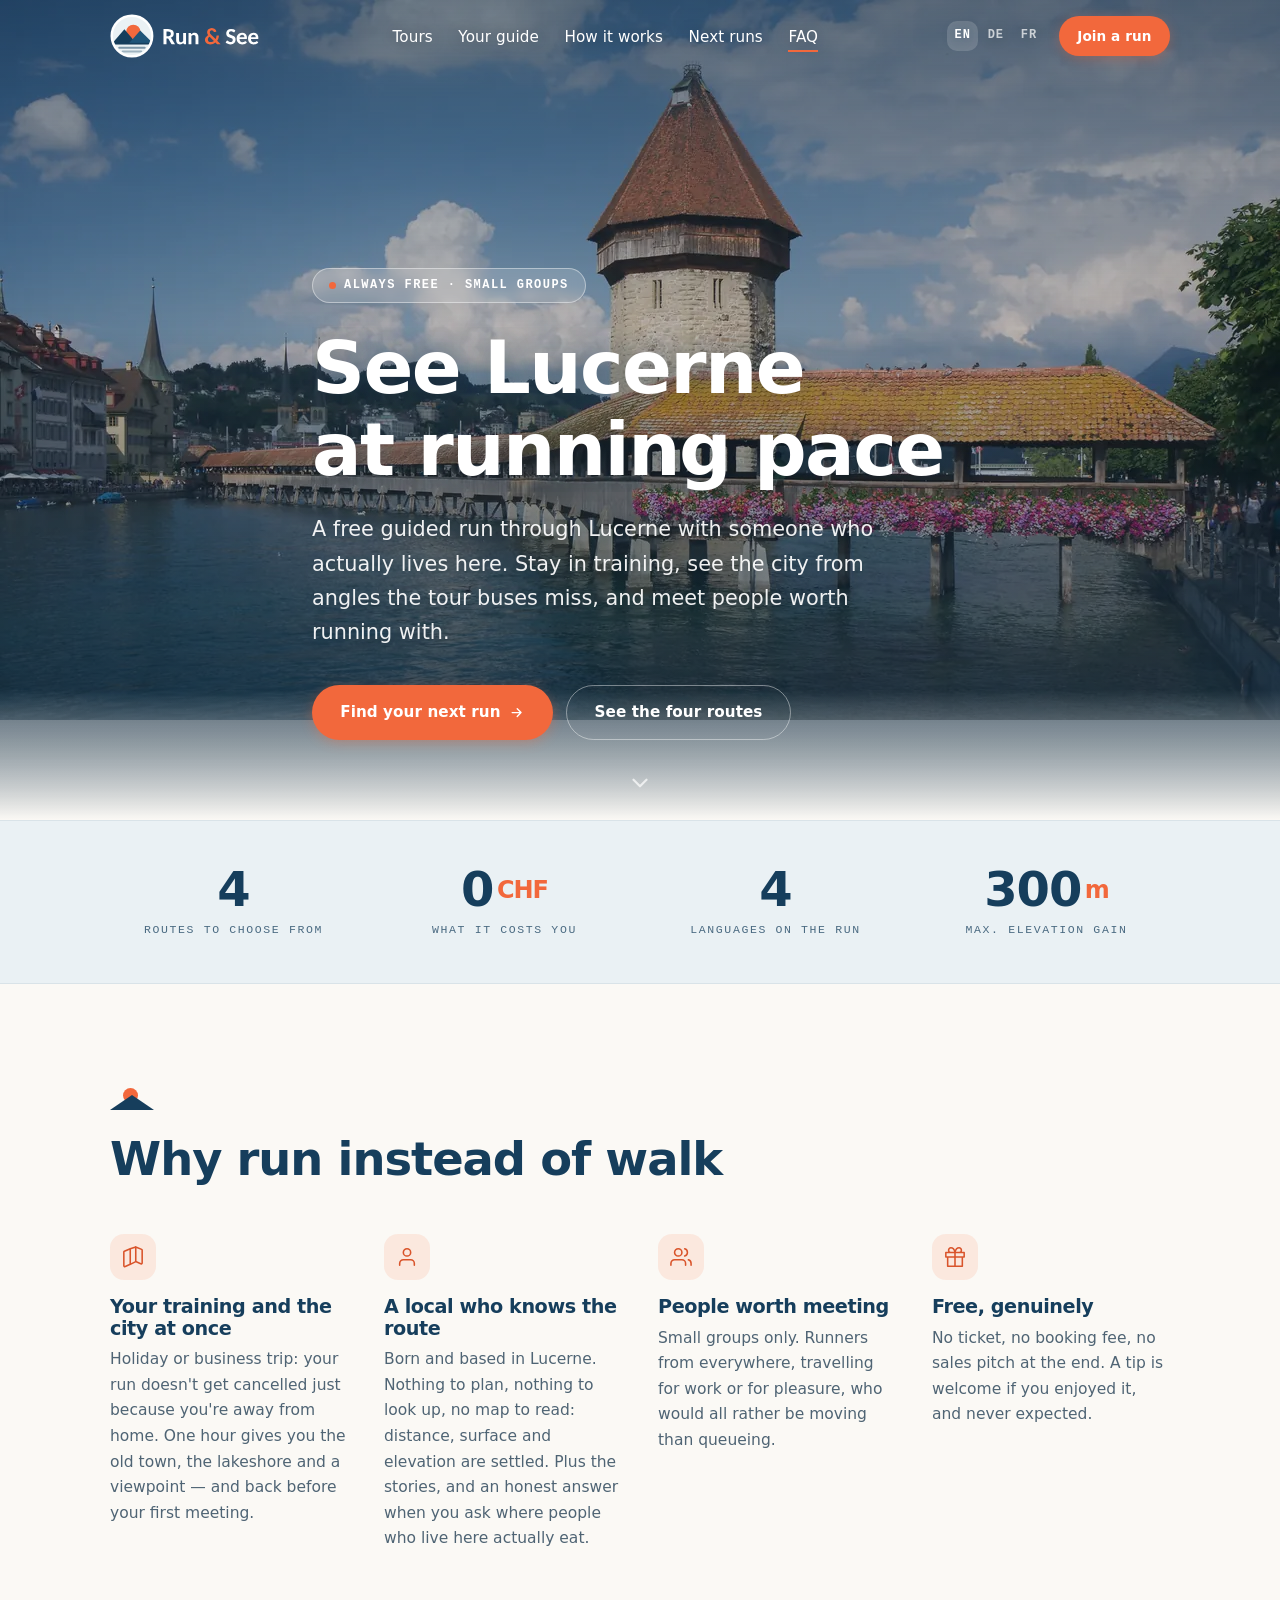
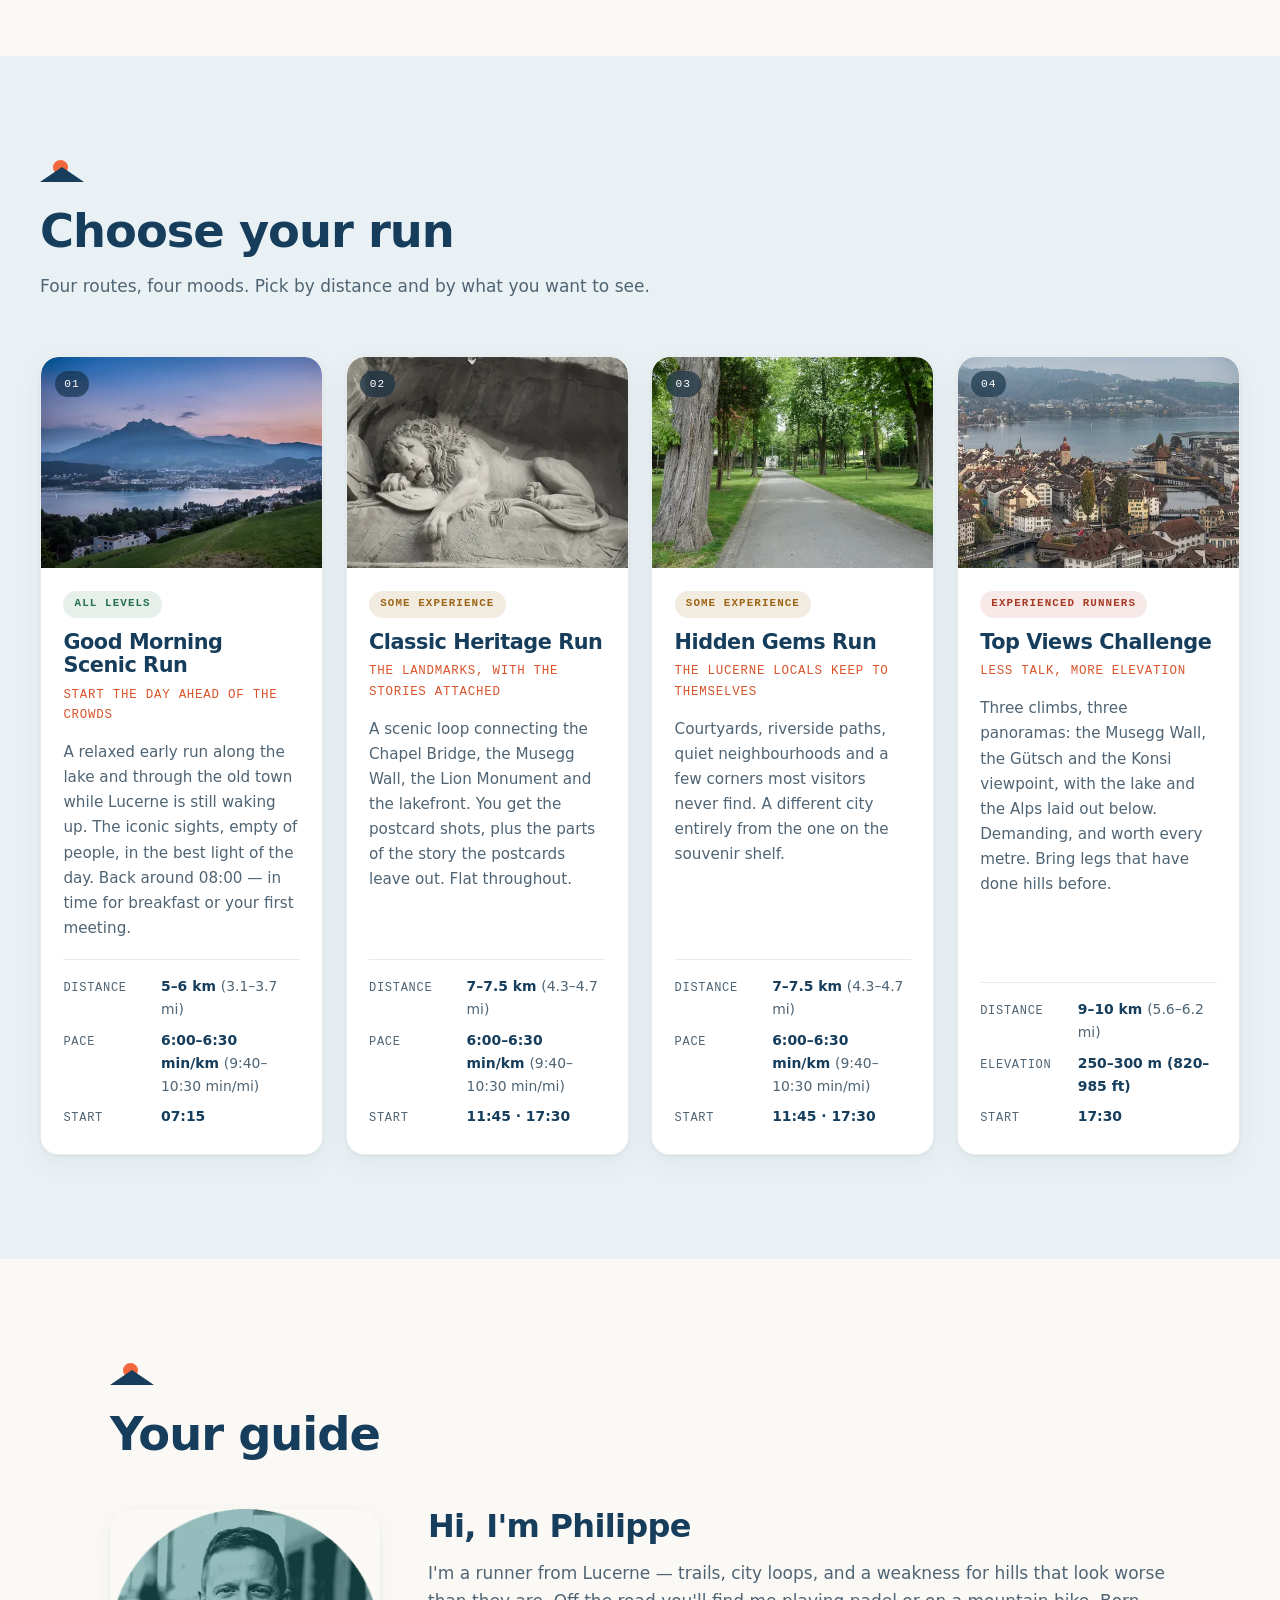
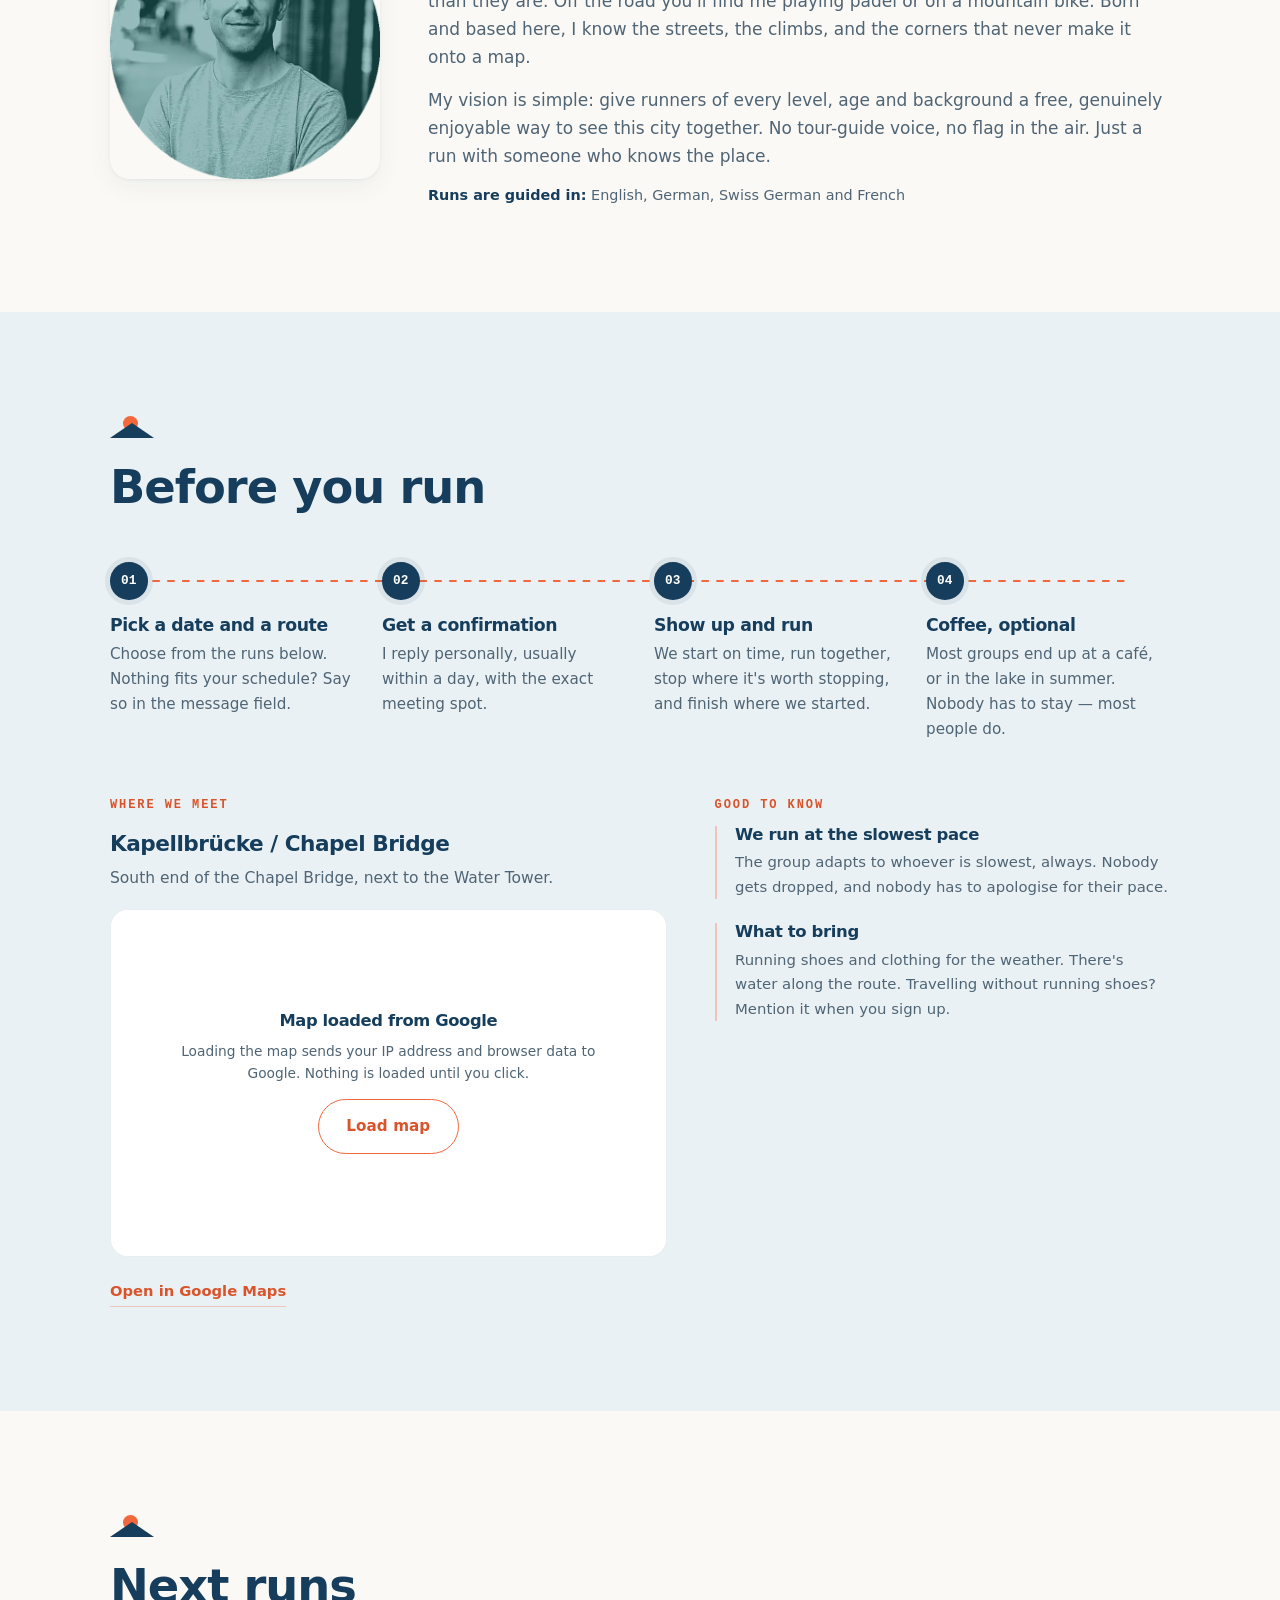
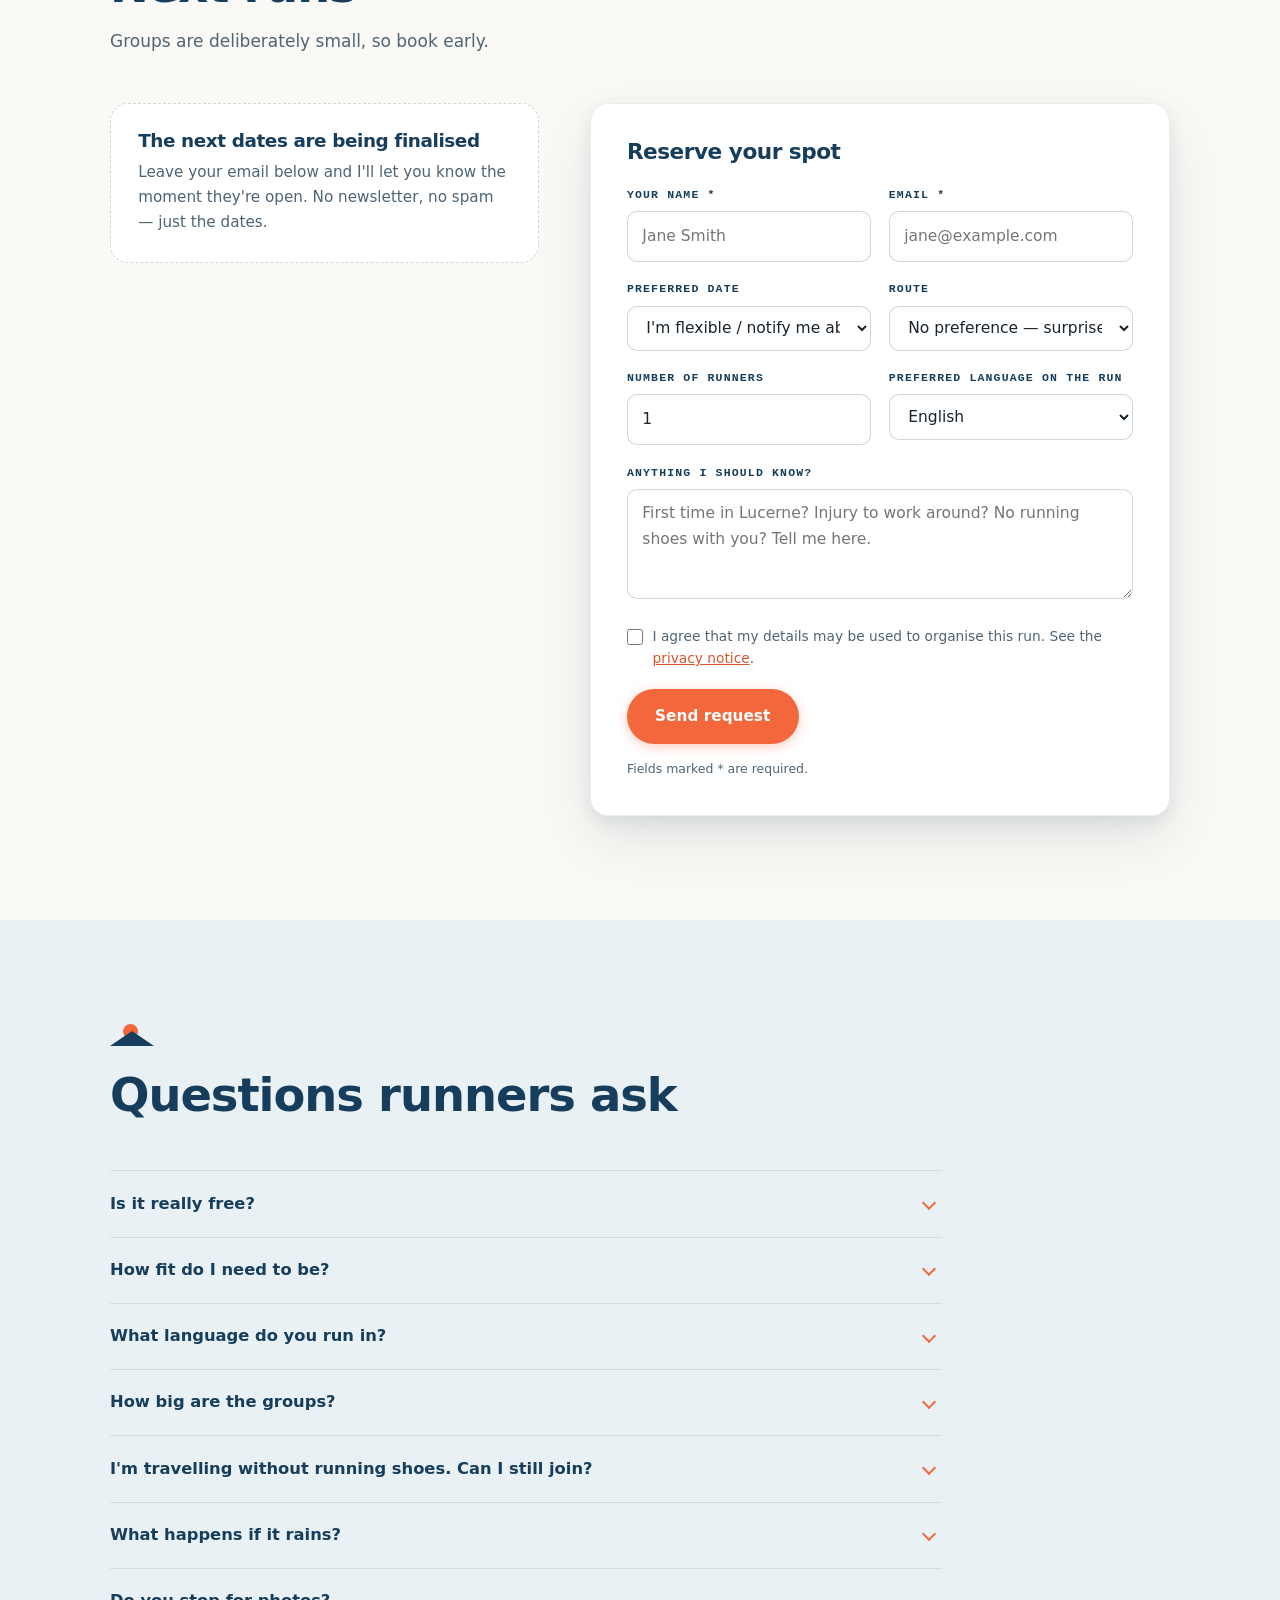
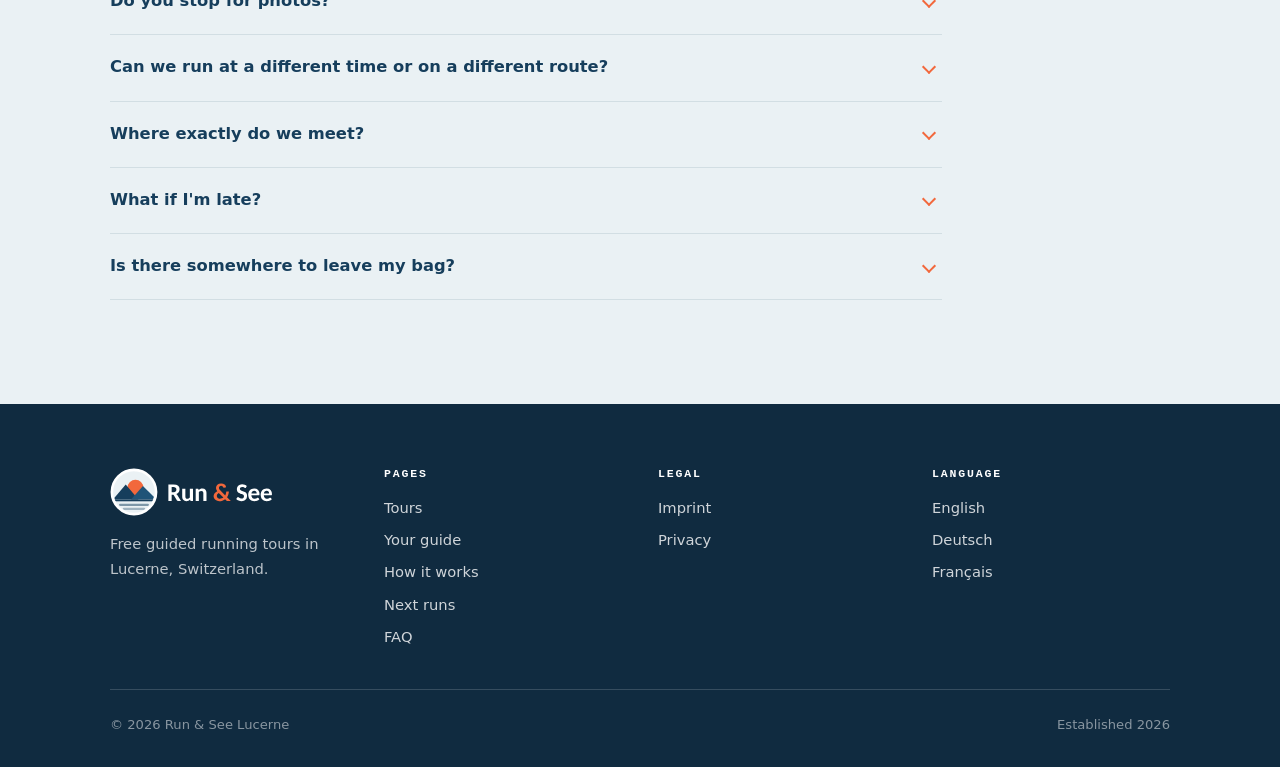
<file: index.html>
<!DOCTYPE html>
<html lang="en">
<head>
  <meta charset="utf-8" />
  <meta name="viewport" content="width=device-width, initial-scale=1" />
  <title>Free Running Tours in Lucerne | Run &amp; See</title>
  <meta name="description" content="Join a free guided running tour in Lucerne, Switzerland. Small groups, four routes, a local guide, no fee. Guided in English, German, Swiss German and French. All levels welcome." />
  <meta name="robots" content="index, follow, max-image-preview:large" />

  <link rel="canonical" href="https://www.runandsee.ch/" />
  <link rel="alternate" hreflang="en" href="https://www.runandsee.ch/" />
  <link rel="alternate" hreflang="de" href="https://www.runandsee.ch/de/" />
  <link rel="alternate" hreflang="fr" href="https://www.runandsee.ch/fr/" />
  <link rel="alternate" hreflang="x-default" href="https://www.runandsee.ch/" />

  <meta property="og:type" content="website" />
  <meta property="og:site_name" content="Run &amp; See Lucerne" />
  <meta property="og:locale" content="en_CH" />
  <meta property="og:url" content="https://www.runandsee.ch/" />
  <meta property="og:title" content="Free Running Tours in Lucerne | Run &amp; See" />
  <meta property="og:description" content="Join a free guided running tour in Lucerne, Switzerland. Small groups, four routes, a local guide, no fee. Guided in English, German, Swiss German and French. All levels welcome." />
  <meta property="og:image" content="https://www.runandsee.ch/assets/images/hero/luzern-kapellbruecke.jpg" />
  <meta property="og:image:width" content="1920" />
  <meta property="og:image:height" content="1080" />
  <meta property="og:image:alt" content="The Chapel Bridge and Water Tower over the river Reuss in Lucerne, with the Alps behind" />
  <meta name="twitter:card" content="summary_large_image" />
  <meta name="twitter:image" content="https://www.runandsee.ch/assets/images/hero/luzern-kapellbruecke.jpg" />
  <meta name="twitter:image:alt" content="The Chapel Bridge and Water Tower over the river Reuss in Lucerne, with the Alps behind" />

  <meta name="author" content="Run &amp; See Lucerne" />
  <meta name="geo.region" content="CH-LU" />
  <meta name="geo.placename" content="Luzern" />
  <meta name="geo.position" content="47.05174;8.30772" />
  <meta name="ICBM" content="47.05174, 8.30772" />
  <link rel="preload" as="image" fetchpriority="high"
        href="assets/images/hero/luzern-kapellbruecke.webp"
        imagesrcset="assets/images/hero/luzern-kapellbruecke-800.webp 800w, assets/images/hero/luzern-kapellbruecke-1280.webp 1280w, assets/images/hero/luzern-kapellbruecke.webp 1920w"
        imagesizes="100vw" type="image/webp" />

  <link rel="icon" type="image/svg+xml" href="assets/logos/horizont-mark.svg" />
  <meta name="theme-color" content="#163e5c" />

  <style>
/* ==========================================================================
   Run & See Lucerne — Basis-Stylesheet (Struktur, Layout, Komponenten)
   Enthält KEINE Farbwerte und keine Schriftnamen. Alles über Custom
   Properties, die das jeweilige Theme in src/themes/<name>.css setzt.
   build.py fügt Theme + Basis zusammen und bettet das Ergebnis ein.
   ========================================================================== */

*, *::before, *::after { box-sizing: border-box; }
* { margin: 0; padding: 0; }

html {
  scroll-behavior: smooth;
  scroll-padding-top: calc(var(--nav-h) + 12px);
  -webkit-text-size-adjust: 100%;
}

body {
  font-family: var(--font-body);
  background: var(--bg);
  color: var(--ink);
  line-height: 1.65;
  font-size: 1.0625rem;
  -webkit-font-smoothing: antialiased;
  overflow-x: hidden;
}

img, picture, svg, iframe { display: block; max-width: 100%; }
img { height: auto; }

h1, h2, h3, h4 {
  font-family: var(--font-display);
  color: var(--heading);
  line-height: var(--h-leading);
  font-weight: var(--h-weight);
  letter-spacing: var(--h-tracking);
  text-transform: var(--h-transform);
}

a { color: var(--link); }

:focus-visible {
  outline: 3px solid var(--focus);
  outline-offset: 3px;
  border-radius: 3px;
}

.wrap {
  width: 100%;
  max-width: var(--wrap);
  margin-inline: auto;
  padding-inline: clamp(1.25rem, 5vw, 2.5rem);
}

section { padding-block: var(--section-pad); position: relative; }
section.alt { background: var(--surface-alt); }
#hero { padding: 0; }

.section-head { max-width: 46rem; margin-bottom: clamp(2rem, 4vw, 3rem); }
.section-head h2 { font-size: var(--h2-size); }
.section-head p { margin-top: 0.9rem; color: var(--ink-soft); font-size: 1.0625rem; }

.rule { width: var(--rule-w); height: var(--rule-h); background: var(--accent); margin-bottom: 1.35rem; }

.eyebrow {
  font-family: var(--font-mono);
  font-size: 0.75rem;
  letter-spacing: 0.18em;
  text-transform: uppercase;
  font-weight: 600;
  color: var(--accent-ink);
  margin-bottom: 0.55rem;
}

/* ── Skip link ─────────────────────────────────────────────────────────── */
.skip-link {
  position: absolute; left: -9999px; top: 0; z-index: 2000;
  background: var(--heading); color: var(--on-dark);
  padding: 0.75rem 1.25rem; text-decoration: none;
}
.skip-link:focus { left: 0; }

/* ── Buttons ───────────────────────────────────────────────────────────── */
.btn {
  display: inline-flex; align-items: center; justify-content: center; gap: 0.55rem;
  font: inherit;
  font-family: var(--font-ui);
  font-weight: var(--btn-weight);
  font-size: var(--btn-size);
  letter-spacing: var(--btn-tracking);
  text-transform: var(--btn-transform);
  padding: var(--btn-pad);
  border-radius: var(--btn-radius);
  border: var(--btn-border) solid transparent;
  text-decoration: none; cursor: pointer;
  transition: transform 0.18s ease, background 0.2s ease, color 0.2s ease,
              box-shadow 0.2s ease, border-color 0.2s ease;
}
.btn svg { width: 1em; height: 1em; transition: transform 0.22s ease; }
.btn:hover svg { transform: translateX(3px); }
.btn:hover { transform: translateY(-2px); }
.btn:active { transform: translateY(0); }

.btn-primary { background: var(--accent); color: var(--on-accent); box-shadow: var(--shadow-btn); }
.btn-primary:hover { background: var(--accent-hover); }
.btn-primary:disabled { opacity: 0.6; cursor: progress; transform: none; }

.btn-ghost { background: transparent; color: var(--on-dark); border-color: var(--on-dark-line); }
.btn-ghost:hover { background: var(--on-dark-wash); }

.btn-outline { background: transparent; color: var(--accent-ink); border-color: var(--accent); }
.btn-outline:hover { background: var(--accent-tint); }

/* ── Navbar ────────────────────────────────────────────────────────────── */
#navbar {
  position: fixed; inset: 0 0 auto 0; z-index: 1000; height: var(--nav-h);
  display: flex; align-items: center;
  transition: background 0.25s ease, box-shadow 0.25s ease, height 0.25s ease;
}
#navbar .wrap { display: flex; align-items: center; justify-content: space-between; gap: 1rem; }
#navbar.scrolled {
  background: var(--nav-bg-scrolled);
  backdrop-filter: blur(12px);
  box-shadow: var(--nav-shadow);
}

.nav-logo { display: flex; align-items: center; text-decoration: none; flex-shrink: 0; }
.nav-logo img { height: var(--logo-h); width: auto; }
.logo-dark { display: none; }
#navbar.scrolled .logo-light { display: none; }
#navbar.scrolled .logo-dark { display: block; }

.nav-links { display: flex; align-items: center; gap: 1.6rem; list-style: none; }
.nav-links a {
  position: relative;
  font-family: var(--font-ui);
  color: var(--on-dark); text-decoration: none;
  font-size: var(--nav-size); font-weight: 500;
  letter-spacing: var(--nav-tracking); text-transform: var(--nav-transform);
  padding-block: 0.4rem;
  text-shadow: var(--on-image-shadow);
}
.nav-links a::after {
  content: ""; position: absolute; left: 0; right: 0; bottom: 0;
  height: 2px; background: var(--accent);
  transform: scaleX(0); transform-origin: left;
  transition: transform 0.25s ease;
}
.nav-links a:hover::after, .nav-links a.active::after { transform: scaleX(1); }
#navbar.scrolled .nav-links a { color: var(--ink); text-shadow: none; }

.nav-right { display: flex; align-items: center; gap: 0.9rem; flex-shrink: 0; }

.lang-switch { display: flex; align-items: center; gap: 0.15rem; }
.lang-switch a {
  font-family: var(--font-mono);
  font-size: 0.75rem; font-weight: 600; letter-spacing: 0.08em;
  text-decoration: none; color: var(--on-dark); opacity: 0.7;
  padding: 0.3rem 0.45rem; border-radius: var(--radius-sm);
  text-shadow: var(--on-image-shadow);
  transition: opacity 0.2s ease, background 0.2s ease;
}
#navbar.scrolled .lang-switch a { color: var(--ink); text-shadow: none; }
.lang-switch a:hover { opacity: 1; }
.lang-switch a[aria-current="true"] { opacity: 1; background: var(--on-dark-wash); }
#navbar.scrolled .lang-switch a[aria-current="true"] { background: var(--accent-tint); color: var(--accent-ink); }

.nav-cta { display: none; }

.hamburger {
  display: none; background: none; border: 0; cursor: pointer;
  width: 42px; height: 42px; padding: 9px; border-radius: var(--radius-sm);
}
.hamburger span {
  display: block; height: 2px; background: var(--on-dark); border-radius: 2px;
  transition: transform 0.25s ease, opacity 0.2s ease, background 0.25s ease;
}
.hamburger span + span { margin-top: 5px; }
#navbar.scrolled .hamburger span { background: var(--ink); }
.hamburger[aria-expanded="true"] span:nth-child(1) { transform: translateY(7px) rotate(45deg); }
.hamburger[aria-expanded="true"] span:nth-child(2) { opacity: 0; }
.hamburger[aria-expanded="true"] span:nth-child(3) { transform: translateY(-7px) rotate(-45deg); }

@media (min-width: 981px) {
  .nav-cta { display: inline-flex; padding: 0.5rem 1.1rem; font-size: 0.85rem; }
}
@media (max-width: 980px) {
  .hamburger { display: block; }
  .nav-links {
    position: fixed; inset: var(--nav-h) 0 auto 0;
    flex-direction: column; align-items: stretch; gap: 0;
    background: var(--surface); border-bottom: 1px solid var(--line);
    box-shadow: var(--shadow-md);
    padding: 0.5rem 0 1rem;
    /* visibility zusätzlich, damit nichts hervorlugt und die Links im
       geschlossenen Zustand nicht per Tab erreichbar sind */
    transform: translateY(-101%); visibility: hidden;
    transition: transform 0.3s cubic-bezier(0.4, 0, 0.2, 1), visibility 0s linear 0.3s;
  }
  .nav-links.open { transform: translateY(0); visibility: visible; transition-delay: 0s, 0s; }
  .nav-links a {
    display: block;                     /* volle Zeilenbreite statt Textbreite */
    color: var(--ink) !important; text-shadow: none;
    padding: 0.9rem clamp(1.25rem, 5vw, 2.5rem);
    border-bottom: 1px solid var(--line);
  }
  .nav-links li:last-child a { border-bottom: 0; }
  .nav-links a::after { display: none; }
  /* Solange das Menü offen ist, braucht die Leiste einen deckenden Grund */
  #navbar.menu-open { background: var(--surface); box-shadow: var(--nav-shadow); }
  #navbar.menu-open .nav-logo .logo-light { display: none; }
  #navbar.menu-open .nav-logo .logo-dark { display: block; }
  #navbar.menu-open .lang-switch a { color: var(--ink); text-shadow: none; }
  #navbar.menu-open .hamburger span { background: var(--ink); }
}

/* ── Hero ──────────────────────────────────────────────────────────────── */
#hero {
  position: relative; min-height: min(92svh, 820px);
  display: flex; align-items: flex-end;
  color: var(--on-dark); isolation: isolate; overflow: hidden;
}
.hero-media { position: absolute; inset: 0; z-index: -2; }
.hero-media img { width: 100%; height: 100%; object-fit: cover; object-position: center 45%; }
.hero-media::after { content: ""; position: absolute; inset: 0; background: var(--hero-scrim); }
.hero-inner { padding-block: clamp(6rem, 14vw, 8rem) clamp(3.5rem, 8vw, 5rem); max-width: 46rem; position: relative; }

.hero-badge {
  display: inline-flex; align-items: center; gap: 0.5rem;
  font-family: var(--font-mono);
  background: var(--on-dark-wash); border: 1px solid var(--on-dark-line);
  backdrop-filter: blur(6px);
  padding: 0.4rem 1rem; border-radius: var(--badge-radius);
  font-size: 0.75rem; font-weight: 600; letter-spacing: 0.12em; text-transform: uppercase;
  margin-bottom: 1.5rem;
}
.hero-badge .dot {
  width: 7px; height: 7px; border-radius: 50%; background: var(--accent);
  animation: pulse 2.4s ease-in-out infinite;
}
@keyframes pulse { 0%, 100% { opacity: 1; transform: scale(1); } 50% { opacity: 0.45; transform: scale(0.8); } }

#hero h1 { color: var(--on-dark); font-size: var(--h1-size); text-shadow: var(--on-image-shadow-lg); }
#hero h1 .line { display: block; overflow: hidden; }
#hero h1 .line > span { display: block; }
.hero-lead {
  margin-top: 1.3rem; font-size: clamp(1.05rem, 2.2vw, 1.3rem);
  color: var(--on-dark-soft); text-shadow: var(--on-image-shadow); max-width: 38rem;
}
.hero-actions { margin-top: 2.2rem; display: flex; flex-wrap: wrap; gap: 0.85rem; }
.hero-cue {
  position: absolute; left: 50%; bottom: 1.5rem; translate: -50% 0;
  width: 26px; height: 26px; opacity: 0.7;
  animation: cue 2.6s ease-in-out infinite;
}
.hero-cue svg { width: 100%; height: 100%; stroke: var(--on-dark); }
@keyframes cue { 0%, 100% { transform: translateY(0); } 50% { transform: translateY(7px); } }

/* ── Kennzahlenband ────────────────────────────────────────────────────── */
.stats { background: var(--stats-bg); color: var(--stats-ink); padding-block: clamp(2rem, 4vw, 2.75rem); }
.stats-grid { display: grid; gap: 1.5rem; grid-template-columns: repeat(auto-fit, minmax(140px, 1fr)); text-align: center; }
.stat b {
  display: block; font-family: var(--font-display);
  font-size: clamp(2rem, 5vw, 3rem); line-height: 1;
  font-weight: var(--h-weight); letter-spacing: var(--h-tracking);
  color: var(--stats-num);
}
.stat > span {
  display: block; margin-top: 0.45rem; font-family: var(--font-mono);
  font-size: 0.72rem; letter-spacing: 0.14em; text-transform: uppercase; opacity: 0.75;
}
.stat b .unit { font-size: 0.5em; margin-left: 0.15em; vertical-align: 0.35em; }

/* ── Value props ───────────────────────────────────────────────────────── */
.value-grid { display: grid; gap: clamp(1.5rem, 3vw, 2.25rem); grid-template-columns: repeat(auto-fit, minmax(230px, 1fr)); }
.value-item h3 { font-size: 1.2rem; margin-bottom: 0.5rem; }
.value-item p { color: var(--ink-soft); font-size: 0.97rem; }
.value-icon {
  width: 46px; height: 46px; border-radius: var(--icon-radius);
  background: var(--accent-tint); color: var(--accent-ink);
  display: grid; place-items: center; margin-bottom: 1rem;
  transition: transform 0.25s ease, background 0.25s ease;
}
.value-item:hover .value-icon { transform: translateY(-3px); background: var(--accent); color: var(--on-accent); }
.value-icon svg { width: 22px; height: 22px; }

/* ── Touren-Karussell ──────────────────────────────────────────────────── */
.carousel { position: relative; }
.carousel-track {
  display: grid; grid-auto-flow: column;
  /* feste Spaltenbreite, damit die Karten NICHT zusammenschrumpfen —
     nur so entsteht überhaupt ein scrollbares Karussell.
     Die Werte sind so gewählt, dass die nächste Karte immer angeschnitten
     sichtbar bleibt — sonst wirkt das Karussell wie eine vollständige Liste. */
  grid-auto-columns: min(82%, 330px);
  gap: 1.5rem;
  overflow-x: auto; overscroll-behavior-x: contain;
  scroll-snap-type: x mandatory;
  padding-block: 0.5rem 1.25rem;
  scrollbar-width: none;
}
.carousel-track::-webkit-scrollbar { display: none; }
@media (min-width: 700px)  { .carousel-track { grid-auto-columns: calc(46% - 0.75rem); } }
@media (min-width: 1000px) { .carousel-track { grid-auto-columns: calc(31% - 1rem); } }

/* Ab dieser Breite passen alle vier Touren nebeneinander — dann ist auf den
   ersten Blick sichtbar, wie viele es sind, und das Karussell entfällt. */
@media (min-width: 1180px) {
  #tours > .wrap { max-width: 1300px; }
  #tours .carousel-track {
    grid-auto-columns: minmax(0, 1fr);
    overflow-x: visible; scroll-snap-type: none;
    gap: 1.4rem; padding-bottom: 0;
  }
  /* Höhere Spezifität als die .carousel-controls-Regel weiter unten */
  #tours .carousel-controls { display: none; }
}

.tour-card {
  scroll-snap-align: start;
  background: var(--card-bg); border: var(--card-border);
  border-radius: var(--radius); overflow: hidden;
  display: flex; flex-direction: column;
  box-shadow: var(--shadow-sm);
  transition: transform 0.28s ease, box-shadow 0.28s ease;
}
.tour-card:hover { transform: translateY(-5px); box-shadow: var(--shadow-md); }
.tour-media { position: relative; overflow: hidden; }
.tour-media img { width: 100%; aspect-ratio: 4 / 3; object-fit: cover; transition: transform 0.7s cubic-bezier(0.2, 0.7, 0.3, 1); }
.tour-card:hover .tour-media img { transform: scale(1.06); }
.tour-index {
  position: absolute; top: 0.85rem; left: 0.85rem;
  font-family: var(--font-mono); font-size: 0.7rem; letter-spacing: 0.1em;
  background: var(--index-bg); color: var(--index-ink);
  padding: 0.25rem 0.6rem; border-radius: var(--badge-radius);
  backdrop-filter: blur(6px);
}
.tour-body { padding: 1.4rem 1.4rem 1.6rem; display: flex; flex-direction: column; flex: 1; }
.tour-card h3 { font-size: 1.3rem; }
.tour-tagline { color: var(--accent-ink); font-family: var(--font-mono); font-size: 0.78rem; letter-spacing: 0.06em; text-transform: uppercase; margin-top: 0.45rem; }
.tour-desc { margin-top: 0.9rem; font-size: 0.95rem; color: var(--ink-soft); flex: 1; }

.badge {
  align-self: flex-start; font-family: var(--font-mono);
  font-size: 0.68rem; font-weight: 700; letter-spacing: 0.1em; text-transform: uppercase;
  padding: 0.3rem 0.7rem; border-radius: var(--badge-radius); margin-bottom: 0.8rem;
}
.badge-green  { background: var(--green-bg); color: var(--green); }
.badge-orange { background: var(--amber-bg); color: var(--amber); }
.badge-red    { background: var(--rust-bg);  color: var(--rust); }

.tour-facts { margin-top: 1.15rem; border-top: 1px solid var(--line); padding-top: 0.95rem; display: grid; gap: 0.45rem; }
.tour-fact { display: flex; gap: 0.6rem; align-items: baseline; font-size: 0.87rem; }
.tour-fact dt { color: var(--ink-soft); min-width: 5.5rem; flex-shrink: 0; font-family: var(--font-mono); font-size: 0.75rem; letter-spacing: 0.06em; text-transform: uppercase; }
.tour-fact dd { font-weight: 600; color: var(--heading); }
.tour-fact .alt { font-weight: 400; color: var(--ink-soft); }

.carousel-controls { display: flex; align-items: center; justify-content: space-between; gap: 1rem; margin-top: 0.5rem; }
.carousel-nav { display: flex; align-items: center; gap: 1rem; }
.carousel-count { font-family: var(--font-mono); font-size: 0.8rem; letter-spacing: 0.06em; color: var(--ink-soft); }
.carousel-count b { color: var(--heading); font-size: 1rem; }
.carousel-count span { margin-left: 0.15rem; }
.carousel-dots { display: flex; gap: 0.4rem; }
.carousel-dots button {
  width: 28px; height: 4px; border: 0; padding: 0; cursor: pointer;
  background: var(--line-strong); border-radius: 2px;
  transition: background 0.25s ease, width 0.25s ease;
}
.carousel-dots button[aria-current="true"] { background: var(--accent); width: 44px; }
.carousel-arrows { display: flex; gap: 0.5rem; }
.carousel-arrows button {
  width: 42px; height: 42px; border-radius: var(--btn-radius);
  border: 1.5px solid var(--line-strong); background: transparent; color: var(--heading);
  display: grid; place-items: center; cursor: pointer;
  transition: background 0.2s ease, border-color 0.2s ease, color 0.2s ease, opacity 0.2s ease;
}
.carousel-arrows button:hover:not(:disabled) { background: var(--accent); border-color: var(--accent); color: var(--on-accent); }
.carousel-arrows button:disabled { opacity: 0.3; cursor: default; }
.carousel-arrows svg { width: 17px; height: 17px; }

/* ── Ablauf mit Verbindungslinie ───────────────────────────────────────── */
.steps-wrap { position: relative; }
.steps-line { position: absolute; inset: 1.15rem 0 auto 0; height: 2px; pointer-events: none; display: none; }
@media (min-width: 860px) { .steps-line { display: block; } }
.steps-line svg { width: 100%; height: 2px; overflow: visible; }
.steps-line path { stroke: var(--accent); stroke-width: 2; stroke-dasharray: 7 7; fill: none; stroke-dashoffset: var(--dash, 2000); transition: stroke-dashoffset 1.8s ease-out; }
.steps { display: grid; gap: 1.75rem; grid-template-columns: repeat(auto-fit, minmax(210px, 1fr)); counter-reset: step; position: relative; }
.step { padding-top: 3.4rem; position: relative; }
.step::before {
  counter-increment: step; content: counter(step, decimal-leading-zero);
  position: absolute; top: 0; left: 0;
  width: 2.35rem; height: 2.35rem; border-radius: var(--step-radius);
  background: var(--step-bg); color: var(--step-ink);
  display: grid; place-items: center;
  font-family: var(--font-mono); font-size: 0.8rem; font-weight: 700;
}
.step h3 { font-size: 1.08rem; margin-bottom: 0.4rem; }
.step p { font-size: 0.95rem; color: var(--ink-soft); }

/* ── Runs + Formular ───────────────────────────────────────────────────── */
.join-layout { display: grid; gap: clamp(2rem, 4vw, 3.5rem); grid-template-columns: 1fr; }
@media (min-width: 920px) { .join-layout { grid-template-columns: 0.85fr 1.15fr; align-items: start; } }

.countdown { background: var(--dark-panel); color: var(--on-dark); border-radius: var(--radius); padding: 1.6rem; margin-bottom: 1.5rem; }
.countdown-label { font-family: var(--font-mono); font-size: 0.7rem; letter-spacing: 0.16em; text-transform: uppercase; opacity: 0.7; }
.countdown-run { font-family: var(--font-display); font-size: 1.35rem; margin-top: 0.4rem; letter-spacing: var(--h-tracking); }
.countdown-clock { display: flex; gap: 1.4rem; margin-top: 1.1rem; }
.countdown-clock div { text-align: center; }
.countdown-clock b { display: block; font-family: var(--font-display); font-size: 2rem; line-height: 1; color: var(--accent); }
.countdown-clock span { font-family: var(--font-mono); font-size: 0.65rem; letter-spacing: 0.12em; text-transform: uppercase; opacity: 0.7; }

.run-list { display: grid; gap: 0.75rem; }
.run-item {
  background: var(--card-bg); border: var(--card-border); border-left: 3px solid var(--accent);
  border-radius: var(--radius-sm); padding: 0.95rem 1.15rem;
  display: flex; justify-content: space-between; align-items: center; gap: 1rem; flex-wrap: wrap;
  transition: transform 0.2s ease, border-left-width 0.2s ease;
}
.run-item:hover { transform: translateX(3px); }
.run-when { font-weight: 600; color: var(--heading); }
.run-what { font-size: 0.87rem; color: var(--ink-soft); }
.run-time { font-family: var(--font-display); font-size: 1.2rem; color: var(--accent-ink); background: var(--accent-tint); border-radius: var(--radius-sm); padding: 0.2rem 0.7rem; }

.run-note { font-size: 0.87rem; color: var(--ink-soft); margin-top: 0.85rem; line-height: 1.5; }
.run-empty { background: var(--card-bg); border: 1px dashed var(--line-strong); border-radius: var(--radius); padding: 1.7rem; }
.run-empty h3 { font-size: 1.15rem; margin-bottom: 0.5rem; }
.run-empty p { font-size: 0.95rem; color: var(--ink-soft); }

.form-card { background: var(--card-bg); border: var(--card-border); border-radius: var(--radius); padding: clamp(1.4rem, 3vw, 2.25rem); box-shadow: var(--shadow-sm); }
.form-card h3 { font-size: 1.35rem; margin-bottom: 1.3rem; }

.field { margin-bottom: 1.1rem; }
.field-row { display: grid; gap: 1.1rem; grid-template-columns: 1fr; }
@media (min-width: 560px) { .field-row { grid-template-columns: 1fr 1fr; } }
.field label, .fieldset-label {
  display: block; font-family: var(--font-mono);
  font-size: 0.72rem; font-weight: 600; letter-spacing: 0.1em; text-transform: uppercase;
  color: var(--heading); margin-bottom: 0.45rem;
}
.field input, .field select, .field textarea {
  width: 100%; font: inherit; font-size: 0.97rem; color: var(--ink);
  padding: 0.72rem 0.9rem;
  border: 1px solid var(--line-strong); border-radius: var(--radius-sm);
  background: var(--input-bg);
  transition: border-color 0.18s ease, box-shadow 0.18s ease;
}
.field textarea { min-height: 110px; resize: vertical; }
.field input:focus, .field select:focus, .field textarea:focus {
  border-color: var(--accent); box-shadow: 0 0 0 3px var(--accent-tint); outline: none;
}
.chip-row { display: flex; flex-wrap: wrap; gap: 0.5rem; }
.chip input { position: absolute; opacity: 0; pointer-events: none; }
.chip span {
  display: inline-block; cursor: pointer;
  border: 1px solid var(--line-strong); border-radius: var(--btn-radius);
  padding: 0.42rem 0.95rem; font-size: 0.88rem;
  transition: all 0.18s ease;
}
.chip span:hover { border-color: var(--accent); }
.chip input:checked + span { background: var(--accent); color: var(--on-accent); border-color: var(--accent); }
.chip input:focus-visible + span { outline: 3px solid var(--focus); outline-offset: 2px; }

.consent { display: flex; gap: 0.6rem; align-items: flex-start; font-size: 0.86rem; color: var(--ink-soft); margin-bottom: 1.2rem; }
.consent input { margin-top: 0.28rem; flex-shrink: 0; width: 1rem; height: 1rem; accent-color: var(--accent); }
.required-note { font-size: 0.78rem; color: var(--ink-soft); margin-top: 0.9rem; }

.form-status { margin-top: 1rem; padding: 0.9rem 1.1rem; border-radius: var(--radius-sm); font-size: 0.92rem; display: none; }
.form-status.ok   { display: block; background: var(--green-bg); color: var(--green); }
.form-status.fail { display: block; background: var(--rust-bg);  color: var(--rust); }
.hp { position: absolute; width: 1px; height: 1px; overflow: hidden; clip-path: inset(50%); white-space: nowrap; }

/* ── Gut zu wissen ─────────────────────────────────────────────────────── */
.know-grid { display: grid; gap: 1.5rem; grid-template-columns: 1fr; }
.know-item { border-left: 2px solid var(--accent-line); padding-left: 1.15rem; transition: border-color 0.25s ease; }
.know-item:hover { border-left-color: var(--accent); }
.know-item h4 { font-size: 1.03rem; margin-bottom: 0.35rem; }
.know-item p { font-size: 0.93rem; color: var(--ink-soft); }

/* ── Ablauf: Treffpunkt und Hinweise nebeneinander ────────────────────── */
.practical {
  margin-top: clamp(2.5rem, 5vw, 3.5rem);
  display: grid; gap: clamp(1.75rem, 4vw, 3rem);
  grid-template-columns: 1fr; align-items: start;
}
@media (min-width: 900px) { .practical { grid-template-columns: 1.1fr 0.9fr; } }

.subhead {
  font-family: var(--font-mono); font-size: 0.75rem; font-weight: 600;
  letter-spacing: 0.16em; text-transform: uppercase;
  color: var(--accent-ink); margin-bottom: 0.9rem;
}
.meet-address { color: var(--ink-soft); margin-bottom: 1.1rem; font-size: 0.97rem; }
.meet-address strong {
  display: block; font-family: var(--font-display); font-size: 1.35rem;
  color: var(--heading); margin-bottom: 0.25rem; letter-spacing: var(--h-tracking);
}
.map-shell { position: relative; aspect-ratio: 16 / 10; border-radius: var(--radius); overflow: hidden; border: var(--card-border); background: var(--surface); }
.map-shell iframe { width: 100%; height: 100%; border: 0; }
.map-consent { position: absolute; inset: 0; display: grid; place-content: center; text-align: center; gap: 0.55rem; padding: 1.75rem; background: var(--surface); }
.map-consent h4 { font-size: 1.02rem; }
.map-consent p { font-size: 0.86rem; color: var(--ink-soft); max-width: 28rem; }
.map-consent .btn { justify-self: center; margin-top: 0.3rem; }

/* ── Guide ─────────────────────────────────────────────────────────────── */
.about-layout { display: grid; gap: clamp(1.75rem, 4vw, 3rem); grid-template-columns: 1fr; align-items: start; }
@media (min-width: 780px) { .about-layout { grid-template-columns: 270px 1fr; } }
.about-photo-wrap { position: relative; }
.about-photo { border-radius: var(--photo-radius); box-shadow: var(--shadow-sm); width: 100%; }
.about-layout h3 { font-size: clamp(1.5rem, 3vw, 2rem); margin-bottom: 0.9rem; }
.about-layout p + p { margin-top: 0.9rem; }
.about-layout p { color: var(--ink-soft); }
.about-meta { margin-top: 1.5rem; font-size: 0.9rem; color: var(--ink-soft); }
.about-meta b { color: var(--heading); }
.ig-link {
  display: inline-flex; align-items: center; gap: 0.5rem; margin-top: 1.4rem;
  font-family: var(--font-ui); font-weight: 600; font-size: 0.92rem;
  color: var(--accent-ink); text-decoration: none;
  border-bottom: 1.5px solid var(--accent-line); padding-bottom: 2px;
  transition: border-color 0.2s ease;
}
.ig-link:hover { border-bottom-color: var(--accent); }
.ig-link svg { width: 17px; height: 17px; }

/* ── FAQ ───────────────────────────────────────────────────────────────── */
.faq-list { max-width: 52rem; border-top: 1px solid var(--line); }
.faq-item { border-bottom: 1px solid var(--line); }
.faq-item summary {
  list-style: none; cursor: pointer; padding: 1.2rem 2.5rem 1.2rem 0; position: relative;
  font-weight: 600; color: var(--heading); font-size: 1.02rem;
  transition: color 0.2s ease;
}
.faq-item summary::-webkit-details-marker { display: none; }
.faq-item summary::after {
  content: ""; position: absolute; right: 0.5rem; top: 50%;
  width: 10px; height: 10px; margin-top: -6px;
  border-right: 2px solid var(--accent); border-bottom: 2px solid var(--accent);
  transform: rotate(45deg); transition: transform 0.25s ease;
}
.faq-item[open] summary::after { transform: rotate(-135deg); margin-top: -2px; }
.faq-item summary:hover { color: var(--accent-ink); }
.faq-answer-wrap { display: grid; grid-template-rows: 0fr; transition: grid-template-rows 0.3s ease; }
.faq-item[open] .faq-answer-wrap { grid-template-rows: 1fr; }
.faq-answer { overflow: hidden; }
.faq-answer p { padding: 0 2.5rem 1.4rem 0; color: var(--ink-soft); font-size: 0.97rem; }

/* ── Sticky CTA (mobil) ────────────────────────────────────────────────── */
.sticky-cta {
  position: fixed; left: 0; right: 0; bottom: 0; z-index: 900;
  background: var(--surface); border-top: 1px solid var(--line);
  padding: 0.7rem clamp(1rem, 5vw, 1.5rem);
  display: flex; align-items: center; justify-content: space-between; gap: 1rem;
  transform: translateY(110%); transition: transform 0.3s ease;
  box-shadow: 0 -4px 20px rgb(0 0 0 / 0.08);
}
.sticky-cta.show { transform: translateY(0); }
.sticky-cta-text { font-family: var(--font-mono); font-size: 0.72rem; letter-spacing: 0.1em; text-transform: uppercase; color: var(--ink-soft); }
.sticky-cta .btn { padding: 0.6rem 1.2rem; font-size: 0.85rem; }
@media (min-width: 981px) { .sticky-cta { display: none; } }

/* ── Footer ────────────────────────────────────────────────────────────── */
footer { background: var(--footer-bg); color: var(--footer-ink); padding-block: clamp(2.75rem, 6vw, 4rem) 2rem; font-size: 0.92rem; }
.footer-grid { display: grid; gap: 2.25rem; grid-template-columns: repeat(auto-fit, minmax(180px, 1fr)); }
.footer-brand img { height: 48px; width: auto; margin-bottom: 1rem; }
.footer-brand p { max-width: 22rem; }
footer h4 { color: var(--footer-head); font-family: var(--font-mono); font-size: 0.72rem; letter-spacing: 0.16em; text-transform: uppercase; margin-bottom: 0.9rem; font-weight: 600; }
footer ul { list-style: none; display: grid; gap: 0.5rem; }
footer a { color: var(--footer-link); text-decoration: none; transition: color 0.2s ease; }
footer a:hover { color: var(--footer-head); text-decoration: underline; text-underline-offset: 3px; }
.footer-bottom {
  margin-top: 2.5rem; padding-top: 1.5rem; border-top: 1px solid var(--footer-line);
  display: flex; flex-wrap: wrap; gap: 0.75rem 1.5rem; justify-content: space-between;
  font-size: 0.82rem; color: var(--footer-muted);
}

/* ── Rechtsseite ───────────────────────────────────────────────────────── */
.legal-page main { padding-top: calc(var(--nav-h) + 2.5rem); padding-bottom: 4rem; background: var(--surface); }
.legal-body { max-width: 46rem; }
.legal-body h1 { font-size: clamp(2rem, 5vw, 2.75rem); margin-bottom: 2rem; }
.legal-body h2 { font-size: 1.5rem; margin-top: 2.75rem; margin-bottom: 0.9rem; }
.legal-body h3 { font-size: 1.05rem; margin-top: 1.6rem; margin-bottom: 0.35rem; }
.legal-body p, .legal-body address { color: var(--ink-soft); font-style: normal; }
.legal-body p + p { margin-top: 0.8rem; }
.legal-back { display: inline-block; margin-bottom: 1.5rem; font-size: 0.9rem; }
.legal-page #navbar { background: var(--surface); box-shadow: 0 1px 0 var(--line); }
.legal-page #navbar .nav-links a, .legal-page #navbar .lang-switch a { color: var(--ink); text-shadow: none; }
.legal-page #navbar .hamburger span { background: var(--ink); }
.legal-page .logo-light { display: none; }
.legal-page .logo-dark { display: block; }

/* ── Scroll-Reveal ─────────────────────────────────────────────────────── */
.reveal { opacity: 0; transform: translateY(18px); transition: opacity 0.65s ease, transform 0.65s cubic-bezier(0.2, 0.7, 0.3, 1); }
.reveal.in { opacity: 1; transform: none; }
.reveal-d1 { transition-delay: 0.09s; }
.reveal-d2 { transition-delay: 0.18s; }
.reveal-d3 { transition-delay: 0.27s; }

/* ── Bewegung reduzieren ───────────────────────────────────────────────── */
@media (prefers-reduced-motion: reduce) {
  html { scroll-behavior: auto; }
  *, *::before, *::after {
    animation-duration: 0.01ms !important; animation-iteration-count: 1 !important;
    transition-duration: 0.01ms !important; scroll-behavior: auto !important;
  }
  .reveal { opacity: 1; transform: none; }
  .btn:hover, .tour-card:hover, .run-item:hover { transform: none; }
  .hero-cue { animation: none; }
  .hero-media img { animation: none !important; }
}

/* ── Bildnachweis im Impressum ─────────────────────────────────────────── */
.legal-body .credits { list-style: none; display: grid; gap: 0.5rem; margin-top: 0.6rem; }
.legal-body .credits li { color: var(--ink-soft); font-size: 0.93rem; padding-left: 1rem; border-left: 2px solid var(--accent-line); }
.legal-body code { font-family: var(--font-mono); font-size: 0.85em; background: var(--surface-alt); padding: 0.1em 0.35em; border-radius: 3px; }

/* ==========================================================================
   THEME 01 — HORIZONT
   Weiterentwicklung der Logo-Option „Horizont" (Sonne, Berge, Spiegelung).
   Ruhig, warm, weich gerundet. Navy als Fundament, Orange als Sonne,
   Eisblau als Wasser. Grosszügiger Weissraum, Verläufe statt harter Kanten.
   ========================================================================== */

:root {
  /* Markenfarben aus der Logo-Vorlage */
  --navy:        #163e5c;
  --navy-deep:   #102b40;
  --navy-mid:    #1f5478;
  --sun:         #f2683c;
  --sun-deep:    #d9542b;
  --ice:         #eaf1f4;
  --ice-deep:    #d7e4ea;
  --sand:        #fbf9f5;

  /* Flächen */
  --bg:          var(--sand);
  --surface:     #ffffff;
  --surface-alt: var(--ice);
  --card-bg:     #ffffff;
  --card-border: 1px solid rgb(22 62 92 / 0.09);
  --input-bg:    #ffffff;
  --dark-panel:  linear-gradient(150deg, var(--navy) 0%, var(--navy-deep) 100%);

  /* Text */
  --ink:         #17242e;
  --ink-soft:    #4f6474;
  --heading:     var(--navy);
  --link:        var(--sun-deep);

  /* Akzent */
  --accent:       var(--sun);
  --accent-hover: var(--sun-deep);
  --accent-ink:   var(--sun-deep);
  --accent-tint:  rgb(242 104 60 / 0.12);
  --accent-line:  rgb(242 104 60 / 0.32);
  --on-accent:    #ffffff;
  --focus:        var(--navy-mid);

  /* Auf Bild / dunklem Grund */
  --on-dark:       #ffffff;
  --on-dark-soft:  rgb(255 255 255 / 0.93);
  --on-dark-muted: rgb(255 255 255 / 0.72);
  --on-dark-line:  rgb(255 255 255 / 0.42);
  --on-dark-wash:  rgb(255 255 255 / 0.16);
  --on-image-shadow:    0 1px 14px rgb(16 43 64 / 0.42);
  --on-image-shadow-lg: 0 2px 30px rgb(16 43 64 / 0.42);
  --hero-scrim: linear-gradient(180deg,
                  rgb(16 43 64 / 0.60) 0%,
                  rgb(16 43 64 / 0.28) 40%,
                  rgb(16 43 64 / 0.55) 74%,
                  rgb(16 43 64 / 0.92) 100%);

  /* Linien */
  --line:        rgb(22 62 92 / 0.11);
  --line-strong: rgb(22 62 92 / 0.2);

  /* Statusfarben */
  --green: #24704a;  --green-bg: rgb(36 112 74 / 0.11);
  --amber: #9c6413;  --amber-bg: rgb(156 100 19 / 0.13);
  --rust:  #a83a25;  --rust-bg:  rgb(168 58 37 / 0.11);

  /* Typografie
     Space Grotesk aus der Logo-Vorlage lässt sich nur selbst gehostet
     einbinden. Bis dahin: geometrisch wirkende Systemschriften. */
  --font-display: "Avenir Next", Avenir, "Segoe UI Variable Display", "Segoe UI",
                  system-ui, -apple-system, "Helvetica Neue", Arial, sans-serif;
  --font-body:    "Avenir Next", Avenir, "Segoe UI", system-ui, -apple-system,
                  "Helvetica Neue", Arial, sans-serif;
  --font-ui:      var(--font-body);
  --font-mono:    ui-monospace, "SF Mono", "Cascadia Mono", "Segoe UI Mono",
                  "Roboto Mono", Menlo, Consolas, monospace;

  --h-leading:   1.12;
  --h-weight:    700;
  --h-tracking:  -0.022em;
  --h-transform: none;
  --h1-size: clamp(2.5rem, 7.5vw, 4.6rem);
  --h2-size: clamp(1.9rem, 4.6vw, 2.9rem);

  /* Formen — Horizont ist rund */
  --radius:        18px;
  --radius-sm:     10px;
  --badge-radius:  999px;
  --icon-radius:   14px;
  --step-radius:   50%;
  --photo-radius:  20px;
  --btn-radius:    999px;

  /* Buttons */
  --btn-weight:    600;
  --btn-size:      0.95rem;
  --btn-tracking:  0.005em;
  --btn-transform: none;
  --btn-pad:       0.88rem 1.7rem;
  --btn-border:    1.5px;

  /* Navigation */
  --nav-h:          72px;
  --logo-h:         44px;
  --nav-size:       0.95rem;
  --nav-tracking:   0.005em;
  --nav-transform:  none;
  --nav-bg-scrolled: #fbf9f5;
  --nav-shadow:     0 1px 0 var(--line), 0 8px 28px rgb(22 62 92 / 0.07);

  /* Bänder */
  --stats-bg:  var(--ice);
  --stats-ink: var(--navy);
  --stats-num: var(--navy);
  --step-bg:  var(--navy);
  --step-ink: #ffffff;
  --index-bg:  rgb(16 43 64 / 0.62);
  --index-ink: #ffffff;

  /* Footer */
  --footer-bg:    var(--navy-deep);
  --footer-ink:   rgb(255 255 255 / 0.72);
  --footer-head:  #ffffff;
  --footer-link:  rgb(255 255 255 / 0.8);
  --footer-line:  rgb(255 255 255 / 0.16);
  --footer-muted: rgb(255 255 255 / 0.5);

  /* Raster */
  --wrap: 1140px;
  --section-pad: clamp(3.75rem, 8.5vw, 6.5rem);
  --rule-w: 0; --rule-h: 0;

  --shadow-sm: 0 1px 3px rgb(22 62 92 / 0.06), 0 8px 24px rgb(22 62 92 / 0.06);
  --shadow-md: 0 6px 16px rgb(22 62 92 / 0.09), 0 24px 56px rgb(22 62 92 / 0.11);
  --shadow-btn: 0 3px 12px rgb(242 104 60 / 0.32);
}

/* ── Sonnen-Berg-Motiv statt Strich als Sektionsmarke ─────────────────── */
.rule {
  width: 44px; height: 22px; background: none; position: relative; margin-bottom: 1.5rem;
}
.rule::before {
  content: ""; position: absolute; left: 13px; top: 0;
  width: 15px; height: 15px; border-radius: 50%; background: var(--sun);
}
.rule::after {
  content: ""; position: absolute; left: 0; bottom: 0;
  width: 0; height: 0;
  border-left: 22px solid transparent; border-right: 22px solid transparent;
  border-bottom: 15px solid var(--navy);
}

/* ── Hero: sehr langsamer Zoom, weicher Horizont-Verlauf unten ────────── */
.hero-media img { animation: horizont-zoom 26s ease-out forwards; }
@keyframes horizont-zoom { from { transform: scale(1.07); } to { transform: scale(1); } }

#hero::after {
  content: ""; position: absolute; left: 0; right: 0; bottom: 0; height: 130px;
  background: linear-gradient(180deg, transparent, var(--sand));
  pointer-events: none; z-index: -1;
}

.hero-badge { border-radius: 999px; }

/* ── Weiche Wellenlinie als Sektionsübergang ──────────────────────────── */
.wave { display: block; width: 100%; height: 46px; }
.wave path { fill: var(--surface-alt); }
.wave.to-surface path { fill: var(--surface); }
.wave.to-bg path { fill: var(--bg); }

/* ── Kennzahlen: Eisblau mit feiner Trennung ──────────────────────────── */
.stats { border-block: 1px solid rgb(22 62 92 / 0.08); }
.stat b { color: var(--navy); }
.stat b .unit { color: var(--sun); }

/* ── Karten: sanfte Rundung, Bild oben abgerundet ─────────────────────── */
.tour-card { border-radius: var(--radius); }
.tour-media { border-radius: var(--radius) var(--radius) 0 0; }

/* ── Ablauf: Kreise mit Ring ──────────────────────────────────────────── */
.step::before { box-shadow: 0 0 0 5px rgb(22 62 92 / 0.08); }

/* ── Formularkarte leicht angehoben ───────────────────────────────────── */
.form-card { box-shadow: var(--shadow-md); }

  </style>
  <script type="application/ld+json">
{
  "@context": "https://schema.org",
  "@graph": [
    {
      "@type": "ImageObject",
      "@id": "https://www.runandsee.ch/#logo",
      "url": "https://www.runandsee.ch/assets/logos/horizont-lockup-dark.svg",
      "contentUrl": "https://www.runandsee.ch/assets/logos/horizont-lockup-dark.svg",
      "width": 223,
      "height": 64,
      "caption": "Run & See Lucerne"
    },
    {
      "@type": "ImageObject",
      "@id": "https://www.runandsee.ch/#heroimage",
      "url": "https://www.runandsee.ch/assets/images/hero/luzern-kapellbruecke.jpg",
      "contentUrl": "https://www.runandsee.ch/assets/images/hero/luzern-kapellbruecke.jpg",
      "width": 1920,
      "height": 1080,
      "caption": "The Chapel Bridge and Water Tower over the river Reuss in Lucerne, with the Alps behind"
    },
    {
      "@type": [
        "LocalBusiness",
        "SportsActivityLocation"
      ],
      "@id": "https://www.runandsee.ch/#business",
      "name": "Run & See Lucerne",
      "alternateName": "Run & See",
      "description": "Join a free guided running tour in Lucerne, Switzerland. Small groups, four routes, a local guide, no fee. Guided in English, German, Swiss German and French. All levels welcome.",
      "slogan": "See Lucerne at running pace",
      "url": "https://www.runandsee.ch/",
      "image": {
        "@id": "https://www.runandsee.ch/#heroimage"
      },
      "logo": {
        "@id": "https://www.runandsee.ch/#logo"
      },
      "sameAs": [],
      "email": "philippe@runandsee.ch",
      "founder": {
        "@id": "https://www.runandsee.ch/#guide"
      },
      "foundingDate": "2026",
      "address": {
        "@type": "PostalAddress",
        "addressLocality": "Luzern",
        "addressRegion": "LU",
        "addressCountry": "CH"
      },
      "geo": {
        "@type": "GeoCoordinates",
        "latitude": 47.05174,
        "longitude": 8.30772
      },
      "areaServed": [
        {
          "@type": "City",
          "name": "Lucerne"
        },
        {
          "@type": "AdministrativeArea",
          "name": "Central Switzerland"
        }
      ],
      "knowsLanguage": [
        "en",
        "de",
        "gsw",
        "fr"
      ],
      "availableLanguage": [
        "en",
        "de",
        "gsw",
        "fr"
      ],
      "isAccessibleForFree": true,
      "priceRange": "Free",
      "currenciesAccepted": "CHF",
      "keywords": "running tour Lucerne, guided run Lucerne, free running tour Switzerland, sightseeing run Lucerne, Lauftour Luzern, running with a local Lucerne",
      "hasOfferCatalog": {
        "@id": "https://www.runandsee.ch/#tours"
      },
      "potentialAction": {
        "@type": "ReserveAction",
        "name": "Reserve your spot",
        "target": "https://www.runandsee.ch/#join"
      }
    },
    {
      "@type": "OfferCatalog",
      "@id": "https://www.runandsee.ch/#tours",
      "name": "Choose your run",
      "numberOfItems": 4,
      "itemListElement": [
        {
          "@type": "Offer",
          "position": 1,
          "price": "0",
          "priceCurrency": "CHF",
          "availability": "https://schema.org/InStock",
          "url": "https://www.runandsee.ch/#tour-morning",
          "itemOffered": {
            "@id": "https://www.runandsee.ch/#tour-morning"
          }
        },
        {
          "@type": "Offer",
          "position": 2,
          "price": "0",
          "priceCurrency": "CHF",
          "availability": "https://schema.org/InStock",
          "url": "https://www.runandsee.ch/#tour-heritage",
          "itemOffered": {
            "@id": "https://www.runandsee.ch/#tour-heritage"
          }
        },
        {
          "@type": "Offer",
          "position": 3,
          "price": "0",
          "priceCurrency": "CHF",
          "availability": "https://schema.org/InStock",
          "url": "https://www.runandsee.ch/#tour-hidden",
          "itemOffered": {
            "@id": "https://www.runandsee.ch/#tour-hidden"
          }
        },
        {
          "@type": "Offer",
          "position": 4,
          "price": "0",
          "priceCurrency": "CHF",
          "availability": "https://schema.org/InStock",
          "url": "https://www.runandsee.ch/#tour-views",
          "itemOffered": {
            "@id": "https://www.runandsee.ch/#tour-views"
          }
        }
      ]
    },
    {
      "@type": "WebSite",
      "@id": "https://www.runandsee.ch/#website",
      "url": "https://www.runandsee.ch/",
      "name": "Run & See Lucerne",
      "inLanguage": [
        "en",
        "de",
        "gsw",
        "fr"
      ],
      "publisher": {
        "@id": "https://www.runandsee.ch/#business"
      }
    },
    {
      "@type": "WebPage",
      "@id": "https://www.runandsee.ch/#webpage",
      "url": "https://www.runandsee.ch/",
      "name": "Free Running Tours in Lucerne | Run & See",
      "description": "Join a free guided running tour in Lucerne, Switzerland. Small groups, four routes, a local guide, no fee. Guided in English, German, Swiss German and French. All levels welcome.",
      "inLanguage": "en",
      "isPartOf": {
        "@id": "https://www.runandsee.ch/#website"
      },
      "about": {
        "@id": "https://www.runandsee.ch/#business"
      },
      "primaryImageOfPage": {
        "@id": "https://www.runandsee.ch/#heroimage"
      },
      "significantLink": "https://www.runandsee.ch/#join"
    },
    {
      "@type": "Person",
      "@id": "https://www.runandsee.ch/#guide",
      "name": "Philippe",
      "jobTitle": "Your guide",
      "description": "I'm a runner from Lucerne — trails, city loops, and a weakness for hills that look worse than they are. Off the road you'll find me playing padel or on a mountain bike. Born and based here, I know the streets, the climbs, and the corners that never make it onto a map.",
      "knowsLanguage": [
        "en",
        "de",
        "gsw",
        "fr"
      ],
      "homeLocation": {
        "@type": "City",
        "name": "Lucerne"
      },
      "worksFor": {
        "@id": "https://www.runandsee.ch/#business"
      }
    },
    {
      "@type": "FAQPage",
      "@id": "https://www.runandsee.ch/#faq",
      "inLanguage": "en",
      "isPartOf": {
        "@id": "https://www.runandsee.ch/#webpage"
      },
      "mainEntity": [
        {
          "@type": "Question",
          "name": "Is it really free?",
          "acceptedAnswer": {
            "@type": "Answer",
            "text": "Yes. No fee, no deposit, no ticket. Run & See started as a way to share the city, not as a business. If you enjoyed the run, a tip at the end is welcome — but it's entirely your call, and nobody is treated differently for not tipping."
          }
        },
        {
          "@type": "Question",
          "name": "How fit do I need to be?",
          "acceptedAnswer": {
            "@type": "Answer",
            "text": "For the Good Morning Scenic Run, being comfortable over 5–6 km at a pace where you can still talk is enough. Heritage and Hidden Gems suit runners who train regularly. The Top Views Challenge climbs 250–300 m and is for experienced runners only. Whichever you pick, the group runs at the pace of the slowest person."
          }
        },
        {
          "@type": "Question",
          "name": "What language do you run in?",
          "acceptedAnswer": {
            "@type": "Answer",
            "text": "English, German, Swiss German or French — whichever suits the group. Mixed groups usually end up in English. Tell me your preference when you sign up."
          }
        },
        {
          "@type": "Question",
          "name": "How big are the groups?",
          "acceptedAnswer": {
            "@type": "Answer",
            "text": "Small on purpose — usually a handful of runners. It keeps the group together at traffic lights and makes conversation possible. It's also why booking early matters."
          }
        },
        {
          "@type": "Question",
          "name": "I'm travelling without running shoes. Can I still join?",
          "acceptedAnswer": {
            "@type": "Answer",
            "text": "Possibly. Mention it in the message field when you sign up and I'll see what I can organise in common sizes. No promises, but it's worth asking."
          }
        },
        {
          "@type": "Question",
          "name": "What happens if it rains?",
          "acceptedAnswer": {
            "@type": "Answer",
            "text": "We always run. Lucerne gets warmer every year, but it also has more rainy days than most Swiss cities. Our skin is waterproof. Only thunder or ice stops us, and then you'll hear from me."
          }
        },
        {
          "@type": "Question",
          "name": "Do you stop for photos?",
          "acceptedAnswer": {
            "@type": "Answer",
            "text": "Yes. Every route has planned stops at the best viewpoints, and pausing for a photo is never a problem. This is a run through a city, not a time trial."
          }
        },
        {
          "@type": "Question",
          "name": "Can we run at a different time or on a different route?",
          "acceptedAnswer": {
            "@type": "Answer",
            "text": "Often, yes. Use the message field to tell me what you have in mind. Early mornings, lunch breaks and evenings all work; groups arriving together can usually get a dedicated slot."
          }
        },
        {
          "@type": "Question",
          "name": "Where exactly do we meet?",
          "acceptedAnswer": {
            "@type": "Answer",
            "text": "At the Chapel Bridge in the centre of Lucerne, at the southern end next to the Water Tower — ten minutes on foot from the main station. You'll get the exact spot and a map link with your confirmation."
          }
        },
        {
          "@type": "Question",
          "name": "What if I'm late?",
          "acceptedAnswer": {
            "@type": "Answer",
            "text": "Please be on time. I'm Swiss. We wait five minutes, then we run."
          }
        },
        {
          "@type": "Question",
          "name": "Is there somewhere to leave my bag?",
          "acceptedAnswer": {
            "@type": "Answer",
            "text": "Not at the meeting point. Come with as little as you can, or use the lockers at Lucerne main station on your way."
          }
        }
      ]
    },
    {
      "@type": "TouristTrip",
      "@id": "https://www.runandsee.ch/#tour-morning",
      "name": "Good Morning Scenic Run",
      "alternateName": "Start the day ahead of the crowds",
      "description": "A relaxed early run along the lake and through the old town while Lucerne is still waking up. The iconic sights, empty of people, in the best light of the day. Back around 08:00 — in time for breakfast or your first meeting.",
      "url": "https://www.runandsee.ch/#tour-morning",
      "inLanguage": "en",
      "provider": {
        "@id": "https://www.runandsee.ch/#business"
      },
      "image": "https://www.runandsee.ch/assets/images/tours/tour-morning-run.jpg",
      "touristType": [
        "Runners",
        "Active travellers",
        "Business travellers"
      ],
      "isAccessibleForFree": true,
      "additionalProperty": [
        {
          "@type": "PropertyValue",
          "name": "Distance",
          "value": "5–6 km"
        },
        {
          "@type": "PropertyValue",
          "name": "Pace",
          "value": "6:00–6:30 min/km"
        },
        {
          "@type": "PropertyValue",
          "name": "Start times",
          "value": "07:15"
        },
        {
          "@type": "PropertyValue",
          "name": "Level",
          "value": "All levels"
        }
      ],
      "itinerary": {
        "@type": "Place",
        "name": "Kapellbrücke / Chapel Bridge",
        "address": {
          "@type": "PostalAddress",
          "addressLocality": "Luzern",
          "addressCountry": "CH"
        },
        "geo": {
          "@type": "GeoCoordinates",
          "latitude": 47.05174,
          "longitude": 8.30772
        }
      },
      "offers": {
        "@type": "Offer",
        "price": "0",
        "priceCurrency": "CHF",
        "availability": "https://schema.org/InStock",
        "url": "https://www.runandsee.ch/#join"
      }
    },
    {
      "@type": "TouristTrip",
      "@id": "https://www.runandsee.ch/#tour-heritage",
      "name": "Classic Heritage Run",
      "alternateName": "The landmarks, with the stories attached",
      "description": "A scenic loop connecting the Chapel Bridge, the Musegg Wall, the Lion Monument and the lakefront. You get the postcard shots, plus the parts of the story the postcards leave out. Flat throughout.",
      "url": "https://www.runandsee.ch/#tour-heritage",
      "inLanguage": "en",
      "provider": {
        "@id": "https://www.runandsee.ch/#business"
      },
      "image": "https://www.runandsee.ch/assets/images/tours/tour-heritage.jpg",
      "touristType": [
        "Runners",
        "Active travellers",
        "Business travellers"
      ],
      "isAccessibleForFree": true,
      "additionalProperty": [
        {
          "@type": "PropertyValue",
          "name": "Distance",
          "value": "7–7.5 km"
        },
        {
          "@type": "PropertyValue",
          "name": "Pace",
          "value": "6:00–6:30 min/km"
        },
        {
          "@type": "PropertyValue",
          "name": "Start times",
          "value": "11:45, 17:30"
        },
        {
          "@type": "PropertyValue",
          "name": "Level",
          "value": "Some experience"
        }
      ],
      "itinerary": {
        "@type": "Place",
        "name": "Kapellbrücke / Chapel Bridge",
        "address": {
          "@type": "PostalAddress",
          "addressLocality": "Luzern",
          "addressCountry": "CH"
        },
        "geo": {
          "@type": "GeoCoordinates",
          "latitude": 47.05174,
          "longitude": 8.30772
        }
      },
      "offers": {
        "@type": "Offer",
        "price": "0",
        "priceCurrency": "CHF",
        "availability": "https://schema.org/InStock",
        "url": "https://www.runandsee.ch/#join"
      }
    },
    {
      "@type": "TouristTrip",
      "@id": "https://www.runandsee.ch/#tour-hidden",
      "name": "Hidden Gems Run",
      "alternateName": "The Lucerne locals keep to themselves",
      "description": "Courtyards, riverside paths, quiet neighbourhoods and a few corners most visitors never find. A different city entirely from the one on the souvenir shelf.",
      "url": "https://www.runandsee.ch/#tour-hidden",
      "inLanguage": "en",
      "provider": {
        "@id": "https://www.runandsee.ch/#business"
      },
      "image": "https://www.runandsee.ch/assets/images/tours/tour-hidden-gems.jpg",
      "touristType": [
        "Runners",
        "Active travellers",
        "Business travellers"
      ],
      "isAccessibleForFree": true,
      "additionalProperty": [
        {
          "@type": "PropertyValue",
          "name": "Distance",
          "value": "7–7.5 km"
        },
        {
          "@type": "PropertyValue",
          "name": "Pace",
          "value": "6:00–6:30 min/km"
        },
        {
          "@type": "PropertyValue",
          "name": "Start times",
          "value": "11:45, 17:30"
        },
        {
          "@type": "PropertyValue",
          "name": "Level",
          "value": "Some experience"
        }
      ],
      "itinerary": {
        "@type": "Place",
        "name": "Kapellbrücke / Chapel Bridge",
        "address": {
          "@type": "PostalAddress",
          "addressLocality": "Luzern",
          "addressCountry": "CH"
        },
        "geo": {
          "@type": "GeoCoordinates",
          "latitude": 47.05174,
          "longitude": 8.30772
        }
      },
      "offers": {
        "@type": "Offer",
        "price": "0",
        "priceCurrency": "CHF",
        "availability": "https://schema.org/InStock",
        "url": "https://www.runandsee.ch/#join"
      }
    },
    {
      "@type": "TouristTrip",
      "@id": "https://www.runandsee.ch/#tour-views",
      "name": "Top Views Challenge",
      "alternateName": "Less talk, more elevation",
      "description": "Three climbs, three panoramas: the Musegg Wall, the Gütsch and the Konsi viewpoint, with the lake and the Alps laid out below. Demanding, and worth every metre. Bring legs that have done hills before.",
      "url": "https://www.runandsee.ch/#tour-views",
      "inLanguage": "en",
      "provider": {
        "@id": "https://www.runandsee.ch/#business"
      },
      "image": "https://www.runandsee.ch/assets/images/tours/tour-top-views.jpg",
      "touristType": [
        "Runners",
        "Active travellers",
        "Business travellers"
      ],
      "isAccessibleForFree": true,
      "additionalProperty": [
        {
          "@type": "PropertyValue",
          "name": "Distance",
          "value": "9–10 km"
        },
        {
          "@type": "PropertyValue",
          "name": "Elevation gain",
          "value": "250–300 m (820–985 ft)"
        },
        {
          "@type": "PropertyValue",
          "name": "Start times",
          "value": "17:30"
        },
        {
          "@type": "PropertyValue",
          "name": "Level",
          "value": "Experienced runners"
        }
      ],
      "itinerary": {
        "@type": "Place",
        "name": "Kapellbrücke / Chapel Bridge",
        "address": {
          "@type": "PostalAddress",
          "addressLocality": "Luzern",
          "addressCountry": "CH"
        },
        "geo": {
          "@type": "GeoCoordinates",
          "latitude": 47.05174,
          "longitude": 8.30772
        }
      },
      "offers": {
        "@type": "Offer",
        "price": "0",
        "priceCurrency": "CHF",
        "availability": "https://schema.org/InStock",
        "url": "https://www.runandsee.ch/#join"
      }
    }
  ]
}
  </script>
</head>
<body>
<a class="skip-link" href="#main">Skip to main content</a>
<nav id="navbar" aria-label="Main navigation">
  <div class="wrap">
    <a class="nav-logo" href="index.html" aria-label="Run &amp; See Lucerne">
      <img class="logo-light" src="assets/logos/horizont-lockup-light.svg" alt="Run &amp; See Lucerne"
           width="223" height="64" />
      <img class="logo-dark" src="assets/logos/horizont-lockup-dark.svg" alt="" aria-hidden="true"
           width="223" height="64" />
    </a>
    <ul class="nav-links" id="navLinks">
        <li><a href="index.html#tours">Tours</a></li>
        <li><a href="index.html#about">Your guide</a></li>
        <li><a href="index.html#how">How it works</a></li>
        <li><a href="index.html#join">Next runs</a></li>
        <li><a href="index.html#faq">FAQ</a></li>
    </ul>
    <div class="nav-right">
      <div class="lang-switch" role="group" aria-label="Choose language">
          <a href="index.html" hreflang="en" lang="en" aria-current="true">EN</a>
          <a href="de/index.html" hreflang="de" lang="de">DE</a>
          <a href="fr/index.html" hreflang="fr" lang="fr">FR</a>
      </div>
      <a class="btn btn-primary nav-cta" href="index.html#join">Join a run</a>
      <button class="hamburger" id="hamburger" type="button"
              aria-label="Open menu" aria-controls="navLinks" aria-expanded="false">
        <span></span><span></span><span></span>
      </button>
    </div>
  </div>
</nav>
<main id="main">
<section id="hero">
  <div class="hero-media">
    <picture>
      <!-- srcset mit Breitenangaben statt media-Queries: nur so trifft der
           Browser dieselbe Wahl wie der Preload im head, sonst wird das Bild
           zweimal geladen. -->
      <source type="image/webp" sizes="100vw"
              srcset="assets/images/hero/luzern-kapellbruecke-800.webp 800w,
                      assets/images/hero/luzern-kapellbruecke-1280.webp 1280w,
                      assets/images/hero/luzern-kapellbruecke.webp 1920w" />
      <img src="assets/images/hero/luzern-kapellbruecke.jpg" alt="The Chapel Bridge and Water Tower over the river Reuss in Lucerne, with the Alps behind"
           sizes="100vw"
           srcset="assets/images/hero/luzern-kapellbruecke-800.jpg 800w,
                   assets/images/hero/luzern-kapellbruecke-1280.jpg 1280w,
                   assets/images/hero/luzern-kapellbruecke.jpg 1920w"
           width="1920" height="1080" fetchpriority="high" decoding="async" />
    </picture>
  </div>
  <div class="wrap hero-inner">
    <p class="hero-badge"><span class="dot" aria-hidden="true"></span>Always free · Small groups</p>
    <h1>
      <span class="line"><span>See Lucerne</span></span>
      <span class="line"><span>at running pace</span></span>
    </h1>
    <p class="hero-lead">A free guided run through Lucerne with someone who actually lives here. Stay in training, see the city from angles the tour buses miss, and meet people worth running with.</p>
    <div class="hero-actions">
      <a class="btn btn-primary" href="#join">Find your next run<svg viewBox="0 0 24 24" fill="none" stroke="currentColor" stroke-width="2.2" stroke-linecap="round" stroke-linejoin="round" aria-hidden="true"><path d="M5 12h14M13 6l6 6-6 6"/></svg></a>
      <a class="btn btn-ghost" href="#tours">See the four routes</a>
    </div>
  </div>
  <div class="hero-cue" aria-hidden="true"><svg viewBox="0 0 24 24" fill="none" stroke-width="2" stroke-linecap="round" stroke-linejoin="round" aria-hidden="true"><path d="M6 9l6 6 6-6"/></svg></div>
</section>
<section class="stats" aria-label="Tours">
  <div class="wrap">
    <div class="stats-grid">
      <div class="stat reveal">
        <b><span class="count" data-to="4">0</span></b>
        <span>Routes to choose from</span>
      </div>
      <div class="stat reveal">
        <b><span class="count" data-to="0">0</span><span class="unit">CHF</span></b>
        <span>What it costs you</span>
      </div>
      <div class="stat reveal">
        <b><span class="count" data-to="4">0</span></b>
        <span>Languages on the run</span>
      </div>
      <div class="stat reveal">
        <b><span class="count" data-to="300">0</span><span class="unit">m</span></b>
        <span>Max. elevation gain</span>
      </div>
    </div>
  </div>
</section>
<section id="why" aria-labelledby="why-h">
  <div class="wrap">
    <div class="section-head reveal">
      <div class="rule" aria-hidden="true"></div>
      <h2 id="why-h">Why run instead of walk</h2>
    </div>
    <div class="value-grid">
      <div class="value-item reveal">
        <div class="value-icon"><svg viewBox="0 0 24 24" fill="none" stroke="currentColor" stroke-width="1.7" stroke-linecap="round" stroke-linejoin="round" aria-hidden="true"><path d="M9 20l-5.4 2.3A1 1 0 0 1 2 21.4V6.6a1 1 0 0 1 .6-.9L9 3m0 17l6-3m-6 3V3m6 14l5.4 2.3a1 1 0 0 0 1.6-.9V4.6a1 1 0 0 0-.6-.9L15 1m0 16V1m0 0L9 3"/></svg></div>
        <h3>Your training and the city at once</h3>
        <p>Holiday or business trip: your run doesn&#x27;t get cancelled just because you&#x27;re away from home. One hour gives you the old town, the lakeshore and a viewpoint — and back before your first meeting.</p>
      </div>
      <div class="value-item reveal reveal-d1">
        <div class="value-icon"><svg viewBox="0 0 24 24" fill="none" stroke="currentColor" stroke-width="1.7" stroke-linecap="round" stroke-linejoin="round" aria-hidden="true"><path d="M20 21v-2a4 4 0 0 0-4-4H8a4 4 0 0 0-4 4v2"/><circle cx="12" cy="7" r="4"/></svg></div>
        <h3>A local who knows the route</h3>
        <p>Born and based in Lucerne. Nothing to plan, nothing to look up, no map to read: distance, surface and elevation are settled. Plus the stories, and an honest answer when you ask where people who live here actually eat.</p>
      </div>
      <div class="value-item reveal reveal-d2">
        <div class="value-icon"><svg viewBox="0 0 24 24" fill="none" stroke="currentColor" stroke-width="1.7" stroke-linecap="round" stroke-linejoin="round" aria-hidden="true"><path d="M17 21v-2a4 4 0 0 0-4-4H5a4 4 0 0 0-4 4v2"/><circle cx="9" cy="7" r="4"/><path d="M23 21v-2a4 4 0 0 0-3-3.87M16 3.13a4 4 0 0 1 0 7.75"/></svg></div>
        <h3>People worth meeting</h3>
        <p>Small groups only. Runners from everywhere, travelling for work or for pleasure, who would all rather be moving than queueing.</p>
      </div>
      <div class="value-item reveal reveal-d3">
        <div class="value-icon"><svg viewBox="0 0 24 24" fill="none" stroke="currentColor" stroke-width="1.7" stroke-linecap="round" stroke-linejoin="round" aria-hidden="true"><path d="M20 12v10H4V12M2 7h20v5H2zM12 22V7M12 7H7.5a2.5 2.5 0 1 1 0-5C11 2 12 7 12 7zM12 7h4.5a2.5 2.5 0 1 0 0-5C13 2 12 7 12 7z"/></svg></div>
        <h3>Free, genuinely</h3>
        <p>No ticket, no booking fee, no sales pitch at the end. A tip is welcome if you enjoyed it, and never expected.</p>
      </div>
    </div>
  </div>
</section>
<section id="tours" class="alt" aria-labelledby="tours-h">
  <div class="wrap">
    <div class="section-head reveal">
      <div class="rule" aria-hidden="true"></div>
      <h2 id="tours-h">Choose your run</h2>
      <p>Four routes, four moods. Pick by distance and by what you want to see.</p>
    </div>

    <div class="carousel" id="tourCarousel">
      <div class="carousel-track" id="tourTrack" tabindex="0"
           role="group" aria-roledescription="carousel" aria-label="Tours">
        <article class="tour-card" id="tour-morning" aria-roledescription="slide"
                 aria-label="1 / 4: Good Morning Scenic Run">
          <div class="tour-media">
            <picture>
              <source type="image/webp" sizes="(min-width: 1180px) 310px, (min-width: 1000px) 31vw, (min-width: 700px) 46vw, 82vw"
                      srcset="assets/images/tours/tour-morning-run-480.webp 480w,
                              assets/images/tours/tour-morning-run.webp 800w" />
              <img src="assets/images/tours/tour-morning-run.jpg"
                   alt="Good Morning Scenic Run — View across Lake Lucerne to Mount Pilatus from the slope above the city"
                   sizes="(min-width: 1180px) 310px, (min-width: 1000px) 31vw, (min-width: 700px) 46vw, 82vw"
                   srcset="assets/images/tours/tour-morning-run-480.jpg 480w,
                           assets/images/tours/tour-morning-run.jpg 800w"
                   width="800" height="600" loading="lazy" decoding="async" />
            </picture>
            <span class="tour-index">01</span>
          </div>
          <div class="tour-body">
            <span class="badge badge-green">All levels</span>
            <h3>Good Morning Scenic Run</h3>
            <p class="tour-tagline">Start the day ahead of the crowds</p>
            <p class="tour-desc">A relaxed early run along the lake and through the old town while Lucerne is still waking up. The iconic sights, empty of people, in the best light of the day. Back around 08:00 — in time for breakfast or your first meeting.</p>
            <dl class="tour-facts">
          <div class="tour-fact"><dt>Distance</dt><dd>5–6 km <span class="alt">(3.1–3.7 mi)</span></dd></div>
          <div class="tour-fact"><dt>Pace</dt><dd>6:00–6:30 min/km <span class="alt">(9:40–10:30 min/mi)</span></dd></div>
          <div class="tour-fact"><dt>Start</dt><dd>07:15</dd></div>
            </dl>
          </div>
        </article>
        <article class="tour-card" id="tour-heritage" aria-roledescription="slide"
                 aria-label="2 / 4: Classic Heritage Run">
          <div class="tour-media">
            <picture>
              <source type="image/webp" sizes="(min-width: 1180px) 310px, (min-width: 1000px) 31vw, (min-width: 700px) 46vw, 82vw"
                      srcset="assets/images/tours/tour-heritage-480.webp 480w,
                              assets/images/tours/tour-heritage.webp 800w" />
              <img src="assets/images/tours/tour-heritage.jpg"
                   alt="Classic Heritage Run — the Lion Monument carved into the rock face — landmark on the guided heritage run in Lucerne"
                   sizes="(min-width: 1180px) 310px, (min-width: 1000px) 31vw, (min-width: 700px) 46vw, 82vw"
                   srcset="assets/images/tours/tour-heritage-480.jpg 480w,
                           assets/images/tours/tour-heritage.jpg 800w"
                   width="800" height="600" loading="lazy" decoding="async" />
            </picture>
            <span class="tour-index">02</span>
          </div>
          <div class="tour-body">
            <span class="badge badge-orange">Some experience</span>
            <h3>Classic Heritage Run</h3>
            <p class="tour-tagline">The landmarks, with the stories attached</p>
            <p class="tour-desc">A scenic loop connecting the Chapel Bridge, the Musegg Wall, the Lion Monument and the lakefront. You get the postcard shots, plus the parts of the story the postcards leave out. Flat throughout.</p>
            <dl class="tour-facts">
          <div class="tour-fact"><dt>Distance</dt><dd>7–7.5 km <span class="alt">(4.3–4.7 mi)</span></dd></div>
          <div class="tour-fact"><dt>Pace</dt><dd>6:00–6:30 min/km <span class="alt">(9:40–10:30 min/mi)</span></dd></div>
          <div class="tour-fact"><dt>Start</dt><dd>11:45 · 17:30</dd></div>
            </dl>
          </div>
        </article>
        <article class="tour-card" id="tour-hidden" aria-roledescription="slide"
                 aria-label="3 / 4: Hidden Gems Run">
          <div class="tour-media">
            <picture>
              <source type="image/webp" sizes="(min-width: 1180px) 310px, (min-width: 1000px) 31vw, (min-width: 700px) 46vw, 82vw"
                      srcset="assets/images/tours/tour-hidden-gems-480.webp 480w,
                              assets/images/tours/tour-hidden-gems.webp 800w" />
              <img src="assets/images/tours/tour-hidden-gems.jpg"
                   alt="Hidden Gems Run — shaded tree-lined avenue at the old Propsteimatte cemetery in Lucerne"
                   sizes="(min-width: 1180px) 310px, (min-width: 1000px) 31vw, (min-width: 700px) 46vw, 82vw"
                   srcset="assets/images/tours/tour-hidden-gems-480.jpg 480w,
                           assets/images/tours/tour-hidden-gems.jpg 800w"
                   width="800" height="600" loading="lazy" decoding="async" />
            </picture>
            <span class="tour-index">03</span>
          </div>
          <div class="tour-body">
            <span class="badge badge-orange">Some experience</span>
            <h3>Hidden Gems Run</h3>
            <p class="tour-tagline">The Lucerne locals keep to themselves</p>
            <p class="tour-desc">Courtyards, riverside paths, quiet neighbourhoods and a few corners most visitors never find. A different city entirely from the one on the souvenir shelf.</p>
            <dl class="tour-facts">
          <div class="tour-fact"><dt>Distance</dt><dd>7–7.5 km <span class="alt">(4.3–4.7 mi)</span></dd></div>
          <div class="tour-fact"><dt>Pace</dt><dd>6:00–6:30 min/km <span class="alt">(9:40–10:30 min/mi)</span></dd></div>
          <div class="tour-fact"><dt>Start</dt><dd>11:45 · 17:30</dd></div>
            </dl>
          </div>
        </article>
        <article class="tour-card" id="tour-views" aria-roledescription="slide"
                 aria-label="4 / 4: Top Views Challenge">
          <div class="tour-media">
            <picture>
              <source type="image/webp" sizes="(min-width: 1180px) 310px, (min-width: 1000px) 31vw, (min-width: 700px) 46vw, 82vw"
                      srcset="assets/images/tours/tour-top-views-480.webp 480w,
                              assets/images/tours/tour-top-views.webp 800w" />
              <img src="assets/images/tours/tour-top-views.jpg"
                   alt="Top Views Challenge — View from the Gütsch across the old town, the river Reuss and Lake Lucerne"
                   sizes="(min-width: 1180px) 310px, (min-width: 1000px) 31vw, (min-width: 700px) 46vw, 82vw"
                   srcset="assets/images/tours/tour-top-views-480.jpg 480w,
                           assets/images/tours/tour-top-views.jpg 800w"
                   width="800" height="600" loading="lazy" decoding="async" />
            </picture>
            <span class="tour-index">04</span>
          </div>
          <div class="tour-body">
            <span class="badge badge-red">Experienced runners</span>
            <h3>Top Views Challenge</h3>
            <p class="tour-tagline">Less talk, more elevation</p>
            <p class="tour-desc">Three climbs, three panoramas: the Musegg Wall, the Gütsch and the Konsi viewpoint, with the lake and the Alps laid out below. Demanding, and worth every metre. Bring legs that have done hills before.</p>
            <dl class="tour-facts">
          <div class="tour-fact"><dt>Distance</dt><dd>9–10 km <span class="alt">(5.6–6.2 mi)</span></dd></div>
          <div class="tour-fact"><dt>Elevation</dt><dd>250–300 m (820–985 ft)</dd></div>
          <div class="tour-fact"><dt>Start</dt><dd>17:30</dd></div>
            </dl>
          </div>
        </article>
      </div>
      <div class="carousel-controls">
        <div class="carousel-nav">
          <p class="carousel-count" aria-hidden="true">
            <b id="tourCurrent">01</b><span>/ 04</span>
          </p>
          <div class="carousel-dots" id="tourDots">
        <button type="button" data-go="0" aria-label="Go to tour 1" aria-current="true"></button>
        <button type="button" data-go="1" aria-label="Go to tour 2"></button>
        <button type="button" data-go="2" aria-label="Go to tour 3"></button>
        <button type="button" data-go="3" aria-label="Go to tour 4"></button>
          </div>
        </div>
        <div class="carousel-arrows">
          <button type="button" id="tourPrev" aria-label="Previous tour" aria-controls="tourTrack"><svg viewBox="0 0 24 24" fill="none" stroke="currentColor" stroke-width="2.2" stroke-linecap="round" stroke-linejoin="round" aria-hidden="true"><path d="M19 12H5M11 18l-6-6 6-6"/></svg></button>
          <button type="button" id="tourNext" aria-label="Next tour" aria-controls="tourTrack"><svg viewBox="0 0 24 24" fill="none" stroke="currentColor" stroke-width="2.2" stroke-linecap="round" stroke-linejoin="round" aria-hidden="true"><path d="M5 12h14M13 6l6 6-6 6"/></svg></button>
        </div>
      </div>
    </div>
  </div>
</section>
<section id="about" aria-labelledby="about-h">
  <div class="wrap">
    <div class="section-head reveal">
      <div class="rule" aria-hidden="true"></div>
      <h2 id="about-h">Your guide</h2>
    </div>
    <div class="about-layout reveal">
      <picture>
        <source type="image/webp" srcset="assets/images/team/philippe.webp" />
        <img class="about-photo" src="assets/images/team/philippe.png"
             alt="Hi, I&#x27;m Philippe" width="560" height="560" loading="lazy" decoding="async" />
      </picture>
      <div>
        <h3>Hi, I&#x27;m Philippe</h3>
        <p>I&#x27;m a runner from Lucerne — trails, city loops, and a weakness for hills that look worse than they are. Off the road you&#x27;ll find me playing padel or on a mountain bike. Born and based here, I know the streets, the climbs, and the corners that never make it onto a map.</p>
        <p>My vision is simple: give runners of every level, age and background a free, genuinely enjoyable way to see this city together. No tour-guide voice, no flag in the air. Just a run with someone who knows the place.</p>
        <p class="about-meta"><b>Runs are guided in:</b> English, German, Swiss German and French</p>
      </div>
    </div>
  </div>
</section>
<section id="how" class="alt" aria-labelledby="how-h">
  <div class="wrap">
    <div class="section-head reveal">
      <div class="rule" aria-hidden="true"></div>
      <h2 id="how-h">Before you run</h2>
    </div>

    <div class="steps-wrap">
      <div class="steps-line" id="stepsLine" aria-hidden="true">
        <svg viewBox="0 0 1000 2" preserveAspectRatio="none">
          <path d="M40 1 H960" />
        </svg>
      </div>
      <div class="steps">
        <div class="step reveal"><h3>Pick a date and a route</h3><p>Choose from the runs below. Nothing fits your schedule? Say so in the message field.</p></div>
        <div class="step reveal reveal-d1"><h3>Get a confirmation</h3><p>I reply personally, usually within a day, with the exact meeting spot.</p></div>
        <div class="step reveal reveal-d2"><h3>Show up and run</h3><p>We start on time, run together, stop where it&#x27;s worth stopping, and finish where we started.</p></div>
        <div class="step reveal reveal-d3"><h3>Coffee, optional</h3><p>Most groups end up at a café, or in the lake in summer. Nobody has to stay — most people do.</p></div>
      </div>
    </div>

    <div class="practical reveal">
      <div>
        <h3 class="subhead">Where we meet</h3>
        <p class="meet-address"><strong>Kapellbrücke / Chapel Bridge</strong>South end of the Chapel Bridge, next to the Water Tower.</p>
        <div class="map-shell" id="mapShell" data-src="https://www.google.com/maps?q=47.05174,8.30772&amp;hl=en&amp;z=16&amp;output=embed">
          <div class="map-consent" id="mapConsent">
            <h4>Map loaded from Google</h4>
            <p>Loading the map sends your IP address and browser data to Google. Nothing is loaded until you click.</p>
            <button class="btn btn-outline" type="button" id="mapLoad">Load map</button>
          </div>
        </div>
        <a class="ig-link" href="https://www.google.com/maps/search/?api=1&amp;query=Kapellbr%C3%BCcke%2C%206002%20Luzern" target="_blank" rel="noopener noreferrer">Open in Google Maps</a>
      </div>
      <div>
        <h3 class="subhead">Good to know</h3>
        <div class="know-grid">
        <div class="know-item"><h4>We run at the slowest pace</h4><p>The group adapts to whoever is slowest, always. Nobody gets dropped, and nobody has to apologise for their pace.</p></div>
        <div class="know-item"><h4>What to bring</h4><p>Running shoes and clothing for the weather. There&#x27;s water along the route. Travelling without running shoes? Mention it when you sign up.</p></div>
        </div>
      </div>
    </div>
  </div>
</section>
<section id="join" aria-labelledby="join-h">
  <div class="wrap">
    <div class="section-head reveal">
      <div class="rule" aria-hidden="true"></div>
      <h2 id="join-h">Next runs</h2>
      <p>Groups are deliberately small, so book early.</p>
    </div>
    <div class="join-layout reveal">
      <div>
        <div class="countdown" id="countdown" hidden>
          <div class="countdown-label" id="countdown-label"></div>
          <div class="countdown-run" id="countdown-run"></div>
          <div class="countdown-clock" id="countdown-clock"></div>
        </div>
      <div class="run-empty">
        <h3>The next dates are being finalised</h3>
        <p>Leave your email below and I&#x27;ll let you know the moment they&#x27;re open. No newsletter, no spam — just the dates.</p>
      </div>
      </div>

      <div class="form-card">
        <h3>Reserve your spot</h3>
        <form id="joinForm" novalidate>
          <div class="hp" aria-hidden="true">
            <label for="company">Company</label>
            <input type="text" id="company" name="company" tabindex="-1" autocomplete="off" />
          </div>
          <div class="field-row">
            <div class="field">
              <label for="fname">Your name *</label>
              <input type="text" id="fname" name="name" required autocomplete="name" placeholder="Jane Smith" />
            </div>
            <div class="field">
              <label for="femail">Email *</label>
              <input type="email" id="femail" name="email" required autocomplete="email" placeholder="jane@example.com" />
            </div>
          </div>
          <div class="field-row">
            <div class="field">
              <label for="fdate">Preferred date</label>
              <select id="fdate" name="date">
                            <option value="flexible">I&#x27;m flexible / notify me about new dates</option>
            <option value="other">A different time: it might work out</option>
              </select>
            </div>
            <div class="field">
              <label for="ftour">Route</label>
              <select id="ftour" name="tour">
                <option value="any">No preference — surprise me</option>
            <option value="morning">Good Morning Scenic Run</option>
            <option value="heritage">Classic Heritage Run</option>
            <option value="hidden">Hidden Gems Run</option>
            <option value="views">Top Views Challenge</option>
              </select>
            </div>
          </div>
          <div class="field-row">
            <div class="field">
              <label for="fpeople">Number of runners</label>
              <input type="number" id="fpeople" name="people" min="1" max="12" value="1" inputmode="numeric" />
            </div>
            <div class="field">
              <label for="flang">Preferred language on the run</label>
              <select id="flang" name="language">
            <option value="en">English</option>
            <option value="de">Deutsch</option>
            <option value="fr">Français</option>
              </select>
            </div>
          </div>
          <div class="field">
            <label for="fmsg">Anything I should know?</label>
            <textarea id="fmsg" name="message" placeholder="First time in Lucerne? Injury to work around? No running shoes with you? Tell me here."></textarea>
          </div>
          <label class="consent">
            <input type="checkbox" id="fconsent" name="consent" required />
            <span>I agree that my details may be used to organise this run. See the <a href="legal.html#privacy">privacy notice</a>.</span>
          </label>
          <button type="submit" class="btn btn-primary" id="submitBtn">Send request</button>
          <p class="required-note">Fields marked * are required.</p>
          <p class="form-status" id="formStatus" role="status" aria-live="polite"></p>
        </form>
      </div>
    </div>
  </div>
</section>
<section id="faq" class="alt" aria-labelledby="faq-h">
  <div class="wrap">
    <div class="section-head reveal">
      <div class="rule" aria-hidden="true"></div>
      <h2 id="faq-h">Questions runners ask</h2>
    </div>
    <div class="faq-list reveal">
      <details class="faq-item">
        <summary>Is it really free?</summary>
        <div class="faq-answer-wrap"><div class="faq-answer"><p>Yes. No fee, no deposit, no ticket. Run &amp; See started as a way to share the city, not as a business. If you enjoyed the run, a tip at the end is welcome — but it&#x27;s entirely your call, and nobody is treated differently for not tipping.</p></div></div>
      </details>
      <details class="faq-item">
        <summary>How fit do I need to be?</summary>
        <div class="faq-answer-wrap"><div class="faq-answer"><p>For the Good Morning Scenic Run, being comfortable over 5–6 km at a pace where you can still talk is enough. Heritage and Hidden Gems suit runners who train regularly. The Top Views Challenge climbs 250–300 m and is for experienced runners only. Whichever you pick, the group runs at the pace of the slowest person.</p></div></div>
      </details>
      <details class="faq-item">
        <summary>What language do you run in?</summary>
        <div class="faq-answer-wrap"><div class="faq-answer"><p>English, German, Swiss German or French — whichever suits the group. Mixed groups usually end up in English. Tell me your preference when you sign up.</p></div></div>
      </details>
      <details class="faq-item">
        <summary>How big are the groups?</summary>
        <div class="faq-answer-wrap"><div class="faq-answer"><p>Small on purpose — usually a handful of runners. It keeps the group together at traffic lights and makes conversation possible. It&#x27;s also why booking early matters.</p></div></div>
      </details>
      <details class="faq-item">
        <summary>I&#x27;m travelling without running shoes. Can I still join?</summary>
        <div class="faq-answer-wrap"><div class="faq-answer"><p>Possibly. Mention it in the message field when you sign up and I&#x27;ll see what I can organise in common sizes. No promises, but it&#x27;s worth asking.</p></div></div>
      </details>
      <details class="faq-item">
        <summary>What happens if it rains?</summary>
        <div class="faq-answer-wrap"><div class="faq-answer"><p>We always run. Lucerne gets warmer every year, but it also has more rainy days than most Swiss cities. Our skin is waterproof. Only thunder or ice stops us, and then you&#x27;ll hear from me.</p></div></div>
      </details>
      <details class="faq-item">
        <summary>Do you stop for photos?</summary>
        <div class="faq-answer-wrap"><div class="faq-answer"><p>Yes. Every route has planned stops at the best viewpoints, and pausing for a photo is never a problem. This is a run through a city, not a time trial.</p></div></div>
      </details>
      <details class="faq-item">
        <summary>Can we run at a different time or on a different route?</summary>
        <div class="faq-answer-wrap"><div class="faq-answer"><p>Often, yes. Use the message field to tell me what you have in mind. Early mornings, lunch breaks and evenings all work; groups arriving together can usually get a dedicated slot.</p></div></div>
      </details>
      <details class="faq-item">
        <summary>Where exactly do we meet?</summary>
        <div class="faq-answer-wrap"><div class="faq-answer"><p>At the Chapel Bridge in the centre of Lucerne, at the southern end next to the Water Tower — ten minutes on foot from the main station. You&#x27;ll get the exact spot and a map link with your confirmation.</p></div></div>
      </details>
      <details class="faq-item">
        <summary>What if I&#x27;m late?</summary>
        <div class="faq-answer-wrap"><div class="faq-answer"><p>Please be on time. I&#x27;m Swiss. We wait five minutes, then we run.</p></div></div>
      </details>
      <details class="faq-item">
        <summary>Is there somewhere to leave my bag?</summary>
        <div class="faq-answer-wrap"><div class="faq-answer"><p>Not at the meeting point. Come with as little as you can, or use the lockers at Lucerne main station on your way.</p></div></div>
      </details>
    </div>
  </div>
</section>
</main>
<div class="sticky-cta" id="stickyCta">
  <span class="sticky-cta-text">Free · Small groups</span>
  <a class="btn btn-primary" href="#join">Join a run<svg viewBox="0 0 24 24" fill="none" stroke="currentColor" stroke-width="2.2" stroke-linecap="round" stroke-linejoin="round" aria-hidden="true"><path d="M5 12h14M13 6l6 6-6 6"/></svg></a>
</div>
<footer>
  <div class="wrap">
    <div class="footer-grid">
      <div class="footer-brand">
        <img src="assets/logos/horizont-lockup-light.svg" alt="Run &amp; See Lucerne"
             width="223" height="64" />
        <p>Free guided running tours in Lucerne, Switzerland.</p>
      </div>
      <div>
        <h4>Pages</h4>
        <ul>
        <li><a href="index.html#tours">Tours</a></li>
        <li><a href="index.html#about">Your guide</a></li>
        <li><a href="index.html#how">How it works</a></li>
        <li><a href="index.html#join">Next runs</a></li>
        <li><a href="index.html#faq">FAQ</a></li>
        </ul>
      </div>
      <div>
        <h4>Legal</h4>
        <ul>
          <li><a href="legal.html#imprint">Imprint</a></li>
          <li><a href="legal.html#privacy">Privacy</a></li>
        </ul>
      </div>
      <div>
        <h4>Language</h4>
        <ul>
        <li><a href="index.html" hreflang="en">English</a></li>
        <li><a href="de/index.html" hreflang="de">Deutsch</a></li>
        <li><a href="fr/index.html" hreflang="fr">Français</a></li>
        </ul>
      </div>
    </div>
    <div class="footer-bottom">
      <span>&copy; 2026 Run &amp; See Lucerne</span>
      <span>Established 2026</span>
    </div>
  </div>
</footer>
<script>
(function () {
  "use strict";
  var CFG = {"provider": "mailto", "endpoint": "TODO_https://formspree.io/f/xxxxxxx", "email": "philippe@runandsee.ch", "runs": [], "labels": {"cd": "Next run in", "d": "days", "h": "hours", "m": "min"}, "msgSuccess": "Thanks — your request is on its way. I'll come back to you personally within a day.", "msgError": "Something went wrong. Please email me directly at", "msgSending": "Sending…", "msgSubmit": "Send request", "brand": "Run & See Lucerne"};

  /* ── Navbar: Scroll-Zustand ────────────────────────────────────────── */
  var navbar = document.getElementById("navbar");
  function onScroll() {
    navbar.classList.toggle("scrolled", window.scrollY > 40);
  }
  if (navbar && !document.body.classList.contains("legal-page")) {
    onScroll();
    window.addEventListener("scroll", onScroll, { passive: true });
  }

  /* ── Mobile-Menü ───────────────────────────────────────────────────── */
  var burger = document.getElementById("hamburger");
  var links = document.getElementById("navLinks");
  if (burger && links) {
    var setMenu = function (open) {
      links.classList.toggle("open", open);
      if (navbar) navbar.classList.toggle("menu-open", open);
      burger.setAttribute("aria-expanded", open ? "true" : "false");
    };
    burger.addEventListener("click", function () {
      setMenu(!links.classList.contains("open"));
    });
    links.querySelectorAll("a").forEach(function (a) {
      a.addEventListener("click", function () { setMenu(false); });
    });
    document.addEventListener("keydown", function (e) {
      if (e.key === "Escape" && links.classList.contains("open")) {
        setMenu(false);
        burger.focus();
      }
    });
  }

  /* ── Karte erst nach Klick laden (kein Google-Request vorher) ──────── */
  var mapBtn = document.getElementById("mapLoad");
  if (mapBtn) {
    mapBtn.addEventListener("click", function () {
      var shell = document.getElementById("mapShell");
      var consent = document.getElementById("mapConsent");
      var frame = document.createElement("iframe");
      frame.src = shell.getAttribute("data-src");
      frame.loading = "lazy";
      frame.title = "Google Maps";
      frame.setAttribute("referrerpolicy", "no-referrer-when-downgrade");
      frame.setAttribute("allowfullscreen", "");
      shell.appendChild(frame);
      if (consent) consent.remove();
    });
  }

  /* ── Countdown bis zum nächsten Run ────────────────────────────────── */
  var cd = document.getElementById("countdown");
  if (cd && CFG.runs.length) {
    var next = null;
    var now = new Date();
    for (var i = 0; i < CFG.runs.length; i++) {
      var r = CFG.runs[i];
      // Datum und Zeit einzeln zerlegen. Ein zusammengesetzter String wird
      // nicht von jedem Browser gleich geparst; kommt dabei ein ungueltiges
      // Datum heraus, rechnet der Countdown mit NaN weiter.
      var dp = String(r.date || "").split("-");
      var tp = String(r.time || "00:00").split(":");
      if (dp.length < 3) { continue; }
      var when = new Date(+dp[0], +dp[1] - 1, +dp[2], +tp[0] || 0, +tp[1] || 0, 0, 0);
      if (!isFinite(when.getTime())) { continue; }
      if (when > now) { next = { when: when, label: r.label }; break; }
    }
    if (next) {
      cd.hidden = false;
      document.getElementById("countdown-label").textContent = CFG.labels.cd;
      document.getElementById("countdown-run").textContent = next.label;
      var clock = document.getElementById("countdown-clock");
      var tick = function () {
        var diff = next.when.getTime() - Date.now();
        if (!isFinite(diff) || diff <= 0) { cd.hidden = true; return; }
        var d = Math.floor(diff / 86400000);
        var h = Math.floor((diff % 86400000) / 3600000);
        var m = Math.floor((diff % 3600000) / 60000);
        clock.innerHTML =
          "<div><b>" + d + "</b><span>" + CFG.labels.d + "</span></div>" +
          "<div><b>" + h + "</b><span>" + CFG.labels.h + "</span></div>" +
          "<div><b>" + m + "</b><span>" + CFG.labels.m + "</span></div>";
      };
      tick();
      setInterval(tick, 30000);
    }
  }

  /* ── Scroll-Reveal ─────────────────────────────────────────────────── */
  var reduced = window.matchMedia("(prefers-reduced-motion: reduce)").matches;
  var reveals = document.querySelectorAll(".reveal");
  if (reduced || !("IntersectionObserver" in window)) {
    reveals.forEach(function (el) { el.classList.add("in"); });
  } else {
    var ro = new IntersectionObserver(function (entries) {
      entries.forEach(function (e) {
        if (e.isIntersecting) { e.target.classList.add("in"); ro.unobserve(e.target); }
      });
    }, { rootMargin: "0px 0px -8% 0px", threshold: 0.12 });
    reveals.forEach(function (el) { ro.observe(el); });
  }

  /* ── Zahlen hochzählen ─────────────────────────────────────────────── */
  document.querySelectorAll(".count").forEach(function (el) {
    var target = parseInt(el.getAttribute("data-to"), 10) || 0;
    if (reduced || !("IntersectionObserver" in window)) { el.textContent = target; return; }
    var seen = false;
    var io = new IntersectionObserver(function (entries) {
      entries.forEach(function (e) {
        if (!e.isIntersecting || seen) return;
        seen = true; io.disconnect();
        var start = performance.now(), dur = 1100;
        var step = function (now) {
          var p = Math.min((now - start) / dur, 1);
          el.textContent = Math.round(target * (1 - Math.pow(1 - p, 3)));
          if (p < 1) requestAnimationFrame(step);
        };
        requestAnimationFrame(step);
      });
    }, { threshold: 0.6 });
    io.observe(el);
  });

  /* ── Verbindungslinie im Ablauf zeichnen ───────────────────────────── */
  var lineWrap = document.getElementById("stepsLine");
  if (lineWrap) {
    var path = lineWrap.querySelector("path");
    var len = 1000;
    path.style.setProperty("--dash", len);
    path.style.strokeDashoffset = reduced ? 0 : len;
    if (!reduced && "IntersectionObserver" in window) {
      var lo = new IntersectionObserver(function (entries) {
        entries.forEach(function (e) {
          if (e.isIntersecting) { path.style.strokeDashoffset = 0; lo.disconnect(); }
        });
      }, { threshold: 0.3 });
      lo.observe(lineWrap);
    }
  }

  /* ── Touren-Karussell ──────────────────────────────────────────────── */
  var track = document.getElementById("tourTrack");
  if (track) {
    var cards = Array.prototype.slice.call(track.children);
    var dots = Array.prototype.slice.call(document.querySelectorAll("#tourDots button"));
    var prev = document.getElementById("tourPrev");
    var next = document.getElementById("tourNext");

    var nearestIndex = function () {
      var best = 0, bestDist = Infinity;
      cards.forEach(function (c, i) {
        var d = Math.abs(c.offsetLeft - track.scrollLeft);
        if (d < bestDist) { bestDist = d; best = i; }
      });
      return best;
    };
    var goTo = function (i) {
      i = Math.max(0, Math.min(cards.length - 1, i));
      track.scrollTo({ left: cards[i].offsetLeft, behavior: reduced ? "auto" : "smooth" });
    };
    var counter = document.getElementById("tourCurrent");
    var sync = function () {
      var i = nearestIndex();
      dots.forEach(function (d, n) {
        if (n === i) d.setAttribute("aria-current", "true");
        else d.removeAttribute("aria-current");
      });
      if (counter) counter.textContent = ("0" + (i + 1)).slice(-2);
      var atStart = track.scrollLeft <= 2;
      var atEnd = track.scrollLeft + track.clientWidth >= track.scrollWidth - 2;
      prev.disabled = atStart;
      next.disabled = atEnd;
    };

    prev.addEventListener("click", function () { goTo(nearestIndex() - 1); });
    next.addEventListener("click", function () { goTo(nearestIndex() + 1); });
    dots.forEach(function (d) {
      d.addEventListener("click", function () { goTo(parseInt(d.getAttribute("data-go"), 10)); });
    });
    track.addEventListener("keydown", function (e) {
      if (e.key === "ArrowRight") { e.preventDefault(); goTo(nearestIndex() + 1); }
      if (e.key === "ArrowLeft")  { e.preventDefault(); goTo(nearestIndex() - 1); }
    });

    var raf = null;
    track.addEventListener("scroll", function () {
      if (raf) cancelAnimationFrame(raf);
      raf = requestAnimationFrame(sync);
    }, { passive: true });
    window.addEventListener("resize", sync, { passive: true });
    sync();
  }

  /* ── Aktiver Navigationspunkt ──────────────────────────────────────── */
  var navAnchors = Array.prototype.slice.call(
    document.querySelectorAll('.nav-links a[href*="#"]')
  );
  var sectionIds = ["tours", "how", "join", "about", "faq"];
  if (navAnchors.length && "IntersectionObserver" in window) {
    var so = new IntersectionObserver(function (entries) {
      entries.forEach(function (e) {
        if (!e.isIntersecting) return;
        navAnchors.forEach(function (a) {
          a.classList.toggle("active", a.getAttribute("href").indexOf("#" + e.target.id) > -1);
        });
      });
    }, { rootMargin: "-45% 0px -50% 0px" });
    sectionIds.forEach(function (id) {
      var el = document.getElementById(id);
      if (el) so.observe(el);
    });
  }

  /* ── Sticky-CTA auf Mobil ──────────────────────────────────────────── */
  var sticky = document.getElementById("stickyCta");
  var heroEl = document.getElementById("hero");
  var joinEl = document.getElementById("join");
  if (sticky && heroEl) {
    var updateSticky = function () {
      var pastHero = window.scrollY > heroEl.offsetHeight * 0.85;
      var inJoin = joinEl &&
        window.scrollY + window.innerHeight > joinEl.offsetTop + 120 &&
        window.scrollY < joinEl.offsetTop + joinEl.offsetHeight;
      sticky.classList.toggle("show", pastHero && !inJoin);
    };
    updateSticky();
    window.addEventListener("scroll", updateSticky, { passive: true });
  }

  /* ── Anmeldeformular ───────────────────────────────────────────────── */
  var form = document.getElementById("joinForm");
  if (!form) return;
  var status = document.getElementById("formStatus");
  var btn = document.getElementById("submitBtn");

  function show(kind, text) {
    status.className = "form-status " + kind;
    status.textContent = text;
  }

  function collect() {
    var fd = new FormData(form);
    var out = {};
    fd.forEach(function (v, k) { out[k] = v; });
    return out;
  }

  form.addEventListener("submit", function (e) {
    e.preventDefault();
    if (form.company && form.company.value) return;      // Honeypot: stiller Abbruch
    if (!form.reportValidity()) return;

    var data = collect();
    delete data.company;
    data.page = location.href;

    if (CFG.provider === "mailto") {
      var body = Object.keys(data).map(function (k) {
        return k + ": " + data[k];
      }).join("\n");
      window.location.href =
        "mailto:" + CFG.email +
        "?subject=" + encodeURIComponent(CFG.brand + " – " + (data.name || "")) +
        "&body=" + encodeURIComponent(body);
      show("ok", CFG.msgSuccess);
      return;
    }

    btn.disabled = true;
    btn.textContent = CFG.msgSending;

    fetch(CFG.endpoint, {
      method: "POST",
      headers: { "Content-Type": "application/json", Accept: "application/json" },
      body: JSON.stringify(data)
    }).then(function (res) {
      if (!res.ok) throw new Error(res.status);
      form.reset();
      show("ok", CFG.msgSuccess);
    }).catch(function () {
      show("fail", CFG.msgError + " " + CFG.email);
    }).finally(function () {
      btn.disabled = false;
      btn.textContent = CFG.msgSubmit;
    });
  });
})();
</script>
</body>
</html>
</file>
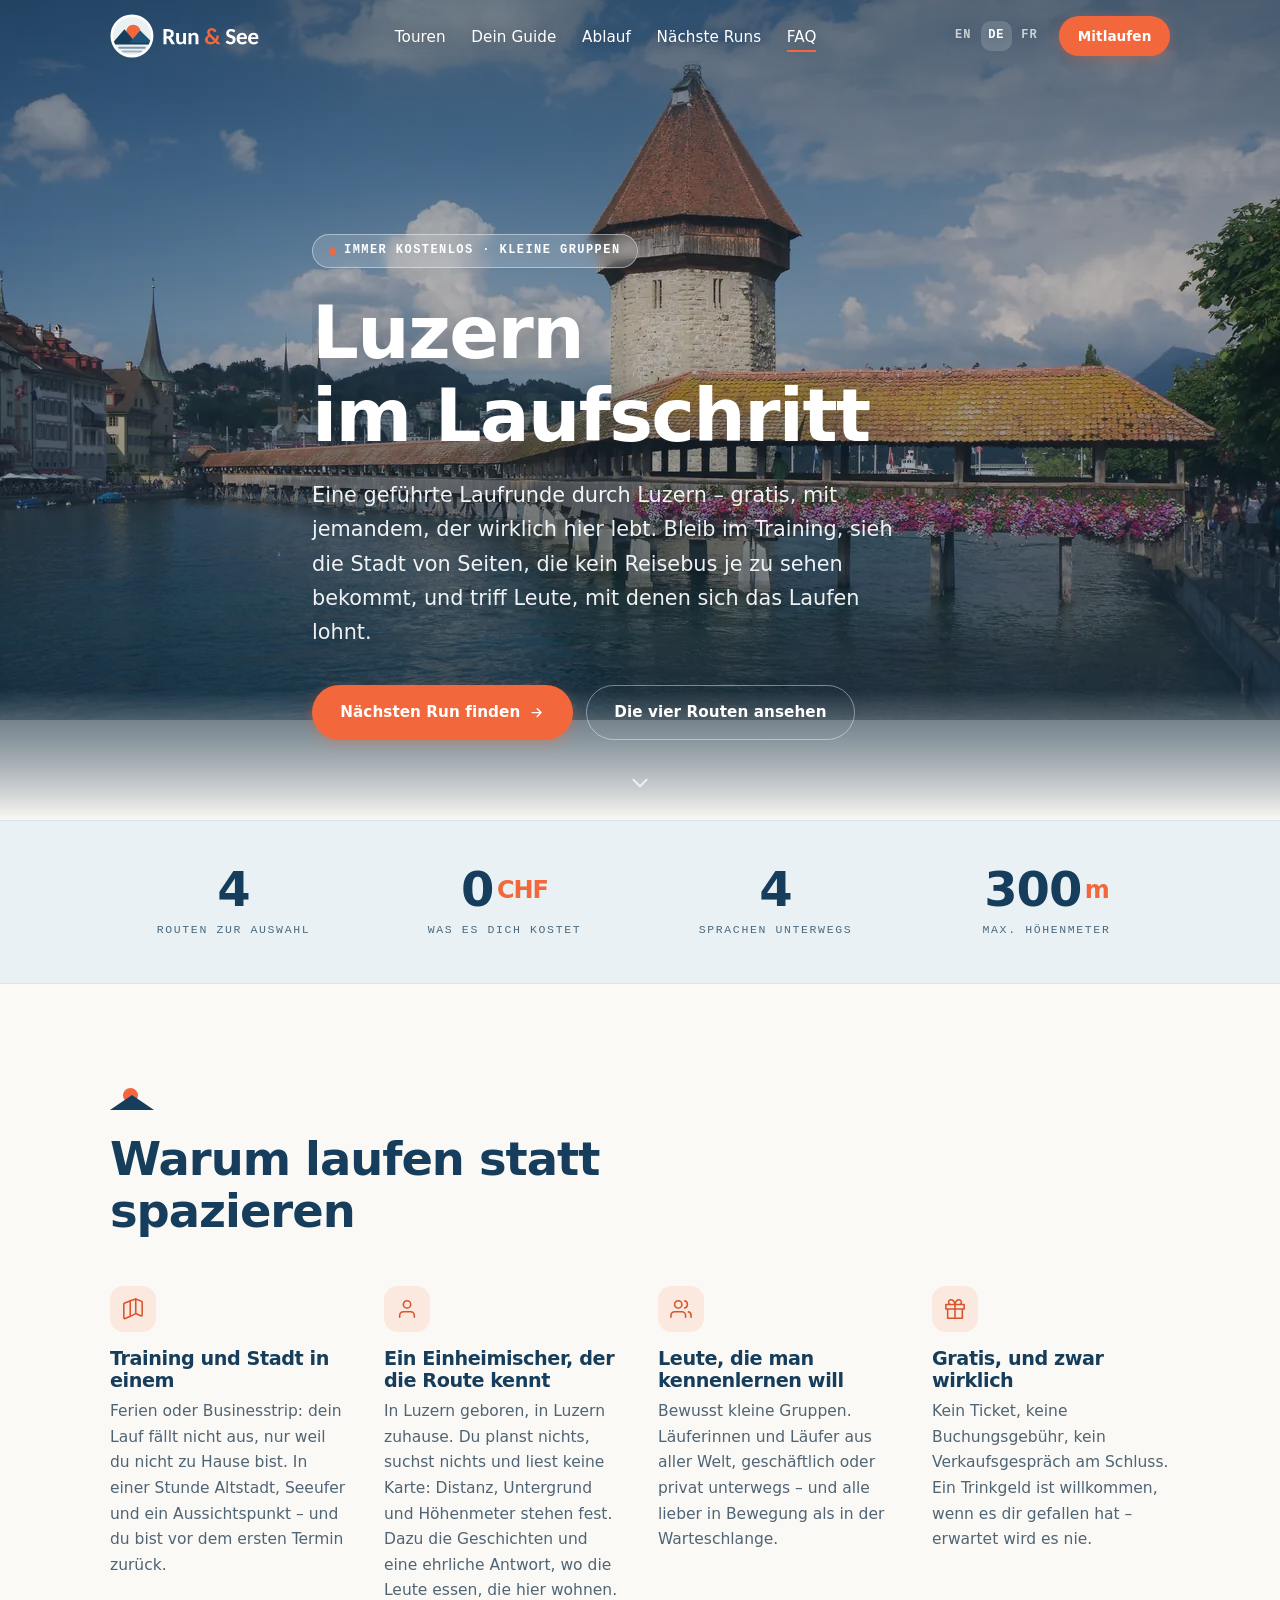
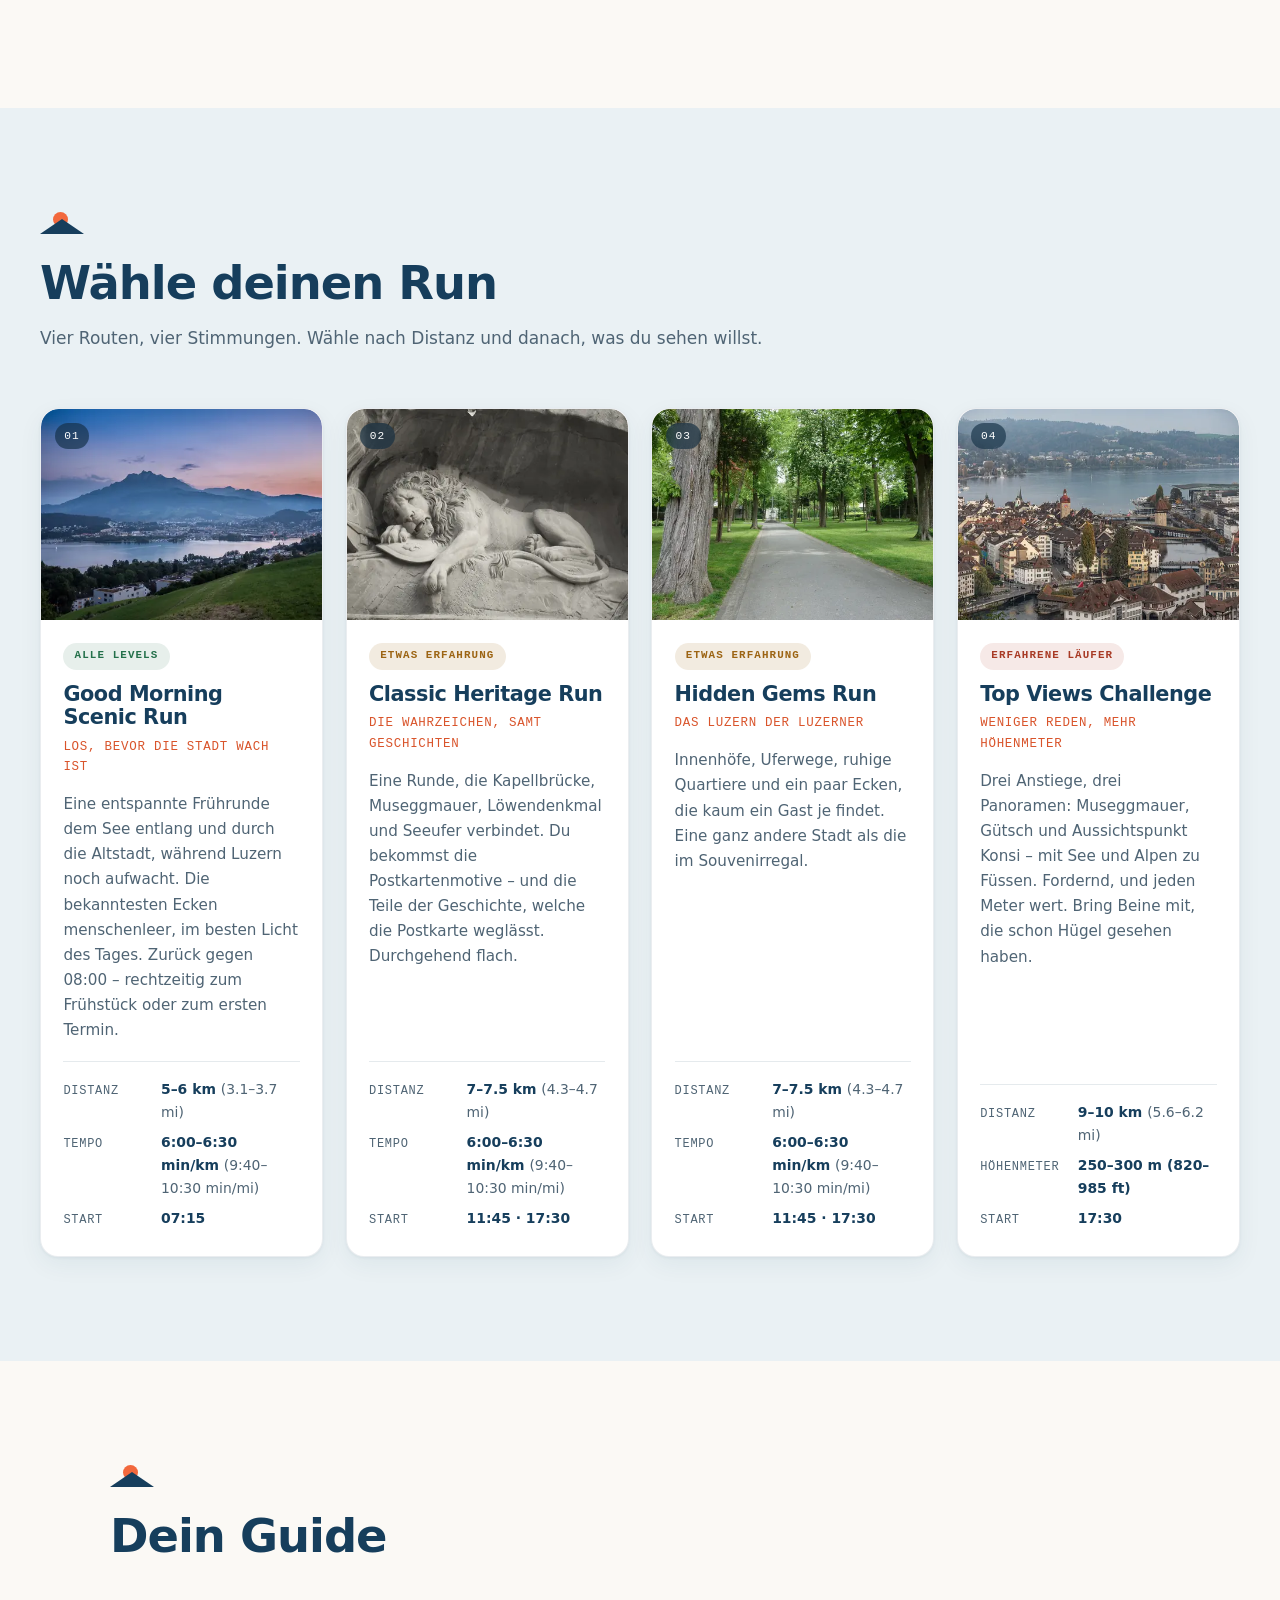
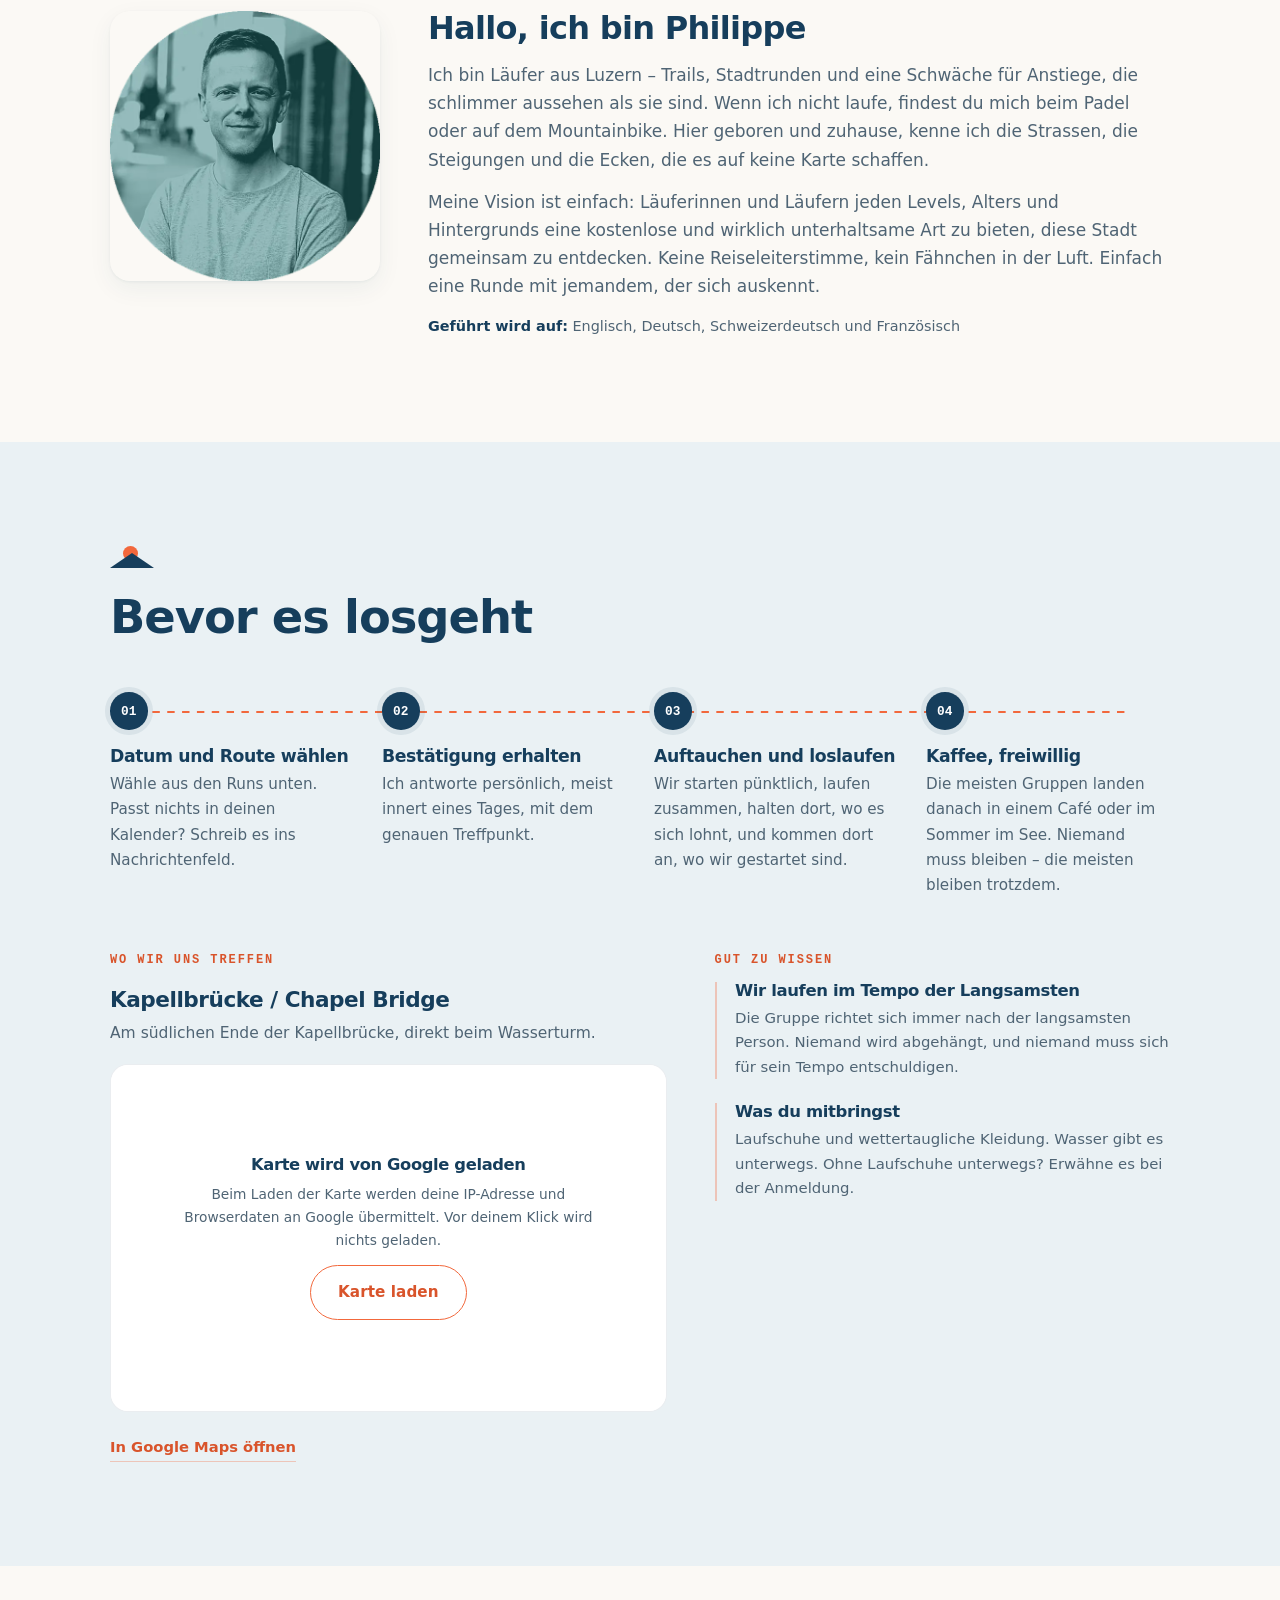
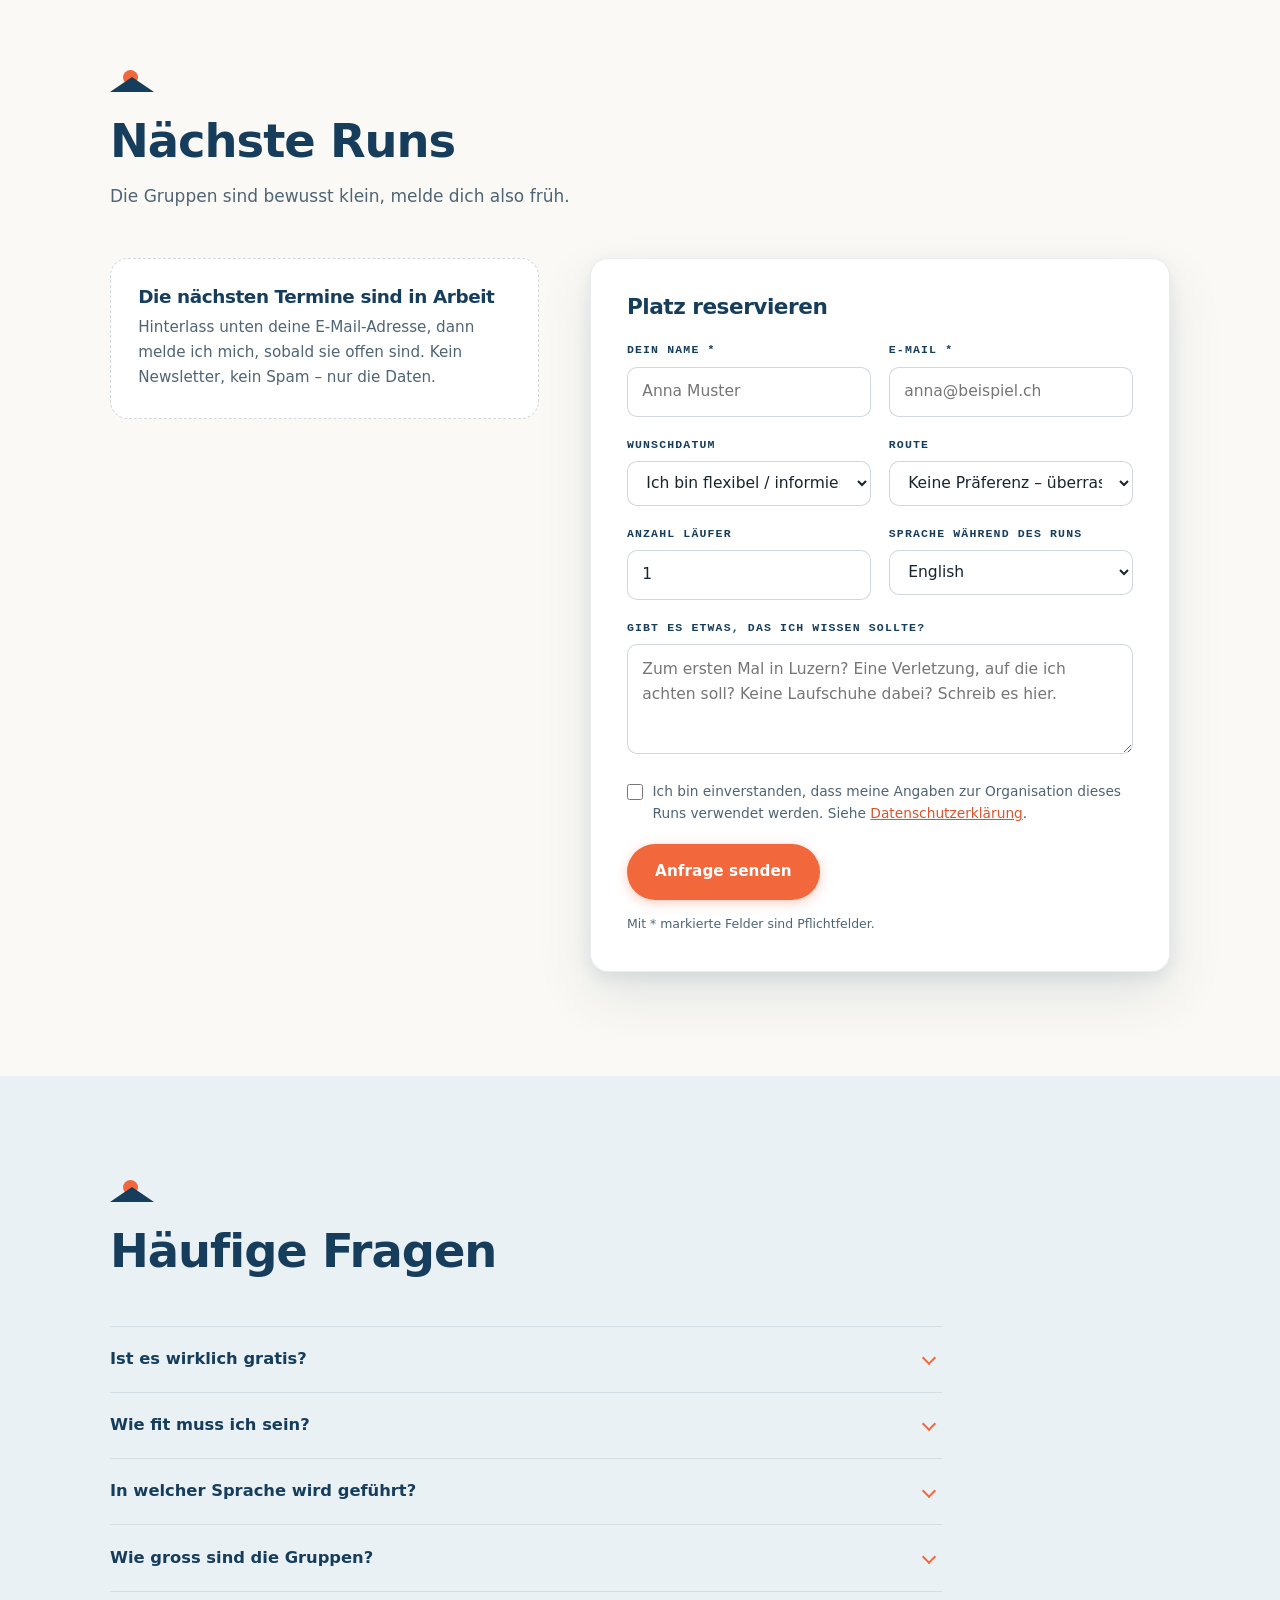
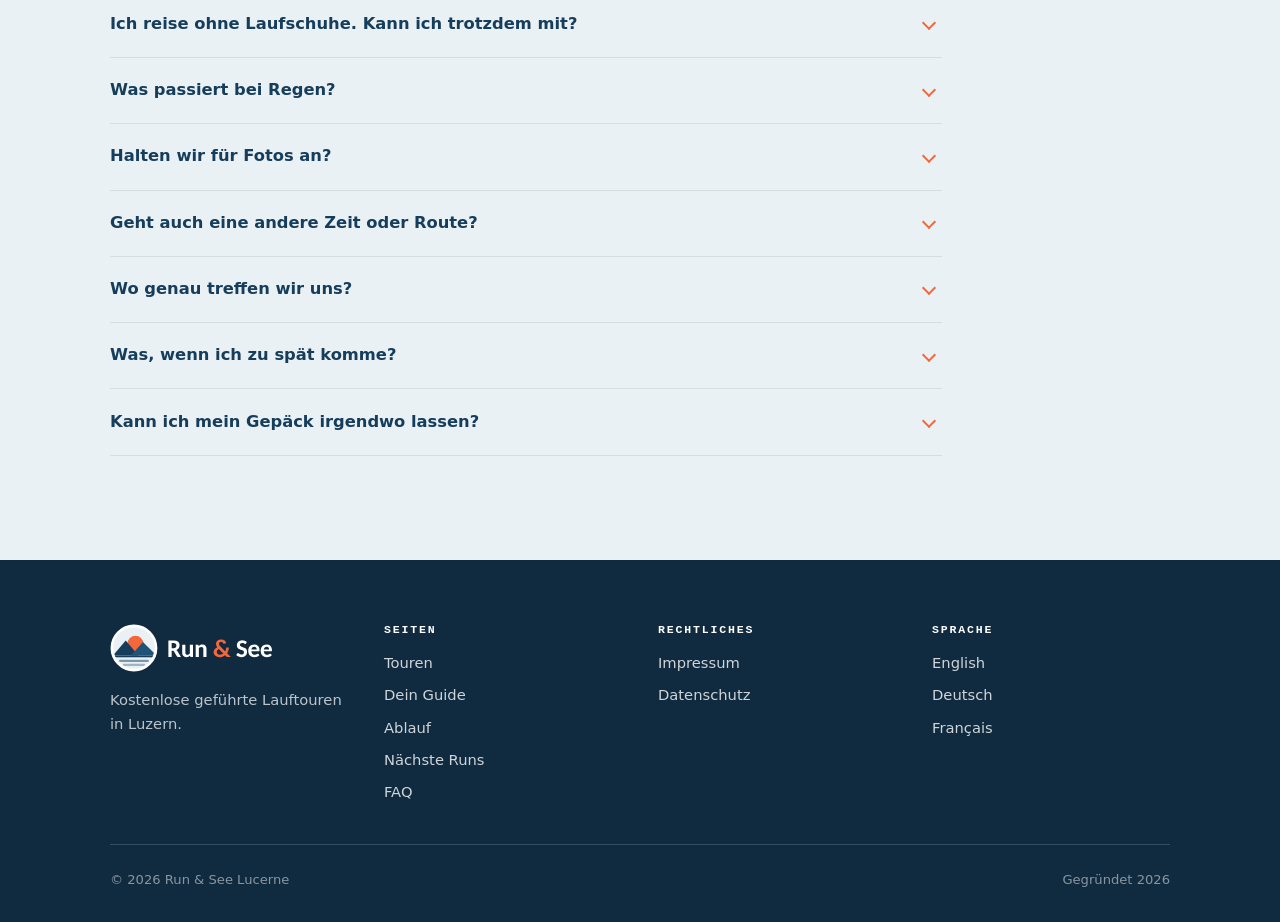
<file: de/index.html>
<!DOCTYPE html>
<html lang="de">
<head>
  <meta charset="utf-8" />
  <meta name="viewport" content="width=device-width, initial-scale=1" />
  <title>Gratis Lauftouren in Luzern | Run &amp; See</title>
  <meta name="description" content="Geführte Lauftour durch Luzern – kostenlos, in kleinen Gruppen, mit einem einheimischen Guide. Vier Routen, vier Sprachen, alle Levels willkommen." />
  <meta name="robots" content="index, follow, max-image-preview:large" />

  <link rel="canonical" href="https://www.runandsee.ch/de/" />
  <link rel="alternate" hreflang="en" href="https://www.runandsee.ch/" />
  <link rel="alternate" hreflang="de" href="https://www.runandsee.ch/de/" />
  <link rel="alternate" hreflang="fr" href="https://www.runandsee.ch/fr/" />
  <link rel="alternate" hreflang="x-default" href="https://www.runandsee.ch/" />

  <meta property="og:type" content="website" />
  <meta property="og:site_name" content="Run &amp; See Lucerne" />
  <meta property="og:locale" content="de_CH" />
  <meta property="og:url" content="https://www.runandsee.ch/de/" />
  <meta property="og:title" content="Gratis Lauftouren in Luzern | Run &amp; See" />
  <meta property="og:description" content="Geführte Lauftour durch Luzern – kostenlos, in kleinen Gruppen, mit einem einheimischen Guide. Vier Routen, vier Sprachen, alle Levels willkommen." />
  <meta property="og:image" content="https://www.runandsee.ch/assets/images/hero/luzern-kapellbruecke.jpg" />
  <meta property="og:image:width" content="1920" />
  <meta property="og:image:height" content="1080" />
  <meta property="og:image:alt" content="Kapellbrücke und Wasserturm über der Reuss in Luzern, dahinter die Alpen" />
  <meta name="twitter:card" content="summary_large_image" />
  <meta name="twitter:image" content="https://www.runandsee.ch/assets/images/hero/luzern-kapellbruecke.jpg" />
  <meta name="twitter:image:alt" content="Kapellbrücke und Wasserturm über der Reuss in Luzern, dahinter die Alpen" />

  <meta name="author" content="Run &amp; See Lucerne" />
  <meta name="geo.region" content="CH-LU" />
  <meta name="geo.placename" content="Luzern" />
  <meta name="geo.position" content="47.05174;8.30772" />
  <meta name="ICBM" content="47.05174, 8.30772" />
  <link rel="preload" as="image" fetchpriority="high"
        href="../assets/images/hero/luzern-kapellbruecke.webp"
        imagesrcset="../assets/images/hero/luzern-kapellbruecke-800.webp 800w, ../assets/images/hero/luzern-kapellbruecke-1280.webp 1280w, ../assets/images/hero/luzern-kapellbruecke.webp 1920w"
        imagesizes="100vw" type="image/webp" />

  <link rel="icon" type="image/svg+xml" href="../assets/logos/horizont-mark.svg" />
  <meta name="theme-color" content="#163e5c" />

  <style>
/* ==========================================================================
   Run & See Lucerne — Basis-Stylesheet (Struktur, Layout, Komponenten)
   Enthält KEINE Farbwerte und keine Schriftnamen. Alles über Custom
   Properties, die das jeweilige Theme in src/themes/<name>.css setzt.
   build.py fügt Theme + Basis zusammen und bettet das Ergebnis ein.
   ========================================================================== */

*, *::before, *::after { box-sizing: border-box; }
* { margin: 0; padding: 0; }

html {
  scroll-behavior: smooth;
  scroll-padding-top: calc(var(--nav-h) + 12px);
  -webkit-text-size-adjust: 100%;
}

body {
  font-family: var(--font-body);
  background: var(--bg);
  color: var(--ink);
  line-height: 1.65;
  font-size: 1.0625rem;
  -webkit-font-smoothing: antialiased;
  overflow-x: hidden;
}

img, picture, svg, iframe { display: block; max-width: 100%; }
img { height: auto; }

h1, h2, h3, h4 {
  font-family: var(--font-display);
  color: var(--heading);
  line-height: var(--h-leading);
  font-weight: var(--h-weight);
  letter-spacing: var(--h-tracking);
  text-transform: var(--h-transform);
}

a { color: var(--link); }

:focus-visible {
  outline: 3px solid var(--focus);
  outline-offset: 3px;
  border-radius: 3px;
}

.wrap {
  width: 100%;
  max-width: var(--wrap);
  margin-inline: auto;
  padding-inline: clamp(1.25rem, 5vw, 2.5rem);
}

section { padding-block: var(--section-pad); position: relative; }
section.alt { background: var(--surface-alt); }
#hero { padding: 0; }

.section-head { max-width: 46rem; margin-bottom: clamp(2rem, 4vw, 3rem); }
.section-head h2 { font-size: var(--h2-size); }
.section-head p { margin-top: 0.9rem; color: var(--ink-soft); font-size: 1.0625rem; }

.rule { width: var(--rule-w); height: var(--rule-h); background: var(--accent); margin-bottom: 1.35rem; }

.eyebrow {
  font-family: var(--font-mono);
  font-size: 0.75rem;
  letter-spacing: 0.18em;
  text-transform: uppercase;
  font-weight: 600;
  color: var(--accent-ink);
  margin-bottom: 0.55rem;
}

/* ── Skip link ─────────────────────────────────────────────────────────── */
.skip-link {
  position: absolute; left: -9999px; top: 0; z-index: 2000;
  background: var(--heading); color: var(--on-dark);
  padding: 0.75rem 1.25rem; text-decoration: none;
}
.skip-link:focus { left: 0; }

/* ── Buttons ───────────────────────────────────────────────────────────── */
.btn {
  display: inline-flex; align-items: center; justify-content: center; gap: 0.55rem;
  font: inherit;
  font-family: var(--font-ui);
  font-weight: var(--btn-weight);
  font-size: var(--btn-size);
  letter-spacing: var(--btn-tracking);
  text-transform: var(--btn-transform);
  padding: var(--btn-pad);
  border-radius: var(--btn-radius);
  border: var(--btn-border) solid transparent;
  text-decoration: none; cursor: pointer;
  transition: transform 0.18s ease, background 0.2s ease, color 0.2s ease,
              box-shadow 0.2s ease, border-color 0.2s ease;
}
.btn svg { width: 1em; height: 1em; transition: transform 0.22s ease; }
.btn:hover svg { transform: translateX(3px); }
.btn:hover { transform: translateY(-2px); }
.btn:active { transform: translateY(0); }

.btn-primary { background: var(--accent); color: var(--on-accent); box-shadow: var(--shadow-btn); }
.btn-primary:hover { background: var(--accent-hover); }
.btn-primary:disabled { opacity: 0.6; cursor: progress; transform: none; }

.btn-ghost { background: transparent; color: var(--on-dark); border-color: var(--on-dark-line); }
.btn-ghost:hover { background: var(--on-dark-wash); }

.btn-outline { background: transparent; color: var(--accent-ink); border-color: var(--accent); }
.btn-outline:hover { background: var(--accent-tint); }

/* ── Navbar ────────────────────────────────────────────────────────────── */
#navbar {
  position: fixed; inset: 0 0 auto 0; z-index: 1000; height: var(--nav-h);
  display: flex; align-items: center;
  transition: background 0.25s ease, box-shadow 0.25s ease, height 0.25s ease;
}
#navbar .wrap { display: flex; align-items: center; justify-content: space-between; gap: 1rem; }
#navbar.scrolled {
  background: var(--nav-bg-scrolled);
  backdrop-filter: blur(12px);
  box-shadow: var(--nav-shadow);
}

.nav-logo { display: flex; align-items: center; text-decoration: none; flex-shrink: 0; }
.nav-logo img { height: var(--logo-h); width: auto; }
.logo-dark { display: none; }
#navbar.scrolled .logo-light { display: none; }
#navbar.scrolled .logo-dark { display: block; }

.nav-links { display: flex; align-items: center; gap: 1.6rem; list-style: none; }
.nav-links a {
  position: relative;
  font-family: var(--font-ui);
  color: var(--on-dark); text-decoration: none;
  font-size: var(--nav-size); font-weight: 500;
  letter-spacing: var(--nav-tracking); text-transform: var(--nav-transform);
  padding-block: 0.4rem;
  text-shadow: var(--on-image-shadow);
}
.nav-links a::after {
  content: ""; position: absolute; left: 0; right: 0; bottom: 0;
  height: 2px; background: var(--accent);
  transform: scaleX(0); transform-origin: left;
  transition: transform 0.25s ease;
}
.nav-links a:hover::after, .nav-links a.active::after { transform: scaleX(1); }
#navbar.scrolled .nav-links a { color: var(--ink); text-shadow: none; }

.nav-right { display: flex; align-items: center; gap: 0.9rem; flex-shrink: 0; }

.lang-switch { display: flex; align-items: center; gap: 0.15rem; }
.lang-switch a {
  font-family: var(--font-mono);
  font-size: 0.75rem; font-weight: 600; letter-spacing: 0.08em;
  text-decoration: none; color: var(--on-dark); opacity: 0.7;
  padding: 0.3rem 0.45rem; border-radius: var(--radius-sm);
  text-shadow: var(--on-image-shadow);
  transition: opacity 0.2s ease, background 0.2s ease;
}
#navbar.scrolled .lang-switch a { color: var(--ink); text-shadow: none; }
.lang-switch a:hover { opacity: 1; }
.lang-switch a[aria-current="true"] { opacity: 1; background: var(--on-dark-wash); }
#navbar.scrolled .lang-switch a[aria-current="true"] { background: var(--accent-tint); color: var(--accent-ink); }

.nav-cta { display: none; }

.hamburger {
  display: none; background: none; border: 0; cursor: pointer;
  width: 42px; height: 42px; padding: 9px; border-radius: var(--radius-sm);
}
.hamburger span {
  display: block; height: 2px; background: var(--on-dark); border-radius: 2px;
  transition: transform 0.25s ease, opacity 0.2s ease, background 0.25s ease;
}
.hamburger span + span { margin-top: 5px; }
#navbar.scrolled .hamburger span { background: var(--ink); }
.hamburger[aria-expanded="true"] span:nth-child(1) { transform: translateY(7px) rotate(45deg); }
.hamburger[aria-expanded="true"] span:nth-child(2) { opacity: 0; }
.hamburger[aria-expanded="true"] span:nth-child(3) { transform: translateY(-7px) rotate(-45deg); }

@media (min-width: 981px) {
  .nav-cta { display: inline-flex; padding: 0.5rem 1.1rem; font-size: 0.85rem; }
}
@media (max-width: 980px) {
  .hamburger { display: block; }
  .nav-links {
    position: fixed; inset: var(--nav-h) 0 auto 0;
    flex-direction: column; align-items: stretch; gap: 0;
    background: var(--surface); border-bottom: 1px solid var(--line);
    box-shadow: var(--shadow-md);
    padding: 0.5rem 0 1rem;
    /* visibility zusätzlich, damit nichts hervorlugt und die Links im
       geschlossenen Zustand nicht per Tab erreichbar sind */
    transform: translateY(-101%); visibility: hidden;
    transition: transform 0.3s cubic-bezier(0.4, 0, 0.2, 1), visibility 0s linear 0.3s;
  }
  .nav-links.open { transform: translateY(0); visibility: visible; transition-delay: 0s, 0s; }
  .nav-links a {
    display: block;                     /* volle Zeilenbreite statt Textbreite */
    color: var(--ink) !important; text-shadow: none;
    padding: 0.9rem clamp(1.25rem, 5vw, 2.5rem);
    border-bottom: 1px solid var(--line);
  }
  .nav-links li:last-child a { border-bottom: 0; }
  .nav-links a::after { display: none; }
  /* Solange das Menü offen ist, braucht die Leiste einen deckenden Grund */
  #navbar.menu-open { background: var(--surface); box-shadow: var(--nav-shadow); }
  #navbar.menu-open .nav-logo .logo-light { display: none; }
  #navbar.menu-open .nav-logo .logo-dark { display: block; }
  #navbar.menu-open .lang-switch a { color: var(--ink); text-shadow: none; }
  #navbar.menu-open .hamburger span { background: var(--ink); }
}

/* ── Hero ──────────────────────────────────────────────────────────────── */
#hero {
  position: relative; min-height: min(92svh, 820px);
  display: flex; align-items: flex-end;
  color: var(--on-dark); isolation: isolate; overflow: hidden;
}
.hero-media { position: absolute; inset: 0; z-index: -2; }
.hero-media img { width: 100%; height: 100%; object-fit: cover; object-position: center 45%; }
.hero-media::after { content: ""; position: absolute; inset: 0; background: var(--hero-scrim); }
.hero-inner { padding-block: clamp(6rem, 14vw, 8rem) clamp(3.5rem, 8vw, 5rem); max-width: 46rem; position: relative; }

.hero-badge {
  display: inline-flex; align-items: center; gap: 0.5rem;
  font-family: var(--font-mono);
  background: var(--on-dark-wash); border: 1px solid var(--on-dark-line);
  backdrop-filter: blur(6px);
  padding: 0.4rem 1rem; border-radius: var(--badge-radius);
  font-size: 0.75rem; font-weight: 600; letter-spacing: 0.12em; text-transform: uppercase;
  margin-bottom: 1.5rem;
}
.hero-badge .dot {
  width: 7px; height: 7px; border-radius: 50%; background: var(--accent);
  animation: pulse 2.4s ease-in-out infinite;
}
@keyframes pulse { 0%, 100% { opacity: 1; transform: scale(1); } 50% { opacity: 0.45; transform: scale(0.8); } }

#hero h1 { color: var(--on-dark); font-size: var(--h1-size); text-shadow: var(--on-image-shadow-lg); }
#hero h1 .line { display: block; overflow: hidden; }
#hero h1 .line > span { display: block; }
.hero-lead {
  margin-top: 1.3rem; font-size: clamp(1.05rem, 2.2vw, 1.3rem);
  color: var(--on-dark-soft); text-shadow: var(--on-image-shadow); max-width: 38rem;
}
.hero-actions { margin-top: 2.2rem; display: flex; flex-wrap: wrap; gap: 0.85rem; }
.hero-cue {
  position: absolute; left: 50%; bottom: 1.5rem; translate: -50% 0;
  width: 26px; height: 26px; opacity: 0.7;
  animation: cue 2.6s ease-in-out infinite;
}
.hero-cue svg { width: 100%; height: 100%; stroke: var(--on-dark); }
@keyframes cue { 0%, 100% { transform: translateY(0); } 50% { transform: translateY(7px); } }

/* ── Kennzahlenband ────────────────────────────────────────────────────── */
.stats { background: var(--stats-bg); color: var(--stats-ink); padding-block: clamp(2rem, 4vw, 2.75rem); }
.stats-grid { display: grid; gap: 1.5rem; grid-template-columns: repeat(auto-fit, minmax(140px, 1fr)); text-align: center; }
.stat b {
  display: block; font-family: var(--font-display);
  font-size: clamp(2rem, 5vw, 3rem); line-height: 1;
  font-weight: var(--h-weight); letter-spacing: var(--h-tracking);
  color: var(--stats-num);
}
.stat > span {
  display: block; margin-top: 0.45rem; font-family: var(--font-mono);
  font-size: 0.72rem; letter-spacing: 0.14em; text-transform: uppercase; opacity: 0.75;
}
.stat b .unit { font-size: 0.5em; margin-left: 0.15em; vertical-align: 0.35em; }

/* ── Value props ───────────────────────────────────────────────────────── */
.value-grid { display: grid; gap: clamp(1.5rem, 3vw, 2.25rem); grid-template-columns: repeat(auto-fit, minmax(230px, 1fr)); }
.value-item h3 { font-size: 1.2rem; margin-bottom: 0.5rem; }
.value-item p { color: var(--ink-soft); font-size: 0.97rem; }
.value-icon {
  width: 46px; height: 46px; border-radius: var(--icon-radius);
  background: var(--accent-tint); color: var(--accent-ink);
  display: grid; place-items: center; margin-bottom: 1rem;
  transition: transform 0.25s ease, background 0.25s ease;
}
.value-item:hover .value-icon { transform: translateY(-3px); background: var(--accent); color: var(--on-accent); }
.value-icon svg { width: 22px; height: 22px; }

/* ── Touren-Karussell ──────────────────────────────────────────────────── */
.carousel { position: relative; }
.carousel-track {
  display: grid; grid-auto-flow: column;
  /* feste Spaltenbreite, damit die Karten NICHT zusammenschrumpfen —
     nur so entsteht überhaupt ein scrollbares Karussell.
     Die Werte sind so gewählt, dass die nächste Karte immer angeschnitten
     sichtbar bleibt — sonst wirkt das Karussell wie eine vollständige Liste. */
  grid-auto-columns: min(82%, 330px);
  gap: 1.5rem;
  overflow-x: auto; overscroll-behavior-x: contain;
  scroll-snap-type: x mandatory;
  padding-block: 0.5rem 1.25rem;
  scrollbar-width: none;
}
.carousel-track::-webkit-scrollbar { display: none; }
@media (min-width: 700px)  { .carousel-track { grid-auto-columns: calc(46% - 0.75rem); } }
@media (min-width: 1000px) { .carousel-track { grid-auto-columns: calc(31% - 1rem); } }

/* Ab dieser Breite passen alle vier Touren nebeneinander — dann ist auf den
   ersten Blick sichtbar, wie viele es sind, und das Karussell entfällt. */
@media (min-width: 1180px) {
  #tours > .wrap { max-width: 1300px; }
  #tours .carousel-track {
    grid-auto-columns: minmax(0, 1fr);
    overflow-x: visible; scroll-snap-type: none;
    gap: 1.4rem; padding-bottom: 0;
  }
  /* Höhere Spezifität als die .carousel-controls-Regel weiter unten */
  #tours .carousel-controls { display: none; }
}

.tour-card {
  scroll-snap-align: start;
  background: var(--card-bg); border: var(--card-border);
  border-radius: var(--radius); overflow: hidden;
  display: flex; flex-direction: column;
  box-shadow: var(--shadow-sm);
  transition: transform 0.28s ease, box-shadow 0.28s ease;
}
.tour-card:hover { transform: translateY(-5px); box-shadow: var(--shadow-md); }
.tour-media { position: relative; overflow: hidden; }
.tour-media img { width: 100%; aspect-ratio: 4 / 3; object-fit: cover; transition: transform 0.7s cubic-bezier(0.2, 0.7, 0.3, 1); }
.tour-card:hover .tour-media img { transform: scale(1.06); }
.tour-index {
  position: absolute; top: 0.85rem; left: 0.85rem;
  font-family: var(--font-mono); font-size: 0.7rem; letter-spacing: 0.1em;
  background: var(--index-bg); color: var(--index-ink);
  padding: 0.25rem 0.6rem; border-radius: var(--badge-radius);
  backdrop-filter: blur(6px);
}
.tour-body { padding: 1.4rem 1.4rem 1.6rem; display: flex; flex-direction: column; flex: 1; }
.tour-card h3 { font-size: 1.3rem; }
.tour-tagline { color: var(--accent-ink); font-family: var(--font-mono); font-size: 0.78rem; letter-spacing: 0.06em; text-transform: uppercase; margin-top: 0.45rem; }
.tour-desc { margin-top: 0.9rem; font-size: 0.95rem; color: var(--ink-soft); flex: 1; }

.badge {
  align-self: flex-start; font-family: var(--font-mono);
  font-size: 0.68rem; font-weight: 700; letter-spacing: 0.1em; text-transform: uppercase;
  padding: 0.3rem 0.7rem; border-radius: var(--badge-radius); margin-bottom: 0.8rem;
}
.badge-green  { background: var(--green-bg); color: var(--green); }
.badge-orange { background: var(--amber-bg); color: var(--amber); }
.badge-red    { background: var(--rust-bg);  color: var(--rust); }

.tour-facts { margin-top: 1.15rem; border-top: 1px solid var(--line); padding-top: 0.95rem; display: grid; gap: 0.45rem; }
.tour-fact { display: flex; gap: 0.6rem; align-items: baseline; font-size: 0.87rem; }
.tour-fact dt { color: var(--ink-soft); min-width: 5.5rem; flex-shrink: 0; font-family: var(--font-mono); font-size: 0.75rem; letter-spacing: 0.06em; text-transform: uppercase; }
.tour-fact dd { font-weight: 600; color: var(--heading); }
.tour-fact .alt { font-weight: 400; color: var(--ink-soft); }

.carousel-controls { display: flex; align-items: center; justify-content: space-between; gap: 1rem; margin-top: 0.5rem; }
.carousel-nav { display: flex; align-items: center; gap: 1rem; }
.carousel-count { font-family: var(--font-mono); font-size: 0.8rem; letter-spacing: 0.06em; color: var(--ink-soft); }
.carousel-count b { color: var(--heading); font-size: 1rem; }
.carousel-count span { margin-left: 0.15rem; }
.carousel-dots { display: flex; gap: 0.4rem; }
.carousel-dots button {
  width: 28px; height: 4px; border: 0; padding: 0; cursor: pointer;
  background: var(--line-strong); border-radius: 2px;
  transition: background 0.25s ease, width 0.25s ease;
}
.carousel-dots button[aria-current="true"] { background: var(--accent); width: 44px; }
.carousel-arrows { display: flex; gap: 0.5rem; }
.carousel-arrows button {
  width: 42px; height: 42px; border-radius: var(--btn-radius);
  border: 1.5px solid var(--line-strong); background: transparent; color: var(--heading);
  display: grid; place-items: center; cursor: pointer;
  transition: background 0.2s ease, border-color 0.2s ease, color 0.2s ease, opacity 0.2s ease;
}
.carousel-arrows button:hover:not(:disabled) { background: var(--accent); border-color: var(--accent); color: var(--on-accent); }
.carousel-arrows button:disabled { opacity: 0.3; cursor: default; }
.carousel-arrows svg { width: 17px; height: 17px; }

/* ── Ablauf mit Verbindungslinie ───────────────────────────────────────── */
.steps-wrap { position: relative; }
.steps-line { position: absolute; inset: 1.15rem 0 auto 0; height: 2px; pointer-events: none; display: none; }
@media (min-width: 860px) { .steps-line { display: block; } }
.steps-line svg { width: 100%; height: 2px; overflow: visible; }
.steps-line path { stroke: var(--accent); stroke-width: 2; stroke-dasharray: 7 7; fill: none; stroke-dashoffset: var(--dash, 2000); transition: stroke-dashoffset 1.8s ease-out; }
.steps { display: grid; gap: 1.75rem; grid-template-columns: repeat(auto-fit, minmax(210px, 1fr)); counter-reset: step; position: relative; }
.step { padding-top: 3.4rem; position: relative; }
.step::before {
  counter-increment: step; content: counter(step, decimal-leading-zero);
  position: absolute; top: 0; left: 0;
  width: 2.35rem; height: 2.35rem; border-radius: var(--step-radius);
  background: var(--step-bg); color: var(--step-ink);
  display: grid; place-items: center;
  font-family: var(--font-mono); font-size: 0.8rem; font-weight: 700;
}
.step h3 { font-size: 1.08rem; margin-bottom: 0.4rem; }
.step p { font-size: 0.95rem; color: var(--ink-soft); }

/* ── Runs + Formular ───────────────────────────────────────────────────── */
.join-layout { display: grid; gap: clamp(2rem, 4vw, 3.5rem); grid-template-columns: 1fr; }
@media (min-width: 920px) { .join-layout { grid-template-columns: 0.85fr 1.15fr; align-items: start; } }

.countdown { background: var(--dark-panel); color: var(--on-dark); border-radius: var(--radius); padding: 1.6rem; margin-bottom: 1.5rem; }
.countdown-label { font-family: var(--font-mono); font-size: 0.7rem; letter-spacing: 0.16em; text-transform: uppercase; opacity: 0.7; }
.countdown-run { font-family: var(--font-display); font-size: 1.35rem; margin-top: 0.4rem; letter-spacing: var(--h-tracking); }
.countdown-clock { display: flex; gap: 1.4rem; margin-top: 1.1rem; }
.countdown-clock div { text-align: center; }
.countdown-clock b { display: block; font-family: var(--font-display); font-size: 2rem; line-height: 1; color: var(--accent); }
.countdown-clock span { font-family: var(--font-mono); font-size: 0.65rem; letter-spacing: 0.12em; text-transform: uppercase; opacity: 0.7; }

.run-list { display: grid; gap: 0.75rem; }
.run-item {
  background: var(--card-bg); border: var(--card-border); border-left: 3px solid var(--accent);
  border-radius: var(--radius-sm); padding: 0.95rem 1.15rem;
  display: flex; justify-content: space-between; align-items: center; gap: 1rem; flex-wrap: wrap;
  transition: transform 0.2s ease, border-left-width 0.2s ease;
}
.run-item:hover { transform: translateX(3px); }
.run-when { font-weight: 600; color: var(--heading); }
.run-what { font-size: 0.87rem; color: var(--ink-soft); }
.run-time { font-family: var(--font-display); font-size: 1.2rem; color: var(--accent-ink); background: var(--accent-tint); border-radius: var(--radius-sm); padding: 0.2rem 0.7rem; }

.run-note { font-size: 0.87rem; color: var(--ink-soft); margin-top: 0.85rem; line-height: 1.5; }
.run-empty { background: var(--card-bg); border: 1px dashed var(--line-strong); border-radius: var(--radius); padding: 1.7rem; }
.run-empty h3 { font-size: 1.15rem; margin-bottom: 0.5rem; }
.run-empty p { font-size: 0.95rem; color: var(--ink-soft); }

.form-card { background: var(--card-bg); border: var(--card-border); border-radius: var(--radius); padding: clamp(1.4rem, 3vw, 2.25rem); box-shadow: var(--shadow-sm); }
.form-card h3 { font-size: 1.35rem; margin-bottom: 1.3rem; }

.field { margin-bottom: 1.1rem; }
.field-row { display: grid; gap: 1.1rem; grid-template-columns: 1fr; }
@media (min-width: 560px) { .field-row { grid-template-columns: 1fr 1fr; } }
.field label, .fieldset-label {
  display: block; font-family: var(--font-mono);
  font-size: 0.72rem; font-weight: 600; letter-spacing: 0.1em; text-transform: uppercase;
  color: var(--heading); margin-bottom: 0.45rem;
}
.field input, .field select, .field textarea {
  width: 100%; font: inherit; font-size: 0.97rem; color: var(--ink);
  padding: 0.72rem 0.9rem;
  border: 1px solid var(--line-strong); border-radius: var(--radius-sm);
  background: var(--input-bg);
  transition: border-color 0.18s ease, box-shadow 0.18s ease;
}
.field textarea { min-height: 110px; resize: vertical; }
.field input:focus, .field select:focus, .field textarea:focus {
  border-color: var(--accent); box-shadow: 0 0 0 3px var(--accent-tint); outline: none;
}
.chip-row { display: flex; flex-wrap: wrap; gap: 0.5rem; }
.chip input { position: absolute; opacity: 0; pointer-events: none; }
.chip span {
  display: inline-block; cursor: pointer;
  border: 1px solid var(--line-strong); border-radius: var(--btn-radius);
  padding: 0.42rem 0.95rem; font-size: 0.88rem;
  transition: all 0.18s ease;
}
.chip span:hover { border-color: var(--accent); }
.chip input:checked + span { background: var(--accent); color: var(--on-accent); border-color: var(--accent); }
.chip input:focus-visible + span { outline: 3px solid var(--focus); outline-offset: 2px; }

.consent { display: flex; gap: 0.6rem; align-items: flex-start; font-size: 0.86rem; color: var(--ink-soft); margin-bottom: 1.2rem; }
.consent input { margin-top: 0.28rem; flex-shrink: 0; width: 1rem; height: 1rem; accent-color: var(--accent); }
.required-note { font-size: 0.78rem; color: var(--ink-soft); margin-top: 0.9rem; }

.form-status { margin-top: 1rem; padding: 0.9rem 1.1rem; border-radius: var(--radius-sm); font-size: 0.92rem; display: none; }
.form-status.ok   { display: block; background: var(--green-bg); color: var(--green); }
.form-status.fail { display: block; background: var(--rust-bg);  color: var(--rust); }
.hp { position: absolute; width: 1px; height: 1px; overflow: hidden; clip-path: inset(50%); white-space: nowrap; }

/* ── Gut zu wissen ─────────────────────────────────────────────────────── */
.know-grid { display: grid; gap: 1.5rem; grid-template-columns: 1fr; }
.know-item { border-left: 2px solid var(--accent-line); padding-left: 1.15rem; transition: border-color 0.25s ease; }
.know-item:hover { border-left-color: var(--accent); }
.know-item h4 { font-size: 1.03rem; margin-bottom: 0.35rem; }
.know-item p { font-size: 0.93rem; color: var(--ink-soft); }

/* ── Ablauf: Treffpunkt und Hinweise nebeneinander ────────────────────── */
.practical {
  margin-top: clamp(2.5rem, 5vw, 3.5rem);
  display: grid; gap: clamp(1.75rem, 4vw, 3rem);
  grid-template-columns: 1fr; align-items: start;
}
@media (min-width: 900px) { .practical { grid-template-columns: 1.1fr 0.9fr; } }

.subhead {
  font-family: var(--font-mono); font-size: 0.75rem; font-weight: 600;
  letter-spacing: 0.16em; text-transform: uppercase;
  color: var(--accent-ink); margin-bottom: 0.9rem;
}
.meet-address { color: var(--ink-soft); margin-bottom: 1.1rem; font-size: 0.97rem; }
.meet-address strong {
  display: block; font-family: var(--font-display); font-size: 1.35rem;
  color: var(--heading); margin-bottom: 0.25rem; letter-spacing: var(--h-tracking);
}
.map-shell { position: relative; aspect-ratio: 16 / 10; border-radius: var(--radius); overflow: hidden; border: var(--card-border); background: var(--surface); }
.map-shell iframe { width: 100%; height: 100%; border: 0; }
.map-consent { position: absolute; inset: 0; display: grid; place-content: center; text-align: center; gap: 0.55rem; padding: 1.75rem; background: var(--surface); }
.map-consent h4 { font-size: 1.02rem; }
.map-consent p { font-size: 0.86rem; color: var(--ink-soft); max-width: 28rem; }
.map-consent .btn { justify-self: center; margin-top: 0.3rem; }

/* ── Guide ─────────────────────────────────────────────────────────────── */
.about-layout { display: grid; gap: clamp(1.75rem, 4vw, 3rem); grid-template-columns: 1fr; align-items: start; }
@media (min-width: 780px) { .about-layout { grid-template-columns: 270px 1fr; } }
.about-photo-wrap { position: relative; }
.about-photo { border-radius: var(--photo-radius); box-shadow: var(--shadow-sm); width: 100%; }
.about-layout h3 { font-size: clamp(1.5rem, 3vw, 2rem); margin-bottom: 0.9rem; }
.about-layout p + p { margin-top: 0.9rem; }
.about-layout p { color: var(--ink-soft); }
.about-meta { margin-top: 1.5rem; font-size: 0.9rem; color: var(--ink-soft); }
.about-meta b { color: var(--heading); }
.ig-link {
  display: inline-flex; align-items: center; gap: 0.5rem; margin-top: 1.4rem;
  font-family: var(--font-ui); font-weight: 600; font-size: 0.92rem;
  color: var(--accent-ink); text-decoration: none;
  border-bottom: 1.5px solid var(--accent-line); padding-bottom: 2px;
  transition: border-color 0.2s ease;
}
.ig-link:hover { border-bottom-color: var(--accent); }
.ig-link svg { width: 17px; height: 17px; }

/* ── FAQ ───────────────────────────────────────────────────────────────── */
.faq-list { max-width: 52rem; border-top: 1px solid var(--line); }
.faq-item { border-bottom: 1px solid var(--line); }
.faq-item summary {
  list-style: none; cursor: pointer; padding: 1.2rem 2.5rem 1.2rem 0; position: relative;
  font-weight: 600; color: var(--heading); font-size: 1.02rem;
  transition: color 0.2s ease;
}
.faq-item summary::-webkit-details-marker { display: none; }
.faq-item summary::after {
  content: ""; position: absolute; right: 0.5rem; top: 50%;
  width: 10px; height: 10px; margin-top: -6px;
  border-right: 2px solid var(--accent); border-bottom: 2px solid var(--accent);
  transform: rotate(45deg); transition: transform 0.25s ease;
}
.faq-item[open] summary::after { transform: rotate(-135deg); margin-top: -2px; }
.faq-item summary:hover { color: var(--accent-ink); }
.faq-answer-wrap { display: grid; grid-template-rows: 0fr; transition: grid-template-rows 0.3s ease; }
.faq-item[open] .faq-answer-wrap { grid-template-rows: 1fr; }
.faq-answer { overflow: hidden; }
.faq-answer p { padding: 0 2.5rem 1.4rem 0; color: var(--ink-soft); font-size: 0.97rem; }

/* ── Sticky CTA (mobil) ────────────────────────────────────────────────── */
.sticky-cta {
  position: fixed; left: 0; right: 0; bottom: 0; z-index: 900;
  background: var(--surface); border-top: 1px solid var(--line);
  padding: 0.7rem clamp(1rem, 5vw, 1.5rem);
  display: flex; align-items: center; justify-content: space-between; gap: 1rem;
  transform: translateY(110%); transition: transform 0.3s ease;
  box-shadow: 0 -4px 20px rgb(0 0 0 / 0.08);
}
.sticky-cta.show { transform: translateY(0); }
.sticky-cta-text { font-family: var(--font-mono); font-size: 0.72rem; letter-spacing: 0.1em; text-transform: uppercase; color: var(--ink-soft); }
.sticky-cta .btn { padding: 0.6rem 1.2rem; font-size: 0.85rem; }
@media (min-width: 981px) { .sticky-cta { display: none; } }

/* ── Footer ────────────────────────────────────────────────────────────── */
footer { background: var(--footer-bg); color: var(--footer-ink); padding-block: clamp(2.75rem, 6vw, 4rem) 2rem; font-size: 0.92rem; }
.footer-grid { display: grid; gap: 2.25rem; grid-template-columns: repeat(auto-fit, minmax(180px, 1fr)); }
.footer-brand img { height: 48px; width: auto; margin-bottom: 1rem; }
.footer-brand p { max-width: 22rem; }
footer h4 { color: var(--footer-head); font-family: var(--font-mono); font-size: 0.72rem; letter-spacing: 0.16em; text-transform: uppercase; margin-bottom: 0.9rem; font-weight: 600; }
footer ul { list-style: none; display: grid; gap: 0.5rem; }
footer a { color: var(--footer-link); text-decoration: none; transition: color 0.2s ease; }
footer a:hover { color: var(--footer-head); text-decoration: underline; text-underline-offset: 3px; }
.footer-bottom {
  margin-top: 2.5rem; padding-top: 1.5rem; border-top: 1px solid var(--footer-line);
  display: flex; flex-wrap: wrap; gap: 0.75rem 1.5rem; justify-content: space-between;
  font-size: 0.82rem; color: var(--footer-muted);
}

/* ── Rechtsseite ───────────────────────────────────────────────────────── */
.legal-page main { padding-top: calc(var(--nav-h) + 2.5rem); padding-bottom: 4rem; background: var(--surface); }
.legal-body { max-width: 46rem; }
.legal-body h1 { font-size: clamp(2rem, 5vw, 2.75rem); margin-bottom: 2rem; }
.legal-body h2 { font-size: 1.5rem; margin-top: 2.75rem; margin-bottom: 0.9rem; }
.legal-body h3 { font-size: 1.05rem; margin-top: 1.6rem; margin-bottom: 0.35rem; }
.legal-body p, .legal-body address { color: var(--ink-soft); font-style: normal; }
.legal-body p + p { margin-top: 0.8rem; }
.legal-back { display: inline-block; margin-bottom: 1.5rem; font-size: 0.9rem; }
.legal-page #navbar { background: var(--surface); box-shadow: 0 1px 0 var(--line); }
.legal-page #navbar .nav-links a, .legal-page #navbar .lang-switch a { color: var(--ink); text-shadow: none; }
.legal-page #navbar .hamburger span { background: var(--ink); }
.legal-page .logo-light { display: none; }
.legal-page .logo-dark { display: block; }

/* ── Scroll-Reveal ─────────────────────────────────────────────────────── */
.reveal { opacity: 0; transform: translateY(18px); transition: opacity 0.65s ease, transform 0.65s cubic-bezier(0.2, 0.7, 0.3, 1); }
.reveal.in { opacity: 1; transform: none; }
.reveal-d1 { transition-delay: 0.09s; }
.reveal-d2 { transition-delay: 0.18s; }
.reveal-d3 { transition-delay: 0.27s; }

/* ── Bewegung reduzieren ───────────────────────────────────────────────── */
@media (prefers-reduced-motion: reduce) {
  html { scroll-behavior: auto; }
  *, *::before, *::after {
    animation-duration: 0.01ms !important; animation-iteration-count: 1 !important;
    transition-duration: 0.01ms !important; scroll-behavior: auto !important;
  }
  .reveal { opacity: 1; transform: none; }
  .btn:hover, .tour-card:hover, .run-item:hover { transform: none; }
  .hero-cue { animation: none; }
  .hero-media img { animation: none !important; }
}

/* ── Bildnachweis im Impressum ─────────────────────────────────────────── */
.legal-body .credits { list-style: none; display: grid; gap: 0.5rem; margin-top: 0.6rem; }
.legal-body .credits li { color: var(--ink-soft); font-size: 0.93rem; padding-left: 1rem; border-left: 2px solid var(--accent-line); }
.legal-body code { font-family: var(--font-mono); font-size: 0.85em; background: var(--surface-alt); padding: 0.1em 0.35em; border-radius: 3px; }

/* ==========================================================================
   THEME 01 — HORIZONT
   Weiterentwicklung der Logo-Option „Horizont" (Sonne, Berge, Spiegelung).
   Ruhig, warm, weich gerundet. Navy als Fundament, Orange als Sonne,
   Eisblau als Wasser. Grosszügiger Weissraum, Verläufe statt harter Kanten.
   ========================================================================== */

:root {
  /* Markenfarben aus der Logo-Vorlage */
  --navy:        #163e5c;
  --navy-deep:   #102b40;
  --navy-mid:    #1f5478;
  --sun:         #f2683c;
  --sun-deep:    #d9542b;
  --ice:         #eaf1f4;
  --ice-deep:    #d7e4ea;
  --sand:        #fbf9f5;

  /* Flächen */
  --bg:          var(--sand);
  --surface:     #ffffff;
  --surface-alt: var(--ice);
  --card-bg:     #ffffff;
  --card-border: 1px solid rgb(22 62 92 / 0.09);
  --input-bg:    #ffffff;
  --dark-panel:  linear-gradient(150deg, var(--navy) 0%, var(--navy-deep) 100%);

  /* Text */
  --ink:         #17242e;
  --ink-soft:    #4f6474;
  --heading:     var(--navy);
  --link:        var(--sun-deep);

  /* Akzent */
  --accent:       var(--sun);
  --accent-hover: var(--sun-deep);
  --accent-ink:   var(--sun-deep);
  --accent-tint:  rgb(242 104 60 / 0.12);
  --accent-line:  rgb(242 104 60 / 0.32);
  --on-accent:    #ffffff;
  --focus:        var(--navy-mid);

  /* Auf Bild / dunklem Grund */
  --on-dark:       #ffffff;
  --on-dark-soft:  rgb(255 255 255 / 0.93);
  --on-dark-muted: rgb(255 255 255 / 0.72);
  --on-dark-line:  rgb(255 255 255 / 0.42);
  --on-dark-wash:  rgb(255 255 255 / 0.16);
  --on-image-shadow:    0 1px 14px rgb(16 43 64 / 0.42);
  --on-image-shadow-lg: 0 2px 30px rgb(16 43 64 / 0.42);
  --hero-scrim: linear-gradient(180deg,
                  rgb(16 43 64 / 0.60) 0%,
                  rgb(16 43 64 / 0.28) 40%,
                  rgb(16 43 64 / 0.55) 74%,
                  rgb(16 43 64 / 0.92) 100%);

  /* Linien */
  --line:        rgb(22 62 92 / 0.11);
  --line-strong: rgb(22 62 92 / 0.2);

  /* Statusfarben */
  --green: #24704a;  --green-bg: rgb(36 112 74 / 0.11);
  --amber: #9c6413;  --amber-bg: rgb(156 100 19 / 0.13);
  --rust:  #a83a25;  --rust-bg:  rgb(168 58 37 / 0.11);

  /* Typografie
     Space Grotesk aus der Logo-Vorlage lässt sich nur selbst gehostet
     einbinden. Bis dahin: geometrisch wirkende Systemschriften. */
  --font-display: "Avenir Next", Avenir, "Segoe UI Variable Display", "Segoe UI",
                  system-ui, -apple-system, "Helvetica Neue", Arial, sans-serif;
  --font-body:    "Avenir Next", Avenir, "Segoe UI", system-ui, -apple-system,
                  "Helvetica Neue", Arial, sans-serif;
  --font-ui:      var(--font-body);
  --font-mono:    ui-monospace, "SF Mono", "Cascadia Mono", "Segoe UI Mono",
                  "Roboto Mono", Menlo, Consolas, monospace;

  --h-leading:   1.12;
  --h-weight:    700;
  --h-tracking:  -0.022em;
  --h-transform: none;
  --h1-size: clamp(2.5rem, 7.5vw, 4.6rem);
  --h2-size: clamp(1.9rem, 4.6vw, 2.9rem);

  /* Formen — Horizont ist rund */
  --radius:        18px;
  --radius-sm:     10px;
  --badge-radius:  999px;
  --icon-radius:   14px;
  --step-radius:   50%;
  --photo-radius:  20px;
  --btn-radius:    999px;

  /* Buttons */
  --btn-weight:    600;
  --btn-size:      0.95rem;
  --btn-tracking:  0.005em;
  --btn-transform: none;
  --btn-pad:       0.88rem 1.7rem;
  --btn-border:    1.5px;

  /* Navigation */
  --nav-h:          72px;
  --logo-h:         44px;
  --nav-size:       0.95rem;
  --nav-tracking:   0.005em;
  --nav-transform:  none;
  --nav-bg-scrolled: #fbf9f5;
  --nav-shadow:     0 1px 0 var(--line), 0 8px 28px rgb(22 62 92 / 0.07);

  /* Bänder */
  --stats-bg:  var(--ice);
  --stats-ink: var(--navy);
  --stats-num: var(--navy);
  --step-bg:  var(--navy);
  --step-ink: #ffffff;
  --index-bg:  rgb(16 43 64 / 0.62);
  --index-ink: #ffffff;

  /* Footer */
  --footer-bg:    var(--navy-deep);
  --footer-ink:   rgb(255 255 255 / 0.72);
  --footer-head:  #ffffff;
  --footer-link:  rgb(255 255 255 / 0.8);
  --footer-line:  rgb(255 255 255 / 0.16);
  --footer-muted: rgb(255 255 255 / 0.5);

  /* Raster */
  --wrap: 1140px;
  --section-pad: clamp(3.75rem, 8.5vw, 6.5rem);
  --rule-w: 0; --rule-h: 0;

  --shadow-sm: 0 1px 3px rgb(22 62 92 / 0.06), 0 8px 24px rgb(22 62 92 / 0.06);
  --shadow-md: 0 6px 16px rgb(22 62 92 / 0.09), 0 24px 56px rgb(22 62 92 / 0.11);
  --shadow-btn: 0 3px 12px rgb(242 104 60 / 0.32);
}

/* ── Sonnen-Berg-Motiv statt Strich als Sektionsmarke ─────────────────── */
.rule {
  width: 44px; height: 22px; background: none; position: relative; margin-bottom: 1.5rem;
}
.rule::before {
  content: ""; position: absolute; left: 13px; top: 0;
  width: 15px; height: 15px; border-radius: 50%; background: var(--sun);
}
.rule::after {
  content: ""; position: absolute; left: 0; bottom: 0;
  width: 0; height: 0;
  border-left: 22px solid transparent; border-right: 22px solid transparent;
  border-bottom: 15px solid var(--navy);
}

/* ── Hero: sehr langsamer Zoom, weicher Horizont-Verlauf unten ────────── */
.hero-media img { animation: horizont-zoom 26s ease-out forwards; }
@keyframes horizont-zoom { from { transform: scale(1.07); } to { transform: scale(1); } }

#hero::after {
  content: ""; position: absolute; left: 0; right: 0; bottom: 0; height: 130px;
  background: linear-gradient(180deg, transparent, var(--sand));
  pointer-events: none; z-index: -1;
}

.hero-badge { border-radius: 999px; }

/* ── Weiche Wellenlinie als Sektionsübergang ──────────────────────────── */
.wave { display: block; width: 100%; height: 46px; }
.wave path { fill: var(--surface-alt); }
.wave.to-surface path { fill: var(--surface); }
.wave.to-bg path { fill: var(--bg); }

/* ── Kennzahlen: Eisblau mit feiner Trennung ──────────────────────────── */
.stats { border-block: 1px solid rgb(22 62 92 / 0.08); }
.stat b { color: var(--navy); }
.stat b .unit { color: var(--sun); }

/* ── Karten: sanfte Rundung, Bild oben abgerundet ─────────────────────── */
.tour-card { border-radius: var(--radius); }
.tour-media { border-radius: var(--radius) var(--radius) 0 0; }

/* ── Ablauf: Kreise mit Ring ──────────────────────────────────────────── */
.step::before { box-shadow: 0 0 0 5px rgb(22 62 92 / 0.08); }

/* ── Formularkarte leicht angehoben ───────────────────────────────────── */
.form-card { box-shadow: var(--shadow-md); }

  </style>
  <script type="application/ld+json">
{
  "@context": "https://schema.org",
  "@graph": [
    {
      "@type": "ImageObject",
      "@id": "https://www.runandsee.ch/#logo",
      "url": "https://www.runandsee.ch/assets/logos/horizont-lockup-dark.svg",
      "contentUrl": "https://www.runandsee.ch/assets/logos/horizont-lockup-dark.svg",
      "width": 223,
      "height": 64,
      "caption": "Run & See Lucerne"
    },
    {
      "@type": "ImageObject",
      "@id": "https://www.runandsee.ch/#heroimage",
      "url": "https://www.runandsee.ch/assets/images/hero/luzern-kapellbruecke.jpg",
      "contentUrl": "https://www.runandsee.ch/assets/images/hero/luzern-kapellbruecke.jpg",
      "width": 1920,
      "height": 1080,
      "caption": "Kapellbrücke und Wasserturm über der Reuss in Luzern, dahinter die Alpen"
    },
    {
      "@type": [
        "LocalBusiness",
        "SportsActivityLocation"
      ],
      "@id": "https://www.runandsee.ch/#business",
      "name": "Run & See Lucerne",
      "alternateName": "Run & See",
      "description": "Geführte Lauftour durch Luzern – kostenlos, in kleinen Gruppen, mit einem einheimischen Guide. Vier Routen, vier Sprachen, alle Levels willkommen.",
      "slogan": "Luzern im Laufschritt entdecken",
      "url": "https://www.runandsee.ch/de/",
      "image": {
        "@id": "https://www.runandsee.ch/#heroimage"
      },
      "logo": {
        "@id": "https://www.runandsee.ch/#logo"
      },
      "sameAs": [],
      "email": "philippe@runandsee.ch",
      "founder": {
        "@id": "https://www.runandsee.ch/#guide"
      },
      "foundingDate": "2026",
      "address": {
        "@type": "PostalAddress",
        "addressLocality": "Luzern",
        "addressRegion": "LU",
        "addressCountry": "CH"
      },
      "geo": {
        "@type": "GeoCoordinates",
        "latitude": 47.05174,
        "longitude": 8.30772
      },
      "areaServed": [
        {
          "@type": "City",
          "name": "Lucerne"
        },
        {
          "@type": "AdministrativeArea",
          "name": "Central Switzerland"
        }
      ],
      "knowsLanguage": [
        "en",
        "de",
        "gsw",
        "fr"
      ],
      "availableLanguage": [
        "en",
        "de",
        "gsw",
        "fr"
      ],
      "isAccessibleForFree": true,
      "priceRange": "Free",
      "currenciesAccepted": "CHF",
      "keywords": "running tour Lucerne, guided run Lucerne, free running tour Switzerland, sightseeing run Lucerne, Lauftour Luzern, running with a local Lucerne",
      "hasOfferCatalog": {
        "@id": "https://www.runandsee.ch/#tours"
      },
      "potentialAction": {
        "@type": "ReserveAction",
        "name": "Platz reservieren",
        "target": "https://www.runandsee.ch/de/#join"
      }
    },
    {
      "@type": "OfferCatalog",
      "@id": "https://www.runandsee.ch/#tours",
      "name": "Wähle deinen Run",
      "numberOfItems": 4,
      "itemListElement": [
        {
          "@type": "Offer",
          "position": 1,
          "price": "0",
          "priceCurrency": "CHF",
          "availability": "https://schema.org/InStock",
          "url": "https://www.runandsee.ch/de/#tour-morning",
          "itemOffered": {
            "@id": "https://www.runandsee.ch/#tour-morning"
          }
        },
        {
          "@type": "Offer",
          "position": 2,
          "price": "0",
          "priceCurrency": "CHF",
          "availability": "https://schema.org/InStock",
          "url": "https://www.runandsee.ch/de/#tour-heritage",
          "itemOffered": {
            "@id": "https://www.runandsee.ch/#tour-heritage"
          }
        },
        {
          "@type": "Offer",
          "position": 3,
          "price": "0",
          "priceCurrency": "CHF",
          "availability": "https://schema.org/InStock",
          "url": "https://www.runandsee.ch/de/#tour-hidden",
          "itemOffered": {
            "@id": "https://www.runandsee.ch/#tour-hidden"
          }
        },
        {
          "@type": "Offer",
          "position": 4,
          "price": "0",
          "priceCurrency": "CHF",
          "availability": "https://schema.org/InStock",
          "url": "https://www.runandsee.ch/de/#tour-views",
          "itemOffered": {
            "@id": "https://www.runandsee.ch/#tour-views"
          }
        }
      ]
    },
    {
      "@type": "WebSite",
      "@id": "https://www.runandsee.ch/#website",
      "url": "https://www.runandsee.ch/",
      "name": "Run & See Lucerne",
      "inLanguage": [
        "en",
        "de",
        "gsw",
        "fr"
      ],
      "publisher": {
        "@id": "https://www.runandsee.ch/#business"
      }
    },
    {
      "@type": "WebPage",
      "@id": "https://www.runandsee.ch/de/#webpage",
      "url": "https://www.runandsee.ch/de/",
      "name": "Gratis Lauftouren in Luzern | Run & See",
      "description": "Geführte Lauftour durch Luzern – kostenlos, in kleinen Gruppen, mit einem einheimischen Guide. Vier Routen, vier Sprachen, alle Levels willkommen.",
      "inLanguage": "de",
      "isPartOf": {
        "@id": "https://www.runandsee.ch/#website"
      },
      "about": {
        "@id": "https://www.runandsee.ch/#business"
      },
      "primaryImageOfPage": {
        "@id": "https://www.runandsee.ch/#heroimage"
      },
      "significantLink": "https://www.runandsee.ch/de/#join"
    },
    {
      "@type": "Person",
      "@id": "https://www.runandsee.ch/#guide",
      "name": "Philippe",
      "jobTitle": "Dein Guide",
      "description": "Ich bin Läufer aus Luzern – Trails, Stadtrunden und eine Schwäche für Anstiege, die schlimmer aussehen als sie sind. Wenn ich nicht laufe, findest du mich beim Padel oder auf dem Mountainbike. Hier geboren und zuhause, kenne ich die Strassen, die Steigungen und die Ecken, die es auf keine Karte schaffen.",
      "knowsLanguage": [
        "en",
        "de",
        "gsw",
        "fr"
      ],
      "homeLocation": {
        "@type": "City",
        "name": "Lucerne"
      },
      "worksFor": {
        "@id": "https://www.runandsee.ch/#business"
      }
    },
    {
      "@type": "FAQPage",
      "@id": "https://www.runandsee.ch/de/#faq",
      "inLanguage": "de",
      "isPartOf": {
        "@id": "https://www.runandsee.ch/de/#webpage"
      },
      "mainEntity": [
        {
          "@type": "Question",
          "name": "Ist es wirklich gratis?",
          "acceptedAnswer": {
            "@type": "Answer",
            "text": "Ja. Keine Gebühr, keine Anzahlung, kein Ticket. Run & See ist entstanden, um diese Stadt zu teilen, nicht als Geschäft. Wenn dir der Run gefallen hat, ist ein Trinkgeld am Schluss willkommen – es ist aber komplett dir überlassen, und niemand wird anders behandelt, wenn er nichts gibt."
          }
        },
        {
          "@type": "Question",
          "name": "Wie fit muss ich sein?",
          "acceptedAnswer": {
            "@type": "Answer",
            "text": "Für den Good Morning Scenic Run reicht es, wenn du 5–6 km in einem Tempo läufst, bei dem Reden noch möglich ist. Heritage und Hidden Gems passen für Läuferinnen und Läufer, die regelmässig trainieren. Die Top Views Challenge hat 250–300 Höhenmeter und ist nur für Erfahrene. Egal welche Route: die Gruppe läuft im Tempo der langsamsten Person."
          }
        },
        {
          "@type": "Question",
          "name": "In welcher Sprache wird geführt?",
          "acceptedAnswer": {
            "@type": "Answer",
            "text": "Englisch, Deutsch, Schweizerdeutsch oder Französisch – je nach Gruppe. Gemischte Gruppen landen meist bei Englisch. Gib deine Präferenz bei der Anmeldung an."
          }
        },
        {
          "@type": "Question",
          "name": "Wie gross sind die Gruppen?",
          "acceptedAnswer": {
            "@type": "Answer",
            "text": "Bewusst klein – üblicherweise eine Handvoll Leute. So bleibt die Gruppe an der Ampel zusammen und ein Gespräch möglich. Genau deshalb lohnt es sich, früh zu reservieren."
          }
        },
        {
          "@type": "Question",
          "name": "Ich reise ohne Laufschuhe. Kann ich trotzdem mit?",
          "acceptedAnswer": {
            "@type": "Answer",
            "text": "Möglicherweise. Erwähne es im Nachrichtenfeld bei der Anmeldung, dann schaue ich, was sich in gängigen Grössen organisieren lässt. Keine Garantie, aber fragen kostet nichts."
          }
        },
        {
          "@type": "Question",
          "name": "Was passiert bei Regen?",
          "acceptedAnswer": {
            "@type": "Answer",
            "text": "Wir laufen immer. Luzern wird jedes Jahr wärmer, hat aber auch mehr Regentage als die meisten Schweizer Städte. Unsere Haut ist wasserdicht. Nur Gewitter oder Eis stoppen uns, dann hörst du von mir."
          }
        },
        {
          "@type": "Question",
          "name": "Halten wir für Fotos an?",
          "acceptedAnswer": {
            "@type": "Answer",
            "text": "Ja. Jede Route hat geplante Stopps an den besten Aussichtspunkten, und für ein Foto anzuhalten ist nie ein Problem. Das ist ein Lauf durch eine Stadt, kein Zeitfahren."
          }
        },
        {
          "@type": "Question",
          "name": "Geht auch eine andere Zeit oder Route?",
          "acceptedAnswer": {
            "@type": "Answer",
            "text": "Oft ja. Schreib mir im Nachrichtenfeld, was dir vorschwebt. Früh morgens, über Mittag und abends funktioniert alles; Gruppen, die zusammen anreisen, bekommen meist einen eigenen Slot."
          }
        },
        {
          "@type": "Question",
          "name": "Wo genau treffen wir uns?",
          "acceptedAnswer": {
            "@type": "Answer",
            "text": "An der Kapellbrücke mitten in Luzern, am südlichen Ende beim Wasserturm. Vom Bahnhof sind es zehn Minuten zu Fuss. Den genauen Punkt und einen Kartenlink bekommst du mit der Bestätigung."
          }
        },
        {
          "@type": "Question",
          "name": "Was, wenn ich zu spät komme?",
          "acceptedAnswer": {
            "@type": "Answer",
            "text": "Bitte sei pünktlich. Ich bin Schweizer. Wir warten fünf Minuten, dann laufen wir los."
          }
        },
        {
          "@type": "Question",
          "name": "Kann ich mein Gepäck irgendwo lassen?",
          "acceptedAnswer": {
            "@type": "Answer",
            "text": "Nicht am Treffpunkt. Komm mit möglichst wenig, oder nutze auf dem Weg die Schliessfächer im Bahnhof Luzern."
          }
        }
      ]
    },
    {
      "@type": "TouristTrip",
      "@id": "https://www.runandsee.ch/#tour-morning",
      "name": "Good Morning Scenic Run",
      "alternateName": "Los, bevor die Stadt wach ist",
      "description": "Eine entspannte Frührunde dem See entlang und durch die Altstadt, während Luzern noch aufwacht. Die bekanntesten Ecken menschenleer, im besten Licht des Tages. Zurück gegen 08:00 – rechtzeitig zum Frühstück oder zum ersten Termin.",
      "url": "https://www.runandsee.ch/de/#tour-morning",
      "inLanguage": "de",
      "provider": {
        "@id": "https://www.runandsee.ch/#business"
      },
      "image": "https://www.runandsee.ch/assets/images/tours/tour-morning-run.jpg",
      "touristType": [
        "Runners",
        "Active travellers",
        "Business travellers"
      ],
      "isAccessibleForFree": true,
      "additionalProperty": [
        {
          "@type": "PropertyValue",
          "name": "Distance",
          "value": "5–6 km"
        },
        {
          "@type": "PropertyValue",
          "name": "Pace",
          "value": "6:00–6:30 min/km"
        },
        {
          "@type": "PropertyValue",
          "name": "Start times",
          "value": "07:15"
        },
        {
          "@type": "PropertyValue",
          "name": "Level",
          "value": "Alle Levels"
        }
      ],
      "itinerary": {
        "@type": "Place",
        "name": "Kapellbrücke / Chapel Bridge",
        "address": {
          "@type": "PostalAddress",
          "addressLocality": "Luzern",
          "addressCountry": "CH"
        },
        "geo": {
          "@type": "GeoCoordinates",
          "latitude": 47.05174,
          "longitude": 8.30772
        }
      },
      "offers": {
        "@type": "Offer",
        "price": "0",
        "priceCurrency": "CHF",
        "availability": "https://schema.org/InStock",
        "url": "https://www.runandsee.ch/de/#join"
      }
    },
    {
      "@type": "TouristTrip",
      "@id": "https://www.runandsee.ch/#tour-heritage",
      "name": "Classic Heritage Run",
      "alternateName": "Die Wahrzeichen, samt Geschichten",
      "description": "Eine Runde, die Kapellbrücke, Museggmauer, Löwendenkmal und Seeufer verbindet. Du bekommst die Postkartenmotive – und die Teile der Geschichte, welche die Postkarte weglässt. Durchgehend flach.",
      "url": "https://www.runandsee.ch/de/#tour-heritage",
      "inLanguage": "de",
      "provider": {
        "@id": "https://www.runandsee.ch/#business"
      },
      "image": "https://www.runandsee.ch/assets/images/tours/tour-heritage.jpg",
      "touristType": [
        "Runners",
        "Active travellers",
        "Business travellers"
      ],
      "isAccessibleForFree": true,
      "additionalProperty": [
        {
          "@type": "PropertyValue",
          "name": "Distance",
          "value": "7–7.5 km"
        },
        {
          "@type": "PropertyValue",
          "name": "Pace",
          "value": "6:00–6:30 min/km"
        },
        {
          "@type": "PropertyValue",
          "name": "Start times",
          "value": "11:45, 17:30"
        },
        {
          "@type": "PropertyValue",
          "name": "Level",
          "value": "Etwas Erfahrung"
        }
      ],
      "itinerary": {
        "@type": "Place",
        "name": "Kapellbrücke / Chapel Bridge",
        "address": {
          "@type": "PostalAddress",
          "addressLocality": "Luzern",
          "addressCountry": "CH"
        },
        "geo": {
          "@type": "GeoCoordinates",
          "latitude": 47.05174,
          "longitude": 8.30772
        }
      },
      "offers": {
        "@type": "Offer",
        "price": "0",
        "priceCurrency": "CHF",
        "availability": "https://schema.org/InStock",
        "url": "https://www.runandsee.ch/de/#join"
      }
    },
    {
      "@type": "TouristTrip",
      "@id": "https://www.runandsee.ch/#tour-hidden",
      "name": "Hidden Gems Run",
      "alternateName": "Das Luzern der Luzerner",
      "description": "Innenhöfe, Uferwege, ruhige Quartiere und ein paar Ecken, die kaum ein Gast je findet. Eine ganz andere Stadt als die im Souvenirregal.",
      "url": "https://www.runandsee.ch/de/#tour-hidden",
      "inLanguage": "de",
      "provider": {
        "@id": "https://www.runandsee.ch/#business"
      },
      "image": "https://www.runandsee.ch/assets/images/tours/tour-hidden-gems.jpg",
      "touristType": [
        "Runners",
        "Active travellers",
        "Business travellers"
      ],
      "isAccessibleForFree": true,
      "additionalProperty": [
        {
          "@type": "PropertyValue",
          "name": "Distance",
          "value": "7–7.5 km"
        },
        {
          "@type": "PropertyValue",
          "name": "Pace",
          "value": "6:00–6:30 min/km"
        },
        {
          "@type": "PropertyValue",
          "name": "Start times",
          "value": "11:45, 17:30"
        },
        {
          "@type": "PropertyValue",
          "name": "Level",
          "value": "Etwas Erfahrung"
        }
      ],
      "itinerary": {
        "@type": "Place",
        "name": "Kapellbrücke / Chapel Bridge",
        "address": {
          "@type": "PostalAddress",
          "addressLocality": "Luzern",
          "addressCountry": "CH"
        },
        "geo": {
          "@type": "GeoCoordinates",
          "latitude": 47.05174,
          "longitude": 8.30772
        }
      },
      "offers": {
        "@type": "Offer",
        "price": "0",
        "priceCurrency": "CHF",
        "availability": "https://schema.org/InStock",
        "url": "https://www.runandsee.ch/de/#join"
      }
    },
    {
      "@type": "TouristTrip",
      "@id": "https://www.runandsee.ch/#tour-views",
      "name": "Top Views Challenge",
      "alternateName": "Weniger reden, mehr Höhenmeter",
      "description": "Drei Anstiege, drei Panoramen: Museggmauer, Gütsch und Aussichtspunkt Konsi – mit See und Alpen zu Füssen. Fordernd, und jeden Meter wert. Bring Beine mit, die schon Hügel gesehen haben.",
      "url": "https://www.runandsee.ch/de/#tour-views",
      "inLanguage": "de",
      "provider": {
        "@id": "https://www.runandsee.ch/#business"
      },
      "image": "https://www.runandsee.ch/assets/images/tours/tour-top-views.jpg",
      "touristType": [
        "Runners",
        "Active travellers",
        "Business travellers"
      ],
      "isAccessibleForFree": true,
      "additionalProperty": [
        {
          "@type": "PropertyValue",
          "name": "Distance",
          "value": "9–10 km"
        },
        {
          "@type": "PropertyValue",
          "name": "Elevation gain",
          "value": "250–300 m (820–985 ft)"
        },
        {
          "@type": "PropertyValue",
          "name": "Start times",
          "value": "17:30"
        },
        {
          "@type": "PropertyValue",
          "name": "Level",
          "value": "Erfahrene Läufer"
        }
      ],
      "itinerary": {
        "@type": "Place",
        "name": "Kapellbrücke / Chapel Bridge",
        "address": {
          "@type": "PostalAddress",
          "addressLocality": "Luzern",
          "addressCountry": "CH"
        },
        "geo": {
          "@type": "GeoCoordinates",
          "latitude": 47.05174,
          "longitude": 8.30772
        }
      },
      "offers": {
        "@type": "Offer",
        "price": "0",
        "priceCurrency": "CHF",
        "availability": "https://schema.org/InStock",
        "url": "https://www.runandsee.ch/de/#join"
      }
    }
  ]
}
  </script>
</head>
<body>
<a class="skip-link" href="#main">Zum Inhalt springen</a>
<nav id="navbar" aria-label="Hauptnavigation">
  <div class="wrap">
    <a class="nav-logo" href="index.html" aria-label="Run &amp; See Lucerne">
      <img class="logo-light" src="../assets/logos/horizont-lockup-light.svg" alt="Run &amp; See Lucerne"
           width="223" height="64" />
      <img class="logo-dark" src="../assets/logos/horizont-lockup-dark.svg" alt="" aria-hidden="true"
           width="223" height="64" />
    </a>
    <ul class="nav-links" id="navLinks">
        <li><a href="index.html#tours">Touren</a></li>
        <li><a href="index.html#about">Dein Guide</a></li>
        <li><a href="index.html#how">Ablauf</a></li>
        <li><a href="index.html#join">Nächste Runs</a></li>
        <li><a href="index.html#faq">FAQ</a></li>
    </ul>
    <div class="nav-right">
      <div class="lang-switch" role="group" aria-label="Sprache wählen">
          <a href="../index.html" hreflang="en" lang="en">EN</a>
          <a href="index.html" hreflang="de" lang="de" aria-current="true">DE</a>
          <a href="../fr/index.html" hreflang="fr" lang="fr">FR</a>
      </div>
      <a class="btn btn-primary nav-cta" href="index.html#join">Mitlaufen</a>
      <button class="hamburger" id="hamburger" type="button"
              aria-label="Menü öffnen" aria-controls="navLinks" aria-expanded="false">
        <span></span><span></span><span></span>
      </button>
    </div>
  </div>
</nav>
<main id="main">
<section id="hero">
  <div class="hero-media">
    <picture>
      <!-- srcset mit Breitenangaben statt media-Queries: nur so trifft der
           Browser dieselbe Wahl wie der Preload im head, sonst wird das Bild
           zweimal geladen. -->
      <source type="image/webp" sizes="100vw"
              srcset="../assets/images/hero/luzern-kapellbruecke-800.webp 800w,
                      ../assets/images/hero/luzern-kapellbruecke-1280.webp 1280w,
                      ../assets/images/hero/luzern-kapellbruecke.webp 1920w" />
      <img src="../assets/images/hero/luzern-kapellbruecke.jpg" alt="Kapellbrücke und Wasserturm über der Reuss in Luzern, dahinter die Alpen"
           sizes="100vw"
           srcset="../assets/images/hero/luzern-kapellbruecke-800.jpg 800w,
                   ../assets/images/hero/luzern-kapellbruecke-1280.jpg 1280w,
                   ../assets/images/hero/luzern-kapellbruecke.jpg 1920w"
           width="1920" height="1080" fetchpriority="high" decoding="async" />
    </picture>
  </div>
  <div class="wrap hero-inner">
    <p class="hero-badge"><span class="dot" aria-hidden="true"></span>Immer kostenlos · Kleine Gruppen</p>
    <h1>
      <span class="line"><span>Luzern</span></span>
      <span class="line"><span>im Laufschritt</span></span>
    </h1>
    <p class="hero-lead">Eine geführte Laufrunde durch Luzern – gratis, mit jemandem, der wirklich hier lebt. Bleib im Training, sieh die Stadt von Seiten, die kein Reisebus je zu sehen bekommt, und triff Leute, mit denen sich das Laufen lohnt.</p>
    <div class="hero-actions">
      <a class="btn btn-primary" href="#join">Nächsten Run finden<svg viewBox="0 0 24 24" fill="none" stroke="currentColor" stroke-width="2.2" stroke-linecap="round" stroke-linejoin="round" aria-hidden="true"><path d="M5 12h14M13 6l6 6-6 6"/></svg></a>
      <a class="btn btn-ghost" href="#tours">Die vier Routen ansehen</a>
    </div>
  </div>
  <div class="hero-cue" aria-hidden="true"><svg viewBox="0 0 24 24" fill="none" stroke-width="2" stroke-linecap="round" stroke-linejoin="round" aria-hidden="true"><path d="M6 9l6 6 6-6"/></svg></div>
</section>
<section class="stats" aria-label="Touren">
  <div class="wrap">
    <div class="stats-grid">
      <div class="stat reveal">
        <b><span class="count" data-to="4">0</span></b>
        <span>Routen zur Auswahl</span>
      </div>
      <div class="stat reveal">
        <b><span class="count" data-to="0">0</span><span class="unit">CHF</span></b>
        <span>Was es dich kostet</span>
      </div>
      <div class="stat reveal">
        <b><span class="count" data-to="4">0</span></b>
        <span>Sprachen unterwegs</span>
      </div>
      <div class="stat reveal">
        <b><span class="count" data-to="300">0</span><span class="unit">m</span></b>
        <span>Max. Höhenmeter</span>
      </div>
    </div>
  </div>
</section>
<section id="why" aria-labelledby="why-h">
  <div class="wrap">
    <div class="section-head reveal">
      <div class="rule" aria-hidden="true"></div>
      <h2 id="why-h">Warum laufen statt spazieren</h2>
    </div>
    <div class="value-grid">
      <div class="value-item reveal">
        <div class="value-icon"><svg viewBox="0 0 24 24" fill="none" stroke="currentColor" stroke-width="1.7" stroke-linecap="round" stroke-linejoin="round" aria-hidden="true"><path d="M9 20l-5.4 2.3A1 1 0 0 1 2 21.4V6.6a1 1 0 0 1 .6-.9L9 3m0 17l6-3m-6 3V3m6 14l5.4 2.3a1 1 0 0 0 1.6-.9V4.6a1 1 0 0 0-.6-.9L15 1m0 16V1m0 0L9 3"/></svg></div>
        <h3>Training und Stadt in einem</h3>
        <p>Ferien oder Businesstrip: dein Lauf fällt nicht aus, nur weil du nicht zu Hause bist. In einer Stunde Altstadt, Seeufer und ein Aussichtspunkt – und du bist vor dem ersten Termin zurück.</p>
      </div>
      <div class="value-item reveal reveal-d1">
        <div class="value-icon"><svg viewBox="0 0 24 24" fill="none" stroke="currentColor" stroke-width="1.7" stroke-linecap="round" stroke-linejoin="round" aria-hidden="true"><path d="M20 21v-2a4 4 0 0 0-4-4H8a4 4 0 0 0-4 4v2"/><circle cx="12" cy="7" r="4"/></svg></div>
        <h3>Ein Einheimischer, der die Route kennt</h3>
        <p>In Luzern geboren, in Luzern zuhause. Du planst nichts, suchst nichts und liest keine Karte: Distanz, Untergrund und Höhenmeter stehen fest. Dazu die Geschichten und eine ehrliche Antwort, wo die Leute essen, die hier wohnen.</p>
      </div>
      <div class="value-item reveal reveal-d2">
        <div class="value-icon"><svg viewBox="0 0 24 24" fill="none" stroke="currentColor" stroke-width="1.7" stroke-linecap="round" stroke-linejoin="round" aria-hidden="true"><path d="M17 21v-2a4 4 0 0 0-4-4H5a4 4 0 0 0-4 4v2"/><circle cx="9" cy="7" r="4"/><path d="M23 21v-2a4 4 0 0 0-3-3.87M16 3.13a4 4 0 0 1 0 7.75"/></svg></div>
        <h3>Leute, die man kennenlernen will</h3>
        <p>Bewusst kleine Gruppen. Läuferinnen und Läufer aus aller Welt, geschäftlich oder privat unterwegs – und alle lieber in Bewegung als in der Warteschlange.</p>
      </div>
      <div class="value-item reveal reveal-d3">
        <div class="value-icon"><svg viewBox="0 0 24 24" fill="none" stroke="currentColor" stroke-width="1.7" stroke-linecap="round" stroke-linejoin="round" aria-hidden="true"><path d="M20 12v10H4V12M2 7h20v5H2zM12 22V7M12 7H7.5a2.5 2.5 0 1 1 0-5C11 2 12 7 12 7zM12 7h4.5a2.5 2.5 0 1 0 0-5C13 2 12 7 12 7z"/></svg></div>
        <h3>Gratis, und zwar wirklich</h3>
        <p>Kein Ticket, keine Buchungsgebühr, kein Verkaufsgespräch am Schluss. Ein Trinkgeld ist willkommen, wenn es dir gefallen hat – erwartet wird es nie.</p>
      </div>
    </div>
  </div>
</section>
<section id="tours" class="alt" aria-labelledby="tours-h">
  <div class="wrap">
    <div class="section-head reveal">
      <div class="rule" aria-hidden="true"></div>
      <h2 id="tours-h">Wähle deinen Run</h2>
      <p>Vier Routen, vier Stimmungen. Wähle nach Distanz und danach, was du sehen willst.</p>
    </div>

    <div class="carousel" id="tourCarousel">
      <div class="carousel-track" id="tourTrack" tabindex="0"
           role="group" aria-roledescription="carousel" aria-label="Touren">
        <article class="tour-card" id="tour-morning" aria-roledescription="slide"
                 aria-label="1 / 4: Good Morning Scenic Run">
          <div class="tour-media">
            <picture>
              <source type="image/webp" sizes="(min-width: 1180px) 310px, (min-width: 1000px) 31vw, (min-width: 700px) 46vw, 82vw"
                      srcset="../assets/images/tours/tour-morning-run-480.webp 480w,
                              ../assets/images/tours/tour-morning-run.webp 800w" />
              <img src="../assets/images/tours/tour-morning-run.jpg"
                   alt="Good Morning Scenic Run — Blick über den Vierwaldstättersee auf den Pilatus, vom Hang oberhalb der Stadt"
                   sizes="(min-width: 1180px) 310px, (min-width: 1000px) 31vw, (min-width: 700px) 46vw, 82vw"
                   srcset="../assets/images/tours/tour-morning-run-480.jpg 480w,
                           ../assets/images/tours/tour-morning-run.jpg 800w"
                   width="800" height="600" loading="lazy" decoding="async" />
            </picture>
            <span class="tour-index">01</span>
          </div>
          <div class="tour-body">
            <span class="badge badge-green">Alle Levels</span>
            <h3>Good Morning Scenic Run</h3>
            <p class="tour-tagline">Los, bevor die Stadt wach ist</p>
            <p class="tour-desc">Eine entspannte Frührunde dem See entlang und durch die Altstadt, während Luzern noch aufwacht. Die bekanntesten Ecken menschenleer, im besten Licht des Tages. Zurück gegen 08:00 – rechtzeitig zum Frühstück oder zum ersten Termin.</p>
            <dl class="tour-facts">
          <div class="tour-fact"><dt>Distanz</dt><dd>5–6 km <span class="alt">(3.1–3.7 mi)</span></dd></div>
          <div class="tour-fact"><dt>Tempo</dt><dd>6:00–6:30 min/km <span class="alt">(9:40–10:30 min/mi)</span></dd></div>
          <div class="tour-fact"><dt>Start</dt><dd>07:15</dd></div>
            </dl>
          </div>
        </article>
        <article class="tour-card" id="tour-heritage" aria-roledescription="slide"
                 aria-label="2 / 4: Classic Heritage Run">
          <div class="tour-media">
            <picture>
              <source type="image/webp" sizes="(min-width: 1180px) 310px, (min-width: 1000px) 31vw, (min-width: 700px) 46vw, 82vw"
                      srcset="../assets/images/tours/tour-heritage-480.webp 480w,
                              ../assets/images/tours/tour-heritage.webp 800w" />
              <img src="../assets/images/tours/tour-heritage.jpg"
                   alt="Classic Heritage Run — das Löwendenkmal im Felsen — Wahrzeichen auf der geführten Heritage-Runde in Luzern"
                   sizes="(min-width: 1180px) 310px, (min-width: 1000px) 31vw, (min-width: 700px) 46vw, 82vw"
                   srcset="../assets/images/tours/tour-heritage-480.jpg 480w,
                           ../assets/images/tours/tour-heritage.jpg 800w"
                   width="800" height="600" loading="lazy" decoding="async" />
            </picture>
            <span class="tour-index">02</span>
          </div>
          <div class="tour-body">
            <span class="badge badge-orange">Etwas Erfahrung</span>
            <h3>Classic Heritage Run</h3>
            <p class="tour-tagline">Die Wahrzeichen, samt Geschichten</p>
            <p class="tour-desc">Eine Runde, die Kapellbrücke, Museggmauer, Löwendenkmal und Seeufer verbindet. Du bekommst die Postkartenmotive – und die Teile der Geschichte, welche die Postkarte weglässt. Durchgehend flach.</p>
            <dl class="tour-facts">
          <div class="tour-fact"><dt>Distanz</dt><dd>7–7.5 km <span class="alt">(4.3–4.7 mi)</span></dd></div>
          <div class="tour-fact"><dt>Tempo</dt><dd>6:00–6:30 min/km <span class="alt">(9:40–10:30 min/mi)</span></dd></div>
          <div class="tour-fact"><dt>Start</dt><dd>11:45 · 17:30</dd></div>
            </dl>
          </div>
        </article>
        <article class="tour-card" id="tour-hidden" aria-roledescription="slide"
                 aria-label="3 / 4: Hidden Gems Run">
          <div class="tour-media">
            <picture>
              <source type="image/webp" sizes="(min-width: 1180px) 310px, (min-width: 1000px) 31vw, (min-width: 700px) 46vw, 82vw"
                      srcset="../assets/images/tours/tour-hidden-gems-480.webp 480w,
                              ../assets/images/tours/tour-hidden-gems.webp 800w" />
              <img src="../assets/images/tours/tour-hidden-gems.jpg"
                   alt="Hidden Gems Run — schattige Baumallee auf dem Alten Friedhof Propsteimatte in Luzern"
                   sizes="(min-width: 1180px) 310px, (min-width: 1000px) 31vw, (min-width: 700px) 46vw, 82vw"
                   srcset="../assets/images/tours/tour-hidden-gems-480.jpg 480w,
                           ../assets/images/tours/tour-hidden-gems.jpg 800w"
                   width="800" height="600" loading="lazy" decoding="async" />
            </picture>
            <span class="tour-index">03</span>
          </div>
          <div class="tour-body">
            <span class="badge badge-orange">Etwas Erfahrung</span>
            <h3>Hidden Gems Run</h3>
            <p class="tour-tagline">Das Luzern der Luzerner</p>
            <p class="tour-desc">Innenhöfe, Uferwege, ruhige Quartiere und ein paar Ecken, die kaum ein Gast je findet. Eine ganz andere Stadt als die im Souvenirregal.</p>
            <dl class="tour-facts">
          <div class="tour-fact"><dt>Distanz</dt><dd>7–7.5 km <span class="alt">(4.3–4.7 mi)</span></dd></div>
          <div class="tour-fact"><dt>Tempo</dt><dd>6:00–6:30 min/km <span class="alt">(9:40–10:30 min/mi)</span></dd></div>
          <div class="tour-fact"><dt>Start</dt><dd>11:45 · 17:30</dd></div>
            </dl>
          </div>
        </article>
        <article class="tour-card" id="tour-views" aria-roledescription="slide"
                 aria-label="4 / 4: Top Views Challenge">
          <div class="tour-media">
            <picture>
              <source type="image/webp" sizes="(min-width: 1180px) 310px, (min-width: 1000px) 31vw, (min-width: 700px) 46vw, 82vw"
                      srcset="../assets/images/tours/tour-top-views-480.webp 480w,
                              ../assets/images/tours/tour-top-views.webp 800w" />
              <img src="../assets/images/tours/tour-top-views.jpg"
                   alt="Top Views Challenge — Blick vom Gütsch über die Altstadt, die Reuss und den Vierwaldstättersee"
                   sizes="(min-width: 1180px) 310px, (min-width: 1000px) 31vw, (min-width: 700px) 46vw, 82vw"
                   srcset="../assets/images/tours/tour-top-views-480.jpg 480w,
                           ../assets/images/tours/tour-top-views.jpg 800w"
                   width="800" height="600" loading="lazy" decoding="async" />
            </picture>
            <span class="tour-index">04</span>
          </div>
          <div class="tour-body">
            <span class="badge badge-red">Erfahrene Läufer</span>
            <h3>Top Views Challenge</h3>
            <p class="tour-tagline">Weniger reden, mehr Höhenmeter</p>
            <p class="tour-desc">Drei Anstiege, drei Panoramen: Museggmauer, Gütsch und Aussichtspunkt Konsi – mit See und Alpen zu Füssen. Fordernd, und jeden Meter wert. Bring Beine mit, die schon Hügel gesehen haben.</p>
            <dl class="tour-facts">
          <div class="tour-fact"><dt>Distanz</dt><dd>9–10 km <span class="alt">(5.6–6.2 mi)</span></dd></div>
          <div class="tour-fact"><dt>Höhenmeter</dt><dd>250–300 m (820–985 ft)</dd></div>
          <div class="tour-fact"><dt>Start</dt><dd>17:30</dd></div>
            </dl>
          </div>
        </article>
      </div>
      <div class="carousel-controls">
        <div class="carousel-nav">
          <p class="carousel-count" aria-hidden="true">
            <b id="tourCurrent">01</b><span>/ 04</span>
          </p>
          <div class="carousel-dots" id="tourDots">
        <button type="button" data-go="0" aria-label="Zu Tour 1" aria-current="true"></button>
        <button type="button" data-go="1" aria-label="Zu Tour 2"></button>
        <button type="button" data-go="2" aria-label="Zu Tour 3"></button>
        <button type="button" data-go="3" aria-label="Zu Tour 4"></button>
          </div>
        </div>
        <div class="carousel-arrows">
          <button type="button" id="tourPrev" aria-label="Vorherige Tour" aria-controls="tourTrack"><svg viewBox="0 0 24 24" fill="none" stroke="currentColor" stroke-width="2.2" stroke-linecap="round" stroke-linejoin="round" aria-hidden="true"><path d="M19 12H5M11 18l-6-6 6-6"/></svg></button>
          <button type="button" id="tourNext" aria-label="Nächste Tour" aria-controls="tourTrack"><svg viewBox="0 0 24 24" fill="none" stroke="currentColor" stroke-width="2.2" stroke-linecap="round" stroke-linejoin="round" aria-hidden="true"><path d="M5 12h14M13 6l6 6-6 6"/></svg></button>
        </div>
      </div>
    </div>
  </div>
</section>
<section id="about" aria-labelledby="about-h">
  <div class="wrap">
    <div class="section-head reveal">
      <div class="rule" aria-hidden="true"></div>
      <h2 id="about-h">Dein Guide</h2>
    </div>
    <div class="about-layout reveal">
      <picture>
        <source type="image/webp" srcset="../assets/images/team/philippe.webp" />
        <img class="about-photo" src="../assets/images/team/philippe.png"
             alt="Hallo, ich bin Philippe" width="560" height="560" loading="lazy" decoding="async" />
      </picture>
      <div>
        <h3>Hallo, ich bin Philippe</h3>
        <p>Ich bin Läufer aus Luzern – Trails, Stadtrunden und eine Schwäche für Anstiege, die schlimmer aussehen als sie sind. Wenn ich nicht laufe, findest du mich beim Padel oder auf dem Mountainbike. Hier geboren und zuhause, kenne ich die Strassen, die Steigungen und die Ecken, die es auf keine Karte schaffen.</p>
        <p>Meine Vision ist einfach: Läuferinnen und Läufern jeden Levels, Alters und Hintergrunds eine kostenlose und wirklich unterhaltsame Art zu bieten, diese Stadt gemeinsam zu entdecken. Keine Reiseleiterstimme, kein Fähnchen in der Luft. Einfach eine Runde mit jemandem, der sich auskennt.</p>
        <p class="about-meta"><b>Geführt wird auf:</b> Englisch, Deutsch, Schweizerdeutsch und Französisch</p>
      </div>
    </div>
  </div>
</section>
<section id="how" class="alt" aria-labelledby="how-h">
  <div class="wrap">
    <div class="section-head reveal">
      <div class="rule" aria-hidden="true"></div>
      <h2 id="how-h">Bevor es losgeht</h2>
    </div>

    <div class="steps-wrap">
      <div class="steps-line" id="stepsLine" aria-hidden="true">
        <svg viewBox="0 0 1000 2" preserveAspectRatio="none">
          <path d="M40 1 H960" />
        </svg>
      </div>
      <div class="steps">
        <div class="step reveal"><h3>Datum und Route wählen</h3><p>Wähle aus den Runs unten. Passt nichts in deinen Kalender? Schreib es ins Nachrichtenfeld.</p></div>
        <div class="step reveal reveal-d1"><h3>Bestätigung erhalten</h3><p>Ich antworte persönlich, meist innert eines Tages, mit dem genauen Treffpunkt.</p></div>
        <div class="step reveal reveal-d2"><h3>Auftauchen und loslaufen</h3><p>Wir starten pünktlich, laufen zusammen, halten dort, wo es sich lohnt, und kommen dort an, wo wir gestartet sind.</p></div>
        <div class="step reveal reveal-d3"><h3>Kaffee, freiwillig</h3><p>Die meisten Gruppen landen danach in einem Café oder im Sommer im See. Niemand muss bleiben – die meisten bleiben trotzdem.</p></div>
      </div>
    </div>

    <div class="practical reveal">
      <div>
        <h3 class="subhead">Wo wir uns treffen</h3>
        <p class="meet-address"><strong>Kapellbrücke / Chapel Bridge</strong>Am südlichen Ende der Kapellbrücke, direkt beim Wasserturm.</p>
        <div class="map-shell" id="mapShell" data-src="https://www.google.com/maps?q=47.05174,8.30772&amp;hl=de&amp;z=16&amp;output=embed">
          <div class="map-consent" id="mapConsent">
            <h4>Karte wird von Google geladen</h4>
            <p>Beim Laden der Karte werden deine IP-Adresse und Browserdaten an Google übermittelt. Vor deinem Klick wird nichts geladen.</p>
            <button class="btn btn-outline" type="button" id="mapLoad">Karte laden</button>
          </div>
        </div>
        <a class="ig-link" href="https://www.google.com/maps/search/?api=1&amp;query=Kapellbr%C3%BCcke%2C%206002%20Luzern" target="_blank" rel="noopener noreferrer">In Google Maps öffnen</a>
      </div>
      <div>
        <h3 class="subhead">Gut zu wissen</h3>
        <div class="know-grid">
        <div class="know-item"><h4>Wir laufen im Tempo der Langsamsten</h4><p>Die Gruppe richtet sich immer nach der langsamsten Person. Niemand wird abgehängt, und niemand muss sich für sein Tempo entschuldigen.</p></div>
        <div class="know-item"><h4>Was du mitbringst</h4><p>Laufschuhe und wettertaugliche Kleidung. Wasser gibt es unterwegs. Ohne Laufschuhe unterwegs? Erwähne es bei der Anmeldung.</p></div>
        </div>
      </div>
    </div>
  </div>
</section>
<section id="join" aria-labelledby="join-h">
  <div class="wrap">
    <div class="section-head reveal">
      <div class="rule" aria-hidden="true"></div>
      <h2 id="join-h">Nächste Runs</h2>
      <p>Die Gruppen sind bewusst klein, melde dich also früh.</p>
    </div>
    <div class="join-layout reveal">
      <div>
        <div class="countdown" id="countdown" hidden>
          <div class="countdown-label" id="countdown-label"></div>
          <div class="countdown-run" id="countdown-run"></div>
          <div class="countdown-clock" id="countdown-clock"></div>
        </div>
      <div class="run-empty">
        <h3>Die nächsten Termine sind in Arbeit</h3>
        <p>Hinterlass unten deine E-Mail-Adresse, dann melde ich mich, sobald sie offen sind. Kein Newsletter, kein Spam – nur die Daten.</p>
      </div>
      </div>

      <div class="form-card">
        <h3>Platz reservieren</h3>
        <form id="joinForm" novalidate>
          <div class="hp" aria-hidden="true">
            <label for="company">Company</label>
            <input type="text" id="company" name="company" tabindex="-1" autocomplete="off" />
          </div>
          <div class="field-row">
            <div class="field">
              <label for="fname">Dein Name *</label>
              <input type="text" id="fname" name="name" required autocomplete="name" placeholder="Anna Muster" />
            </div>
            <div class="field">
              <label for="femail">E-Mail *</label>
              <input type="email" id="femail" name="email" required autocomplete="email" placeholder="anna@beispiel.ch" />
            </div>
          </div>
          <div class="field-row">
            <div class="field">
              <label for="fdate">Wunschdatum</label>
              <select id="fdate" name="date">
                            <option value="flexible">Ich bin flexibel / informiert mich über neue Termine</option>
            <option value="other">Eine andere Zeit: Vielleicht klappt es</option>
              </select>
            </div>
            <div class="field">
              <label for="ftour">Route</label>
              <select id="ftour" name="tour">
                <option value="any">Keine Präferenz – überrasch mich</option>
            <option value="morning">Good Morning Scenic Run</option>
            <option value="heritage">Classic Heritage Run</option>
            <option value="hidden">Hidden Gems Run</option>
            <option value="views">Top Views Challenge</option>
              </select>
            </div>
          </div>
          <div class="field-row">
            <div class="field">
              <label for="fpeople">Anzahl Läufer</label>
              <input type="number" id="fpeople" name="people" min="1" max="12" value="1" inputmode="numeric" />
            </div>
            <div class="field">
              <label for="flang">Sprache während des Runs</label>
              <select id="flang" name="language">
            <option value="en">English</option>
            <option value="de">Deutsch</option>
            <option value="fr">Français</option>
              </select>
            </div>
          </div>
          <div class="field">
            <label for="fmsg">Gibt es etwas, das ich wissen sollte?</label>
            <textarea id="fmsg" name="message" placeholder="Zum ersten Mal in Luzern? Eine Verletzung, auf die ich achten soll? Keine Laufschuhe dabei? Schreib es hier."></textarea>
          </div>
          <label class="consent">
            <input type="checkbox" id="fconsent" name="consent" required />
            <span>Ich bin einverstanden, dass meine Angaben zur Organisation dieses Runs verwendet werden. Siehe <a href="legal.html#privacy">Datenschutzerklärung</a>.</span>
          </label>
          <button type="submit" class="btn btn-primary" id="submitBtn">Anfrage senden</button>
          <p class="required-note">Mit * markierte Felder sind Pflichtfelder.</p>
          <p class="form-status" id="formStatus" role="status" aria-live="polite"></p>
        </form>
      </div>
    </div>
  </div>
</section>
<section id="faq" class="alt" aria-labelledby="faq-h">
  <div class="wrap">
    <div class="section-head reveal">
      <div class="rule" aria-hidden="true"></div>
      <h2 id="faq-h">Häufige Fragen</h2>
    </div>
    <div class="faq-list reveal">
      <details class="faq-item">
        <summary>Ist es wirklich gratis?</summary>
        <div class="faq-answer-wrap"><div class="faq-answer"><p>Ja. Keine Gebühr, keine Anzahlung, kein Ticket. Run &amp; See ist entstanden, um diese Stadt zu teilen, nicht als Geschäft. Wenn dir der Run gefallen hat, ist ein Trinkgeld am Schluss willkommen – es ist aber komplett dir überlassen, und niemand wird anders behandelt, wenn er nichts gibt.</p></div></div>
      </details>
      <details class="faq-item">
        <summary>Wie fit muss ich sein?</summary>
        <div class="faq-answer-wrap"><div class="faq-answer"><p>Für den Good Morning Scenic Run reicht es, wenn du 5–6 km in einem Tempo läufst, bei dem Reden noch möglich ist. Heritage und Hidden Gems passen für Läuferinnen und Läufer, die regelmässig trainieren. Die Top Views Challenge hat 250–300 Höhenmeter und ist nur für Erfahrene. Egal welche Route: die Gruppe läuft im Tempo der langsamsten Person.</p></div></div>
      </details>
      <details class="faq-item">
        <summary>In welcher Sprache wird geführt?</summary>
        <div class="faq-answer-wrap"><div class="faq-answer"><p>Englisch, Deutsch, Schweizerdeutsch oder Französisch – je nach Gruppe. Gemischte Gruppen landen meist bei Englisch. Gib deine Präferenz bei der Anmeldung an.</p></div></div>
      </details>
      <details class="faq-item">
        <summary>Wie gross sind die Gruppen?</summary>
        <div class="faq-answer-wrap"><div class="faq-answer"><p>Bewusst klein – üblicherweise eine Handvoll Leute. So bleibt die Gruppe an der Ampel zusammen und ein Gespräch möglich. Genau deshalb lohnt es sich, früh zu reservieren.</p></div></div>
      </details>
      <details class="faq-item">
        <summary>Ich reise ohne Laufschuhe. Kann ich trotzdem mit?</summary>
        <div class="faq-answer-wrap"><div class="faq-answer"><p>Möglicherweise. Erwähne es im Nachrichtenfeld bei der Anmeldung, dann schaue ich, was sich in gängigen Grössen organisieren lässt. Keine Garantie, aber fragen kostet nichts.</p></div></div>
      </details>
      <details class="faq-item">
        <summary>Was passiert bei Regen?</summary>
        <div class="faq-answer-wrap"><div class="faq-answer"><p>Wir laufen immer. Luzern wird jedes Jahr wärmer, hat aber auch mehr Regentage als die meisten Schweizer Städte. Unsere Haut ist wasserdicht. Nur Gewitter oder Eis stoppen uns, dann hörst du von mir.</p></div></div>
      </details>
      <details class="faq-item">
        <summary>Halten wir für Fotos an?</summary>
        <div class="faq-answer-wrap"><div class="faq-answer"><p>Ja. Jede Route hat geplante Stopps an den besten Aussichtspunkten, und für ein Foto anzuhalten ist nie ein Problem. Das ist ein Lauf durch eine Stadt, kein Zeitfahren.</p></div></div>
      </details>
      <details class="faq-item">
        <summary>Geht auch eine andere Zeit oder Route?</summary>
        <div class="faq-answer-wrap"><div class="faq-answer"><p>Oft ja. Schreib mir im Nachrichtenfeld, was dir vorschwebt. Früh morgens, über Mittag und abends funktioniert alles; Gruppen, die zusammen anreisen, bekommen meist einen eigenen Slot.</p></div></div>
      </details>
      <details class="faq-item">
        <summary>Wo genau treffen wir uns?</summary>
        <div class="faq-answer-wrap"><div class="faq-answer"><p>An der Kapellbrücke mitten in Luzern, am südlichen Ende beim Wasserturm. Vom Bahnhof sind es zehn Minuten zu Fuss. Den genauen Punkt und einen Kartenlink bekommst du mit der Bestätigung.</p></div></div>
      </details>
      <details class="faq-item">
        <summary>Was, wenn ich zu spät komme?</summary>
        <div class="faq-answer-wrap"><div class="faq-answer"><p>Bitte sei pünktlich. Ich bin Schweizer. Wir warten fünf Minuten, dann laufen wir los.</p></div></div>
      </details>
      <details class="faq-item">
        <summary>Kann ich mein Gepäck irgendwo lassen?</summary>
        <div class="faq-answer-wrap"><div class="faq-answer"><p>Nicht am Treffpunkt. Komm mit möglichst wenig, oder nutze auf dem Weg die Schliessfächer im Bahnhof Luzern.</p></div></div>
      </details>
    </div>
  </div>
</section>
</main>
<div class="sticky-cta" id="stickyCta">
  <span class="sticky-cta-text">Gratis · Kleine Gruppen</span>
  <a class="btn btn-primary" href="#join">Mitlaufen<svg viewBox="0 0 24 24" fill="none" stroke="currentColor" stroke-width="2.2" stroke-linecap="round" stroke-linejoin="round" aria-hidden="true"><path d="M5 12h14M13 6l6 6-6 6"/></svg></a>
</div>
<footer>
  <div class="wrap">
    <div class="footer-grid">
      <div class="footer-brand">
        <img src="../assets/logos/horizont-lockup-light.svg" alt="Run &amp; See Lucerne"
             width="223" height="64" />
        <p>Kostenlose geführte Lauftouren in Luzern.</p>
      </div>
      <div>
        <h4>Seiten</h4>
        <ul>
        <li><a href="index.html#tours">Touren</a></li>
        <li><a href="index.html#about">Dein Guide</a></li>
        <li><a href="index.html#how">Ablauf</a></li>
        <li><a href="index.html#join">Nächste Runs</a></li>
        <li><a href="index.html#faq">FAQ</a></li>
        </ul>
      </div>
      <div>
        <h4>Rechtliches</h4>
        <ul>
          <li><a href="legal.html#imprint">Impressum</a></li>
          <li><a href="legal.html#privacy">Datenschutz</a></li>
        </ul>
      </div>
      <div>
        <h4>Sprache</h4>
        <ul>
        <li><a href="../index.html" hreflang="en">English</a></li>
        <li><a href="../de/index.html" hreflang="de">Deutsch</a></li>
        <li><a href="../fr/index.html" hreflang="fr">Français</a></li>
        </ul>
      </div>
    </div>
    <div class="footer-bottom">
      <span>&copy; 2026 Run &amp; See Lucerne</span>
      <span>Gegründet 2026</span>
    </div>
  </div>
</footer>
<script>
(function () {
  "use strict";
  var CFG = {"provider": "mailto", "endpoint": "TODO_https://formspree.io/f/xxxxxxx", "email": "philippe@runandsee.ch", "runs": [], "labels": {"cd": "Nächster Run in", "d": "Tage", "h": "Std", "m": "Min"}, "msgSuccess": "Danke! Deine Anfrage ist unterwegs. Ich melde mich innert eines Tages persönlich.", "msgError": "Da ging etwas schief. Schreib mir bitte direkt an", "msgSending": "Wird gesendet…", "msgSubmit": "Anfrage senden", "brand": "Run & See Lucerne"};

  /* ── Navbar: Scroll-Zustand ────────────────────────────────────────── */
  var navbar = document.getElementById("navbar");
  function onScroll() {
    navbar.classList.toggle("scrolled", window.scrollY > 40);
  }
  if (navbar && !document.body.classList.contains("legal-page")) {
    onScroll();
    window.addEventListener("scroll", onScroll, { passive: true });
  }

  /* ── Mobile-Menü ───────────────────────────────────────────────────── */
  var burger = document.getElementById("hamburger");
  var links = document.getElementById("navLinks");
  if (burger && links) {
    var setMenu = function (open) {
      links.classList.toggle("open", open);
      if (navbar) navbar.classList.toggle("menu-open", open);
      burger.setAttribute("aria-expanded", open ? "true" : "false");
    };
    burger.addEventListener("click", function () {
      setMenu(!links.classList.contains("open"));
    });
    links.querySelectorAll("a").forEach(function (a) {
      a.addEventListener("click", function () { setMenu(false); });
    });
    document.addEventListener("keydown", function (e) {
      if (e.key === "Escape" && links.classList.contains("open")) {
        setMenu(false);
        burger.focus();
      }
    });
  }

  /* ── Karte erst nach Klick laden (kein Google-Request vorher) ──────── */
  var mapBtn = document.getElementById("mapLoad");
  if (mapBtn) {
    mapBtn.addEventListener("click", function () {
      var shell = document.getElementById("mapShell");
      var consent = document.getElementById("mapConsent");
      var frame = document.createElement("iframe");
      frame.src = shell.getAttribute("data-src");
      frame.loading = "lazy";
      frame.title = "Google Maps";
      frame.setAttribute("referrerpolicy", "no-referrer-when-downgrade");
      frame.setAttribute("allowfullscreen", "");
      shell.appendChild(frame);
      if (consent) consent.remove();
    });
  }

  /* ── Countdown bis zum nächsten Run ────────────────────────────────── */
  var cd = document.getElementById("countdown");
  if (cd && CFG.runs.length) {
    var next = null;
    var now = new Date();
    for (var i = 0; i < CFG.runs.length; i++) {
      var r = CFG.runs[i];
      // Datum und Zeit einzeln zerlegen. Ein zusammengesetzter String wird
      // nicht von jedem Browser gleich geparst; kommt dabei ein ungueltiges
      // Datum heraus, rechnet der Countdown mit NaN weiter.
      var dp = String(r.date || "").split("-");
      var tp = String(r.time || "00:00").split(":");
      if (dp.length < 3) { continue; }
      var when = new Date(+dp[0], +dp[1] - 1, +dp[2], +tp[0] || 0, +tp[1] || 0, 0, 0);
      if (!isFinite(when.getTime())) { continue; }
      if (when > now) { next = { when: when, label: r.label }; break; }
    }
    if (next) {
      cd.hidden = false;
      document.getElementById("countdown-label").textContent = CFG.labels.cd;
      document.getElementById("countdown-run").textContent = next.label;
      var clock = document.getElementById("countdown-clock");
      var tick = function () {
        var diff = next.when.getTime() - Date.now();
        if (!isFinite(diff) || diff <= 0) { cd.hidden = true; return; }
        var d = Math.floor(diff / 86400000);
        var h = Math.floor((diff % 86400000) / 3600000);
        var m = Math.floor((diff % 3600000) / 60000);
        clock.innerHTML =
          "<div><b>" + d + "</b><span>" + CFG.labels.d + "</span></div>" +
          "<div><b>" + h + "</b><span>" + CFG.labels.h + "</span></div>" +
          "<div><b>" + m + "</b><span>" + CFG.labels.m + "</span></div>";
      };
      tick();
      setInterval(tick, 30000);
    }
  }

  /* ── Scroll-Reveal ─────────────────────────────────────────────────── */
  var reduced = window.matchMedia("(prefers-reduced-motion: reduce)").matches;
  var reveals = document.querySelectorAll(".reveal");
  if (reduced || !("IntersectionObserver" in window)) {
    reveals.forEach(function (el) { el.classList.add("in"); });
  } else {
    var ro = new IntersectionObserver(function (entries) {
      entries.forEach(function (e) {
        if (e.isIntersecting) { e.target.classList.add("in"); ro.unobserve(e.target); }
      });
    }, { rootMargin: "0px 0px -8% 0px", threshold: 0.12 });
    reveals.forEach(function (el) { ro.observe(el); });
  }

  /* ── Zahlen hochzählen ─────────────────────────────────────────────── */
  document.querySelectorAll(".count").forEach(function (el) {
    var target = parseInt(el.getAttribute("data-to"), 10) || 0;
    if (reduced || !("IntersectionObserver" in window)) { el.textContent = target; return; }
    var seen = false;
    var io = new IntersectionObserver(function (entries) {
      entries.forEach(function (e) {
        if (!e.isIntersecting || seen) return;
        seen = true; io.disconnect();
        var start = performance.now(), dur = 1100;
        var step = function (now) {
          var p = Math.min((now - start) / dur, 1);
          el.textContent = Math.round(target * (1 - Math.pow(1 - p, 3)));
          if (p < 1) requestAnimationFrame(step);
        };
        requestAnimationFrame(step);
      });
    }, { threshold: 0.6 });
    io.observe(el);
  });

  /* ── Verbindungslinie im Ablauf zeichnen ───────────────────────────── */
  var lineWrap = document.getElementById("stepsLine");
  if (lineWrap) {
    var path = lineWrap.querySelector("path");
    var len = 1000;
    path.style.setProperty("--dash", len);
    path.style.strokeDashoffset = reduced ? 0 : len;
    if (!reduced && "IntersectionObserver" in window) {
      var lo = new IntersectionObserver(function (entries) {
        entries.forEach(function (e) {
          if (e.isIntersecting) { path.style.strokeDashoffset = 0; lo.disconnect(); }
        });
      }, { threshold: 0.3 });
      lo.observe(lineWrap);
    }
  }

  /* ── Touren-Karussell ──────────────────────────────────────────────── */
  var track = document.getElementById("tourTrack");
  if (track) {
    var cards = Array.prototype.slice.call(track.children);
    var dots = Array.prototype.slice.call(document.querySelectorAll("#tourDots button"));
    var prev = document.getElementById("tourPrev");
    var next = document.getElementById("tourNext");

    var nearestIndex = function () {
      var best = 0, bestDist = Infinity;
      cards.forEach(function (c, i) {
        var d = Math.abs(c.offsetLeft - track.scrollLeft);
        if (d < bestDist) { bestDist = d; best = i; }
      });
      return best;
    };
    var goTo = function (i) {
      i = Math.max(0, Math.min(cards.length - 1, i));
      track.scrollTo({ left: cards[i].offsetLeft, behavior: reduced ? "auto" : "smooth" });
    };
    var counter = document.getElementById("tourCurrent");
    var sync = function () {
      var i = nearestIndex();
      dots.forEach(function (d, n) {
        if (n === i) d.setAttribute("aria-current", "true");
        else d.removeAttribute("aria-current");
      });
      if (counter) counter.textContent = ("0" + (i + 1)).slice(-2);
      var atStart = track.scrollLeft <= 2;
      var atEnd = track.scrollLeft + track.clientWidth >= track.scrollWidth - 2;
      prev.disabled = atStart;
      next.disabled = atEnd;
    };

    prev.addEventListener("click", function () { goTo(nearestIndex() - 1); });
    next.addEventListener("click", function () { goTo(nearestIndex() + 1); });
    dots.forEach(function (d) {
      d.addEventListener("click", function () { goTo(parseInt(d.getAttribute("data-go"), 10)); });
    });
    track.addEventListener("keydown", function (e) {
      if (e.key === "ArrowRight") { e.preventDefault(); goTo(nearestIndex() + 1); }
      if (e.key === "ArrowLeft")  { e.preventDefault(); goTo(nearestIndex() - 1); }
    });

    var raf = null;
    track.addEventListener("scroll", function () {
      if (raf) cancelAnimationFrame(raf);
      raf = requestAnimationFrame(sync);
    }, { passive: true });
    window.addEventListener("resize", sync, { passive: true });
    sync();
  }

  /* ── Aktiver Navigationspunkt ──────────────────────────────────────── */
  var navAnchors = Array.prototype.slice.call(
    document.querySelectorAll('.nav-links a[href*="#"]')
  );
  var sectionIds = ["tours", "how", "join", "about", "faq"];
  if (navAnchors.length && "IntersectionObserver" in window) {
    var so = new IntersectionObserver(function (entries) {
      entries.forEach(function (e) {
        if (!e.isIntersecting) return;
        navAnchors.forEach(function (a) {
          a.classList.toggle("active", a.getAttribute("href").indexOf("#" + e.target.id) > -1);
        });
      });
    }, { rootMargin: "-45% 0px -50% 0px" });
    sectionIds.forEach(function (id) {
      var el = document.getElementById(id);
      if (el) so.observe(el);
    });
  }

  /* ── Sticky-CTA auf Mobil ──────────────────────────────────────────── */
  var sticky = document.getElementById("stickyCta");
  var heroEl = document.getElementById("hero");
  var joinEl = document.getElementById("join");
  if (sticky && heroEl) {
    var updateSticky = function () {
      var pastHero = window.scrollY > heroEl.offsetHeight * 0.85;
      var inJoin = joinEl &&
        window.scrollY + window.innerHeight > joinEl.offsetTop + 120 &&
        window.scrollY < joinEl.offsetTop + joinEl.offsetHeight;
      sticky.classList.toggle("show", pastHero && !inJoin);
    };
    updateSticky();
    window.addEventListener("scroll", updateSticky, { passive: true });
  }

  /* ── Anmeldeformular ───────────────────────────────────────────────── */
  var form = document.getElementById("joinForm");
  if (!form) return;
  var status = document.getElementById("formStatus");
  var btn = document.getElementById("submitBtn");

  function show(kind, text) {
    status.className = "form-status " + kind;
    status.textContent = text;
  }

  function collect() {
    var fd = new FormData(form);
    var out = {};
    fd.forEach(function (v, k) { out[k] = v; });
    return out;
  }

  form.addEventListener("submit", function (e) {
    e.preventDefault();
    if (form.company && form.company.value) return;      // Honeypot: stiller Abbruch
    if (!form.reportValidity()) return;

    var data = collect();
    delete data.company;
    data.page = location.href;

    if (CFG.provider === "mailto") {
      var body = Object.keys(data).map(function (k) {
        return k + ": " + data[k];
      }).join("\n");
      window.location.href =
        "mailto:" + CFG.email +
        "?subject=" + encodeURIComponent(CFG.brand + " – " + (data.name || "")) +
        "&body=" + encodeURIComponent(body);
      show("ok", CFG.msgSuccess);
      return;
    }

    btn.disabled = true;
    btn.textContent = CFG.msgSending;

    fetch(CFG.endpoint, {
      method: "POST",
      headers: { "Content-Type": "application/json", Accept: "application/json" },
      body: JSON.stringify(data)
    }).then(function (res) {
      if (!res.ok) throw new Error(res.status);
      form.reset();
      show("ok", CFG.msgSuccess);
    }).catch(function () {
      show("fail", CFG.msgError + " " + CFG.email);
    }).finally(function () {
      btn.disabled = false;
      btn.textContent = CFG.msgSubmit;
    });
  });
})();
</script>
</body>
</html>
</file>
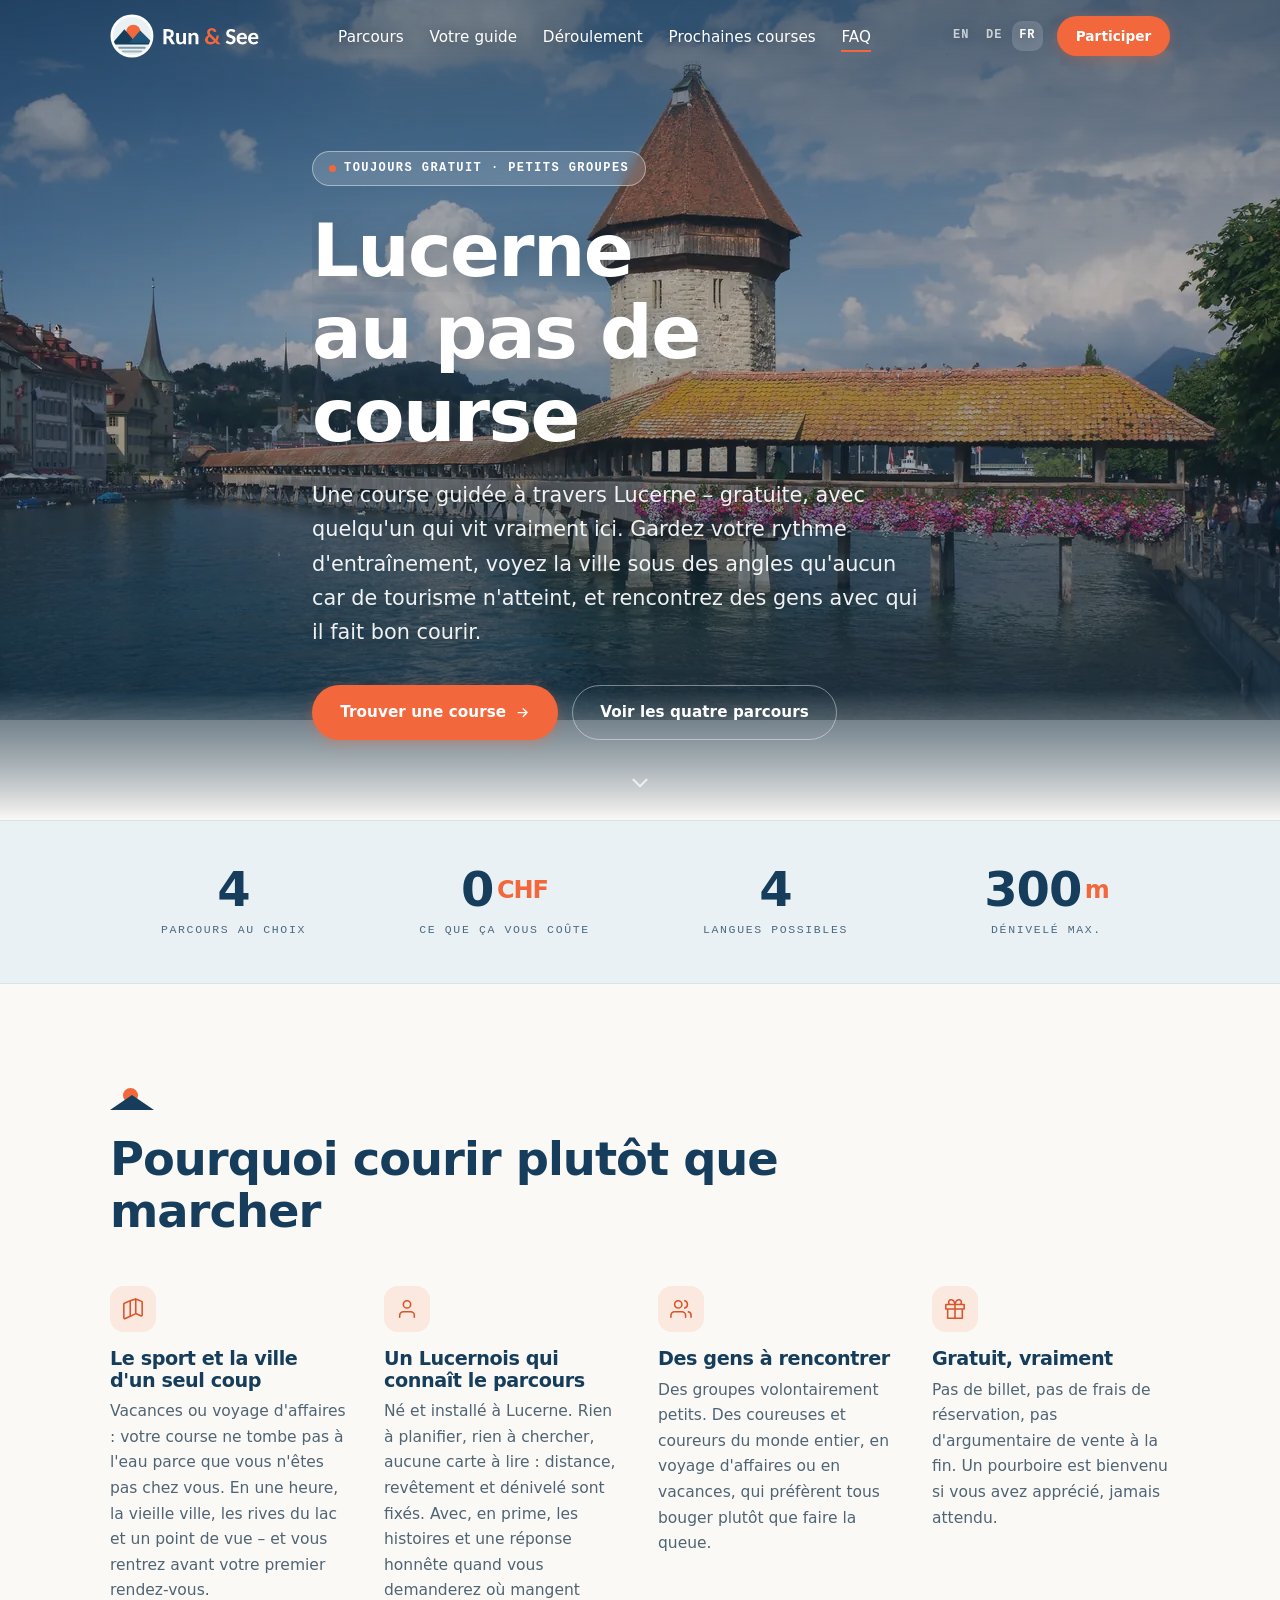
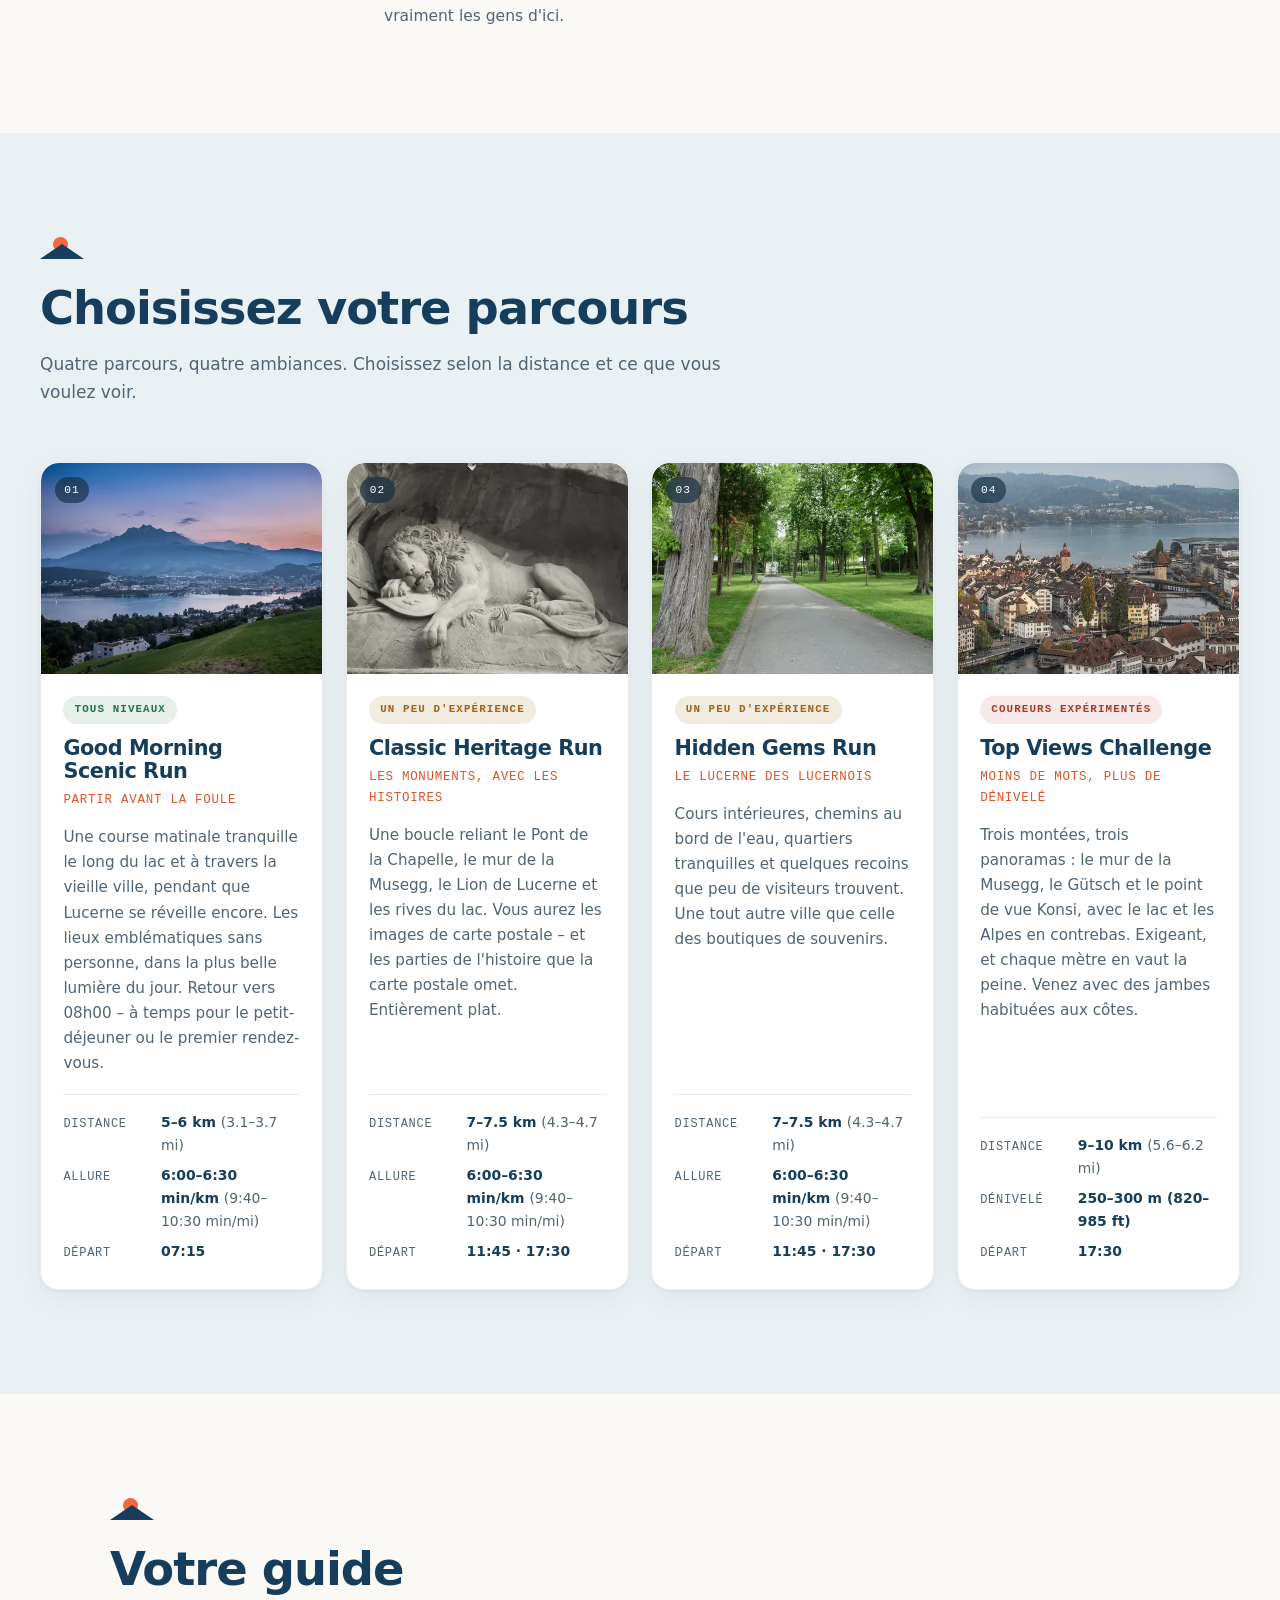
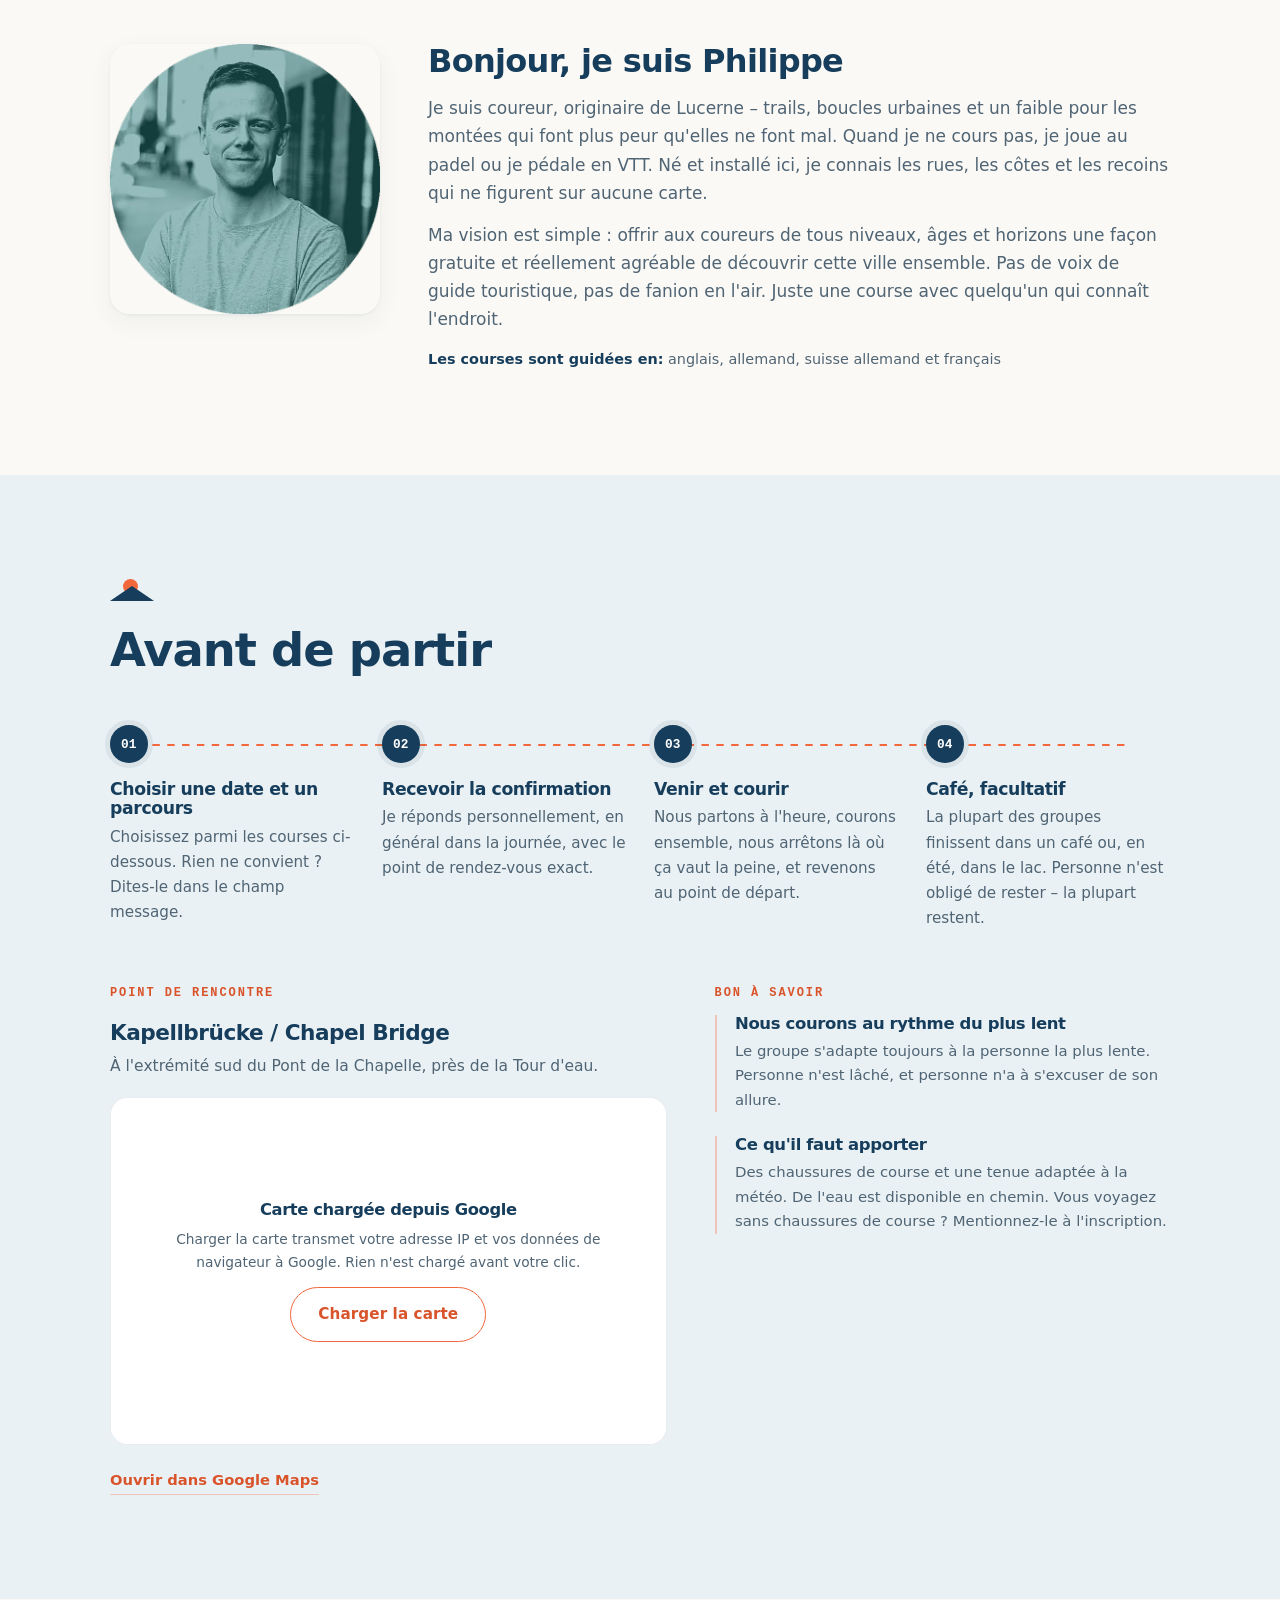
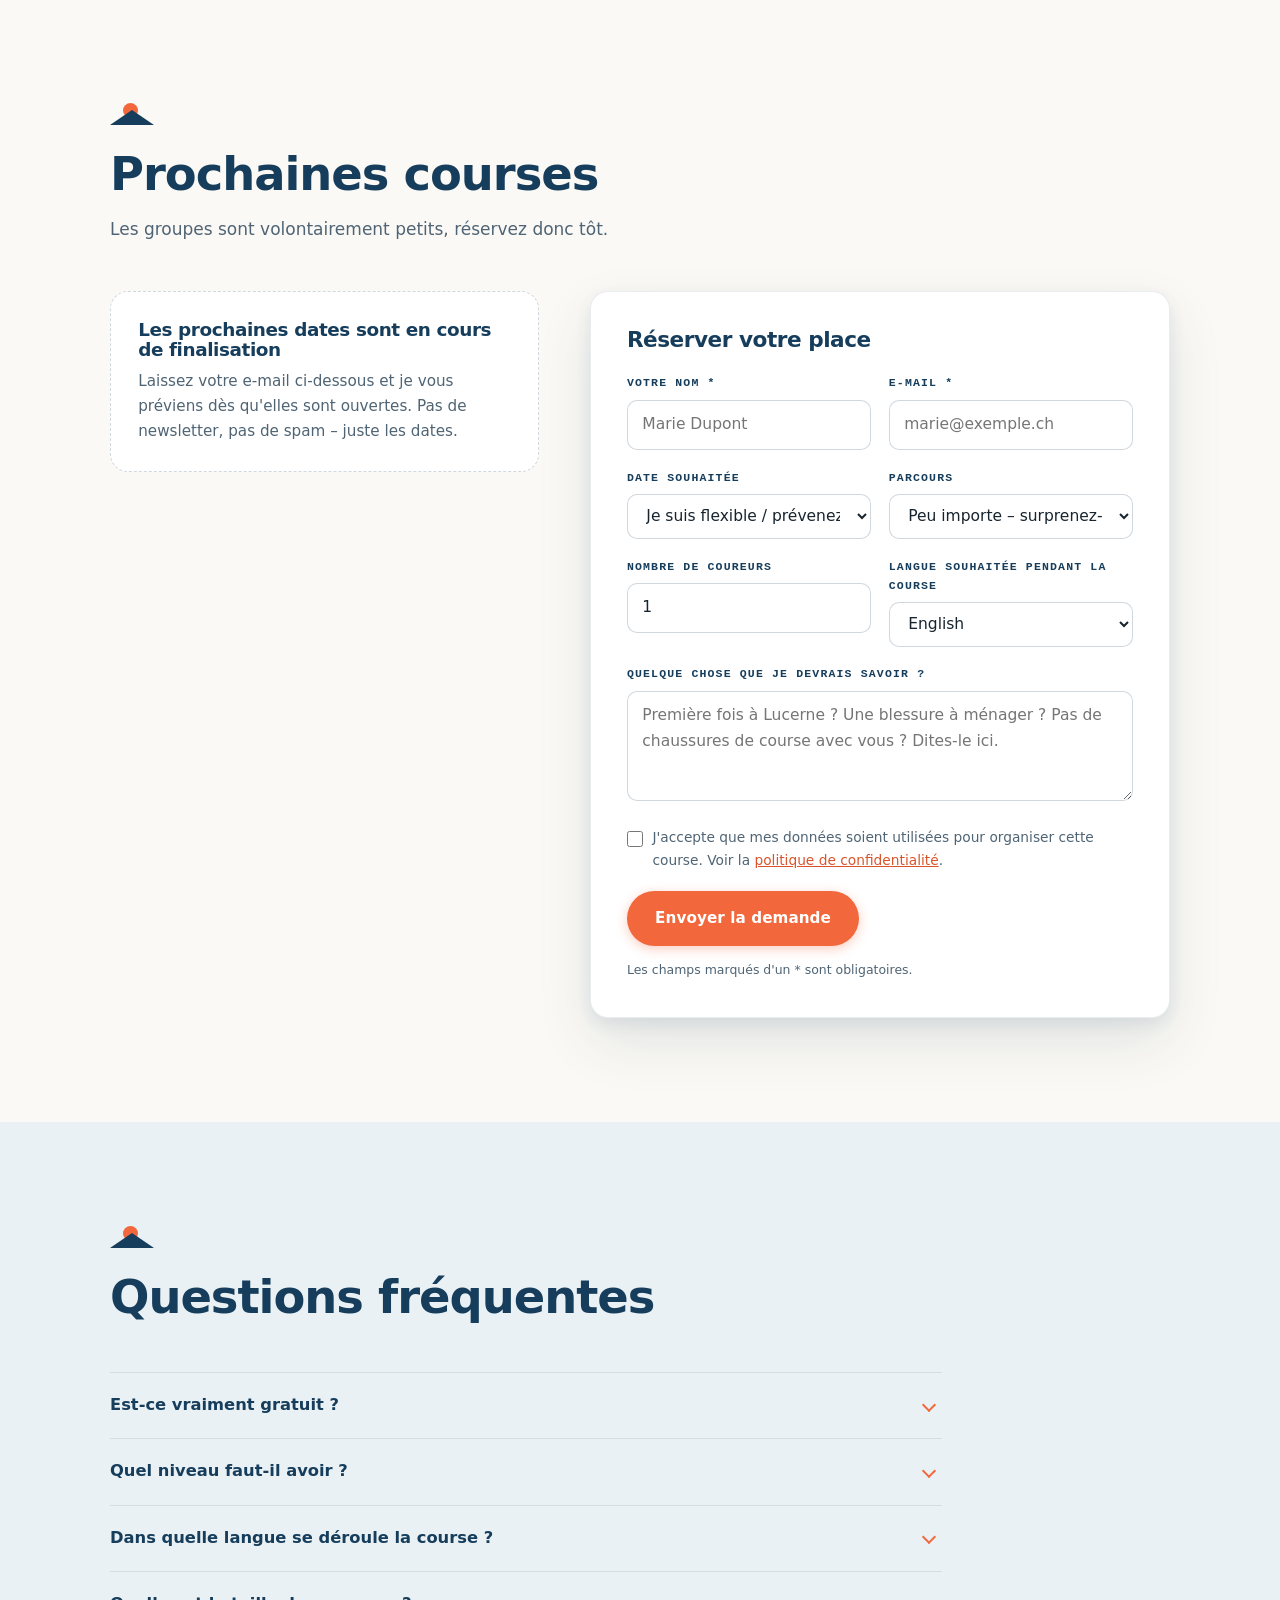
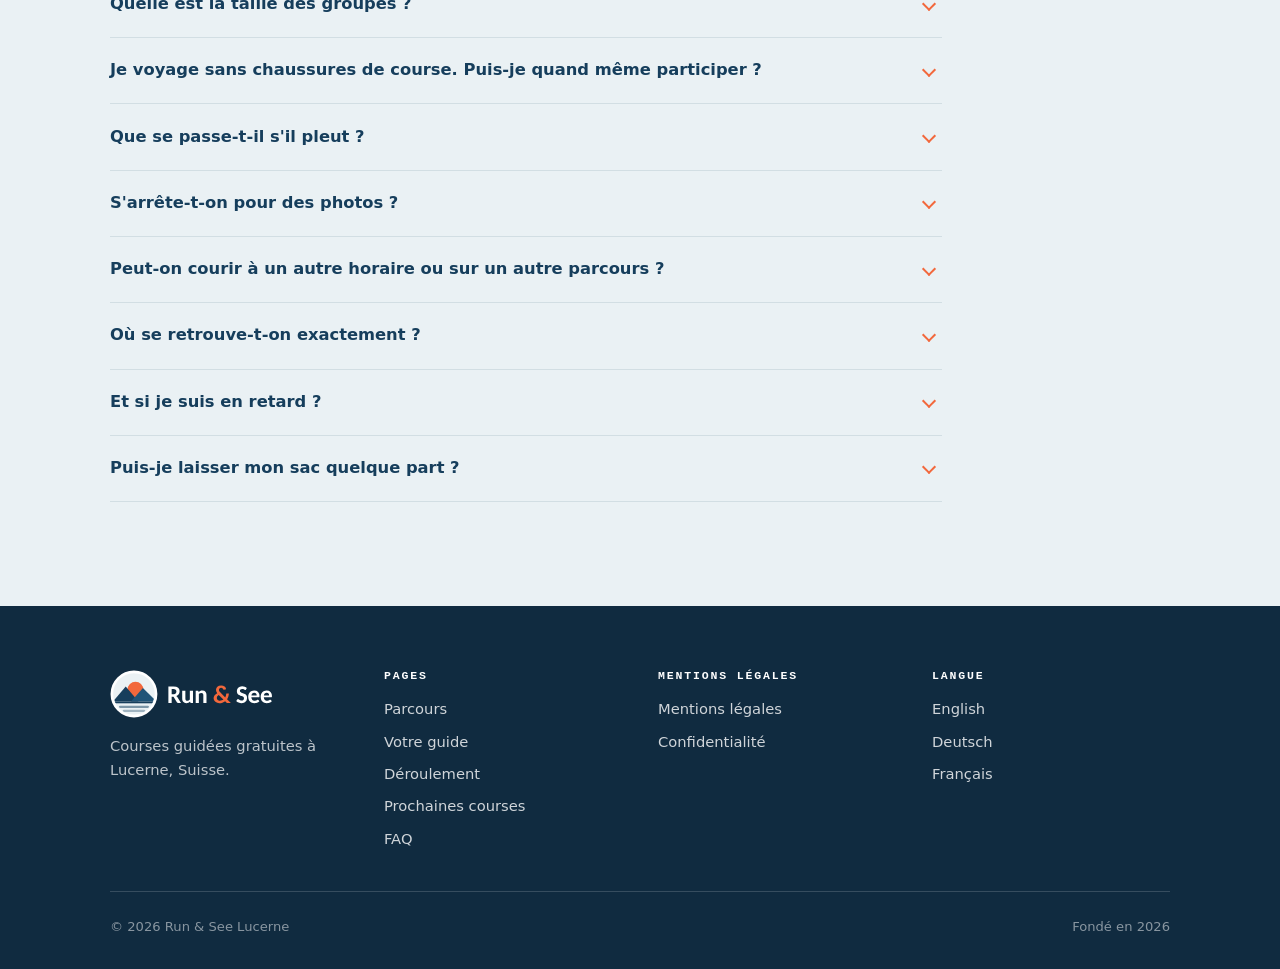
<file: fr/index.html>
<!DOCTYPE html>
<html lang="fr">
<head>
  <meta charset="utf-8" />
  <meta name="viewport" content="width=device-width, initial-scale=1" />
  <title>Courses guidées gratuites à Lucerne | Run &amp; See</title>
  <meta name="description" content="Découvrez Lucerne en courant : course guidée gratuite, petits groupes, guide local. Quatre parcours, quatre langues, tous les niveaux bienvenus." />
  <meta name="robots" content="index, follow, max-image-preview:large" />

  <link rel="canonical" href="https://www.runandsee.ch/fr/" />
  <link rel="alternate" hreflang="en" href="https://www.runandsee.ch/" />
  <link rel="alternate" hreflang="de" href="https://www.runandsee.ch/de/" />
  <link rel="alternate" hreflang="fr" href="https://www.runandsee.ch/fr/" />
  <link rel="alternate" hreflang="x-default" href="https://www.runandsee.ch/" />

  <meta property="og:type" content="website" />
  <meta property="og:site_name" content="Run &amp; See Lucerne" />
  <meta property="og:locale" content="fr_CH" />
  <meta property="og:url" content="https://www.runandsee.ch/fr/" />
  <meta property="og:title" content="Courses guidées gratuites à Lucerne | Run &amp; See" />
  <meta property="og:description" content="Découvrez Lucerne en courant : course guidée gratuite, petits groupes, guide local. Quatre parcours, quatre langues, tous les niveaux bienvenus." />
  <meta property="og:image" content="https://www.runandsee.ch/assets/images/hero/luzern-kapellbruecke.jpg" />
  <meta property="og:image:width" content="1920" />
  <meta property="og:image:height" content="1080" />
  <meta property="og:image:alt" content="Le Pont de la Chapelle et la Tour d&#x27;eau sur la Reuss à Lucerne, les Alpes en arrière-plan" />
  <meta name="twitter:card" content="summary_large_image" />
  <meta name="twitter:image" content="https://www.runandsee.ch/assets/images/hero/luzern-kapellbruecke.jpg" />
  <meta name="twitter:image:alt" content="Le Pont de la Chapelle et la Tour d&#x27;eau sur la Reuss à Lucerne, les Alpes en arrière-plan" />

  <meta name="author" content="Run &amp; See Lucerne" />
  <meta name="geo.region" content="CH-LU" />
  <meta name="geo.placename" content="Luzern" />
  <meta name="geo.position" content="47.05174;8.30772" />
  <meta name="ICBM" content="47.05174, 8.30772" />
  <link rel="preload" as="image" fetchpriority="high"
        href="../assets/images/hero/luzern-kapellbruecke.webp"
        imagesrcset="../assets/images/hero/luzern-kapellbruecke-800.webp 800w, ../assets/images/hero/luzern-kapellbruecke-1280.webp 1280w, ../assets/images/hero/luzern-kapellbruecke.webp 1920w"
        imagesizes="100vw" type="image/webp" />

  <link rel="icon" type="image/svg+xml" href="../assets/logos/horizont-mark.svg" />
  <meta name="theme-color" content="#163e5c" />

  <style>
/* ==========================================================================
   Run & See Lucerne — Basis-Stylesheet (Struktur, Layout, Komponenten)
   Enthält KEINE Farbwerte und keine Schriftnamen. Alles über Custom
   Properties, die das jeweilige Theme in src/themes/<name>.css setzt.
   build.py fügt Theme + Basis zusammen und bettet das Ergebnis ein.
   ========================================================================== */

*, *::before, *::after { box-sizing: border-box; }
* { margin: 0; padding: 0; }

html {
  scroll-behavior: smooth;
  scroll-padding-top: calc(var(--nav-h) + 12px);
  -webkit-text-size-adjust: 100%;
}

body {
  font-family: var(--font-body);
  background: var(--bg);
  color: var(--ink);
  line-height: 1.65;
  font-size: 1.0625rem;
  -webkit-font-smoothing: antialiased;
  overflow-x: hidden;
}

img, picture, svg, iframe { display: block; max-width: 100%; }
img { height: auto; }

h1, h2, h3, h4 {
  font-family: var(--font-display);
  color: var(--heading);
  line-height: var(--h-leading);
  font-weight: var(--h-weight);
  letter-spacing: var(--h-tracking);
  text-transform: var(--h-transform);
}

a { color: var(--link); }

:focus-visible {
  outline: 3px solid var(--focus);
  outline-offset: 3px;
  border-radius: 3px;
}

.wrap {
  width: 100%;
  max-width: var(--wrap);
  margin-inline: auto;
  padding-inline: clamp(1.25rem, 5vw, 2.5rem);
}

section { padding-block: var(--section-pad); position: relative; }
section.alt { background: var(--surface-alt); }
#hero { padding: 0; }

.section-head { max-width: 46rem; margin-bottom: clamp(2rem, 4vw, 3rem); }
.section-head h2 { font-size: var(--h2-size); }
.section-head p { margin-top: 0.9rem; color: var(--ink-soft); font-size: 1.0625rem; }

.rule { width: var(--rule-w); height: var(--rule-h); background: var(--accent); margin-bottom: 1.35rem; }

.eyebrow {
  font-family: var(--font-mono);
  font-size: 0.75rem;
  letter-spacing: 0.18em;
  text-transform: uppercase;
  font-weight: 600;
  color: var(--accent-ink);
  margin-bottom: 0.55rem;
}

/* ── Skip link ─────────────────────────────────────────────────────────── */
.skip-link {
  position: absolute; left: -9999px; top: 0; z-index: 2000;
  background: var(--heading); color: var(--on-dark);
  padding: 0.75rem 1.25rem; text-decoration: none;
}
.skip-link:focus { left: 0; }

/* ── Buttons ───────────────────────────────────────────────────────────── */
.btn {
  display: inline-flex; align-items: center; justify-content: center; gap: 0.55rem;
  font: inherit;
  font-family: var(--font-ui);
  font-weight: var(--btn-weight);
  font-size: var(--btn-size);
  letter-spacing: var(--btn-tracking);
  text-transform: var(--btn-transform);
  padding: var(--btn-pad);
  border-radius: var(--btn-radius);
  border: var(--btn-border) solid transparent;
  text-decoration: none; cursor: pointer;
  transition: transform 0.18s ease, background 0.2s ease, color 0.2s ease,
              box-shadow 0.2s ease, border-color 0.2s ease;
}
.btn svg { width: 1em; height: 1em; transition: transform 0.22s ease; }
.btn:hover svg { transform: translateX(3px); }
.btn:hover { transform: translateY(-2px); }
.btn:active { transform: translateY(0); }

.btn-primary { background: var(--accent); color: var(--on-accent); box-shadow: var(--shadow-btn); }
.btn-primary:hover { background: var(--accent-hover); }
.btn-primary:disabled { opacity: 0.6; cursor: progress; transform: none; }

.btn-ghost { background: transparent; color: var(--on-dark); border-color: var(--on-dark-line); }
.btn-ghost:hover { background: var(--on-dark-wash); }

.btn-outline { background: transparent; color: var(--accent-ink); border-color: var(--accent); }
.btn-outline:hover { background: var(--accent-tint); }

/* ── Navbar ────────────────────────────────────────────────────────────── */
#navbar {
  position: fixed; inset: 0 0 auto 0; z-index: 1000; height: var(--nav-h);
  display: flex; align-items: center;
  transition: background 0.25s ease, box-shadow 0.25s ease, height 0.25s ease;
}
#navbar .wrap { display: flex; align-items: center; justify-content: space-between; gap: 1rem; }
#navbar.scrolled {
  background: var(--nav-bg-scrolled);
  backdrop-filter: blur(12px);
  box-shadow: var(--nav-shadow);
}

.nav-logo { display: flex; align-items: center; text-decoration: none; flex-shrink: 0; }
.nav-logo img { height: var(--logo-h); width: auto; }
.logo-dark { display: none; }
#navbar.scrolled .logo-light { display: none; }
#navbar.scrolled .logo-dark { display: block; }

.nav-links { display: flex; align-items: center; gap: 1.6rem; list-style: none; }
.nav-links a {
  position: relative;
  font-family: var(--font-ui);
  color: var(--on-dark); text-decoration: none;
  font-size: var(--nav-size); font-weight: 500;
  letter-spacing: var(--nav-tracking); text-transform: var(--nav-transform);
  padding-block: 0.4rem;
  text-shadow: var(--on-image-shadow);
}
.nav-links a::after {
  content: ""; position: absolute; left: 0; right: 0; bottom: 0;
  height: 2px; background: var(--accent);
  transform: scaleX(0); transform-origin: left;
  transition: transform 0.25s ease;
}
.nav-links a:hover::after, .nav-links a.active::after { transform: scaleX(1); }
#navbar.scrolled .nav-links a { color: var(--ink); text-shadow: none; }

.nav-right { display: flex; align-items: center; gap: 0.9rem; flex-shrink: 0; }

.lang-switch { display: flex; align-items: center; gap: 0.15rem; }
.lang-switch a {
  font-family: var(--font-mono);
  font-size: 0.75rem; font-weight: 600; letter-spacing: 0.08em;
  text-decoration: none; color: var(--on-dark); opacity: 0.7;
  padding: 0.3rem 0.45rem; border-radius: var(--radius-sm);
  text-shadow: var(--on-image-shadow);
  transition: opacity 0.2s ease, background 0.2s ease;
}
#navbar.scrolled .lang-switch a { color: var(--ink); text-shadow: none; }
.lang-switch a:hover { opacity: 1; }
.lang-switch a[aria-current="true"] { opacity: 1; background: var(--on-dark-wash); }
#navbar.scrolled .lang-switch a[aria-current="true"] { background: var(--accent-tint); color: var(--accent-ink); }

.nav-cta { display: none; }

.hamburger {
  display: none; background: none; border: 0; cursor: pointer;
  width: 42px; height: 42px; padding: 9px; border-radius: var(--radius-sm);
}
.hamburger span {
  display: block; height: 2px; background: var(--on-dark); border-radius: 2px;
  transition: transform 0.25s ease, opacity 0.2s ease, background 0.25s ease;
}
.hamburger span + span { margin-top: 5px; }
#navbar.scrolled .hamburger span { background: var(--ink); }
.hamburger[aria-expanded="true"] span:nth-child(1) { transform: translateY(7px) rotate(45deg); }
.hamburger[aria-expanded="true"] span:nth-child(2) { opacity: 0; }
.hamburger[aria-expanded="true"] span:nth-child(3) { transform: translateY(-7px) rotate(-45deg); }

@media (min-width: 981px) {
  .nav-cta { display: inline-flex; padding: 0.5rem 1.1rem; font-size: 0.85rem; }
}
@media (max-width: 980px) {
  .hamburger { display: block; }
  .nav-links {
    position: fixed; inset: var(--nav-h) 0 auto 0;
    flex-direction: column; align-items: stretch; gap: 0;
    background: var(--surface); border-bottom: 1px solid var(--line);
    box-shadow: var(--shadow-md);
    padding: 0.5rem 0 1rem;
    /* visibility zusätzlich, damit nichts hervorlugt und die Links im
       geschlossenen Zustand nicht per Tab erreichbar sind */
    transform: translateY(-101%); visibility: hidden;
    transition: transform 0.3s cubic-bezier(0.4, 0, 0.2, 1), visibility 0s linear 0.3s;
  }
  .nav-links.open { transform: translateY(0); visibility: visible; transition-delay: 0s, 0s; }
  .nav-links a {
    display: block;                     /* volle Zeilenbreite statt Textbreite */
    color: var(--ink) !important; text-shadow: none;
    padding: 0.9rem clamp(1.25rem, 5vw, 2.5rem);
    border-bottom: 1px solid var(--line);
  }
  .nav-links li:last-child a { border-bottom: 0; }
  .nav-links a::after { display: none; }
  /* Solange das Menü offen ist, braucht die Leiste einen deckenden Grund */
  #navbar.menu-open { background: var(--surface); box-shadow: var(--nav-shadow); }
  #navbar.menu-open .nav-logo .logo-light { display: none; }
  #navbar.menu-open .nav-logo .logo-dark { display: block; }
  #navbar.menu-open .lang-switch a { color: var(--ink); text-shadow: none; }
  #navbar.menu-open .hamburger span { background: var(--ink); }
}

/* ── Hero ──────────────────────────────────────────────────────────────── */
#hero {
  position: relative; min-height: min(92svh, 820px);
  display: flex; align-items: flex-end;
  color: var(--on-dark); isolation: isolate; overflow: hidden;
}
.hero-media { position: absolute; inset: 0; z-index: -2; }
.hero-media img { width: 100%; height: 100%; object-fit: cover; object-position: center 45%; }
.hero-media::after { content: ""; position: absolute; inset: 0; background: var(--hero-scrim); }
.hero-inner { padding-block: clamp(6rem, 14vw, 8rem) clamp(3.5rem, 8vw, 5rem); max-width: 46rem; position: relative; }

.hero-badge {
  display: inline-flex; align-items: center; gap: 0.5rem;
  font-family: var(--font-mono);
  background: var(--on-dark-wash); border: 1px solid var(--on-dark-line);
  backdrop-filter: blur(6px);
  padding: 0.4rem 1rem; border-radius: var(--badge-radius);
  font-size: 0.75rem; font-weight: 600; letter-spacing: 0.12em; text-transform: uppercase;
  margin-bottom: 1.5rem;
}
.hero-badge .dot {
  width: 7px; height: 7px; border-radius: 50%; background: var(--accent);
  animation: pulse 2.4s ease-in-out infinite;
}
@keyframes pulse { 0%, 100% { opacity: 1; transform: scale(1); } 50% { opacity: 0.45; transform: scale(0.8); } }

#hero h1 { color: var(--on-dark); font-size: var(--h1-size); text-shadow: var(--on-image-shadow-lg); }
#hero h1 .line { display: block; overflow: hidden; }
#hero h1 .line > span { display: block; }
.hero-lead {
  margin-top: 1.3rem; font-size: clamp(1.05rem, 2.2vw, 1.3rem);
  color: var(--on-dark-soft); text-shadow: var(--on-image-shadow); max-width: 38rem;
}
.hero-actions { margin-top: 2.2rem; display: flex; flex-wrap: wrap; gap: 0.85rem; }
.hero-cue {
  position: absolute; left: 50%; bottom: 1.5rem; translate: -50% 0;
  width: 26px; height: 26px; opacity: 0.7;
  animation: cue 2.6s ease-in-out infinite;
}
.hero-cue svg { width: 100%; height: 100%; stroke: var(--on-dark); }
@keyframes cue { 0%, 100% { transform: translateY(0); } 50% { transform: translateY(7px); } }

/* ── Kennzahlenband ────────────────────────────────────────────────────── */
.stats { background: var(--stats-bg); color: var(--stats-ink); padding-block: clamp(2rem, 4vw, 2.75rem); }
.stats-grid { display: grid; gap: 1.5rem; grid-template-columns: repeat(auto-fit, minmax(140px, 1fr)); text-align: center; }
.stat b {
  display: block; font-family: var(--font-display);
  font-size: clamp(2rem, 5vw, 3rem); line-height: 1;
  font-weight: var(--h-weight); letter-spacing: var(--h-tracking);
  color: var(--stats-num);
}
.stat > span {
  display: block; margin-top: 0.45rem; font-family: var(--font-mono);
  font-size: 0.72rem; letter-spacing: 0.14em; text-transform: uppercase; opacity: 0.75;
}
.stat b .unit { font-size: 0.5em; margin-left: 0.15em; vertical-align: 0.35em; }

/* ── Value props ───────────────────────────────────────────────────────── */
.value-grid { display: grid; gap: clamp(1.5rem, 3vw, 2.25rem); grid-template-columns: repeat(auto-fit, minmax(230px, 1fr)); }
.value-item h3 { font-size: 1.2rem; margin-bottom: 0.5rem; }
.value-item p { color: var(--ink-soft); font-size: 0.97rem; }
.value-icon {
  width: 46px; height: 46px; border-radius: var(--icon-radius);
  background: var(--accent-tint); color: var(--accent-ink);
  display: grid; place-items: center; margin-bottom: 1rem;
  transition: transform 0.25s ease, background 0.25s ease;
}
.value-item:hover .value-icon { transform: translateY(-3px); background: var(--accent); color: var(--on-accent); }
.value-icon svg { width: 22px; height: 22px; }

/* ── Touren-Karussell ──────────────────────────────────────────────────── */
.carousel { position: relative; }
.carousel-track {
  display: grid; grid-auto-flow: column;
  /* feste Spaltenbreite, damit die Karten NICHT zusammenschrumpfen —
     nur so entsteht überhaupt ein scrollbares Karussell.
     Die Werte sind so gewählt, dass die nächste Karte immer angeschnitten
     sichtbar bleibt — sonst wirkt das Karussell wie eine vollständige Liste. */
  grid-auto-columns: min(82%, 330px);
  gap: 1.5rem;
  overflow-x: auto; overscroll-behavior-x: contain;
  scroll-snap-type: x mandatory;
  padding-block: 0.5rem 1.25rem;
  scrollbar-width: none;
}
.carousel-track::-webkit-scrollbar { display: none; }
@media (min-width: 700px)  { .carousel-track { grid-auto-columns: calc(46% - 0.75rem); } }
@media (min-width: 1000px) { .carousel-track { grid-auto-columns: calc(31% - 1rem); } }

/* Ab dieser Breite passen alle vier Touren nebeneinander — dann ist auf den
   ersten Blick sichtbar, wie viele es sind, und das Karussell entfällt. */
@media (min-width: 1180px) {
  #tours > .wrap { max-width: 1300px; }
  #tours .carousel-track {
    grid-auto-columns: minmax(0, 1fr);
    overflow-x: visible; scroll-snap-type: none;
    gap: 1.4rem; padding-bottom: 0;
  }
  /* Höhere Spezifität als die .carousel-controls-Regel weiter unten */
  #tours .carousel-controls { display: none; }
}

.tour-card {
  scroll-snap-align: start;
  background: var(--card-bg); border: var(--card-border);
  border-radius: var(--radius); overflow: hidden;
  display: flex; flex-direction: column;
  box-shadow: var(--shadow-sm);
  transition: transform 0.28s ease, box-shadow 0.28s ease;
}
.tour-card:hover { transform: translateY(-5px); box-shadow: var(--shadow-md); }
.tour-media { position: relative; overflow: hidden; }
.tour-media img { width: 100%; aspect-ratio: 4 / 3; object-fit: cover; transition: transform 0.7s cubic-bezier(0.2, 0.7, 0.3, 1); }
.tour-card:hover .tour-media img { transform: scale(1.06); }
.tour-index {
  position: absolute; top: 0.85rem; left: 0.85rem;
  font-family: var(--font-mono); font-size: 0.7rem; letter-spacing: 0.1em;
  background: var(--index-bg); color: var(--index-ink);
  padding: 0.25rem 0.6rem; border-radius: var(--badge-radius);
  backdrop-filter: blur(6px);
}
.tour-body { padding: 1.4rem 1.4rem 1.6rem; display: flex; flex-direction: column; flex: 1; }
.tour-card h3 { font-size: 1.3rem; }
.tour-tagline { color: var(--accent-ink); font-family: var(--font-mono); font-size: 0.78rem; letter-spacing: 0.06em; text-transform: uppercase; margin-top: 0.45rem; }
.tour-desc { margin-top: 0.9rem; font-size: 0.95rem; color: var(--ink-soft); flex: 1; }

.badge {
  align-self: flex-start; font-family: var(--font-mono);
  font-size: 0.68rem; font-weight: 700; letter-spacing: 0.1em; text-transform: uppercase;
  padding: 0.3rem 0.7rem; border-radius: var(--badge-radius); margin-bottom: 0.8rem;
}
.badge-green  { background: var(--green-bg); color: var(--green); }
.badge-orange { background: var(--amber-bg); color: var(--amber); }
.badge-red    { background: var(--rust-bg);  color: var(--rust); }

.tour-facts { margin-top: 1.15rem; border-top: 1px solid var(--line); padding-top: 0.95rem; display: grid; gap: 0.45rem; }
.tour-fact { display: flex; gap: 0.6rem; align-items: baseline; font-size: 0.87rem; }
.tour-fact dt { color: var(--ink-soft); min-width: 5.5rem; flex-shrink: 0; font-family: var(--font-mono); font-size: 0.75rem; letter-spacing: 0.06em; text-transform: uppercase; }
.tour-fact dd { font-weight: 600; color: var(--heading); }
.tour-fact .alt { font-weight: 400; color: var(--ink-soft); }

.carousel-controls { display: flex; align-items: center; justify-content: space-between; gap: 1rem; margin-top: 0.5rem; }
.carousel-nav { display: flex; align-items: center; gap: 1rem; }
.carousel-count { font-family: var(--font-mono); font-size: 0.8rem; letter-spacing: 0.06em; color: var(--ink-soft); }
.carousel-count b { color: var(--heading); font-size: 1rem; }
.carousel-count span { margin-left: 0.15rem; }
.carousel-dots { display: flex; gap: 0.4rem; }
.carousel-dots button {
  width: 28px; height: 4px; border: 0; padding: 0; cursor: pointer;
  background: var(--line-strong); border-radius: 2px;
  transition: background 0.25s ease, width 0.25s ease;
}
.carousel-dots button[aria-current="true"] { background: var(--accent); width: 44px; }
.carousel-arrows { display: flex; gap: 0.5rem; }
.carousel-arrows button {
  width: 42px; height: 42px; border-radius: var(--btn-radius);
  border: 1.5px solid var(--line-strong); background: transparent; color: var(--heading);
  display: grid; place-items: center; cursor: pointer;
  transition: background 0.2s ease, border-color 0.2s ease, color 0.2s ease, opacity 0.2s ease;
}
.carousel-arrows button:hover:not(:disabled) { background: var(--accent); border-color: var(--accent); color: var(--on-accent); }
.carousel-arrows button:disabled { opacity: 0.3; cursor: default; }
.carousel-arrows svg { width: 17px; height: 17px; }

/* ── Ablauf mit Verbindungslinie ───────────────────────────────────────── */
.steps-wrap { position: relative; }
.steps-line { position: absolute; inset: 1.15rem 0 auto 0; height: 2px; pointer-events: none; display: none; }
@media (min-width: 860px) { .steps-line { display: block; } }
.steps-line svg { width: 100%; height: 2px; overflow: visible; }
.steps-line path { stroke: var(--accent); stroke-width: 2; stroke-dasharray: 7 7; fill: none; stroke-dashoffset: var(--dash, 2000); transition: stroke-dashoffset 1.8s ease-out; }
.steps { display: grid; gap: 1.75rem; grid-template-columns: repeat(auto-fit, minmax(210px, 1fr)); counter-reset: step; position: relative; }
.step { padding-top: 3.4rem; position: relative; }
.step::before {
  counter-increment: step; content: counter(step, decimal-leading-zero);
  position: absolute; top: 0; left: 0;
  width: 2.35rem; height: 2.35rem; border-radius: var(--step-radius);
  background: var(--step-bg); color: var(--step-ink);
  display: grid; place-items: center;
  font-family: var(--font-mono); font-size: 0.8rem; font-weight: 700;
}
.step h3 { font-size: 1.08rem; margin-bottom: 0.4rem; }
.step p { font-size: 0.95rem; color: var(--ink-soft); }

/* ── Runs + Formular ───────────────────────────────────────────────────── */
.join-layout { display: grid; gap: clamp(2rem, 4vw, 3.5rem); grid-template-columns: 1fr; }
@media (min-width: 920px) { .join-layout { grid-template-columns: 0.85fr 1.15fr; align-items: start; } }

.countdown { background: var(--dark-panel); color: var(--on-dark); border-radius: var(--radius); padding: 1.6rem; margin-bottom: 1.5rem; }
.countdown-label { font-family: var(--font-mono); font-size: 0.7rem; letter-spacing: 0.16em; text-transform: uppercase; opacity: 0.7; }
.countdown-run { font-family: var(--font-display); font-size: 1.35rem; margin-top: 0.4rem; letter-spacing: var(--h-tracking); }
.countdown-clock { display: flex; gap: 1.4rem; margin-top: 1.1rem; }
.countdown-clock div { text-align: center; }
.countdown-clock b { display: block; font-family: var(--font-display); font-size: 2rem; line-height: 1; color: var(--accent); }
.countdown-clock span { font-family: var(--font-mono); font-size: 0.65rem; letter-spacing: 0.12em; text-transform: uppercase; opacity: 0.7; }

.run-list { display: grid; gap: 0.75rem; }
.run-item {
  background: var(--card-bg); border: var(--card-border); border-left: 3px solid var(--accent);
  border-radius: var(--radius-sm); padding: 0.95rem 1.15rem;
  display: flex; justify-content: space-between; align-items: center; gap: 1rem; flex-wrap: wrap;
  transition: transform 0.2s ease, border-left-width 0.2s ease;
}
.run-item:hover { transform: translateX(3px); }
.run-when { font-weight: 600; color: var(--heading); }
.run-what { font-size: 0.87rem; color: var(--ink-soft); }
.run-time { font-family: var(--font-display); font-size: 1.2rem; color: var(--accent-ink); background: var(--accent-tint); border-radius: var(--radius-sm); padding: 0.2rem 0.7rem; }

.run-note { font-size: 0.87rem; color: var(--ink-soft); margin-top: 0.85rem; line-height: 1.5; }
.run-empty { background: var(--card-bg); border: 1px dashed var(--line-strong); border-radius: var(--radius); padding: 1.7rem; }
.run-empty h3 { font-size: 1.15rem; margin-bottom: 0.5rem; }
.run-empty p { font-size: 0.95rem; color: var(--ink-soft); }

.form-card { background: var(--card-bg); border: var(--card-border); border-radius: var(--radius); padding: clamp(1.4rem, 3vw, 2.25rem); box-shadow: var(--shadow-sm); }
.form-card h3 { font-size: 1.35rem; margin-bottom: 1.3rem; }

.field { margin-bottom: 1.1rem; }
.field-row { display: grid; gap: 1.1rem; grid-template-columns: 1fr; }
@media (min-width: 560px) { .field-row { grid-template-columns: 1fr 1fr; } }
.field label, .fieldset-label {
  display: block; font-family: var(--font-mono);
  font-size: 0.72rem; font-weight: 600; letter-spacing: 0.1em; text-transform: uppercase;
  color: var(--heading); margin-bottom: 0.45rem;
}
.field input, .field select, .field textarea {
  width: 100%; font: inherit; font-size: 0.97rem; color: var(--ink);
  padding: 0.72rem 0.9rem;
  border: 1px solid var(--line-strong); border-radius: var(--radius-sm);
  background: var(--input-bg);
  transition: border-color 0.18s ease, box-shadow 0.18s ease;
}
.field textarea { min-height: 110px; resize: vertical; }
.field input:focus, .field select:focus, .field textarea:focus {
  border-color: var(--accent); box-shadow: 0 0 0 3px var(--accent-tint); outline: none;
}
.chip-row { display: flex; flex-wrap: wrap; gap: 0.5rem; }
.chip input { position: absolute; opacity: 0; pointer-events: none; }
.chip span {
  display: inline-block; cursor: pointer;
  border: 1px solid var(--line-strong); border-radius: var(--btn-radius);
  padding: 0.42rem 0.95rem; font-size: 0.88rem;
  transition: all 0.18s ease;
}
.chip span:hover { border-color: var(--accent); }
.chip input:checked + span { background: var(--accent); color: var(--on-accent); border-color: var(--accent); }
.chip input:focus-visible + span { outline: 3px solid var(--focus); outline-offset: 2px; }

.consent { display: flex; gap: 0.6rem; align-items: flex-start; font-size: 0.86rem; color: var(--ink-soft); margin-bottom: 1.2rem; }
.consent input { margin-top: 0.28rem; flex-shrink: 0; width: 1rem; height: 1rem; accent-color: var(--accent); }
.required-note { font-size: 0.78rem; color: var(--ink-soft); margin-top: 0.9rem; }

.form-status { margin-top: 1rem; padding: 0.9rem 1.1rem; border-radius: var(--radius-sm); font-size: 0.92rem; display: none; }
.form-status.ok   { display: block; background: var(--green-bg); color: var(--green); }
.form-status.fail { display: block; background: var(--rust-bg);  color: var(--rust); }
.hp { position: absolute; width: 1px; height: 1px; overflow: hidden; clip-path: inset(50%); white-space: nowrap; }

/* ── Gut zu wissen ─────────────────────────────────────────────────────── */
.know-grid { display: grid; gap: 1.5rem; grid-template-columns: 1fr; }
.know-item { border-left: 2px solid var(--accent-line); padding-left: 1.15rem; transition: border-color 0.25s ease; }
.know-item:hover { border-left-color: var(--accent); }
.know-item h4 { font-size: 1.03rem; margin-bottom: 0.35rem; }
.know-item p { font-size: 0.93rem; color: var(--ink-soft); }

/* ── Ablauf: Treffpunkt und Hinweise nebeneinander ────────────────────── */
.practical {
  margin-top: clamp(2.5rem, 5vw, 3.5rem);
  display: grid; gap: clamp(1.75rem, 4vw, 3rem);
  grid-template-columns: 1fr; align-items: start;
}
@media (min-width: 900px) { .practical { grid-template-columns: 1.1fr 0.9fr; } }

.subhead {
  font-family: var(--font-mono); font-size: 0.75rem; font-weight: 600;
  letter-spacing: 0.16em; text-transform: uppercase;
  color: var(--accent-ink); margin-bottom: 0.9rem;
}
.meet-address { color: var(--ink-soft); margin-bottom: 1.1rem; font-size: 0.97rem; }
.meet-address strong {
  display: block; font-family: var(--font-display); font-size: 1.35rem;
  color: var(--heading); margin-bottom: 0.25rem; letter-spacing: var(--h-tracking);
}
.map-shell { position: relative; aspect-ratio: 16 / 10; border-radius: var(--radius); overflow: hidden; border: var(--card-border); background: var(--surface); }
.map-shell iframe { width: 100%; height: 100%; border: 0; }
.map-consent { position: absolute; inset: 0; display: grid; place-content: center; text-align: center; gap: 0.55rem; padding: 1.75rem; background: var(--surface); }
.map-consent h4 { font-size: 1.02rem; }
.map-consent p { font-size: 0.86rem; color: var(--ink-soft); max-width: 28rem; }
.map-consent .btn { justify-self: center; margin-top: 0.3rem; }

/* ── Guide ─────────────────────────────────────────────────────────────── */
.about-layout { display: grid; gap: clamp(1.75rem, 4vw, 3rem); grid-template-columns: 1fr; align-items: start; }
@media (min-width: 780px) { .about-layout { grid-template-columns: 270px 1fr; } }
.about-photo-wrap { position: relative; }
.about-photo { border-radius: var(--photo-radius); box-shadow: var(--shadow-sm); width: 100%; }
.about-layout h3 { font-size: clamp(1.5rem, 3vw, 2rem); margin-bottom: 0.9rem; }
.about-layout p + p { margin-top: 0.9rem; }
.about-layout p { color: var(--ink-soft); }
.about-meta { margin-top: 1.5rem; font-size: 0.9rem; color: var(--ink-soft); }
.about-meta b { color: var(--heading); }
.ig-link {
  display: inline-flex; align-items: center; gap: 0.5rem; margin-top: 1.4rem;
  font-family: var(--font-ui); font-weight: 600; font-size: 0.92rem;
  color: var(--accent-ink); text-decoration: none;
  border-bottom: 1.5px solid var(--accent-line); padding-bottom: 2px;
  transition: border-color 0.2s ease;
}
.ig-link:hover { border-bottom-color: var(--accent); }
.ig-link svg { width: 17px; height: 17px; }

/* ── FAQ ───────────────────────────────────────────────────────────────── */
.faq-list { max-width: 52rem; border-top: 1px solid var(--line); }
.faq-item { border-bottom: 1px solid var(--line); }
.faq-item summary {
  list-style: none; cursor: pointer; padding: 1.2rem 2.5rem 1.2rem 0; position: relative;
  font-weight: 600; color: var(--heading); font-size: 1.02rem;
  transition: color 0.2s ease;
}
.faq-item summary::-webkit-details-marker { display: none; }
.faq-item summary::after {
  content: ""; position: absolute; right: 0.5rem; top: 50%;
  width: 10px; height: 10px; margin-top: -6px;
  border-right: 2px solid var(--accent); border-bottom: 2px solid var(--accent);
  transform: rotate(45deg); transition: transform 0.25s ease;
}
.faq-item[open] summary::after { transform: rotate(-135deg); margin-top: -2px; }
.faq-item summary:hover { color: var(--accent-ink); }
.faq-answer-wrap { display: grid; grid-template-rows: 0fr; transition: grid-template-rows 0.3s ease; }
.faq-item[open] .faq-answer-wrap { grid-template-rows: 1fr; }
.faq-answer { overflow: hidden; }
.faq-answer p { padding: 0 2.5rem 1.4rem 0; color: var(--ink-soft); font-size: 0.97rem; }

/* ── Sticky CTA (mobil) ────────────────────────────────────────────────── */
.sticky-cta {
  position: fixed; left: 0; right: 0; bottom: 0; z-index: 900;
  background: var(--surface); border-top: 1px solid var(--line);
  padding: 0.7rem clamp(1rem, 5vw, 1.5rem);
  display: flex; align-items: center; justify-content: space-between; gap: 1rem;
  transform: translateY(110%); transition: transform 0.3s ease;
  box-shadow: 0 -4px 20px rgb(0 0 0 / 0.08);
}
.sticky-cta.show { transform: translateY(0); }
.sticky-cta-text { font-family: var(--font-mono); font-size: 0.72rem; letter-spacing: 0.1em; text-transform: uppercase; color: var(--ink-soft); }
.sticky-cta .btn { padding: 0.6rem 1.2rem; font-size: 0.85rem; }
@media (min-width: 981px) { .sticky-cta { display: none; } }

/* ── Footer ────────────────────────────────────────────────────────────── */
footer { background: var(--footer-bg); color: var(--footer-ink); padding-block: clamp(2.75rem, 6vw, 4rem) 2rem; font-size: 0.92rem; }
.footer-grid { display: grid; gap: 2.25rem; grid-template-columns: repeat(auto-fit, minmax(180px, 1fr)); }
.footer-brand img { height: 48px; width: auto; margin-bottom: 1rem; }
.footer-brand p { max-width: 22rem; }
footer h4 { color: var(--footer-head); font-family: var(--font-mono); font-size: 0.72rem; letter-spacing: 0.16em; text-transform: uppercase; margin-bottom: 0.9rem; font-weight: 600; }
footer ul { list-style: none; display: grid; gap: 0.5rem; }
footer a { color: var(--footer-link); text-decoration: none; transition: color 0.2s ease; }
footer a:hover { color: var(--footer-head); text-decoration: underline; text-underline-offset: 3px; }
.footer-bottom {
  margin-top: 2.5rem; padding-top: 1.5rem; border-top: 1px solid var(--footer-line);
  display: flex; flex-wrap: wrap; gap: 0.75rem 1.5rem; justify-content: space-between;
  font-size: 0.82rem; color: var(--footer-muted);
}

/* ── Rechtsseite ───────────────────────────────────────────────────────── */
.legal-page main { padding-top: calc(var(--nav-h) + 2.5rem); padding-bottom: 4rem; background: var(--surface); }
.legal-body { max-width: 46rem; }
.legal-body h1 { font-size: clamp(2rem, 5vw, 2.75rem); margin-bottom: 2rem; }
.legal-body h2 { font-size: 1.5rem; margin-top: 2.75rem; margin-bottom: 0.9rem; }
.legal-body h3 { font-size: 1.05rem; margin-top: 1.6rem; margin-bottom: 0.35rem; }
.legal-body p, .legal-body address { color: var(--ink-soft); font-style: normal; }
.legal-body p + p { margin-top: 0.8rem; }
.legal-back { display: inline-block; margin-bottom: 1.5rem; font-size: 0.9rem; }
.legal-page #navbar { background: var(--surface); box-shadow: 0 1px 0 var(--line); }
.legal-page #navbar .nav-links a, .legal-page #navbar .lang-switch a { color: var(--ink); text-shadow: none; }
.legal-page #navbar .hamburger span { background: var(--ink); }
.legal-page .logo-light { display: none; }
.legal-page .logo-dark { display: block; }

/* ── Scroll-Reveal ─────────────────────────────────────────────────────── */
.reveal { opacity: 0; transform: translateY(18px); transition: opacity 0.65s ease, transform 0.65s cubic-bezier(0.2, 0.7, 0.3, 1); }
.reveal.in { opacity: 1; transform: none; }
.reveal-d1 { transition-delay: 0.09s; }
.reveal-d2 { transition-delay: 0.18s; }
.reveal-d3 { transition-delay: 0.27s; }

/* ── Bewegung reduzieren ───────────────────────────────────────────────── */
@media (prefers-reduced-motion: reduce) {
  html { scroll-behavior: auto; }
  *, *::before, *::after {
    animation-duration: 0.01ms !important; animation-iteration-count: 1 !important;
    transition-duration: 0.01ms !important; scroll-behavior: auto !important;
  }
  .reveal { opacity: 1; transform: none; }
  .btn:hover, .tour-card:hover, .run-item:hover { transform: none; }
  .hero-cue { animation: none; }
  .hero-media img { animation: none !important; }
}

/* ── Bildnachweis im Impressum ─────────────────────────────────────────── */
.legal-body .credits { list-style: none; display: grid; gap: 0.5rem; margin-top: 0.6rem; }
.legal-body .credits li { color: var(--ink-soft); font-size: 0.93rem; padding-left: 1rem; border-left: 2px solid var(--accent-line); }
.legal-body code { font-family: var(--font-mono); font-size: 0.85em; background: var(--surface-alt); padding: 0.1em 0.35em; border-radius: 3px; }

/* ==========================================================================
   THEME 01 — HORIZONT
   Weiterentwicklung der Logo-Option „Horizont" (Sonne, Berge, Spiegelung).
   Ruhig, warm, weich gerundet. Navy als Fundament, Orange als Sonne,
   Eisblau als Wasser. Grosszügiger Weissraum, Verläufe statt harter Kanten.
   ========================================================================== */

:root {
  /* Markenfarben aus der Logo-Vorlage */
  --navy:        #163e5c;
  --navy-deep:   #102b40;
  --navy-mid:    #1f5478;
  --sun:         #f2683c;
  --sun-deep:    #d9542b;
  --ice:         #eaf1f4;
  --ice-deep:    #d7e4ea;
  --sand:        #fbf9f5;

  /* Flächen */
  --bg:          var(--sand);
  --surface:     #ffffff;
  --surface-alt: var(--ice);
  --card-bg:     #ffffff;
  --card-border: 1px solid rgb(22 62 92 / 0.09);
  --input-bg:    #ffffff;
  --dark-panel:  linear-gradient(150deg, var(--navy) 0%, var(--navy-deep) 100%);

  /* Text */
  --ink:         #17242e;
  --ink-soft:    #4f6474;
  --heading:     var(--navy);
  --link:        var(--sun-deep);

  /* Akzent */
  --accent:       var(--sun);
  --accent-hover: var(--sun-deep);
  --accent-ink:   var(--sun-deep);
  --accent-tint:  rgb(242 104 60 / 0.12);
  --accent-line:  rgb(242 104 60 / 0.32);
  --on-accent:    #ffffff;
  --focus:        var(--navy-mid);

  /* Auf Bild / dunklem Grund */
  --on-dark:       #ffffff;
  --on-dark-soft:  rgb(255 255 255 / 0.93);
  --on-dark-muted: rgb(255 255 255 / 0.72);
  --on-dark-line:  rgb(255 255 255 / 0.42);
  --on-dark-wash:  rgb(255 255 255 / 0.16);
  --on-image-shadow:    0 1px 14px rgb(16 43 64 / 0.42);
  --on-image-shadow-lg: 0 2px 30px rgb(16 43 64 / 0.42);
  --hero-scrim: linear-gradient(180deg,
                  rgb(16 43 64 / 0.60) 0%,
                  rgb(16 43 64 / 0.28) 40%,
                  rgb(16 43 64 / 0.55) 74%,
                  rgb(16 43 64 / 0.92) 100%);

  /* Linien */
  --line:        rgb(22 62 92 / 0.11);
  --line-strong: rgb(22 62 92 / 0.2);

  /* Statusfarben */
  --green: #24704a;  --green-bg: rgb(36 112 74 / 0.11);
  --amber: #9c6413;  --amber-bg: rgb(156 100 19 / 0.13);
  --rust:  #a83a25;  --rust-bg:  rgb(168 58 37 / 0.11);

  /* Typografie
     Space Grotesk aus der Logo-Vorlage lässt sich nur selbst gehostet
     einbinden. Bis dahin: geometrisch wirkende Systemschriften. */
  --font-display: "Avenir Next", Avenir, "Segoe UI Variable Display", "Segoe UI",
                  system-ui, -apple-system, "Helvetica Neue", Arial, sans-serif;
  --font-body:    "Avenir Next", Avenir, "Segoe UI", system-ui, -apple-system,
                  "Helvetica Neue", Arial, sans-serif;
  --font-ui:      var(--font-body);
  --font-mono:    ui-monospace, "SF Mono", "Cascadia Mono", "Segoe UI Mono",
                  "Roboto Mono", Menlo, Consolas, monospace;

  --h-leading:   1.12;
  --h-weight:    700;
  --h-tracking:  -0.022em;
  --h-transform: none;
  --h1-size: clamp(2.5rem, 7.5vw, 4.6rem);
  --h2-size: clamp(1.9rem, 4.6vw, 2.9rem);

  /* Formen — Horizont ist rund */
  --radius:        18px;
  --radius-sm:     10px;
  --badge-radius:  999px;
  --icon-radius:   14px;
  --step-radius:   50%;
  --photo-radius:  20px;
  --btn-radius:    999px;

  /* Buttons */
  --btn-weight:    600;
  --btn-size:      0.95rem;
  --btn-tracking:  0.005em;
  --btn-transform: none;
  --btn-pad:       0.88rem 1.7rem;
  --btn-border:    1.5px;

  /* Navigation */
  --nav-h:          72px;
  --logo-h:         44px;
  --nav-size:       0.95rem;
  --nav-tracking:   0.005em;
  --nav-transform:  none;
  --nav-bg-scrolled: #fbf9f5;
  --nav-shadow:     0 1px 0 var(--line), 0 8px 28px rgb(22 62 92 / 0.07);

  /* Bänder */
  --stats-bg:  var(--ice);
  --stats-ink: var(--navy);
  --stats-num: var(--navy);
  --step-bg:  var(--navy);
  --step-ink: #ffffff;
  --index-bg:  rgb(16 43 64 / 0.62);
  --index-ink: #ffffff;

  /* Footer */
  --footer-bg:    var(--navy-deep);
  --footer-ink:   rgb(255 255 255 / 0.72);
  --footer-head:  #ffffff;
  --footer-link:  rgb(255 255 255 / 0.8);
  --footer-line:  rgb(255 255 255 / 0.16);
  --footer-muted: rgb(255 255 255 / 0.5);

  /* Raster */
  --wrap: 1140px;
  --section-pad: clamp(3.75rem, 8.5vw, 6.5rem);
  --rule-w: 0; --rule-h: 0;

  --shadow-sm: 0 1px 3px rgb(22 62 92 / 0.06), 0 8px 24px rgb(22 62 92 / 0.06);
  --shadow-md: 0 6px 16px rgb(22 62 92 / 0.09), 0 24px 56px rgb(22 62 92 / 0.11);
  --shadow-btn: 0 3px 12px rgb(242 104 60 / 0.32);
}

/* ── Sonnen-Berg-Motiv statt Strich als Sektionsmarke ─────────────────── */
.rule {
  width: 44px; height: 22px; background: none; position: relative; margin-bottom: 1.5rem;
}
.rule::before {
  content: ""; position: absolute; left: 13px; top: 0;
  width: 15px; height: 15px; border-radius: 50%; background: var(--sun);
}
.rule::after {
  content: ""; position: absolute; left: 0; bottom: 0;
  width: 0; height: 0;
  border-left: 22px solid transparent; border-right: 22px solid transparent;
  border-bottom: 15px solid var(--navy);
}

/* ── Hero: sehr langsamer Zoom, weicher Horizont-Verlauf unten ────────── */
.hero-media img { animation: horizont-zoom 26s ease-out forwards; }
@keyframes horizont-zoom { from { transform: scale(1.07); } to { transform: scale(1); } }

#hero::after {
  content: ""; position: absolute; left: 0; right: 0; bottom: 0; height: 130px;
  background: linear-gradient(180deg, transparent, var(--sand));
  pointer-events: none; z-index: -1;
}

.hero-badge { border-radius: 999px; }

/* ── Weiche Wellenlinie als Sektionsübergang ──────────────────────────── */
.wave { display: block; width: 100%; height: 46px; }
.wave path { fill: var(--surface-alt); }
.wave.to-surface path { fill: var(--surface); }
.wave.to-bg path { fill: var(--bg); }

/* ── Kennzahlen: Eisblau mit feiner Trennung ──────────────────────────── */
.stats { border-block: 1px solid rgb(22 62 92 / 0.08); }
.stat b { color: var(--navy); }
.stat b .unit { color: var(--sun); }

/* ── Karten: sanfte Rundung, Bild oben abgerundet ─────────────────────── */
.tour-card { border-radius: var(--radius); }
.tour-media { border-radius: var(--radius) var(--radius) 0 0; }

/* ── Ablauf: Kreise mit Ring ──────────────────────────────────────────── */
.step::before { box-shadow: 0 0 0 5px rgb(22 62 92 / 0.08); }

/* ── Formularkarte leicht angehoben ───────────────────────────────────── */
.form-card { box-shadow: var(--shadow-md); }

  </style>
  <script type="application/ld+json">
{
  "@context": "https://schema.org",
  "@graph": [
    {
      "@type": "ImageObject",
      "@id": "https://www.runandsee.ch/#logo",
      "url": "https://www.runandsee.ch/assets/logos/horizont-lockup-dark.svg",
      "contentUrl": "https://www.runandsee.ch/assets/logos/horizont-lockup-dark.svg",
      "width": 223,
      "height": 64,
      "caption": "Run & See Lucerne"
    },
    {
      "@type": "ImageObject",
      "@id": "https://www.runandsee.ch/#heroimage",
      "url": "https://www.runandsee.ch/assets/images/hero/luzern-kapellbruecke.jpg",
      "contentUrl": "https://www.runandsee.ch/assets/images/hero/luzern-kapellbruecke.jpg",
      "width": 1920,
      "height": 1080,
      "caption": "Le Pont de la Chapelle et la Tour d'eau sur la Reuss à Lucerne, les Alpes en arrière-plan"
    },
    {
      "@type": [
        "LocalBusiness",
        "SportsActivityLocation"
      ],
      "@id": "https://www.runandsee.ch/#business",
      "name": "Run & See Lucerne",
      "alternateName": "Run & See",
      "description": "Découvrez Lucerne en courant : course guidée gratuite, petits groupes, guide local. Quatre parcours, quatre langues, tous les niveaux bienvenus.",
      "slogan": "Découvrir Lucerne en courant",
      "url": "https://www.runandsee.ch/fr/",
      "image": {
        "@id": "https://www.runandsee.ch/#heroimage"
      },
      "logo": {
        "@id": "https://www.runandsee.ch/#logo"
      },
      "sameAs": [],
      "email": "philippe@runandsee.ch",
      "founder": {
        "@id": "https://www.runandsee.ch/#guide"
      },
      "foundingDate": "2026",
      "address": {
        "@type": "PostalAddress",
        "addressLocality": "Luzern",
        "addressRegion": "LU",
        "addressCountry": "CH"
      },
      "geo": {
        "@type": "GeoCoordinates",
        "latitude": 47.05174,
        "longitude": 8.30772
      },
      "areaServed": [
        {
          "@type": "City",
          "name": "Lucerne"
        },
        {
          "@type": "AdministrativeArea",
          "name": "Central Switzerland"
        }
      ],
      "knowsLanguage": [
        "en",
        "de",
        "gsw",
        "fr"
      ],
      "availableLanguage": [
        "en",
        "de",
        "gsw",
        "fr"
      ],
      "isAccessibleForFree": true,
      "priceRange": "Free",
      "currenciesAccepted": "CHF",
      "keywords": "running tour Lucerne, guided run Lucerne, free running tour Switzerland, sightseeing run Lucerne, Lauftour Luzern, running with a local Lucerne",
      "hasOfferCatalog": {
        "@id": "https://www.runandsee.ch/#tours"
      },
      "potentialAction": {
        "@type": "ReserveAction",
        "name": "Réserver votre place",
        "target": "https://www.runandsee.ch/fr/#join"
      }
    },
    {
      "@type": "OfferCatalog",
      "@id": "https://www.runandsee.ch/#tours",
      "name": "Choisissez votre parcours",
      "numberOfItems": 4,
      "itemListElement": [
        {
          "@type": "Offer",
          "position": 1,
          "price": "0",
          "priceCurrency": "CHF",
          "availability": "https://schema.org/InStock",
          "url": "https://www.runandsee.ch/fr/#tour-morning",
          "itemOffered": {
            "@id": "https://www.runandsee.ch/#tour-morning"
          }
        },
        {
          "@type": "Offer",
          "position": 2,
          "price": "0",
          "priceCurrency": "CHF",
          "availability": "https://schema.org/InStock",
          "url": "https://www.runandsee.ch/fr/#tour-heritage",
          "itemOffered": {
            "@id": "https://www.runandsee.ch/#tour-heritage"
          }
        },
        {
          "@type": "Offer",
          "position": 3,
          "price": "0",
          "priceCurrency": "CHF",
          "availability": "https://schema.org/InStock",
          "url": "https://www.runandsee.ch/fr/#tour-hidden",
          "itemOffered": {
            "@id": "https://www.runandsee.ch/#tour-hidden"
          }
        },
        {
          "@type": "Offer",
          "position": 4,
          "price": "0",
          "priceCurrency": "CHF",
          "availability": "https://schema.org/InStock",
          "url": "https://www.runandsee.ch/fr/#tour-views",
          "itemOffered": {
            "@id": "https://www.runandsee.ch/#tour-views"
          }
        }
      ]
    },
    {
      "@type": "WebSite",
      "@id": "https://www.runandsee.ch/#website",
      "url": "https://www.runandsee.ch/",
      "name": "Run & See Lucerne",
      "inLanguage": [
        "en",
        "de",
        "gsw",
        "fr"
      ],
      "publisher": {
        "@id": "https://www.runandsee.ch/#business"
      }
    },
    {
      "@type": "WebPage",
      "@id": "https://www.runandsee.ch/fr/#webpage",
      "url": "https://www.runandsee.ch/fr/",
      "name": "Courses guidées gratuites à Lucerne | Run & See",
      "description": "Découvrez Lucerne en courant : course guidée gratuite, petits groupes, guide local. Quatre parcours, quatre langues, tous les niveaux bienvenus.",
      "inLanguage": "fr",
      "isPartOf": {
        "@id": "https://www.runandsee.ch/#website"
      },
      "about": {
        "@id": "https://www.runandsee.ch/#business"
      },
      "primaryImageOfPage": {
        "@id": "https://www.runandsee.ch/#heroimage"
      },
      "significantLink": "https://www.runandsee.ch/fr/#join"
    },
    {
      "@type": "Person",
      "@id": "https://www.runandsee.ch/#guide",
      "name": "Philippe",
      "jobTitle": "Votre guide",
      "description": "Je suis coureur, originaire de Lucerne – trails, boucles urbaines et un faible pour les montées qui font plus peur qu'elles ne font mal. Quand je ne cours pas, je joue au padel ou je pédale en VTT. Né et installé ici, je connais les rues, les côtes et les recoins qui ne figurent sur aucune carte.",
      "knowsLanguage": [
        "en",
        "de",
        "gsw",
        "fr"
      ],
      "homeLocation": {
        "@type": "City",
        "name": "Lucerne"
      },
      "worksFor": {
        "@id": "https://www.runandsee.ch/#business"
      }
    },
    {
      "@type": "FAQPage",
      "@id": "https://www.runandsee.ch/fr/#faq",
      "inLanguage": "fr",
      "isPartOf": {
        "@id": "https://www.runandsee.ch/fr/#webpage"
      },
      "mainEntity": [
        {
          "@type": "Question",
          "name": "Est-ce vraiment gratuit ?",
          "acceptedAnswer": {
            "@type": "Answer",
            "text": "Oui. Aucun frais, aucun acompte, aucun billet. Run & See est né de l'envie de partager cette ville, pas d'en faire un commerce. Si la course vous a plu, un pourboire à la fin est bienvenu – mais cela reste entièrement votre choix, et personne n'est traité différemment s'il ne donne rien."
          }
        },
        {
          "@type": "Question",
          "name": "Quel niveau faut-il avoir ?",
          "acceptedAnswer": {
            "@type": "Answer",
            "text": "Pour le Good Morning Scenic Run, être à l'aise sur 5–6 km à une allure où l'on peut encore discuter suffit. Heritage et Hidden Gems conviennent aux coureurs qui s'entraînent régulièrement. Le Top Views Challenge compte 250–300 m de dénivelé et s'adresse uniquement aux coureurs expérimentés. Quel que soit le parcours, le groupe court au rythme de la personne la plus lente."
          }
        },
        {
          "@type": "Question",
          "name": "Dans quelle langue se déroule la course ?",
          "acceptedAnswer": {
            "@type": "Answer",
            "text": "Anglais, allemand, suisse allemand ou français – selon le groupe. Les groupes mixtes finissent généralement en anglais. Indiquez votre préférence à l'inscription."
          }
        },
        {
          "@type": "Question",
          "name": "Quelle est la taille des groupes ?",
          "acceptedAnswer": {
            "@type": "Answer",
            "text": "Volontairement petite – généralement une poignée de coureurs. Cela permet de rester groupés aux feux et de pouvoir discuter. C'est aussi pourquoi il vaut mieux réserver tôt."
          }
        },
        {
          "@type": "Question",
          "name": "Je voyage sans chaussures de course. Puis-je quand même participer ?",
          "acceptedAnswer": {
            "@type": "Answer",
            "text": "Peut-être. Mentionnez-le dans le champ message à l'inscription et je verrai ce que je peux organiser dans les tailles courantes. Sans garantie, mais cela vaut la peine de demander."
          }
        },
        {
          "@type": "Question",
          "name": "Que se passe-t-il s'il pleut ?",
          "acceptedAnswer": {
            "@type": "Answer",
            "text": "Nous courons toujours. Lucerne se réchauffe chaque année, mais compte aussi plus de jours de pluie que la plupart des villes suisses. Notre peau est imperméable. Seuls l'orage ou le verglas nous arrêtent, et vous serez prévenu."
          }
        },
        {
          "@type": "Question",
          "name": "S'arrête-t-on pour des photos ?",
          "acceptedAnswer": {
            "@type": "Answer",
            "text": "Oui. Chaque parcours prévoit des arrêts aux meilleurs points de vue, et s'arrêter pour une photo n'est jamais un problème. C'est une course à travers une ville, pas un contre-la-montre."
          }
        },
        {
          "@type": "Question",
          "name": "Peut-on courir à un autre horaire ou sur un autre parcours ?",
          "acceptedAnswer": {
            "@type": "Answer",
            "text": "Souvent, oui. Dites-moi ce que vous avez en tête dans le champ message. Tôt le matin, à midi ou le soir, tout est possible ; les groupes qui arrivent ensemble obtiennent généralement un créneau dédié."
          }
        },
        {
          "@type": "Question",
          "name": "Où se retrouve-t-on exactement ?",
          "acceptedAnswer": {
            "@type": "Answer",
            "text": "Au Pont de la Chapelle, au centre de Lucerne, à l'extrémité sud près de la Tour d'eau. C'est à dix minutes à pied de la gare. Vous recevrez le point exact et un lien de carte avec votre confirmation."
          }
        },
        {
          "@type": "Question",
          "name": "Et si je suis en retard ?",
          "acceptedAnswer": {
            "@type": "Answer",
            "text": "Merci d'être à l'heure. Je suis suisse. Nous attendons cinq minutes, puis nous partons."
          }
        },
        {
          "@type": "Question",
          "name": "Puis-je laisser mon sac quelque part ?",
          "acceptedAnswer": {
            "@type": "Answer",
            "text": "Pas au point de rencontre. Venez avec le minimum, ou déposez vos bagages en chemin dans les casiers de la gare de Lucerne."
          }
        }
      ]
    },
    {
      "@type": "TouristTrip",
      "@id": "https://www.runandsee.ch/#tour-morning",
      "name": "Good Morning Scenic Run",
      "alternateName": "Partir avant la foule",
      "description": "Une course matinale tranquille le long du lac et à travers la vieille ville, pendant que Lucerne se réveille encore. Les lieux emblématiques sans personne, dans la plus belle lumière du jour. Retour vers 08h00 – à temps pour le petit-déjeuner ou le premier rendez-vous.",
      "url": "https://www.runandsee.ch/fr/#tour-morning",
      "inLanguage": "fr",
      "provider": {
        "@id": "https://www.runandsee.ch/#business"
      },
      "image": "https://www.runandsee.ch/assets/images/tours/tour-morning-run.jpg",
      "touristType": [
        "Runners",
        "Active travellers",
        "Business travellers"
      ],
      "isAccessibleForFree": true,
      "additionalProperty": [
        {
          "@type": "PropertyValue",
          "name": "Distance",
          "value": "5–6 km"
        },
        {
          "@type": "PropertyValue",
          "name": "Pace",
          "value": "6:00–6:30 min/km"
        },
        {
          "@type": "PropertyValue",
          "name": "Start times",
          "value": "07:15"
        },
        {
          "@type": "PropertyValue",
          "name": "Level",
          "value": "Tous niveaux"
        }
      ],
      "itinerary": {
        "@type": "Place",
        "name": "Kapellbrücke / Chapel Bridge",
        "address": {
          "@type": "PostalAddress",
          "addressLocality": "Luzern",
          "addressCountry": "CH"
        },
        "geo": {
          "@type": "GeoCoordinates",
          "latitude": 47.05174,
          "longitude": 8.30772
        }
      },
      "offers": {
        "@type": "Offer",
        "price": "0",
        "priceCurrency": "CHF",
        "availability": "https://schema.org/InStock",
        "url": "https://www.runandsee.ch/fr/#join"
      }
    },
    {
      "@type": "TouristTrip",
      "@id": "https://www.runandsee.ch/#tour-heritage",
      "name": "Classic Heritage Run",
      "alternateName": "Les monuments, avec les histoires",
      "description": "Une boucle reliant le Pont de la Chapelle, le mur de la Musegg, le Lion de Lucerne et les rives du lac. Vous aurez les images de carte postale – et les parties de l'histoire que la carte postale omet. Entièrement plat.",
      "url": "https://www.runandsee.ch/fr/#tour-heritage",
      "inLanguage": "fr",
      "provider": {
        "@id": "https://www.runandsee.ch/#business"
      },
      "image": "https://www.runandsee.ch/assets/images/tours/tour-heritage.jpg",
      "touristType": [
        "Runners",
        "Active travellers",
        "Business travellers"
      ],
      "isAccessibleForFree": true,
      "additionalProperty": [
        {
          "@type": "PropertyValue",
          "name": "Distance",
          "value": "7–7.5 km"
        },
        {
          "@type": "PropertyValue",
          "name": "Pace",
          "value": "6:00–6:30 min/km"
        },
        {
          "@type": "PropertyValue",
          "name": "Start times",
          "value": "11:45, 17:30"
        },
        {
          "@type": "PropertyValue",
          "name": "Level",
          "value": "Un peu d'expérience"
        }
      ],
      "itinerary": {
        "@type": "Place",
        "name": "Kapellbrücke / Chapel Bridge",
        "address": {
          "@type": "PostalAddress",
          "addressLocality": "Luzern",
          "addressCountry": "CH"
        },
        "geo": {
          "@type": "GeoCoordinates",
          "latitude": 47.05174,
          "longitude": 8.30772
        }
      },
      "offers": {
        "@type": "Offer",
        "price": "0",
        "priceCurrency": "CHF",
        "availability": "https://schema.org/InStock",
        "url": "https://www.runandsee.ch/fr/#join"
      }
    },
    {
      "@type": "TouristTrip",
      "@id": "https://www.runandsee.ch/#tour-hidden",
      "name": "Hidden Gems Run",
      "alternateName": "Le Lucerne des Lucernois",
      "description": "Cours intérieures, chemins au bord de l'eau, quartiers tranquilles et quelques recoins que peu de visiteurs trouvent. Une tout autre ville que celle des boutiques de souvenirs.",
      "url": "https://www.runandsee.ch/fr/#tour-hidden",
      "inLanguage": "fr",
      "provider": {
        "@id": "https://www.runandsee.ch/#business"
      },
      "image": "https://www.runandsee.ch/assets/images/tours/tour-hidden-gems.jpg",
      "touristType": [
        "Runners",
        "Active travellers",
        "Business travellers"
      ],
      "isAccessibleForFree": true,
      "additionalProperty": [
        {
          "@type": "PropertyValue",
          "name": "Distance",
          "value": "7–7.5 km"
        },
        {
          "@type": "PropertyValue",
          "name": "Pace",
          "value": "6:00–6:30 min/km"
        },
        {
          "@type": "PropertyValue",
          "name": "Start times",
          "value": "11:45, 17:30"
        },
        {
          "@type": "PropertyValue",
          "name": "Level",
          "value": "Un peu d'expérience"
        }
      ],
      "itinerary": {
        "@type": "Place",
        "name": "Kapellbrücke / Chapel Bridge",
        "address": {
          "@type": "PostalAddress",
          "addressLocality": "Luzern",
          "addressCountry": "CH"
        },
        "geo": {
          "@type": "GeoCoordinates",
          "latitude": 47.05174,
          "longitude": 8.30772
        }
      },
      "offers": {
        "@type": "Offer",
        "price": "0",
        "priceCurrency": "CHF",
        "availability": "https://schema.org/InStock",
        "url": "https://www.runandsee.ch/fr/#join"
      }
    },
    {
      "@type": "TouristTrip",
      "@id": "https://www.runandsee.ch/#tour-views",
      "name": "Top Views Challenge",
      "alternateName": "Moins de mots, plus de dénivelé",
      "description": "Trois montées, trois panoramas : le mur de la Musegg, le Gütsch et le point de vue Konsi, avec le lac et les Alpes en contrebas. Exigeant, et chaque mètre en vaut la peine. Venez avec des jambes habituées aux côtes.",
      "url": "https://www.runandsee.ch/fr/#tour-views",
      "inLanguage": "fr",
      "provider": {
        "@id": "https://www.runandsee.ch/#business"
      },
      "image": "https://www.runandsee.ch/assets/images/tours/tour-top-views.jpg",
      "touristType": [
        "Runners",
        "Active travellers",
        "Business travellers"
      ],
      "isAccessibleForFree": true,
      "additionalProperty": [
        {
          "@type": "PropertyValue",
          "name": "Distance",
          "value": "9–10 km"
        },
        {
          "@type": "PropertyValue",
          "name": "Elevation gain",
          "value": "250–300 m (820–985 ft)"
        },
        {
          "@type": "PropertyValue",
          "name": "Start times",
          "value": "17:30"
        },
        {
          "@type": "PropertyValue",
          "name": "Level",
          "value": "Coureurs expérimentés"
        }
      ],
      "itinerary": {
        "@type": "Place",
        "name": "Kapellbrücke / Chapel Bridge",
        "address": {
          "@type": "PostalAddress",
          "addressLocality": "Luzern",
          "addressCountry": "CH"
        },
        "geo": {
          "@type": "GeoCoordinates",
          "latitude": 47.05174,
          "longitude": 8.30772
        }
      },
      "offers": {
        "@type": "Offer",
        "price": "0",
        "priceCurrency": "CHF",
        "availability": "https://schema.org/InStock",
        "url": "https://www.runandsee.ch/fr/#join"
      }
    }
  ]
}
  </script>
</head>
<body>
<a class="skip-link" href="#main">Aller au contenu principal</a>
<nav id="navbar" aria-label="Navigation principale">
  <div class="wrap">
    <a class="nav-logo" href="index.html" aria-label="Run &amp; See Lucerne">
      <img class="logo-light" src="../assets/logos/horizont-lockup-light.svg" alt="Run &amp; See Lucerne"
           width="223" height="64" />
      <img class="logo-dark" src="../assets/logos/horizont-lockup-dark.svg" alt="" aria-hidden="true"
           width="223" height="64" />
    </a>
    <ul class="nav-links" id="navLinks">
        <li><a href="index.html#tours">Parcours</a></li>
        <li><a href="index.html#about">Votre guide</a></li>
        <li><a href="index.html#how">Déroulement</a></li>
        <li><a href="index.html#join">Prochaines courses</a></li>
        <li><a href="index.html#faq">FAQ</a></li>
    </ul>
    <div class="nav-right">
      <div class="lang-switch" role="group" aria-label="Choisir la langue">
          <a href="../index.html" hreflang="en" lang="en">EN</a>
          <a href="../de/index.html" hreflang="de" lang="de">DE</a>
          <a href="index.html" hreflang="fr" lang="fr" aria-current="true">FR</a>
      </div>
      <a class="btn btn-primary nav-cta" href="index.html#join">Participer</a>
      <button class="hamburger" id="hamburger" type="button"
              aria-label="Ouvrir le menu" aria-controls="navLinks" aria-expanded="false">
        <span></span><span></span><span></span>
      </button>
    </div>
  </div>
</nav>
<main id="main">
<section id="hero">
  <div class="hero-media">
    <picture>
      <!-- srcset mit Breitenangaben statt media-Queries: nur so trifft der
           Browser dieselbe Wahl wie der Preload im head, sonst wird das Bild
           zweimal geladen. -->
      <source type="image/webp" sizes="100vw"
              srcset="../assets/images/hero/luzern-kapellbruecke-800.webp 800w,
                      ../assets/images/hero/luzern-kapellbruecke-1280.webp 1280w,
                      ../assets/images/hero/luzern-kapellbruecke.webp 1920w" />
      <img src="../assets/images/hero/luzern-kapellbruecke.jpg" alt="Le Pont de la Chapelle et la Tour d&#x27;eau sur la Reuss à Lucerne, les Alpes en arrière-plan"
           sizes="100vw"
           srcset="../assets/images/hero/luzern-kapellbruecke-800.jpg 800w,
                   ../assets/images/hero/luzern-kapellbruecke-1280.jpg 1280w,
                   ../assets/images/hero/luzern-kapellbruecke.jpg 1920w"
           width="1920" height="1080" fetchpriority="high" decoding="async" />
    </picture>
  </div>
  <div class="wrap hero-inner">
    <p class="hero-badge"><span class="dot" aria-hidden="true"></span>Toujours gratuit · Petits groupes</p>
    <h1>
      <span class="line"><span>Lucerne</span></span>
      <span class="line"><span>au pas de course</span></span>
    </h1>
    <p class="hero-lead">Une course guidée à travers Lucerne – gratuite, avec quelqu&#x27;un qui vit vraiment ici. Gardez votre rythme d&#x27;entraînement, voyez la ville sous des angles qu&#x27;aucun car de tourisme n&#x27;atteint, et rencontrez des gens avec qui il fait bon courir.</p>
    <div class="hero-actions">
      <a class="btn btn-primary" href="#join">Trouver une course<svg viewBox="0 0 24 24" fill="none" stroke="currentColor" stroke-width="2.2" stroke-linecap="round" stroke-linejoin="round" aria-hidden="true"><path d="M5 12h14M13 6l6 6-6 6"/></svg></a>
      <a class="btn btn-ghost" href="#tours">Voir les quatre parcours</a>
    </div>
  </div>
  <div class="hero-cue" aria-hidden="true"><svg viewBox="0 0 24 24" fill="none" stroke-width="2" stroke-linecap="round" stroke-linejoin="round" aria-hidden="true"><path d="M6 9l6 6 6-6"/></svg></div>
</section>
<section class="stats" aria-label="Parcours">
  <div class="wrap">
    <div class="stats-grid">
      <div class="stat reveal">
        <b><span class="count" data-to="4">0</span></b>
        <span>Parcours au choix</span>
      </div>
      <div class="stat reveal">
        <b><span class="count" data-to="0">0</span><span class="unit">CHF</span></b>
        <span>Ce que ça vous coûte</span>
      </div>
      <div class="stat reveal">
        <b><span class="count" data-to="4">0</span></b>
        <span>Langues possibles</span>
      </div>
      <div class="stat reveal">
        <b><span class="count" data-to="300">0</span><span class="unit">m</span></b>
        <span>Dénivelé max.</span>
      </div>
    </div>
  </div>
</section>
<section id="why" aria-labelledby="why-h">
  <div class="wrap">
    <div class="section-head reveal">
      <div class="rule" aria-hidden="true"></div>
      <h2 id="why-h">Pourquoi courir plutôt que marcher</h2>
    </div>
    <div class="value-grid">
      <div class="value-item reveal">
        <div class="value-icon"><svg viewBox="0 0 24 24" fill="none" stroke="currentColor" stroke-width="1.7" stroke-linecap="round" stroke-linejoin="round" aria-hidden="true"><path d="M9 20l-5.4 2.3A1 1 0 0 1 2 21.4V6.6a1 1 0 0 1 .6-.9L9 3m0 17l6-3m-6 3V3m6 14l5.4 2.3a1 1 0 0 0 1.6-.9V4.6a1 1 0 0 0-.6-.9L15 1m0 16V1m0 0L9 3"/></svg></div>
        <h3>Le sport et la ville d&#x27;un seul coup</h3>
        <p>Vacances ou voyage d&#x27;affaires : votre course ne tombe pas à l&#x27;eau parce que vous n&#x27;êtes pas chez vous. En une heure, la vieille ville, les rives du lac et un point de vue – et vous rentrez avant votre premier rendez-vous.</p>
      </div>
      <div class="value-item reveal reveal-d1">
        <div class="value-icon"><svg viewBox="0 0 24 24" fill="none" stroke="currentColor" stroke-width="1.7" stroke-linecap="round" stroke-linejoin="round" aria-hidden="true"><path d="M20 21v-2a4 4 0 0 0-4-4H8a4 4 0 0 0-4 4v2"/><circle cx="12" cy="7" r="4"/></svg></div>
        <h3>Un Lucernois qui connaît le parcours</h3>
        <p>Né et installé à Lucerne. Rien à planifier, rien à chercher, aucune carte à lire : distance, revêtement et dénivelé sont fixés. Avec, en prime, les histoires et une réponse honnête quand vous demanderez où mangent vraiment les gens d&#x27;ici.</p>
      </div>
      <div class="value-item reveal reveal-d2">
        <div class="value-icon"><svg viewBox="0 0 24 24" fill="none" stroke="currentColor" stroke-width="1.7" stroke-linecap="round" stroke-linejoin="round" aria-hidden="true"><path d="M17 21v-2a4 4 0 0 0-4-4H5a4 4 0 0 0-4 4v2"/><circle cx="9" cy="7" r="4"/><path d="M23 21v-2a4 4 0 0 0-3-3.87M16 3.13a4 4 0 0 1 0 7.75"/></svg></div>
        <h3>Des gens à rencontrer</h3>
        <p>Des groupes volontairement petits. Des coureuses et coureurs du monde entier, en voyage d&#x27;affaires ou en vacances, qui préfèrent tous bouger plutôt que faire la queue.</p>
      </div>
      <div class="value-item reveal reveal-d3">
        <div class="value-icon"><svg viewBox="0 0 24 24" fill="none" stroke="currentColor" stroke-width="1.7" stroke-linecap="round" stroke-linejoin="round" aria-hidden="true"><path d="M20 12v10H4V12M2 7h20v5H2zM12 22V7M12 7H7.5a2.5 2.5 0 1 1 0-5C11 2 12 7 12 7zM12 7h4.5a2.5 2.5 0 1 0 0-5C13 2 12 7 12 7z"/></svg></div>
        <h3>Gratuit, vraiment</h3>
        <p>Pas de billet, pas de frais de réservation, pas d&#x27;argumentaire de vente à la fin. Un pourboire est bienvenu si vous avez apprécié, jamais attendu.</p>
      </div>
    </div>
  </div>
</section>
<section id="tours" class="alt" aria-labelledby="tours-h">
  <div class="wrap">
    <div class="section-head reveal">
      <div class="rule" aria-hidden="true"></div>
      <h2 id="tours-h">Choisissez votre parcours</h2>
      <p>Quatre parcours, quatre ambiances. Choisissez selon la distance et ce que vous voulez voir.</p>
    </div>

    <div class="carousel" id="tourCarousel">
      <div class="carousel-track" id="tourTrack" tabindex="0"
           role="group" aria-roledescription="carousel" aria-label="Parcours">
        <article class="tour-card" id="tour-morning" aria-roledescription="slide"
                 aria-label="1 / 4: Good Morning Scenic Run">
          <div class="tour-media">
            <picture>
              <source type="image/webp" sizes="(min-width: 1180px) 310px, (min-width: 1000px) 31vw, (min-width: 700px) 46vw, 82vw"
                      srcset="../assets/images/tours/tour-morning-run-480.webp 480w,
                              ../assets/images/tours/tour-morning-run.webp 800w" />
              <img src="../assets/images/tours/tour-morning-run.jpg"
                   alt="Good Morning Scenic Run — Vue sur le lac des Quatre-Cantons et le Pilate depuis la colline au-dessus de la ville"
                   sizes="(min-width: 1180px) 310px, (min-width: 1000px) 31vw, (min-width: 700px) 46vw, 82vw"
                   srcset="../assets/images/tours/tour-morning-run-480.jpg 480w,
                           ../assets/images/tours/tour-morning-run.jpg 800w"
                   width="800" height="600" loading="lazy" decoding="async" />
            </picture>
            <span class="tour-index">01</span>
          </div>
          <div class="tour-body">
            <span class="badge badge-green">Tous niveaux</span>
            <h3>Good Morning Scenic Run</h3>
            <p class="tour-tagline">Partir avant la foule</p>
            <p class="tour-desc">Une course matinale tranquille le long du lac et à travers la vieille ville, pendant que Lucerne se réveille encore. Les lieux emblématiques sans personne, dans la plus belle lumière du jour. Retour vers 08h00 – à temps pour le petit-déjeuner ou le premier rendez-vous.</p>
            <dl class="tour-facts">
          <div class="tour-fact"><dt>Distance</dt><dd>5–6 km <span class="alt">(3.1–3.7 mi)</span></dd></div>
          <div class="tour-fact"><dt>Allure</dt><dd>6:00–6:30 min/km <span class="alt">(9:40–10:30 min/mi)</span></dd></div>
          <div class="tour-fact"><dt>Départ</dt><dd>07:15</dd></div>
            </dl>
          </div>
        </article>
        <article class="tour-card" id="tour-heritage" aria-roledescription="slide"
                 aria-label="2 / 4: Classic Heritage Run">
          <div class="tour-media">
            <picture>
              <source type="image/webp" sizes="(min-width: 1180px) 310px, (min-width: 1000px) 31vw, (min-width: 700px) 46vw, 82vw"
                      srcset="../assets/images/tours/tour-heritage-480.webp 480w,
                              ../assets/images/tours/tour-heritage.webp 800w" />
              <img src="../assets/images/tours/tour-heritage.jpg"
                   alt="Classic Heritage Run — le Lion de Lucerne sculpté dans la roche — monument sur le parcours Heritage guidé"
                   sizes="(min-width: 1180px) 310px, (min-width: 1000px) 31vw, (min-width: 700px) 46vw, 82vw"
                   srcset="../assets/images/tours/tour-heritage-480.jpg 480w,
                           ../assets/images/tours/tour-heritage.jpg 800w"
                   width="800" height="600" loading="lazy" decoding="async" />
            </picture>
            <span class="tour-index">02</span>
          </div>
          <div class="tour-body">
            <span class="badge badge-orange">Un peu d&#x27;expérience</span>
            <h3>Classic Heritage Run</h3>
            <p class="tour-tagline">Les monuments, avec les histoires</p>
            <p class="tour-desc">Une boucle reliant le Pont de la Chapelle, le mur de la Musegg, le Lion de Lucerne et les rives du lac. Vous aurez les images de carte postale – et les parties de l&#x27;histoire que la carte postale omet. Entièrement plat.</p>
            <dl class="tour-facts">
          <div class="tour-fact"><dt>Distance</dt><dd>7–7.5 km <span class="alt">(4.3–4.7 mi)</span></dd></div>
          <div class="tour-fact"><dt>Allure</dt><dd>6:00–6:30 min/km <span class="alt">(9:40–10:30 min/mi)</span></dd></div>
          <div class="tour-fact"><dt>Départ</dt><dd>11:45 · 17:30</dd></div>
            </dl>
          </div>
        </article>
        <article class="tour-card" id="tour-hidden" aria-roledescription="slide"
                 aria-label="3 / 4: Hidden Gems Run">
          <div class="tour-media">
            <picture>
              <source type="image/webp" sizes="(min-width: 1180px) 310px, (min-width: 1000px) 31vw, (min-width: 700px) 46vw, 82vw"
                      srcset="../assets/images/tours/tour-hidden-gems-480.webp 480w,
                              ../assets/images/tours/tour-hidden-gems.webp 800w" />
              <img src="../assets/images/tours/tour-hidden-gems.jpg"
                   alt="Hidden Gems Run — allée bordée d&#x27;arbres à l&#x27;ancien cimetière de Propsteimatte à Lucerne"
                   sizes="(min-width: 1180px) 310px, (min-width: 1000px) 31vw, (min-width: 700px) 46vw, 82vw"
                   srcset="../assets/images/tours/tour-hidden-gems-480.jpg 480w,
                           ../assets/images/tours/tour-hidden-gems.jpg 800w"
                   width="800" height="600" loading="lazy" decoding="async" />
            </picture>
            <span class="tour-index">03</span>
          </div>
          <div class="tour-body">
            <span class="badge badge-orange">Un peu d&#x27;expérience</span>
            <h3>Hidden Gems Run</h3>
            <p class="tour-tagline">Le Lucerne des Lucernois</p>
            <p class="tour-desc">Cours intérieures, chemins au bord de l&#x27;eau, quartiers tranquilles et quelques recoins que peu de visiteurs trouvent. Une tout autre ville que celle des boutiques de souvenirs.</p>
            <dl class="tour-facts">
          <div class="tour-fact"><dt>Distance</dt><dd>7–7.5 km <span class="alt">(4.3–4.7 mi)</span></dd></div>
          <div class="tour-fact"><dt>Allure</dt><dd>6:00–6:30 min/km <span class="alt">(9:40–10:30 min/mi)</span></dd></div>
          <div class="tour-fact"><dt>Départ</dt><dd>11:45 · 17:30</dd></div>
            </dl>
          </div>
        </article>
        <article class="tour-card" id="tour-views" aria-roledescription="slide"
                 aria-label="4 / 4: Top Views Challenge">
          <div class="tour-media">
            <picture>
              <source type="image/webp" sizes="(min-width: 1180px) 310px, (min-width: 1000px) 31vw, (min-width: 700px) 46vw, 82vw"
                      srcset="../assets/images/tours/tour-top-views-480.webp 480w,
                              ../assets/images/tours/tour-top-views.webp 800w" />
              <img src="../assets/images/tours/tour-top-views.jpg"
                   alt="Top Views Challenge — Vue depuis le Gütsch sur la vieille ville, la Reuss et le lac des Quatre-Cantons"
                   sizes="(min-width: 1180px) 310px, (min-width: 1000px) 31vw, (min-width: 700px) 46vw, 82vw"
                   srcset="../assets/images/tours/tour-top-views-480.jpg 480w,
                           ../assets/images/tours/tour-top-views.jpg 800w"
                   width="800" height="600" loading="lazy" decoding="async" />
            </picture>
            <span class="tour-index">04</span>
          </div>
          <div class="tour-body">
            <span class="badge badge-red">Coureurs expérimentés</span>
            <h3>Top Views Challenge</h3>
            <p class="tour-tagline">Moins de mots, plus de dénivelé</p>
            <p class="tour-desc">Trois montées, trois panoramas : le mur de la Musegg, le Gütsch et le point de vue Konsi, avec le lac et les Alpes en contrebas. Exigeant, et chaque mètre en vaut la peine. Venez avec des jambes habituées aux côtes.</p>
            <dl class="tour-facts">
          <div class="tour-fact"><dt>Distance</dt><dd>9–10 km <span class="alt">(5.6–6.2 mi)</span></dd></div>
          <div class="tour-fact"><dt>Dénivelé</dt><dd>250–300 m (820–985 ft)</dd></div>
          <div class="tour-fact"><dt>Départ</dt><dd>17:30</dd></div>
            </dl>
          </div>
        </article>
      </div>
      <div class="carousel-controls">
        <div class="carousel-nav">
          <p class="carousel-count" aria-hidden="true">
            <b id="tourCurrent">01</b><span>/ 04</span>
          </p>
          <div class="carousel-dots" id="tourDots">
        <button type="button" data-go="0" aria-label="Aller au parcours 1" aria-current="true"></button>
        <button type="button" data-go="1" aria-label="Aller au parcours 2"></button>
        <button type="button" data-go="2" aria-label="Aller au parcours 3"></button>
        <button type="button" data-go="3" aria-label="Aller au parcours 4"></button>
          </div>
        </div>
        <div class="carousel-arrows">
          <button type="button" id="tourPrev" aria-label="Parcours précédent" aria-controls="tourTrack"><svg viewBox="0 0 24 24" fill="none" stroke="currentColor" stroke-width="2.2" stroke-linecap="round" stroke-linejoin="round" aria-hidden="true"><path d="M19 12H5M11 18l-6-6 6-6"/></svg></button>
          <button type="button" id="tourNext" aria-label="Parcours suivant" aria-controls="tourTrack"><svg viewBox="0 0 24 24" fill="none" stroke="currentColor" stroke-width="2.2" stroke-linecap="round" stroke-linejoin="round" aria-hidden="true"><path d="M5 12h14M13 6l6 6-6 6"/></svg></button>
        </div>
      </div>
    </div>
  </div>
</section>
<section id="about" aria-labelledby="about-h">
  <div class="wrap">
    <div class="section-head reveal">
      <div class="rule" aria-hidden="true"></div>
      <h2 id="about-h">Votre guide</h2>
    </div>
    <div class="about-layout reveal">
      <picture>
        <source type="image/webp" srcset="../assets/images/team/philippe.webp" />
        <img class="about-photo" src="../assets/images/team/philippe.png"
             alt="Bonjour, je suis Philippe" width="560" height="560" loading="lazy" decoding="async" />
      </picture>
      <div>
        <h3>Bonjour, je suis Philippe</h3>
        <p>Je suis coureur, originaire de Lucerne – trails, boucles urbaines et un faible pour les montées qui font plus peur qu&#x27;elles ne font mal. Quand je ne cours pas, je joue au padel ou je pédale en VTT. Né et installé ici, je connais les rues, les côtes et les recoins qui ne figurent sur aucune carte.</p>
        <p>Ma vision est simple : offrir aux coureurs de tous niveaux, âges et horizons une façon gratuite et réellement agréable de découvrir cette ville ensemble. Pas de voix de guide touristique, pas de fanion en l&#x27;air. Juste une course avec quelqu&#x27;un qui connaît l&#x27;endroit.</p>
        <p class="about-meta"><b>Les courses sont guidées en:</b> anglais, allemand, suisse allemand et français</p>
      </div>
    </div>
  </div>
</section>
<section id="how" class="alt" aria-labelledby="how-h">
  <div class="wrap">
    <div class="section-head reveal">
      <div class="rule" aria-hidden="true"></div>
      <h2 id="how-h">Avant de partir</h2>
    </div>

    <div class="steps-wrap">
      <div class="steps-line" id="stepsLine" aria-hidden="true">
        <svg viewBox="0 0 1000 2" preserveAspectRatio="none">
          <path d="M40 1 H960" />
        </svg>
      </div>
      <div class="steps">
        <div class="step reveal"><h3>Choisir une date et un parcours</h3><p>Choisissez parmi les courses ci-dessous. Rien ne convient ? Dites-le dans le champ message.</p></div>
        <div class="step reveal reveal-d1"><h3>Recevoir la confirmation</h3><p>Je réponds personnellement, en général dans la journée, avec le point de rendez-vous exact.</p></div>
        <div class="step reveal reveal-d2"><h3>Venir et courir</h3><p>Nous partons à l&#x27;heure, courons ensemble, nous arrêtons là où ça vaut la peine, et revenons au point de départ.</p></div>
        <div class="step reveal reveal-d3"><h3>Café, facultatif</h3><p>La plupart des groupes finissent dans un café ou, en été, dans le lac. Personne n&#x27;est obligé de rester – la plupart restent.</p></div>
      </div>
    </div>

    <div class="practical reveal">
      <div>
        <h3 class="subhead">Point de rencontre</h3>
        <p class="meet-address"><strong>Kapellbrücke / Chapel Bridge</strong>À l&#x27;extrémité sud du Pont de la Chapelle, près de la Tour d&#x27;eau.</p>
        <div class="map-shell" id="mapShell" data-src="https://www.google.com/maps?q=47.05174,8.30772&amp;hl=fr&amp;z=16&amp;output=embed">
          <div class="map-consent" id="mapConsent">
            <h4>Carte chargée depuis Google</h4>
            <p>Charger la carte transmet votre adresse IP et vos données de navigateur à Google. Rien n&#x27;est chargé avant votre clic.</p>
            <button class="btn btn-outline" type="button" id="mapLoad">Charger la carte</button>
          </div>
        </div>
        <a class="ig-link" href="https://www.google.com/maps/search/?api=1&amp;query=Kapellbr%C3%BCcke%2C%206002%20Luzern" target="_blank" rel="noopener noreferrer">Ouvrir dans Google Maps</a>
      </div>
      <div>
        <h3 class="subhead">Bon à savoir</h3>
        <div class="know-grid">
        <div class="know-item"><h4>Nous courons au rythme du plus lent</h4><p>Le groupe s&#x27;adapte toujours à la personne la plus lente. Personne n&#x27;est lâché, et personne n&#x27;a à s&#x27;excuser de son allure.</p></div>
        <div class="know-item"><h4>Ce qu&#x27;il faut apporter</h4><p>Des chaussures de course et une tenue adaptée à la météo. De l&#x27;eau est disponible en chemin. Vous voyagez sans chaussures de course ? Mentionnez-le à l&#x27;inscription.</p></div>
        </div>
      </div>
    </div>
  </div>
</section>
<section id="join" aria-labelledby="join-h">
  <div class="wrap">
    <div class="section-head reveal">
      <div class="rule" aria-hidden="true"></div>
      <h2 id="join-h">Prochaines courses</h2>
      <p>Les groupes sont volontairement petits, réservez donc tôt.</p>
    </div>
    <div class="join-layout reveal">
      <div>
        <div class="countdown" id="countdown" hidden>
          <div class="countdown-label" id="countdown-label"></div>
          <div class="countdown-run" id="countdown-run"></div>
          <div class="countdown-clock" id="countdown-clock"></div>
        </div>
      <div class="run-empty">
        <h3>Les prochaines dates sont en cours de finalisation</h3>
        <p>Laissez votre e-mail ci-dessous et je vous préviens dès qu&#x27;elles sont ouvertes. Pas de newsletter, pas de spam – juste les dates.</p>
      </div>
      </div>

      <div class="form-card">
        <h3>Réserver votre place</h3>
        <form id="joinForm" novalidate>
          <div class="hp" aria-hidden="true">
            <label for="company">Company</label>
            <input type="text" id="company" name="company" tabindex="-1" autocomplete="off" />
          </div>
          <div class="field-row">
            <div class="field">
              <label for="fname">Votre nom *</label>
              <input type="text" id="fname" name="name" required autocomplete="name" placeholder="Marie Dupont" />
            </div>
            <div class="field">
              <label for="femail">E-mail *</label>
              <input type="email" id="femail" name="email" required autocomplete="email" placeholder="marie@exemple.ch" />
            </div>
          </div>
          <div class="field-row">
            <div class="field">
              <label for="fdate">Date souhaitée</label>
              <select id="fdate" name="date">
                            <option value="flexible">Je suis flexible / prévenez-moi des nouvelles dates</option>
            <option value="other">Un autre horaire : c&#x27;est peut-être possible</option>
              </select>
            </div>
            <div class="field">
              <label for="ftour">Parcours</label>
              <select id="ftour" name="tour">
                <option value="any">Peu importe – surprenez-moi</option>
            <option value="morning">Good Morning Scenic Run</option>
            <option value="heritage">Classic Heritage Run</option>
            <option value="hidden">Hidden Gems Run</option>
            <option value="views">Top Views Challenge</option>
              </select>
            </div>
          </div>
          <div class="field-row">
            <div class="field">
              <label for="fpeople">Nombre de coureurs</label>
              <input type="number" id="fpeople" name="people" min="1" max="12" value="1" inputmode="numeric" />
            </div>
            <div class="field">
              <label for="flang">Langue souhaitée pendant la course</label>
              <select id="flang" name="language">
            <option value="en">English</option>
            <option value="de">Deutsch</option>
            <option value="fr">Français</option>
              </select>
            </div>
          </div>
          <div class="field">
            <label for="fmsg">Quelque chose que je devrais savoir ?</label>
            <textarea id="fmsg" name="message" placeholder="Première fois à Lucerne ? Une blessure à ménager ? Pas de chaussures de course avec vous ? Dites-le ici."></textarea>
          </div>
          <label class="consent">
            <input type="checkbox" id="fconsent" name="consent" required />
            <span>J&#x27;accepte que mes données soient utilisées pour organiser cette course. Voir la <a href="legal.html#privacy">politique de confidentialité</a>.</span>
          </label>
          <button type="submit" class="btn btn-primary" id="submitBtn">Envoyer la demande</button>
          <p class="required-note">Les champs marqués d&#x27;un * sont obligatoires.</p>
          <p class="form-status" id="formStatus" role="status" aria-live="polite"></p>
        </form>
      </div>
    </div>
  </div>
</section>
<section id="faq" class="alt" aria-labelledby="faq-h">
  <div class="wrap">
    <div class="section-head reveal">
      <div class="rule" aria-hidden="true"></div>
      <h2 id="faq-h">Questions fréquentes</h2>
    </div>
    <div class="faq-list reveal">
      <details class="faq-item">
        <summary>Est-ce vraiment gratuit ?</summary>
        <div class="faq-answer-wrap"><div class="faq-answer"><p>Oui. Aucun frais, aucun acompte, aucun billet. Run &amp; See est né de l&#x27;envie de partager cette ville, pas d&#x27;en faire un commerce. Si la course vous a plu, un pourboire à la fin est bienvenu – mais cela reste entièrement votre choix, et personne n&#x27;est traité différemment s&#x27;il ne donne rien.</p></div></div>
      </details>
      <details class="faq-item">
        <summary>Quel niveau faut-il avoir ?</summary>
        <div class="faq-answer-wrap"><div class="faq-answer"><p>Pour le Good Morning Scenic Run, être à l&#x27;aise sur 5–6 km à une allure où l&#x27;on peut encore discuter suffit. Heritage et Hidden Gems conviennent aux coureurs qui s&#x27;entraînent régulièrement. Le Top Views Challenge compte 250–300 m de dénivelé et s&#x27;adresse uniquement aux coureurs expérimentés. Quel que soit le parcours, le groupe court au rythme de la personne la plus lente.</p></div></div>
      </details>
      <details class="faq-item">
        <summary>Dans quelle langue se déroule la course ?</summary>
        <div class="faq-answer-wrap"><div class="faq-answer"><p>Anglais, allemand, suisse allemand ou français – selon le groupe. Les groupes mixtes finissent généralement en anglais. Indiquez votre préférence à l&#x27;inscription.</p></div></div>
      </details>
      <details class="faq-item">
        <summary>Quelle est la taille des groupes ?</summary>
        <div class="faq-answer-wrap"><div class="faq-answer"><p>Volontairement petite – généralement une poignée de coureurs. Cela permet de rester groupés aux feux et de pouvoir discuter. C&#x27;est aussi pourquoi il vaut mieux réserver tôt.</p></div></div>
      </details>
      <details class="faq-item">
        <summary>Je voyage sans chaussures de course. Puis-je quand même participer ?</summary>
        <div class="faq-answer-wrap"><div class="faq-answer"><p>Peut-être. Mentionnez-le dans le champ message à l&#x27;inscription et je verrai ce que je peux organiser dans les tailles courantes. Sans garantie, mais cela vaut la peine de demander.</p></div></div>
      </details>
      <details class="faq-item">
        <summary>Que se passe-t-il s&#x27;il pleut ?</summary>
        <div class="faq-answer-wrap"><div class="faq-answer"><p>Nous courons toujours. Lucerne se réchauffe chaque année, mais compte aussi plus de jours de pluie que la plupart des villes suisses. Notre peau est imperméable. Seuls l&#x27;orage ou le verglas nous arrêtent, et vous serez prévenu.</p></div></div>
      </details>
      <details class="faq-item">
        <summary>S&#x27;arrête-t-on pour des photos ?</summary>
        <div class="faq-answer-wrap"><div class="faq-answer"><p>Oui. Chaque parcours prévoit des arrêts aux meilleurs points de vue, et s&#x27;arrêter pour une photo n&#x27;est jamais un problème. C&#x27;est une course à travers une ville, pas un contre-la-montre.</p></div></div>
      </details>
      <details class="faq-item">
        <summary>Peut-on courir à un autre horaire ou sur un autre parcours ?</summary>
        <div class="faq-answer-wrap"><div class="faq-answer"><p>Souvent, oui. Dites-moi ce que vous avez en tête dans le champ message. Tôt le matin, à midi ou le soir, tout est possible ; les groupes qui arrivent ensemble obtiennent généralement un créneau dédié.</p></div></div>
      </details>
      <details class="faq-item">
        <summary>Où se retrouve-t-on exactement ?</summary>
        <div class="faq-answer-wrap"><div class="faq-answer"><p>Au Pont de la Chapelle, au centre de Lucerne, à l&#x27;extrémité sud près de la Tour d&#x27;eau. C&#x27;est à dix minutes à pied de la gare. Vous recevrez le point exact et un lien de carte avec votre confirmation.</p></div></div>
      </details>
      <details class="faq-item">
        <summary>Et si je suis en retard ?</summary>
        <div class="faq-answer-wrap"><div class="faq-answer"><p>Merci d&#x27;être à l&#x27;heure. Je suis suisse. Nous attendons cinq minutes, puis nous partons.</p></div></div>
      </details>
      <details class="faq-item">
        <summary>Puis-je laisser mon sac quelque part ?</summary>
        <div class="faq-answer-wrap"><div class="faq-answer"><p>Pas au point de rencontre. Venez avec le minimum, ou déposez vos bagages en chemin dans les casiers de la gare de Lucerne.</p></div></div>
      </details>
    </div>
  </div>
</section>
</main>
<div class="sticky-cta" id="stickyCta">
  <span class="sticky-cta-text">Gratuit · Petits groupes</span>
  <a class="btn btn-primary" href="#join">Participer<svg viewBox="0 0 24 24" fill="none" stroke="currentColor" stroke-width="2.2" stroke-linecap="round" stroke-linejoin="round" aria-hidden="true"><path d="M5 12h14M13 6l6 6-6 6"/></svg></a>
</div>
<footer>
  <div class="wrap">
    <div class="footer-grid">
      <div class="footer-brand">
        <img src="../assets/logos/horizont-lockup-light.svg" alt="Run &amp; See Lucerne"
             width="223" height="64" />
        <p>Courses guidées gratuites à Lucerne, Suisse.</p>
      </div>
      <div>
        <h4>Pages</h4>
        <ul>
        <li><a href="index.html#tours">Parcours</a></li>
        <li><a href="index.html#about">Votre guide</a></li>
        <li><a href="index.html#how">Déroulement</a></li>
        <li><a href="index.html#join">Prochaines courses</a></li>
        <li><a href="index.html#faq">FAQ</a></li>
        </ul>
      </div>
      <div>
        <h4>Mentions légales</h4>
        <ul>
          <li><a href="legal.html#imprint">Mentions légales</a></li>
          <li><a href="legal.html#privacy">Confidentialité</a></li>
        </ul>
      </div>
      <div>
        <h4>Langue</h4>
        <ul>
        <li><a href="../index.html" hreflang="en">English</a></li>
        <li><a href="../de/index.html" hreflang="de">Deutsch</a></li>
        <li><a href="../fr/index.html" hreflang="fr">Français</a></li>
        </ul>
      </div>
    </div>
    <div class="footer-bottom">
      <span>&copy; 2026 Run &amp; See Lucerne</span>
      <span>Fondé en 2026</span>
    </div>
  </div>
</footer>
<script>
(function () {
  "use strict";
  var CFG = {"provider": "mailto", "endpoint": "TODO_https://formspree.io/f/xxxxxxx", "email": "philippe@runandsee.ch", "runs": [], "labels": {"cd": "Prochaine course dans", "d": "jours", "h": "h", "m": "min"}, "msgSuccess": "Merci ! Votre demande est partie. Je vous réponds personnellement dans la journée.", "msgError": "Une erreur s'est produite. Écrivez-moi directement à", "msgSending": "Envoi…", "msgSubmit": "Envoyer la demande", "brand": "Run & See Lucerne"};

  /* ── Navbar: Scroll-Zustand ────────────────────────────────────────── */
  var navbar = document.getElementById("navbar");
  function onScroll() {
    navbar.classList.toggle("scrolled", window.scrollY > 40);
  }
  if (navbar && !document.body.classList.contains("legal-page")) {
    onScroll();
    window.addEventListener("scroll", onScroll, { passive: true });
  }

  /* ── Mobile-Menü ───────────────────────────────────────────────────── */
  var burger = document.getElementById("hamburger");
  var links = document.getElementById("navLinks");
  if (burger && links) {
    var setMenu = function (open) {
      links.classList.toggle("open", open);
      if (navbar) navbar.classList.toggle("menu-open", open);
      burger.setAttribute("aria-expanded", open ? "true" : "false");
    };
    burger.addEventListener("click", function () {
      setMenu(!links.classList.contains("open"));
    });
    links.querySelectorAll("a").forEach(function (a) {
      a.addEventListener("click", function () { setMenu(false); });
    });
    document.addEventListener("keydown", function (e) {
      if (e.key === "Escape" && links.classList.contains("open")) {
        setMenu(false);
        burger.focus();
      }
    });
  }

  /* ── Karte erst nach Klick laden (kein Google-Request vorher) ──────── */
  var mapBtn = document.getElementById("mapLoad");
  if (mapBtn) {
    mapBtn.addEventListener("click", function () {
      var shell = document.getElementById("mapShell");
      var consent = document.getElementById("mapConsent");
      var frame = document.createElement("iframe");
      frame.src = shell.getAttribute("data-src");
      frame.loading = "lazy";
      frame.title = "Google Maps";
      frame.setAttribute("referrerpolicy", "no-referrer-when-downgrade");
      frame.setAttribute("allowfullscreen", "");
      shell.appendChild(frame);
      if (consent) consent.remove();
    });
  }

  /* ── Countdown bis zum nächsten Run ────────────────────────────────── */
  var cd = document.getElementById("countdown");
  if (cd && CFG.runs.length) {
    var next = null;
    var now = new Date();
    for (var i = 0; i < CFG.runs.length; i++) {
      var r = CFG.runs[i];
      // Datum und Zeit einzeln zerlegen. Ein zusammengesetzter String wird
      // nicht von jedem Browser gleich geparst; kommt dabei ein ungueltiges
      // Datum heraus, rechnet der Countdown mit NaN weiter.
      var dp = String(r.date || "").split("-");
      var tp = String(r.time || "00:00").split(":");
      if (dp.length < 3) { continue; }
      var when = new Date(+dp[0], +dp[1] - 1, +dp[2], +tp[0] || 0, +tp[1] || 0, 0, 0);
      if (!isFinite(when.getTime())) { continue; }
      if (when > now) { next = { when: when, label: r.label }; break; }
    }
    if (next) {
      cd.hidden = false;
      document.getElementById("countdown-label").textContent = CFG.labels.cd;
      document.getElementById("countdown-run").textContent = next.label;
      var clock = document.getElementById("countdown-clock");
      var tick = function () {
        var diff = next.when.getTime() - Date.now();
        if (!isFinite(diff) || diff <= 0) { cd.hidden = true; return; }
        var d = Math.floor(diff / 86400000);
        var h = Math.floor((diff % 86400000) / 3600000);
        var m = Math.floor((diff % 3600000) / 60000);
        clock.innerHTML =
          "<div><b>" + d + "</b><span>" + CFG.labels.d + "</span></div>" +
          "<div><b>" + h + "</b><span>" + CFG.labels.h + "</span></div>" +
          "<div><b>" + m + "</b><span>" + CFG.labels.m + "</span></div>";
      };
      tick();
      setInterval(tick, 30000);
    }
  }

  /* ── Scroll-Reveal ─────────────────────────────────────────────────── */
  var reduced = window.matchMedia("(prefers-reduced-motion: reduce)").matches;
  var reveals = document.querySelectorAll(".reveal");
  if (reduced || !("IntersectionObserver" in window)) {
    reveals.forEach(function (el) { el.classList.add("in"); });
  } else {
    var ro = new IntersectionObserver(function (entries) {
      entries.forEach(function (e) {
        if (e.isIntersecting) { e.target.classList.add("in"); ro.unobserve(e.target); }
      });
    }, { rootMargin: "0px 0px -8% 0px", threshold: 0.12 });
    reveals.forEach(function (el) { ro.observe(el); });
  }

  /* ── Zahlen hochzählen ─────────────────────────────────────────────── */
  document.querySelectorAll(".count").forEach(function (el) {
    var target = parseInt(el.getAttribute("data-to"), 10) || 0;
    if (reduced || !("IntersectionObserver" in window)) { el.textContent = target; return; }
    var seen = false;
    var io = new IntersectionObserver(function (entries) {
      entries.forEach(function (e) {
        if (!e.isIntersecting || seen) return;
        seen = true; io.disconnect();
        var start = performance.now(), dur = 1100;
        var step = function (now) {
          var p = Math.min((now - start) / dur, 1);
          el.textContent = Math.round(target * (1 - Math.pow(1 - p, 3)));
          if (p < 1) requestAnimationFrame(step);
        };
        requestAnimationFrame(step);
      });
    }, { threshold: 0.6 });
    io.observe(el);
  });

  /* ── Verbindungslinie im Ablauf zeichnen ───────────────────────────── */
  var lineWrap = document.getElementById("stepsLine");
  if (lineWrap) {
    var path = lineWrap.querySelector("path");
    var len = 1000;
    path.style.setProperty("--dash", len);
    path.style.strokeDashoffset = reduced ? 0 : len;
    if (!reduced && "IntersectionObserver" in window) {
      var lo = new IntersectionObserver(function (entries) {
        entries.forEach(function (e) {
          if (e.isIntersecting) { path.style.strokeDashoffset = 0; lo.disconnect(); }
        });
      }, { threshold: 0.3 });
      lo.observe(lineWrap);
    }
  }

  /* ── Touren-Karussell ──────────────────────────────────────────────── */
  var track = document.getElementById("tourTrack");
  if (track) {
    var cards = Array.prototype.slice.call(track.children);
    var dots = Array.prototype.slice.call(document.querySelectorAll("#tourDots button"));
    var prev = document.getElementById("tourPrev");
    var next = document.getElementById("tourNext");

    var nearestIndex = function () {
      var best = 0, bestDist = Infinity;
      cards.forEach(function (c, i) {
        var d = Math.abs(c.offsetLeft - track.scrollLeft);
        if (d < bestDist) { bestDist = d; best = i; }
      });
      return best;
    };
    var goTo = function (i) {
      i = Math.max(0, Math.min(cards.length - 1, i));
      track.scrollTo({ left: cards[i].offsetLeft, behavior: reduced ? "auto" : "smooth" });
    };
    var counter = document.getElementById("tourCurrent");
    var sync = function () {
      var i = nearestIndex();
      dots.forEach(function (d, n) {
        if (n === i) d.setAttribute("aria-current", "true");
        else d.removeAttribute("aria-current");
      });
      if (counter) counter.textContent = ("0" + (i + 1)).slice(-2);
      var atStart = track.scrollLeft <= 2;
      var atEnd = track.scrollLeft + track.clientWidth >= track.scrollWidth - 2;
      prev.disabled = atStart;
      next.disabled = atEnd;
    };

    prev.addEventListener("click", function () { goTo(nearestIndex() - 1); });
    next.addEventListener("click", function () { goTo(nearestIndex() + 1); });
    dots.forEach(function (d) {
      d.addEventListener("click", function () { goTo(parseInt(d.getAttribute("data-go"), 10)); });
    });
    track.addEventListener("keydown", function (e) {
      if (e.key === "ArrowRight") { e.preventDefault(); goTo(nearestIndex() + 1); }
      if (e.key === "ArrowLeft")  { e.preventDefault(); goTo(nearestIndex() - 1); }
    });

    var raf = null;
    track.addEventListener("scroll", function () {
      if (raf) cancelAnimationFrame(raf);
      raf = requestAnimationFrame(sync);
    }, { passive: true });
    window.addEventListener("resize", sync, { passive: true });
    sync();
  }

  /* ── Aktiver Navigationspunkt ──────────────────────────────────────── */
  var navAnchors = Array.prototype.slice.call(
    document.querySelectorAll('.nav-links a[href*="#"]')
  );
  var sectionIds = ["tours", "how", "join", "about", "faq"];
  if (navAnchors.length && "IntersectionObserver" in window) {
    var so = new IntersectionObserver(function (entries) {
      entries.forEach(function (e) {
        if (!e.isIntersecting) return;
        navAnchors.forEach(function (a) {
          a.classList.toggle("active", a.getAttribute("href").indexOf("#" + e.target.id) > -1);
        });
      });
    }, { rootMargin: "-45% 0px -50% 0px" });
    sectionIds.forEach(function (id) {
      var el = document.getElementById(id);
      if (el) so.observe(el);
    });
  }

  /* ── Sticky-CTA auf Mobil ──────────────────────────────────────────── */
  var sticky = document.getElementById("stickyCta");
  var heroEl = document.getElementById("hero");
  var joinEl = document.getElementById("join");
  if (sticky && heroEl) {
    var updateSticky = function () {
      var pastHero = window.scrollY > heroEl.offsetHeight * 0.85;
      var inJoin = joinEl &&
        window.scrollY + window.innerHeight > joinEl.offsetTop + 120 &&
        window.scrollY < joinEl.offsetTop + joinEl.offsetHeight;
      sticky.classList.toggle("show", pastHero && !inJoin);
    };
    updateSticky();
    window.addEventListener("scroll", updateSticky, { passive: true });
  }

  /* ── Anmeldeformular ───────────────────────────────────────────────── */
  var form = document.getElementById("joinForm");
  if (!form) return;
  var status = document.getElementById("formStatus");
  var btn = document.getElementById("submitBtn");

  function show(kind, text) {
    status.className = "form-status " + kind;
    status.textContent = text;
  }

  function collect() {
    var fd = new FormData(form);
    var out = {};
    fd.forEach(function (v, k) { out[k] = v; });
    return out;
  }

  form.addEventListener("submit", function (e) {
    e.preventDefault();
    if (form.company && form.company.value) return;      // Honeypot: stiller Abbruch
    if (!form.reportValidity()) return;

    var data = collect();
    delete data.company;
    data.page = location.href;

    if (CFG.provider === "mailto") {
      var body = Object.keys(data).map(function (k) {
        return k + ": " + data[k];
      }).join("\n");
      window.location.href =
        "mailto:" + CFG.email +
        "?subject=" + encodeURIComponent(CFG.brand + " – " + (data.name || "")) +
        "&body=" + encodeURIComponent(body);
      show("ok", CFG.msgSuccess);
      return;
    }

    btn.disabled = true;
    btn.textContent = CFG.msgSending;

    fetch(CFG.endpoint, {
      method: "POST",
      headers: { "Content-Type": "application/json", Accept: "application/json" },
      body: JSON.stringify(data)
    }).then(function (res) {
      if (!res.ok) throw new Error(res.status);
      form.reset();
      show("ok", CFG.msgSuccess);
    }).catch(function () {
      show("fail", CFG.msgError + " " + CFG.email);
    }).finally(function () {
      btn.disabled = false;
      btn.textContent = CFG.msgSubmit;
    });
  });
})();
</script>
</body>
</html>
</file>
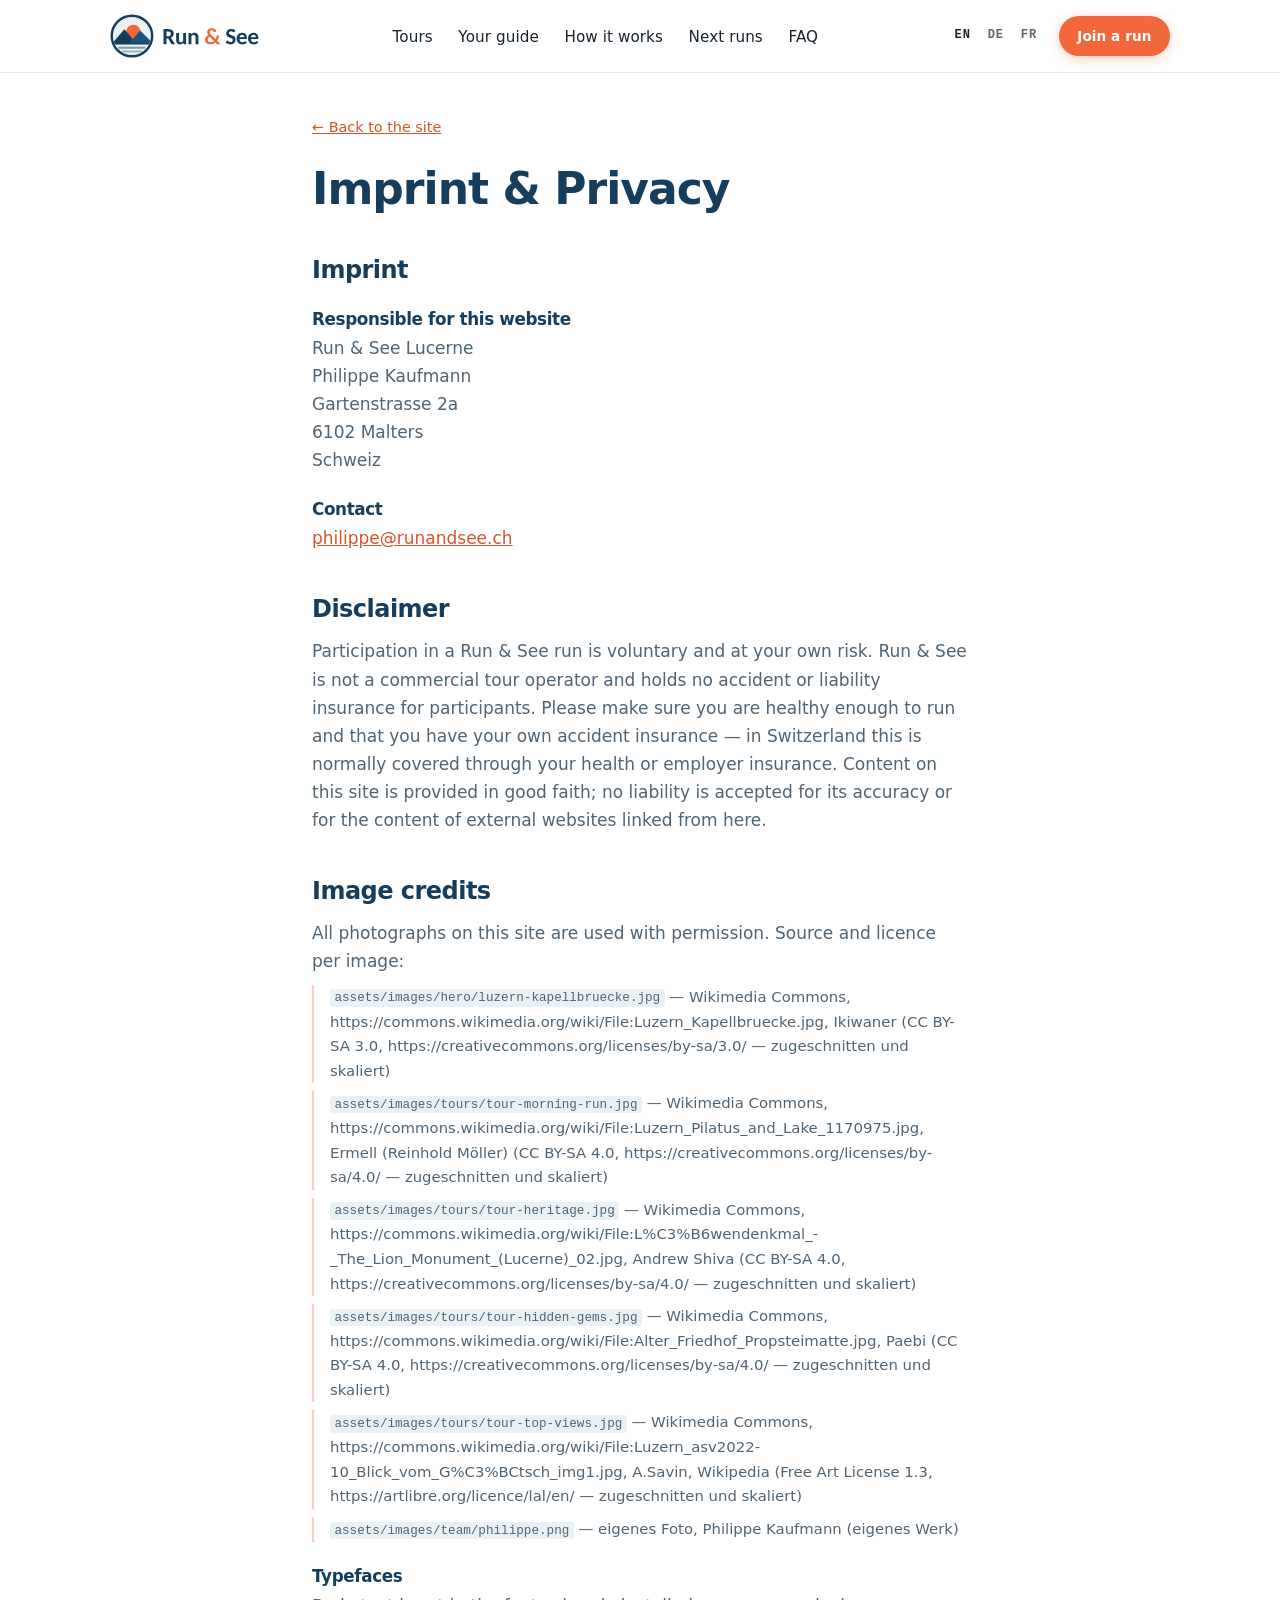
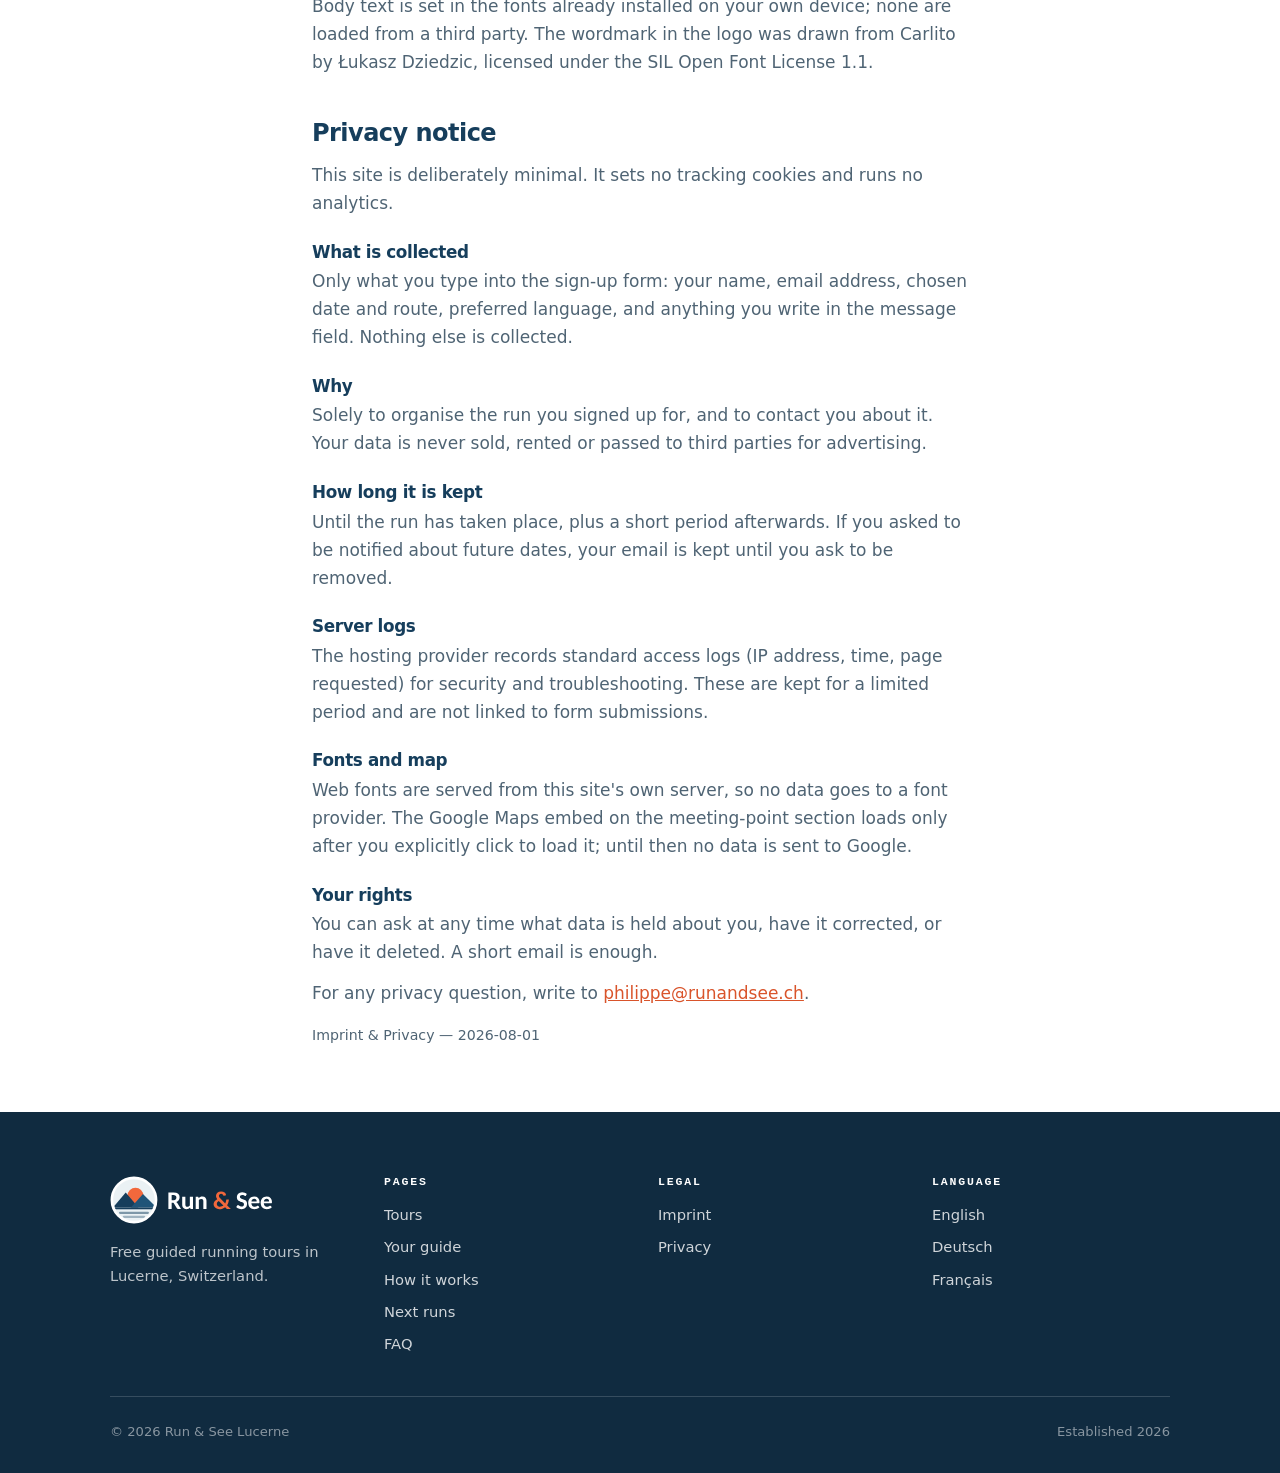
<file: legal.html>
<!DOCTYPE html>
<html lang="en">
<head>
  <meta charset="utf-8" />
  <meta name="viewport" content="width=device-width, initial-scale=1" />
  <title>Imprint &amp; Privacy | Run &amp; See Lucerne</title>
  <meta name="description" content="Imprint and privacy notice for Run &amp; See Lucerne." />
  <meta name="robots" content="index, follow, max-image-preview:large" />

  <link rel="canonical" href="https://www.runandsee.ch/legal.html" />
  <link rel="alternate" hreflang="en" href="https://www.runandsee.ch/legal.html" />
  <link rel="alternate" hreflang="de" href="https://www.runandsee.ch/de/legal.html" />
  <link rel="alternate" hreflang="fr" href="https://www.runandsee.ch/fr/legal.html" />
  <link rel="alternate" hreflang="x-default" href="https://www.runandsee.ch/legal.html" />

  <meta property="og:type" content="website" />
  <meta property="og:site_name" content="Run &amp; See Lucerne" />
  <meta property="og:locale" content="en_CH" />
  <meta property="og:url" content="https://www.runandsee.ch/legal.html" />
  <meta property="og:title" content="Imprint &amp; Privacy | Run &amp; See Lucerne" />
  <meta property="og:description" content="Imprint and privacy notice for Run &amp; See Lucerne." />
  <meta property="og:image" content="https://www.runandsee.ch/assets/images/hero/luzern-kapellbruecke.jpg" />
  <meta property="og:image:width" content="1920" />
  <meta property="og:image:height" content="1080" />
  <meta property="og:image:alt" content="The Chapel Bridge and Water Tower over the river Reuss in Lucerne, with the Alps behind" />
  <meta name="twitter:card" content="summary_large_image" />
  <meta name="twitter:image" content="https://www.runandsee.ch/assets/images/hero/luzern-kapellbruecke.jpg" />
  <meta name="twitter:image:alt" content="The Chapel Bridge and Water Tower over the river Reuss in Lucerne, with the Alps behind" />

  <meta name="author" content="Run &amp; See Lucerne" />
  <meta name="geo.region" content="CH-LU" />
  <meta name="geo.placename" content="Luzern" />
  <meta name="geo.position" content="47.05174;8.30772" />
  <meta name="ICBM" content="47.05174, 8.30772" />

  <link rel="icon" type="image/svg+xml" href="assets/logos/horizont-mark.svg" />
  <meta name="theme-color" content="#163e5c" />

  <style>
/* ==========================================================================
   Run & See Lucerne — Basis-Stylesheet (Struktur, Layout, Komponenten)
   Enthält KEINE Farbwerte und keine Schriftnamen. Alles über Custom
   Properties, die das jeweilige Theme in src/themes/<name>.css setzt.
   build.py fügt Theme + Basis zusammen und bettet das Ergebnis ein.
   ========================================================================== */

*, *::before, *::after { box-sizing: border-box; }
* { margin: 0; padding: 0; }

html {
  scroll-behavior: smooth;
  scroll-padding-top: calc(var(--nav-h) + 12px);
  -webkit-text-size-adjust: 100%;
}

body {
  font-family: var(--font-body);
  background: var(--bg);
  color: var(--ink);
  line-height: 1.65;
  font-size: 1.0625rem;
  -webkit-font-smoothing: antialiased;
  overflow-x: hidden;
}

img, picture, svg, iframe { display: block; max-width: 100%; }
img { height: auto; }

h1, h2, h3, h4 {
  font-family: var(--font-display);
  color: var(--heading);
  line-height: var(--h-leading);
  font-weight: var(--h-weight);
  letter-spacing: var(--h-tracking);
  text-transform: var(--h-transform);
}

a { color: var(--link); }

:focus-visible {
  outline: 3px solid var(--focus);
  outline-offset: 3px;
  border-radius: 3px;
}

.wrap {
  width: 100%;
  max-width: var(--wrap);
  margin-inline: auto;
  padding-inline: clamp(1.25rem, 5vw, 2.5rem);
}

section { padding-block: var(--section-pad); position: relative; }
section.alt { background: var(--surface-alt); }
#hero { padding: 0; }

.section-head { max-width: 46rem; margin-bottom: clamp(2rem, 4vw, 3rem); }
.section-head h2 { font-size: var(--h2-size); }
.section-head p { margin-top: 0.9rem; color: var(--ink-soft); font-size: 1.0625rem; }

.rule { width: var(--rule-w); height: var(--rule-h); background: var(--accent); margin-bottom: 1.35rem; }

.eyebrow {
  font-family: var(--font-mono);
  font-size: 0.75rem;
  letter-spacing: 0.18em;
  text-transform: uppercase;
  font-weight: 600;
  color: var(--accent-ink);
  margin-bottom: 0.55rem;
}

/* ── Skip link ─────────────────────────────────────────────────────────── */
.skip-link {
  position: absolute; left: -9999px; top: 0; z-index: 2000;
  background: var(--heading); color: var(--on-dark);
  padding: 0.75rem 1.25rem; text-decoration: none;
}
.skip-link:focus { left: 0; }

/* ── Buttons ───────────────────────────────────────────────────────────── */
.btn {
  display: inline-flex; align-items: center; justify-content: center; gap: 0.55rem;
  font: inherit;
  font-family: var(--font-ui);
  font-weight: var(--btn-weight);
  font-size: var(--btn-size);
  letter-spacing: var(--btn-tracking);
  text-transform: var(--btn-transform);
  padding: var(--btn-pad);
  border-radius: var(--btn-radius);
  border: var(--btn-border) solid transparent;
  text-decoration: none; cursor: pointer;
  transition: transform 0.18s ease, background 0.2s ease, color 0.2s ease,
              box-shadow 0.2s ease, border-color 0.2s ease;
}
.btn svg { width: 1em; height: 1em; transition: transform 0.22s ease; }
.btn:hover svg { transform: translateX(3px); }
.btn:hover { transform: translateY(-2px); }
.btn:active { transform: translateY(0); }

.btn-primary { background: var(--accent); color: var(--on-accent); box-shadow: var(--shadow-btn); }
.btn-primary:hover { background: var(--accent-hover); }
.btn-primary:disabled { opacity: 0.6; cursor: progress; transform: none; }

.btn-ghost { background: transparent; color: var(--on-dark); border-color: var(--on-dark-line); }
.btn-ghost:hover { background: var(--on-dark-wash); }

.btn-outline { background: transparent; color: var(--accent-ink); border-color: var(--accent); }
.btn-outline:hover { background: var(--accent-tint); }

/* ── Navbar ────────────────────────────────────────────────────────────── */
#navbar {
  position: fixed; inset: 0 0 auto 0; z-index: 1000; height: var(--nav-h);
  display: flex; align-items: center;
  transition: background 0.25s ease, box-shadow 0.25s ease, height 0.25s ease;
}
#navbar .wrap { display: flex; align-items: center; justify-content: space-between; gap: 1rem; }
#navbar.scrolled {
  background: var(--nav-bg-scrolled);
  backdrop-filter: blur(12px);
  box-shadow: var(--nav-shadow);
}

.nav-logo { display: flex; align-items: center; text-decoration: none; flex-shrink: 0; }
.nav-logo img { height: var(--logo-h); width: auto; }
.logo-dark { display: none; }
#navbar.scrolled .logo-light { display: none; }
#navbar.scrolled .logo-dark { display: block; }

.nav-links { display: flex; align-items: center; gap: 1.6rem; list-style: none; }
.nav-links a {
  position: relative;
  font-family: var(--font-ui);
  color: var(--on-dark); text-decoration: none;
  font-size: var(--nav-size); font-weight: 500;
  letter-spacing: var(--nav-tracking); text-transform: var(--nav-transform);
  padding-block: 0.4rem;
  text-shadow: var(--on-image-shadow);
}
.nav-links a::after {
  content: ""; position: absolute; left: 0; right: 0; bottom: 0;
  height: 2px; background: var(--accent);
  transform: scaleX(0); transform-origin: left;
  transition: transform 0.25s ease;
}
.nav-links a:hover::after, .nav-links a.active::after { transform: scaleX(1); }
#navbar.scrolled .nav-links a { color: var(--ink); text-shadow: none; }

.nav-right { display: flex; align-items: center; gap: 0.9rem; flex-shrink: 0; }

.lang-switch { display: flex; align-items: center; gap: 0.15rem; }
.lang-switch a {
  font-family: var(--font-mono);
  font-size: 0.75rem; font-weight: 600; letter-spacing: 0.08em;
  text-decoration: none; color: var(--on-dark); opacity: 0.7;
  padding: 0.3rem 0.45rem; border-radius: var(--radius-sm);
  text-shadow: var(--on-image-shadow);
  transition: opacity 0.2s ease, background 0.2s ease;
}
#navbar.scrolled .lang-switch a { color: var(--ink); text-shadow: none; }
.lang-switch a:hover { opacity: 1; }
.lang-switch a[aria-current="true"] { opacity: 1; background: var(--on-dark-wash); }
#navbar.scrolled .lang-switch a[aria-current="true"] { background: var(--accent-tint); color: var(--accent-ink); }

.nav-cta { display: none; }

.hamburger {
  display: none; background: none; border: 0; cursor: pointer;
  width: 42px; height: 42px; padding: 9px; border-radius: var(--radius-sm);
}
.hamburger span {
  display: block; height: 2px; background: var(--on-dark); border-radius: 2px;
  transition: transform 0.25s ease, opacity 0.2s ease, background 0.25s ease;
}
.hamburger span + span { margin-top: 5px; }
#navbar.scrolled .hamburger span { background: var(--ink); }
.hamburger[aria-expanded="true"] span:nth-child(1) { transform: translateY(7px) rotate(45deg); }
.hamburger[aria-expanded="true"] span:nth-child(2) { opacity: 0; }
.hamburger[aria-expanded="true"] span:nth-child(3) { transform: translateY(-7px) rotate(-45deg); }

@media (min-width: 981px) {
  .nav-cta { display: inline-flex; padding: 0.5rem 1.1rem; font-size: 0.85rem; }
}
@media (max-width: 980px) {
  .hamburger { display: block; }
  .nav-links {
    position: fixed; inset: var(--nav-h) 0 auto 0;
    flex-direction: column; align-items: stretch; gap: 0;
    background: var(--surface); border-bottom: 1px solid var(--line);
    box-shadow: var(--shadow-md);
    padding: 0.5rem 0 1rem;
    /* visibility zusätzlich, damit nichts hervorlugt und die Links im
       geschlossenen Zustand nicht per Tab erreichbar sind */
    transform: translateY(-101%); visibility: hidden;
    transition: transform 0.3s cubic-bezier(0.4, 0, 0.2, 1), visibility 0s linear 0.3s;
  }
  .nav-links.open { transform: translateY(0); visibility: visible; transition-delay: 0s, 0s; }
  .nav-links a {
    display: block;                     /* volle Zeilenbreite statt Textbreite */
    color: var(--ink) !important; text-shadow: none;
    padding: 0.9rem clamp(1.25rem, 5vw, 2.5rem);
    border-bottom: 1px solid var(--line);
  }
  .nav-links li:last-child a { border-bottom: 0; }
  .nav-links a::after { display: none; }
  /* Solange das Menü offen ist, braucht die Leiste einen deckenden Grund */
  #navbar.menu-open { background: var(--surface); box-shadow: var(--nav-shadow); }
  #navbar.menu-open .nav-logo .logo-light { display: none; }
  #navbar.menu-open .nav-logo .logo-dark { display: block; }
  #navbar.menu-open .lang-switch a { color: var(--ink); text-shadow: none; }
  #navbar.menu-open .hamburger span { background: var(--ink); }
}

/* ── Hero ──────────────────────────────────────────────────────────────── */
#hero {
  position: relative; min-height: min(92svh, 820px);
  display: flex; align-items: flex-end;
  color: var(--on-dark); isolation: isolate; overflow: hidden;
}
.hero-media { position: absolute; inset: 0; z-index: -2; }
.hero-media img { width: 100%; height: 100%; object-fit: cover; object-position: center 45%; }
.hero-media::after { content: ""; position: absolute; inset: 0; background: var(--hero-scrim); }
.hero-inner { padding-block: clamp(6rem, 14vw, 8rem) clamp(3.5rem, 8vw, 5rem); max-width: 46rem; position: relative; }

.hero-badge {
  display: inline-flex; align-items: center; gap: 0.5rem;
  font-family: var(--font-mono);
  background: var(--on-dark-wash); border: 1px solid var(--on-dark-line);
  backdrop-filter: blur(6px);
  padding: 0.4rem 1rem; border-radius: var(--badge-radius);
  font-size: 0.75rem; font-weight: 600; letter-spacing: 0.12em; text-transform: uppercase;
  margin-bottom: 1.5rem;
}
.hero-badge .dot {
  width: 7px; height: 7px; border-radius: 50%; background: var(--accent);
  animation: pulse 2.4s ease-in-out infinite;
}
@keyframes pulse { 0%, 100% { opacity: 1; transform: scale(1); } 50% { opacity: 0.45; transform: scale(0.8); } }

#hero h1 { color: var(--on-dark); font-size: var(--h1-size); text-shadow: var(--on-image-shadow-lg); }
#hero h1 .line { display: block; overflow: hidden; }
#hero h1 .line > span { display: block; }
.hero-lead {
  margin-top: 1.3rem; font-size: clamp(1.05rem, 2.2vw, 1.3rem);
  color: var(--on-dark-soft); text-shadow: var(--on-image-shadow); max-width: 38rem;
}
.hero-actions { margin-top: 2.2rem; display: flex; flex-wrap: wrap; gap: 0.85rem; }
.hero-cue {
  position: absolute; left: 50%; bottom: 1.5rem; translate: -50% 0;
  width: 26px; height: 26px; opacity: 0.7;
  animation: cue 2.6s ease-in-out infinite;
}
.hero-cue svg { width: 100%; height: 100%; stroke: var(--on-dark); }
@keyframes cue { 0%, 100% { transform: translateY(0); } 50% { transform: translateY(7px); } }

/* ── Kennzahlenband ────────────────────────────────────────────────────── */
.stats { background: var(--stats-bg); color: var(--stats-ink); padding-block: clamp(2rem, 4vw, 2.75rem); }
.stats-grid { display: grid; gap: 1.5rem; grid-template-columns: repeat(auto-fit, minmax(140px, 1fr)); text-align: center; }
.stat b {
  display: block; font-family: var(--font-display);
  font-size: clamp(2rem, 5vw, 3rem); line-height: 1;
  font-weight: var(--h-weight); letter-spacing: var(--h-tracking);
  color: var(--stats-num);
}
.stat > span {
  display: block; margin-top: 0.45rem; font-family: var(--font-mono);
  font-size: 0.72rem; letter-spacing: 0.14em; text-transform: uppercase; opacity: 0.75;
}
.stat b .unit { font-size: 0.5em; margin-left: 0.15em; vertical-align: 0.35em; }

/* ── Value props ───────────────────────────────────────────────────────── */
.value-grid { display: grid; gap: clamp(1.5rem, 3vw, 2.25rem); grid-template-columns: repeat(auto-fit, minmax(230px, 1fr)); }
.value-item h3 { font-size: 1.2rem; margin-bottom: 0.5rem; }
.value-item p { color: var(--ink-soft); font-size: 0.97rem; }
.value-icon {
  width: 46px; height: 46px; border-radius: var(--icon-radius);
  background: var(--accent-tint); color: var(--accent-ink);
  display: grid; place-items: center; margin-bottom: 1rem;
  transition: transform 0.25s ease, background 0.25s ease;
}
.value-item:hover .value-icon { transform: translateY(-3px); background: var(--accent); color: var(--on-accent); }
.value-icon svg { width: 22px; height: 22px; }

/* ── Touren-Karussell ──────────────────────────────────────────────────── */
.carousel { position: relative; }
.carousel-track {
  display: grid; grid-auto-flow: column;
  /* feste Spaltenbreite, damit die Karten NICHT zusammenschrumpfen —
     nur so entsteht überhaupt ein scrollbares Karussell.
     Die Werte sind so gewählt, dass die nächste Karte immer angeschnitten
     sichtbar bleibt — sonst wirkt das Karussell wie eine vollständige Liste. */
  grid-auto-columns: min(82%, 330px);
  gap: 1.5rem;
  overflow-x: auto; overscroll-behavior-x: contain;
  scroll-snap-type: x mandatory;
  padding-block: 0.5rem 1.25rem;
  scrollbar-width: none;
}
.carousel-track::-webkit-scrollbar { display: none; }
@media (min-width: 700px)  { .carousel-track { grid-auto-columns: calc(46% - 0.75rem); } }
@media (min-width: 1000px) { .carousel-track { grid-auto-columns: calc(31% - 1rem); } }

/* Ab dieser Breite passen alle vier Touren nebeneinander — dann ist auf den
   ersten Blick sichtbar, wie viele es sind, und das Karussell entfällt. */
@media (min-width: 1180px) {
  #tours > .wrap { max-width: 1300px; }
  #tours .carousel-track {
    grid-auto-columns: minmax(0, 1fr);
    overflow-x: visible; scroll-snap-type: none;
    gap: 1.4rem; padding-bottom: 0;
  }
  /* Höhere Spezifität als die .carousel-controls-Regel weiter unten */
  #tours .carousel-controls { display: none; }
}

.tour-card {
  scroll-snap-align: start;
  background: var(--card-bg); border: var(--card-border);
  border-radius: var(--radius); overflow: hidden;
  display: flex; flex-direction: column;
  box-shadow: var(--shadow-sm);
  transition: transform 0.28s ease, box-shadow 0.28s ease;
}
.tour-card:hover { transform: translateY(-5px); box-shadow: var(--shadow-md); }
.tour-media { position: relative; overflow: hidden; }
.tour-media img { width: 100%; aspect-ratio: 4 / 3; object-fit: cover; transition: transform 0.7s cubic-bezier(0.2, 0.7, 0.3, 1); }
.tour-card:hover .tour-media img { transform: scale(1.06); }
.tour-index {
  position: absolute; top: 0.85rem; left: 0.85rem;
  font-family: var(--font-mono); font-size: 0.7rem; letter-spacing: 0.1em;
  background: var(--index-bg); color: var(--index-ink);
  padding: 0.25rem 0.6rem; border-radius: var(--badge-radius);
  backdrop-filter: blur(6px);
}
.tour-body { padding: 1.4rem 1.4rem 1.6rem; display: flex; flex-direction: column; flex: 1; }
.tour-card h3 { font-size: 1.3rem; }
.tour-tagline { color: var(--accent-ink); font-family: var(--font-mono); font-size: 0.78rem; letter-spacing: 0.06em; text-transform: uppercase; margin-top: 0.45rem; }
.tour-desc { margin-top: 0.9rem; font-size: 0.95rem; color: var(--ink-soft); flex: 1; }

.badge {
  align-self: flex-start; font-family: var(--font-mono);
  font-size: 0.68rem; font-weight: 700; letter-spacing: 0.1em; text-transform: uppercase;
  padding: 0.3rem 0.7rem; border-radius: var(--badge-radius); margin-bottom: 0.8rem;
}
.badge-green  { background: var(--green-bg); color: var(--green); }
.badge-orange { background: var(--amber-bg); color: var(--amber); }
.badge-red    { background: var(--rust-bg);  color: var(--rust); }

.tour-facts { margin-top: 1.15rem; border-top: 1px solid var(--line); padding-top: 0.95rem; display: grid; gap: 0.45rem; }
.tour-fact { display: flex; gap: 0.6rem; align-items: baseline; font-size: 0.87rem; }
.tour-fact dt { color: var(--ink-soft); min-width: 5.5rem; flex-shrink: 0; font-family: var(--font-mono); font-size: 0.75rem; letter-spacing: 0.06em; text-transform: uppercase; }
.tour-fact dd { font-weight: 600; color: var(--heading); }
.tour-fact .alt { font-weight: 400; color: var(--ink-soft); }

.carousel-controls { display: flex; align-items: center; justify-content: space-between; gap: 1rem; margin-top: 0.5rem; }
.carousel-nav { display: flex; align-items: center; gap: 1rem; }
.carousel-count { font-family: var(--font-mono); font-size: 0.8rem; letter-spacing: 0.06em; color: var(--ink-soft); }
.carousel-count b { color: var(--heading); font-size: 1rem; }
.carousel-count span { margin-left: 0.15rem; }
.carousel-dots { display: flex; gap: 0.4rem; }
.carousel-dots button {
  width: 28px; height: 4px; border: 0; padding: 0; cursor: pointer;
  background: var(--line-strong); border-radius: 2px;
  transition: background 0.25s ease, width 0.25s ease;
}
.carousel-dots button[aria-current="true"] { background: var(--accent); width: 44px; }
.carousel-arrows { display: flex; gap: 0.5rem; }
.carousel-arrows button {
  width: 42px; height: 42px; border-radius: var(--btn-radius);
  border: 1.5px solid var(--line-strong); background: transparent; color: var(--heading);
  display: grid; place-items: center; cursor: pointer;
  transition: background 0.2s ease, border-color 0.2s ease, color 0.2s ease, opacity 0.2s ease;
}
.carousel-arrows button:hover:not(:disabled) { background: var(--accent); border-color: var(--accent); color: var(--on-accent); }
.carousel-arrows button:disabled { opacity: 0.3; cursor: default; }
.carousel-arrows svg { width: 17px; height: 17px; }

/* ── Ablauf mit Verbindungslinie ───────────────────────────────────────── */
.steps-wrap { position: relative; }
.steps-line { position: absolute; inset: 1.15rem 0 auto 0; height: 2px; pointer-events: none; display: none; }
@media (min-width: 860px) { .steps-line { display: block; } }
.steps-line svg { width: 100%; height: 2px; overflow: visible; }
.steps-line path { stroke: var(--accent); stroke-width: 2; stroke-dasharray: 7 7; fill: none; stroke-dashoffset: var(--dash, 2000); transition: stroke-dashoffset 1.8s ease-out; }
.steps { display: grid; gap: 1.75rem; grid-template-columns: repeat(auto-fit, minmax(210px, 1fr)); counter-reset: step; position: relative; }
.step { padding-top: 3.4rem; position: relative; }
.step::before {
  counter-increment: step; content: counter(step, decimal-leading-zero);
  position: absolute; top: 0; left: 0;
  width: 2.35rem; height: 2.35rem; border-radius: var(--step-radius);
  background: var(--step-bg); color: var(--step-ink);
  display: grid; place-items: center;
  font-family: var(--font-mono); font-size: 0.8rem; font-weight: 700;
}
.step h3 { font-size: 1.08rem; margin-bottom: 0.4rem; }
.step p { font-size: 0.95rem; color: var(--ink-soft); }

/* ── Runs + Formular ───────────────────────────────────────────────────── */
.join-layout { display: grid; gap: clamp(2rem, 4vw, 3.5rem); grid-template-columns: 1fr; }
@media (min-width: 920px) { .join-layout { grid-template-columns: 0.85fr 1.15fr; align-items: start; } }

.countdown { background: var(--dark-panel); color: var(--on-dark); border-radius: var(--radius); padding: 1.6rem; margin-bottom: 1.5rem; }
.countdown-label { font-family: var(--font-mono); font-size: 0.7rem; letter-spacing: 0.16em; text-transform: uppercase; opacity: 0.7; }
.countdown-run { font-family: var(--font-display); font-size: 1.35rem; margin-top: 0.4rem; letter-spacing: var(--h-tracking); }
.countdown-clock { display: flex; gap: 1.4rem; margin-top: 1.1rem; }
.countdown-clock div { text-align: center; }
.countdown-clock b { display: block; font-family: var(--font-display); font-size: 2rem; line-height: 1; color: var(--accent); }
.countdown-clock span { font-family: var(--font-mono); font-size: 0.65rem; letter-spacing: 0.12em; text-transform: uppercase; opacity: 0.7; }

.run-list { display: grid; gap: 0.75rem; }
.run-item {
  background: var(--card-bg); border: var(--card-border); border-left: 3px solid var(--accent);
  border-radius: var(--radius-sm); padding: 0.95rem 1.15rem;
  display: flex; justify-content: space-between; align-items: center; gap: 1rem; flex-wrap: wrap;
  transition: transform 0.2s ease, border-left-width 0.2s ease;
}
.run-item:hover { transform: translateX(3px); }
.run-when { font-weight: 600; color: var(--heading); }
.run-what { font-size: 0.87rem; color: var(--ink-soft); }
.run-time { font-family: var(--font-display); font-size: 1.2rem; color: var(--accent-ink); background: var(--accent-tint); border-radius: var(--radius-sm); padding: 0.2rem 0.7rem; }

.run-note { font-size: 0.87rem; color: var(--ink-soft); margin-top: 0.85rem; line-height: 1.5; }
.run-empty { background: var(--card-bg); border: 1px dashed var(--line-strong); border-radius: var(--radius); padding: 1.7rem; }
.run-empty h3 { font-size: 1.15rem; margin-bottom: 0.5rem; }
.run-empty p { font-size: 0.95rem; color: var(--ink-soft); }

.form-card { background: var(--card-bg); border: var(--card-border); border-radius: var(--radius); padding: clamp(1.4rem, 3vw, 2.25rem); box-shadow: var(--shadow-sm); }
.form-card h3 { font-size: 1.35rem; margin-bottom: 1.3rem; }

.field { margin-bottom: 1.1rem; }
.field-row { display: grid; gap: 1.1rem; grid-template-columns: 1fr; }
@media (min-width: 560px) { .field-row { grid-template-columns: 1fr 1fr; } }
.field label, .fieldset-label {
  display: block; font-family: var(--font-mono);
  font-size: 0.72rem; font-weight: 600; letter-spacing: 0.1em; text-transform: uppercase;
  color: var(--heading); margin-bottom: 0.45rem;
}
.field input, .field select, .field textarea {
  width: 100%; font: inherit; font-size: 0.97rem; color: var(--ink);
  padding: 0.72rem 0.9rem;
  border: 1px solid var(--line-strong); border-radius: var(--radius-sm);
  background: var(--input-bg);
  transition: border-color 0.18s ease, box-shadow 0.18s ease;
}
.field textarea { min-height: 110px; resize: vertical; }
.field input:focus, .field select:focus, .field textarea:focus {
  border-color: var(--accent); box-shadow: 0 0 0 3px var(--accent-tint); outline: none;
}
.chip-row { display: flex; flex-wrap: wrap; gap: 0.5rem; }
.chip input { position: absolute; opacity: 0; pointer-events: none; }
.chip span {
  display: inline-block; cursor: pointer;
  border: 1px solid var(--line-strong); border-radius: var(--btn-radius);
  padding: 0.42rem 0.95rem; font-size: 0.88rem;
  transition: all 0.18s ease;
}
.chip span:hover { border-color: var(--accent); }
.chip input:checked + span { background: var(--accent); color: var(--on-accent); border-color: var(--accent); }
.chip input:focus-visible + span { outline: 3px solid var(--focus); outline-offset: 2px; }

.consent { display: flex; gap: 0.6rem; align-items: flex-start; font-size: 0.86rem; color: var(--ink-soft); margin-bottom: 1.2rem; }
.consent input { margin-top: 0.28rem; flex-shrink: 0; width: 1rem; height: 1rem; accent-color: var(--accent); }
.required-note { font-size: 0.78rem; color: var(--ink-soft); margin-top: 0.9rem; }

.form-status { margin-top: 1rem; padding: 0.9rem 1.1rem; border-radius: var(--radius-sm); font-size: 0.92rem; display: none; }
.form-status.ok   { display: block; background: var(--green-bg); color: var(--green); }
.form-status.fail { display: block; background: var(--rust-bg);  color: var(--rust); }
.hp { position: absolute; width: 1px; height: 1px; overflow: hidden; clip-path: inset(50%); white-space: nowrap; }

/* ── Gut zu wissen ─────────────────────────────────────────────────────── */
.know-grid { display: grid; gap: 1.5rem; grid-template-columns: 1fr; }
.know-item { border-left: 2px solid var(--accent-line); padding-left: 1.15rem; transition: border-color 0.25s ease; }
.know-item:hover { border-left-color: var(--accent); }
.know-item h4 { font-size: 1.03rem; margin-bottom: 0.35rem; }
.know-item p { font-size: 0.93rem; color: var(--ink-soft); }

/* ── Ablauf: Treffpunkt und Hinweise nebeneinander ────────────────────── */
.practical {
  margin-top: clamp(2.5rem, 5vw, 3.5rem);
  display: grid; gap: clamp(1.75rem, 4vw, 3rem);
  grid-template-columns: 1fr; align-items: start;
}
@media (min-width: 900px) { .practical { grid-template-columns: 1.1fr 0.9fr; } }

.subhead {
  font-family: var(--font-mono); font-size: 0.75rem; font-weight: 600;
  letter-spacing: 0.16em; text-transform: uppercase;
  color: var(--accent-ink); margin-bottom: 0.9rem;
}
.meet-address { color: var(--ink-soft); margin-bottom: 1.1rem; font-size: 0.97rem; }
.meet-address strong {
  display: block; font-family: var(--font-display); font-size: 1.35rem;
  color: var(--heading); margin-bottom: 0.25rem; letter-spacing: var(--h-tracking);
}
.map-shell { position: relative; aspect-ratio: 16 / 10; border-radius: var(--radius); overflow: hidden; border: var(--card-border); background: var(--surface); }
.map-shell iframe { width: 100%; height: 100%; border: 0; }
.map-consent { position: absolute; inset: 0; display: grid; place-content: center; text-align: center; gap: 0.55rem; padding: 1.75rem; background: var(--surface); }
.map-consent h4 { font-size: 1.02rem; }
.map-consent p { font-size: 0.86rem; color: var(--ink-soft); max-width: 28rem; }
.map-consent .btn { justify-self: center; margin-top: 0.3rem; }

/* ── Guide ─────────────────────────────────────────────────────────────── */
.about-layout { display: grid; gap: clamp(1.75rem, 4vw, 3rem); grid-template-columns: 1fr; align-items: start; }
@media (min-width: 780px) { .about-layout { grid-template-columns: 270px 1fr; } }
.about-photo-wrap { position: relative; }
.about-photo { border-radius: var(--photo-radius); box-shadow: var(--shadow-sm); width: 100%; }
.about-layout h3 { font-size: clamp(1.5rem, 3vw, 2rem); margin-bottom: 0.9rem; }
.about-layout p + p { margin-top: 0.9rem; }
.about-layout p { color: var(--ink-soft); }
.about-meta { margin-top: 1.5rem; font-size: 0.9rem; color: var(--ink-soft); }
.about-meta b { color: var(--heading); }
.ig-link {
  display: inline-flex; align-items: center; gap: 0.5rem; margin-top: 1.4rem;
  font-family: var(--font-ui); font-weight: 600; font-size: 0.92rem;
  color: var(--accent-ink); text-decoration: none;
  border-bottom: 1.5px solid var(--accent-line); padding-bottom: 2px;
  transition: border-color 0.2s ease;
}
.ig-link:hover { border-bottom-color: var(--accent); }
.ig-link svg { width: 17px; height: 17px; }

/* ── FAQ ───────────────────────────────────────────────────────────────── */
.faq-list { max-width: 52rem; border-top: 1px solid var(--line); }
.faq-item { border-bottom: 1px solid var(--line); }
.faq-item summary {
  list-style: none; cursor: pointer; padding: 1.2rem 2.5rem 1.2rem 0; position: relative;
  font-weight: 600; color: var(--heading); font-size: 1.02rem;
  transition: color 0.2s ease;
}
.faq-item summary::-webkit-details-marker { display: none; }
.faq-item summary::after {
  content: ""; position: absolute; right: 0.5rem; top: 50%;
  width: 10px; height: 10px; margin-top: -6px;
  border-right: 2px solid var(--accent); border-bottom: 2px solid var(--accent);
  transform: rotate(45deg); transition: transform 0.25s ease;
}
.faq-item[open] summary::after { transform: rotate(-135deg); margin-top: -2px; }
.faq-item summary:hover { color: var(--accent-ink); }
.faq-answer-wrap { display: grid; grid-template-rows: 0fr; transition: grid-template-rows 0.3s ease; }
.faq-item[open] .faq-answer-wrap { grid-template-rows: 1fr; }
.faq-answer { overflow: hidden; }
.faq-answer p { padding: 0 2.5rem 1.4rem 0; color: var(--ink-soft); font-size: 0.97rem; }

/* ── Sticky CTA (mobil) ────────────────────────────────────────────────── */
.sticky-cta {
  position: fixed; left: 0; right: 0; bottom: 0; z-index: 900;
  background: var(--surface); border-top: 1px solid var(--line);
  padding: 0.7rem clamp(1rem, 5vw, 1.5rem);
  display: flex; align-items: center; justify-content: space-between; gap: 1rem;
  transform: translateY(110%); transition: transform 0.3s ease;
  box-shadow: 0 -4px 20px rgb(0 0 0 / 0.08);
}
.sticky-cta.show { transform: translateY(0); }
.sticky-cta-text { font-family: var(--font-mono); font-size: 0.72rem; letter-spacing: 0.1em; text-transform: uppercase; color: var(--ink-soft); }
.sticky-cta .btn { padding: 0.6rem 1.2rem; font-size: 0.85rem; }
@media (min-width: 981px) { .sticky-cta { display: none; } }

/* ── Footer ────────────────────────────────────────────────────────────── */
footer { background: var(--footer-bg); color: var(--footer-ink); padding-block: clamp(2.75rem, 6vw, 4rem) 2rem; font-size: 0.92rem; }
.footer-grid { display: grid; gap: 2.25rem; grid-template-columns: repeat(auto-fit, minmax(180px, 1fr)); }
.footer-brand img { height: 48px; width: auto; margin-bottom: 1rem; }
.footer-brand p { max-width: 22rem; }
footer h4 { color: var(--footer-head); font-family: var(--font-mono); font-size: 0.72rem; letter-spacing: 0.16em; text-transform: uppercase; margin-bottom: 0.9rem; font-weight: 600; }
footer ul { list-style: none; display: grid; gap: 0.5rem; }
footer a { color: var(--footer-link); text-decoration: none; transition: color 0.2s ease; }
footer a:hover { color: var(--footer-head); text-decoration: underline; text-underline-offset: 3px; }
.footer-bottom {
  margin-top: 2.5rem; padding-top: 1.5rem; border-top: 1px solid var(--footer-line);
  display: flex; flex-wrap: wrap; gap: 0.75rem 1.5rem; justify-content: space-between;
  font-size: 0.82rem; color: var(--footer-muted);
}

/* ── Rechtsseite ───────────────────────────────────────────────────────── */
.legal-page main { padding-top: calc(var(--nav-h) + 2.5rem); padding-bottom: 4rem; background: var(--surface); }
.legal-body { max-width: 46rem; }
.legal-body h1 { font-size: clamp(2rem, 5vw, 2.75rem); margin-bottom: 2rem; }
.legal-body h2 { font-size: 1.5rem; margin-top: 2.75rem; margin-bottom: 0.9rem; }
.legal-body h3 { font-size: 1.05rem; margin-top: 1.6rem; margin-bottom: 0.35rem; }
.legal-body p, .legal-body address { color: var(--ink-soft); font-style: normal; }
.legal-body p + p { margin-top: 0.8rem; }
.legal-back { display: inline-block; margin-bottom: 1.5rem; font-size: 0.9rem; }
.legal-page #navbar { background: var(--surface); box-shadow: 0 1px 0 var(--line); }
.legal-page #navbar .nav-links a, .legal-page #navbar .lang-switch a { color: var(--ink); text-shadow: none; }
.legal-page #navbar .hamburger span { background: var(--ink); }
.legal-page .logo-light { display: none; }
.legal-page .logo-dark { display: block; }

/* ── Scroll-Reveal ─────────────────────────────────────────────────────── */
.reveal { opacity: 0; transform: translateY(18px); transition: opacity 0.65s ease, transform 0.65s cubic-bezier(0.2, 0.7, 0.3, 1); }
.reveal.in { opacity: 1; transform: none; }
.reveal-d1 { transition-delay: 0.09s; }
.reveal-d2 { transition-delay: 0.18s; }
.reveal-d3 { transition-delay: 0.27s; }

/* ── Bewegung reduzieren ───────────────────────────────────────────────── */
@media (prefers-reduced-motion: reduce) {
  html { scroll-behavior: auto; }
  *, *::before, *::after {
    animation-duration: 0.01ms !important; animation-iteration-count: 1 !important;
    transition-duration: 0.01ms !important; scroll-behavior: auto !important;
  }
  .reveal { opacity: 1; transform: none; }
  .btn:hover, .tour-card:hover, .run-item:hover { transform: none; }
  .hero-cue { animation: none; }
  .hero-media img { animation: none !important; }
}

/* ── Bildnachweis im Impressum ─────────────────────────────────────────── */
.legal-body .credits { list-style: none; display: grid; gap: 0.5rem; margin-top: 0.6rem; }
.legal-body .credits li { color: var(--ink-soft); font-size: 0.93rem; padding-left: 1rem; border-left: 2px solid var(--accent-line); }
.legal-body code { font-family: var(--font-mono); font-size: 0.85em; background: var(--surface-alt); padding: 0.1em 0.35em; border-radius: 3px; }

/* ==========================================================================
   THEME 01 — HORIZONT
   Weiterentwicklung der Logo-Option „Horizont" (Sonne, Berge, Spiegelung).
   Ruhig, warm, weich gerundet. Navy als Fundament, Orange als Sonne,
   Eisblau als Wasser. Grosszügiger Weissraum, Verläufe statt harter Kanten.
   ========================================================================== */

:root {
  /* Markenfarben aus der Logo-Vorlage */
  --navy:        #163e5c;
  --navy-deep:   #102b40;
  --navy-mid:    #1f5478;
  --sun:         #f2683c;
  --sun-deep:    #d9542b;
  --ice:         #eaf1f4;
  --ice-deep:    #d7e4ea;
  --sand:        #fbf9f5;

  /* Flächen */
  --bg:          var(--sand);
  --surface:     #ffffff;
  --surface-alt: var(--ice);
  --card-bg:     #ffffff;
  --card-border: 1px solid rgb(22 62 92 / 0.09);
  --input-bg:    #ffffff;
  --dark-panel:  linear-gradient(150deg, var(--navy) 0%, var(--navy-deep) 100%);

  /* Text */
  --ink:         #17242e;
  --ink-soft:    #4f6474;
  --heading:     var(--navy);
  --link:        var(--sun-deep);

  /* Akzent */
  --accent:       var(--sun);
  --accent-hover: var(--sun-deep);
  --accent-ink:   var(--sun-deep);
  --accent-tint:  rgb(242 104 60 / 0.12);
  --accent-line:  rgb(242 104 60 / 0.32);
  --on-accent:    #ffffff;
  --focus:        var(--navy-mid);

  /* Auf Bild / dunklem Grund */
  --on-dark:       #ffffff;
  --on-dark-soft:  rgb(255 255 255 / 0.93);
  --on-dark-muted: rgb(255 255 255 / 0.72);
  --on-dark-line:  rgb(255 255 255 / 0.42);
  --on-dark-wash:  rgb(255 255 255 / 0.16);
  --on-image-shadow:    0 1px 14px rgb(16 43 64 / 0.42);
  --on-image-shadow-lg: 0 2px 30px rgb(16 43 64 / 0.42);
  --hero-scrim: linear-gradient(180deg,
                  rgb(16 43 64 / 0.60) 0%,
                  rgb(16 43 64 / 0.28) 40%,
                  rgb(16 43 64 / 0.55) 74%,
                  rgb(16 43 64 / 0.92) 100%);

  /* Linien */
  --line:        rgb(22 62 92 / 0.11);
  --line-strong: rgb(22 62 92 / 0.2);

  /* Statusfarben */
  --green: #24704a;  --green-bg: rgb(36 112 74 / 0.11);
  --amber: #9c6413;  --amber-bg: rgb(156 100 19 / 0.13);
  --rust:  #a83a25;  --rust-bg:  rgb(168 58 37 / 0.11);

  /* Typografie
     Space Grotesk aus der Logo-Vorlage lässt sich nur selbst gehostet
     einbinden. Bis dahin: geometrisch wirkende Systemschriften. */
  --font-display: "Avenir Next", Avenir, "Segoe UI Variable Display", "Segoe UI",
                  system-ui, -apple-system, "Helvetica Neue", Arial, sans-serif;
  --font-body:    "Avenir Next", Avenir, "Segoe UI", system-ui, -apple-system,
                  "Helvetica Neue", Arial, sans-serif;
  --font-ui:      var(--font-body);
  --font-mono:    ui-monospace, "SF Mono", "Cascadia Mono", "Segoe UI Mono",
                  "Roboto Mono", Menlo, Consolas, monospace;

  --h-leading:   1.12;
  --h-weight:    700;
  --h-tracking:  -0.022em;
  --h-transform: none;
  --h1-size: clamp(2.5rem, 7.5vw, 4.6rem);
  --h2-size: clamp(1.9rem, 4.6vw, 2.9rem);

  /* Formen — Horizont ist rund */
  --radius:        18px;
  --radius-sm:     10px;
  --badge-radius:  999px;
  --icon-radius:   14px;
  --step-radius:   50%;
  --photo-radius:  20px;
  --btn-radius:    999px;

  /* Buttons */
  --btn-weight:    600;
  --btn-size:      0.95rem;
  --btn-tracking:  0.005em;
  --btn-transform: none;
  --btn-pad:       0.88rem 1.7rem;
  --btn-border:    1.5px;

  /* Navigation */
  --nav-h:          72px;
  --logo-h:         44px;
  --nav-size:       0.95rem;
  --nav-tracking:   0.005em;
  --nav-transform:  none;
  --nav-bg-scrolled: #fbf9f5;
  --nav-shadow:     0 1px 0 var(--line), 0 8px 28px rgb(22 62 92 / 0.07);

  /* Bänder */
  --stats-bg:  var(--ice);
  --stats-ink: var(--navy);
  --stats-num: var(--navy);
  --step-bg:  var(--navy);
  --step-ink: #ffffff;
  --index-bg:  rgb(16 43 64 / 0.62);
  --index-ink: #ffffff;

  /* Footer */
  --footer-bg:    var(--navy-deep);
  --footer-ink:   rgb(255 255 255 / 0.72);
  --footer-head:  #ffffff;
  --footer-link:  rgb(255 255 255 / 0.8);
  --footer-line:  rgb(255 255 255 / 0.16);
  --footer-muted: rgb(255 255 255 / 0.5);

  /* Raster */
  --wrap: 1140px;
  --section-pad: clamp(3.75rem, 8.5vw, 6.5rem);
  --rule-w: 0; --rule-h: 0;

  --shadow-sm: 0 1px 3px rgb(22 62 92 / 0.06), 0 8px 24px rgb(22 62 92 / 0.06);
  --shadow-md: 0 6px 16px rgb(22 62 92 / 0.09), 0 24px 56px rgb(22 62 92 / 0.11);
  --shadow-btn: 0 3px 12px rgb(242 104 60 / 0.32);
}

/* ── Sonnen-Berg-Motiv statt Strich als Sektionsmarke ─────────────────── */
.rule {
  width: 44px; height: 22px; background: none; position: relative; margin-bottom: 1.5rem;
}
.rule::before {
  content: ""; position: absolute; left: 13px; top: 0;
  width: 15px; height: 15px; border-radius: 50%; background: var(--sun);
}
.rule::after {
  content: ""; position: absolute; left: 0; bottom: 0;
  width: 0; height: 0;
  border-left: 22px solid transparent; border-right: 22px solid transparent;
  border-bottom: 15px solid var(--navy);
}

/* ── Hero: sehr langsamer Zoom, weicher Horizont-Verlauf unten ────────── */
.hero-media img { animation: horizont-zoom 26s ease-out forwards; }
@keyframes horizont-zoom { from { transform: scale(1.07); } to { transform: scale(1); } }

#hero::after {
  content: ""; position: absolute; left: 0; right: 0; bottom: 0; height: 130px;
  background: linear-gradient(180deg, transparent, var(--sand));
  pointer-events: none; z-index: -1;
}

.hero-badge { border-radius: 999px; }

/* ── Weiche Wellenlinie als Sektionsübergang ──────────────────────────── */
.wave { display: block; width: 100%; height: 46px; }
.wave path { fill: var(--surface-alt); }
.wave.to-surface path { fill: var(--surface); }
.wave.to-bg path { fill: var(--bg); }

/* ── Kennzahlen: Eisblau mit feiner Trennung ──────────────────────────── */
.stats { border-block: 1px solid rgb(22 62 92 / 0.08); }
.stat b { color: var(--navy); }
.stat b .unit { color: var(--sun); }

/* ── Karten: sanfte Rundung, Bild oben abgerundet ─────────────────────── */
.tour-card { border-radius: var(--radius); }
.tour-media { border-radius: var(--radius) var(--radius) 0 0; }

/* ── Ablauf: Kreise mit Ring ──────────────────────────────────────────── */
.step::before { box-shadow: 0 0 0 5px rgb(22 62 92 / 0.08); }

/* ── Formularkarte leicht angehoben ───────────────────────────────────── */
.form-card { box-shadow: var(--shadow-md); }

  </style>

</head>
<body class="legal-page">
<a class="skip-link" href="#main">Skip to main content</a>
<nav id="navbar" aria-label="Main navigation">
  <div class="wrap">
    <a class="nav-logo" href="index.html" aria-label="Run &amp; See Lucerne">
      <img class="logo-light" src="assets/logos/horizont-lockup-light.svg" alt="Run &amp; See Lucerne"
           width="223" height="64" />
      <img class="logo-dark" src="assets/logos/horizont-lockup-dark.svg" alt="" aria-hidden="true"
           width="223" height="64" />
    </a>
    <ul class="nav-links" id="navLinks">
        <li><a href="index.html#tours">Tours</a></li>
        <li><a href="index.html#about">Your guide</a></li>
        <li><a href="index.html#how">How it works</a></li>
        <li><a href="index.html#join">Next runs</a></li>
        <li><a href="index.html#faq">FAQ</a></li>
    </ul>
    <div class="nav-right">
      <div class="lang-switch" role="group" aria-label="Choose language">
          <a href="legal.html" hreflang="en" lang="en" aria-current="true">EN</a>
          <a href="de/legal.html" hreflang="de" lang="de">DE</a>
          <a href="fr/legal.html" hreflang="fr" lang="fr">FR</a>
      </div>
      <a class="btn btn-primary nav-cta" href="index.html#join">Join a run</a>
      <button class="hamburger" id="hamburger" type="button"
              aria-label="Open menu" aria-controls="navLinks" aria-expanded="false">
        <span></span><span></span><span></span>
      </button>
    </div>
  </div>
</nav>
<main id="main">
  <div class="wrap legal-body">
    <a class="legal-back" href="index.html">&larr; Back to the site</a>
    <h1>Imprint &amp; Privacy</h1>

    <h2 id="imprint">Imprint</h2>
    <h3>Responsible for this website</h3>
    <address>
      Run &amp; See Lucerne<br />
      Philippe Kaufmann<br />
      Gartenstrasse 2a<br />
      6102 Malters<br />
      Schweiz
    </address>
    <h3>Contact</h3>
    <p><a href="mailto:philippe@runandsee.ch">philippe@runandsee.ch</a></p>

    <h2>Disclaimer</h2>
    <p>Participation in a Run &amp; See run is voluntary and at your own risk. Run &amp; See is not a commercial tour operator and holds no accident or liability insurance for participants. Please make sure you are healthy enough to run and that you have your own accident insurance — in Switzerland this is normally covered through your health or employer insurance. Content on this site is provided in good faith; no liability is accepted for its accuracy or for the content of external websites linked from here.</p>


    <h2 id="credits">Image credits</h2>
    <p>All photographs on this site are used with permission. Source and licence per image:</p>
    <ul class="credits">
      <li><code>assets/images/hero/luzern-kapellbruecke.jpg</code> — Wikimedia Commons, https://commons.wikimedia.org/wiki/File:Luzern_Kapellbruecke.jpg, Ikiwaner (CC BY-SA 3.0, https://creativecommons.org/licenses/by-sa/3.0/ — zugeschnitten und skaliert)</li>
      <li><code>assets/images/tours/tour-morning-run.jpg</code> — Wikimedia Commons, https://commons.wikimedia.org/wiki/File:Luzern_Pilatus_and_Lake_1170975.jpg, Ermell (Reinhold Möller) (CC BY-SA 4.0, https://creativecommons.org/licenses/by-sa/4.0/ — zugeschnitten und skaliert)</li>
      <li><code>assets/images/tours/tour-heritage.jpg</code> — Wikimedia Commons, https://commons.wikimedia.org/wiki/File:L%C3%B6wendenkmal_-_The_Lion_Monument_(Lucerne)_02.jpg, Andrew Shiva (CC BY-SA 4.0, https://creativecommons.org/licenses/by-sa/4.0/ — zugeschnitten und skaliert)</li>
      <li><code>assets/images/tours/tour-hidden-gems.jpg</code> — Wikimedia Commons, https://commons.wikimedia.org/wiki/File:Alter_Friedhof_Propsteimatte.jpg, Paebi (CC BY-SA 4.0, https://creativecommons.org/licenses/by-sa/4.0/ — zugeschnitten und skaliert)</li>
      <li><code>assets/images/tours/tour-top-views.jpg</code> — Wikimedia Commons, https://commons.wikimedia.org/wiki/File:Luzern_asv2022-10_Blick_vom_G%C3%BCtsch_img1.jpg, A.Savin, Wikipedia (Free Art License 1.3, https://artlibre.org/licence/lal/en/ — zugeschnitten und skaliert)</li>
      <li><code>assets/images/team/philippe.png</code> — eigenes Foto, Philippe Kaufmann (eigenes Werk)</li>
    </ul>

    <h3>Typefaces</h3>
    <p>Body text is set in the fonts already installed on your own device; none are loaded from a third party. The wordmark in the logo was drawn from Carlito by Łukasz Dziedzic, licensed under the SIL Open Font License 1.1.</p>

    <h2 id="privacy">Privacy notice</h2>
    <p>This site is deliberately minimal. It sets no tracking cookies and runs no analytics.</p>
    <h3>What is collected</h3>
    <p>Only what you type into the sign-up form: your name, email address, chosen date and route, preferred language, and anything you write in the message field. Nothing else is collected.</p>
    <h3>Why</h3>
    <p>Solely to organise the run you signed up for, and to contact you about it. Your data is never sold, rented or passed to third parties for advertising.</p>
    <h3>How long it is kept</h3>
    <p>Until the run has taken place, plus a short period afterwards. If you asked to be notified about future dates, your email is kept until you ask to be removed.</p>
    <h3>Server logs</h3>
    <p>The hosting provider records standard access logs (IP address, time, page requested) for security and troubleshooting. These are kept for a limited period and are not linked to form submissions.</p>
    <h3>Fonts and map</h3>
    <p>Web fonts are served from this site&#x27;s own server, so no data goes to a font provider. The Google Maps embed on the meeting-point section loads only after you explicitly click to load it; until then no data is sent to Google.</p>
    <h3>Your rights</h3>
    <p>You can ask at any time what data is held about you, have it corrected, or have it deleted. A short email is enough.</p>
    <p>For any privacy question, write to <a href="mailto:philippe@runandsee.ch">philippe@runandsee.ch</a>.</p>
    <p><small>Imprint &amp; Privacy — 2026-08-01</small></p>
  </div>
</main>
<footer>
  <div class="wrap">
    <div class="footer-grid">
      <div class="footer-brand">
        <img src="assets/logos/horizont-lockup-light.svg" alt="Run &amp; See Lucerne"
             width="223" height="64" />
        <p>Free guided running tours in Lucerne, Switzerland.</p>
      </div>
      <div>
        <h4>Pages</h4>
        <ul>
        <li><a href="index.html#tours">Tours</a></li>
        <li><a href="index.html#about">Your guide</a></li>
        <li><a href="index.html#how">How it works</a></li>
        <li><a href="index.html#join">Next runs</a></li>
        <li><a href="index.html#faq">FAQ</a></li>
        </ul>
      </div>
      <div>
        <h4>Legal</h4>
        <ul>
          <li><a href="legal.html#imprint">Imprint</a></li>
          <li><a href="legal.html#privacy">Privacy</a></li>
        </ul>
      </div>
      <div>
        <h4>Language</h4>
        <ul>
        <li><a href="index.html" hreflang="en">English</a></li>
        <li><a href="de/index.html" hreflang="de">Deutsch</a></li>
        <li><a href="fr/index.html" hreflang="fr">Français</a></li>
        </ul>
      </div>
    </div>
    <div class="footer-bottom">
      <span>&copy; 2026 Run &amp; See Lucerne</span>
      <span>Established 2026</span>
    </div>
  </div>
</footer>
<script>
(function () {
  "use strict";
  var CFG = {"provider": "mailto", "endpoint": "TODO_https://formspree.io/f/xxxxxxx", "email": "philippe@runandsee.ch", "runs": [], "labels": {"cd": "Next run in", "d": "days", "h": "hours", "m": "min"}, "msgSuccess": "Thanks — your request is on its way. I'll come back to you personally within a day.", "msgError": "Something went wrong. Please email me directly at", "msgSending": "Sending…", "msgSubmit": "Send request", "brand": "Run & See Lucerne"};

  /* ── Navbar: Scroll-Zustand ────────────────────────────────────────── */
  var navbar = document.getElementById("navbar");
  function onScroll() {
    navbar.classList.toggle("scrolled", window.scrollY > 40);
  }
  if (navbar && !document.body.classList.contains("legal-page")) {
    onScroll();
    window.addEventListener("scroll", onScroll, { passive: true });
  }

  /* ── Mobile-Menü ───────────────────────────────────────────────────── */
  var burger = document.getElementById("hamburger");
  var links = document.getElementById("navLinks");
  if (burger && links) {
    var setMenu = function (open) {
      links.classList.toggle("open", open);
      if (navbar) navbar.classList.toggle("menu-open", open);
      burger.setAttribute("aria-expanded", open ? "true" : "false");
    };
    burger.addEventListener("click", function () {
      setMenu(!links.classList.contains("open"));
    });
    links.querySelectorAll("a").forEach(function (a) {
      a.addEventListener("click", function () { setMenu(false); });
    });
    document.addEventListener("keydown", function (e) {
      if (e.key === "Escape" && links.classList.contains("open")) {
        setMenu(false);
        burger.focus();
      }
    });
  }

  /* ── Karte erst nach Klick laden (kein Google-Request vorher) ──────── */
  var mapBtn = document.getElementById("mapLoad");
  if (mapBtn) {
    mapBtn.addEventListener("click", function () {
      var shell = document.getElementById("mapShell");
      var consent = document.getElementById("mapConsent");
      var frame = document.createElement("iframe");
      frame.src = shell.getAttribute("data-src");
      frame.loading = "lazy";
      frame.title = "Google Maps";
      frame.setAttribute("referrerpolicy", "no-referrer-when-downgrade");
      frame.setAttribute("allowfullscreen", "");
      shell.appendChild(frame);
      if (consent) consent.remove();
    });
  }

  /* ── Countdown bis zum nächsten Run ────────────────────────────────── */
  var cd = document.getElementById("countdown");
  if (cd && CFG.runs.length) {
    var next = null;
    var now = new Date();
    for (var i = 0; i < CFG.runs.length; i++) {
      var r = CFG.runs[i];
      // Datum und Zeit einzeln zerlegen. Ein zusammengesetzter String wird
      // nicht von jedem Browser gleich geparst; kommt dabei ein ungueltiges
      // Datum heraus, rechnet der Countdown mit NaN weiter.
      var dp = String(r.date || "").split("-");
      var tp = String(r.time || "00:00").split(":");
      if (dp.length < 3) { continue; }
      var when = new Date(+dp[0], +dp[1] - 1, +dp[2], +tp[0] || 0, +tp[1] || 0, 0, 0);
      if (!isFinite(when.getTime())) { continue; }
      if (when > now) { next = { when: when, label: r.label }; break; }
    }
    if (next) {
      cd.hidden = false;
      document.getElementById("countdown-label").textContent = CFG.labels.cd;
      document.getElementById("countdown-run").textContent = next.label;
      var clock = document.getElementById("countdown-clock");
      var tick = function () {
        var diff = next.when.getTime() - Date.now();
        if (!isFinite(diff) || diff <= 0) { cd.hidden = true; return; }
        var d = Math.floor(diff / 86400000);
        var h = Math.floor((diff % 86400000) / 3600000);
        var m = Math.floor((diff % 3600000) / 60000);
        clock.innerHTML =
          "<div><b>" + d + "</b><span>" + CFG.labels.d + "</span></div>" +
          "<div><b>" + h + "</b><span>" + CFG.labels.h + "</span></div>" +
          "<div><b>" + m + "</b><span>" + CFG.labels.m + "</span></div>";
      };
      tick();
      setInterval(tick, 30000);
    }
  }

  /* ── Scroll-Reveal ─────────────────────────────────────────────────── */
  var reduced = window.matchMedia("(prefers-reduced-motion: reduce)").matches;
  var reveals = document.querySelectorAll(".reveal");
  if (reduced || !("IntersectionObserver" in window)) {
    reveals.forEach(function (el) { el.classList.add("in"); });
  } else {
    var ro = new IntersectionObserver(function (entries) {
      entries.forEach(function (e) {
        if (e.isIntersecting) { e.target.classList.add("in"); ro.unobserve(e.target); }
      });
    }, { rootMargin: "0px 0px -8% 0px", threshold: 0.12 });
    reveals.forEach(function (el) { ro.observe(el); });
  }

  /* ── Zahlen hochzählen ─────────────────────────────────────────────── */
  document.querySelectorAll(".count").forEach(function (el) {
    var target = parseInt(el.getAttribute("data-to"), 10) || 0;
    if (reduced || !("IntersectionObserver" in window)) { el.textContent = target; return; }
    var seen = false;
    var io = new IntersectionObserver(function (entries) {
      entries.forEach(function (e) {
        if (!e.isIntersecting || seen) return;
        seen = true; io.disconnect();
        var start = performance.now(), dur = 1100;
        var step = function (now) {
          var p = Math.min((now - start) / dur, 1);
          el.textContent = Math.round(target * (1 - Math.pow(1 - p, 3)));
          if (p < 1) requestAnimationFrame(step);
        };
        requestAnimationFrame(step);
      });
    }, { threshold: 0.6 });
    io.observe(el);
  });

  /* ── Verbindungslinie im Ablauf zeichnen ───────────────────────────── */
  var lineWrap = document.getElementById("stepsLine");
  if (lineWrap) {
    var path = lineWrap.querySelector("path");
    var len = 1000;
    path.style.setProperty("--dash", len);
    path.style.strokeDashoffset = reduced ? 0 : len;
    if (!reduced && "IntersectionObserver" in window) {
      var lo = new IntersectionObserver(function (entries) {
        entries.forEach(function (e) {
          if (e.isIntersecting) { path.style.strokeDashoffset = 0; lo.disconnect(); }
        });
      }, { threshold: 0.3 });
      lo.observe(lineWrap);
    }
  }

  /* ── Touren-Karussell ──────────────────────────────────────────────── */
  var track = document.getElementById("tourTrack");
  if (track) {
    var cards = Array.prototype.slice.call(track.children);
    var dots = Array.prototype.slice.call(document.querySelectorAll("#tourDots button"));
    var prev = document.getElementById("tourPrev");
    var next = document.getElementById("tourNext");

    var nearestIndex = function () {
      var best = 0, bestDist = Infinity;
      cards.forEach(function (c, i) {
        var d = Math.abs(c.offsetLeft - track.scrollLeft);
        if (d < bestDist) { bestDist = d; best = i; }
      });
      return best;
    };
    var goTo = function (i) {
      i = Math.max(0, Math.min(cards.length - 1, i));
      track.scrollTo({ left: cards[i].offsetLeft, behavior: reduced ? "auto" : "smooth" });
    };
    var counter = document.getElementById("tourCurrent");
    var sync = function () {
      var i = nearestIndex();
      dots.forEach(function (d, n) {
        if (n === i) d.setAttribute("aria-current", "true");
        else d.removeAttribute("aria-current");
      });
      if (counter) counter.textContent = ("0" + (i + 1)).slice(-2);
      var atStart = track.scrollLeft <= 2;
      var atEnd = track.scrollLeft + track.clientWidth >= track.scrollWidth - 2;
      prev.disabled = atStart;
      next.disabled = atEnd;
    };

    prev.addEventListener("click", function () { goTo(nearestIndex() - 1); });
    next.addEventListener("click", function () { goTo(nearestIndex() + 1); });
    dots.forEach(function (d) {
      d.addEventListener("click", function () { goTo(parseInt(d.getAttribute("data-go"), 10)); });
    });
    track.addEventListener("keydown", function (e) {
      if (e.key === "ArrowRight") { e.preventDefault(); goTo(nearestIndex() + 1); }
      if (e.key === "ArrowLeft")  { e.preventDefault(); goTo(nearestIndex() - 1); }
    });

    var raf = null;
    track.addEventListener("scroll", function () {
      if (raf) cancelAnimationFrame(raf);
      raf = requestAnimationFrame(sync);
    }, { passive: true });
    window.addEventListener("resize", sync, { passive: true });
    sync();
  }

  /* ── Aktiver Navigationspunkt ──────────────────────────────────────── */
  var navAnchors = Array.prototype.slice.call(
    document.querySelectorAll('.nav-links a[href*="#"]')
  );
  var sectionIds = ["tours", "how", "join", "about", "faq"];
  if (navAnchors.length && "IntersectionObserver" in window) {
    var so = new IntersectionObserver(function (entries) {
      entries.forEach(function (e) {
        if (!e.isIntersecting) return;
        navAnchors.forEach(function (a) {
          a.classList.toggle("active", a.getAttribute("href").indexOf("#" + e.target.id) > -1);
        });
      });
    }, { rootMargin: "-45% 0px -50% 0px" });
    sectionIds.forEach(function (id) {
      var el = document.getElementById(id);
      if (el) so.observe(el);
    });
  }

  /* ── Sticky-CTA auf Mobil ──────────────────────────────────────────── */
  var sticky = document.getElementById("stickyCta");
  var heroEl = document.getElementById("hero");
  var joinEl = document.getElementById("join");
  if (sticky && heroEl) {
    var updateSticky = function () {
      var pastHero = window.scrollY > heroEl.offsetHeight * 0.85;
      var inJoin = joinEl &&
        window.scrollY + window.innerHeight > joinEl.offsetTop + 120 &&
        window.scrollY < joinEl.offsetTop + joinEl.offsetHeight;
      sticky.classList.toggle("show", pastHero && !inJoin);
    };
    updateSticky();
    window.addEventListener("scroll", updateSticky, { passive: true });
  }

  /* ── Anmeldeformular ───────────────────────────────────────────────── */
  var form = document.getElementById("joinForm");
  if (!form) return;
  var status = document.getElementById("formStatus");
  var btn = document.getElementById("submitBtn");

  function show(kind, text) {
    status.className = "form-status " + kind;
    status.textContent = text;
  }

  function collect() {
    var fd = new FormData(form);
    var out = {};
    fd.forEach(function (v, k) { out[k] = v; });
    return out;
  }

  form.addEventListener("submit", function (e) {
    e.preventDefault();
    if (form.company && form.company.value) return;      // Honeypot: stiller Abbruch
    if (!form.reportValidity()) return;

    var data = collect();
    delete data.company;
    data.page = location.href;

    if (CFG.provider === "mailto") {
      var body = Object.keys(data).map(function (k) {
        return k + ": " + data[k];
      }).join("\n");
      window.location.href =
        "mailto:" + CFG.email +
        "?subject=" + encodeURIComponent(CFG.brand + " – " + (data.name || "")) +
        "&body=" + encodeURIComponent(body);
      show("ok", CFG.msgSuccess);
      return;
    }

    btn.disabled = true;
    btn.textContent = CFG.msgSending;

    fetch(CFG.endpoint, {
      method: "POST",
      headers: { "Content-Type": "application/json", Accept: "application/json" },
      body: JSON.stringify(data)
    }).then(function (res) {
      if (!res.ok) throw new Error(res.status);
      form.reset();
      show("ok", CFG.msgSuccess);
    }).catch(function () {
      show("fail", CFG.msgError + " " + CFG.email);
    }).finally(function () {
      btn.disabled = false;
      btn.textContent = CFG.msgSubmit;
    });
  });
})();
</script>
</body>
</html>
</file>
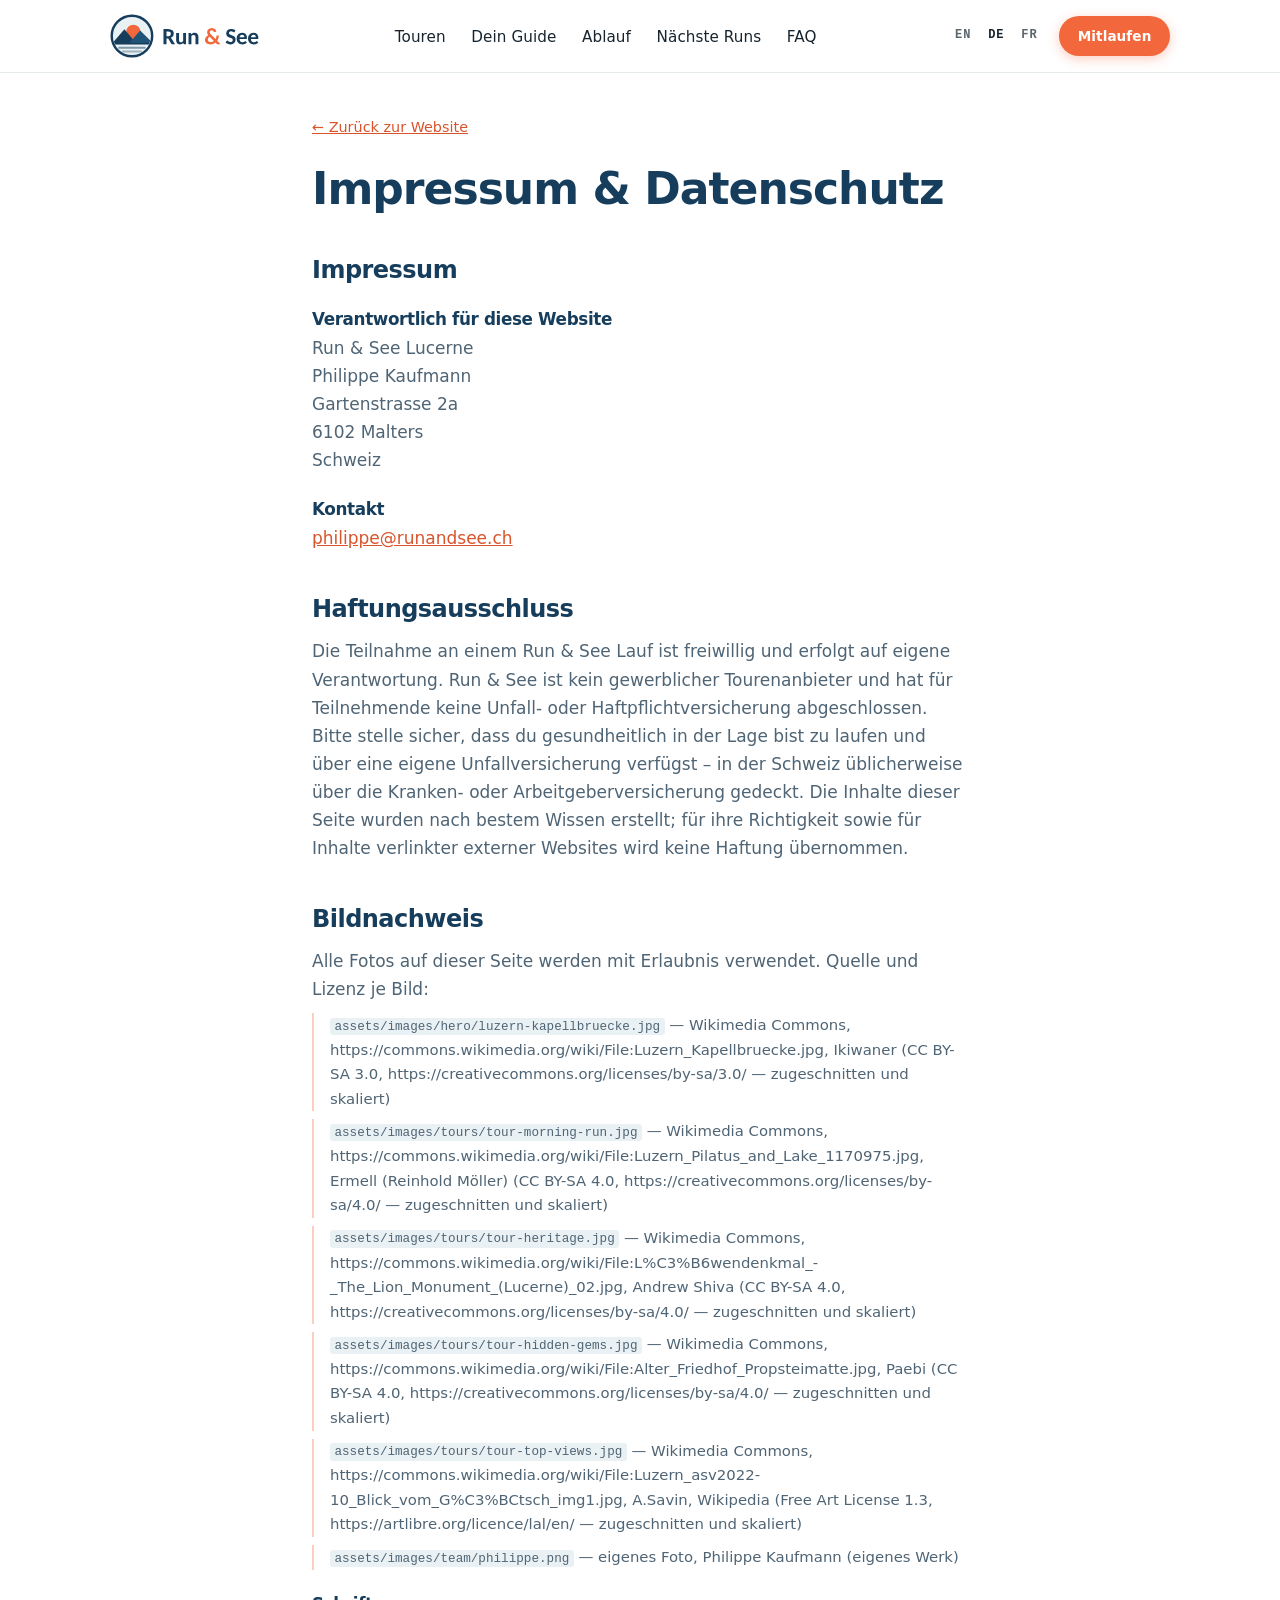
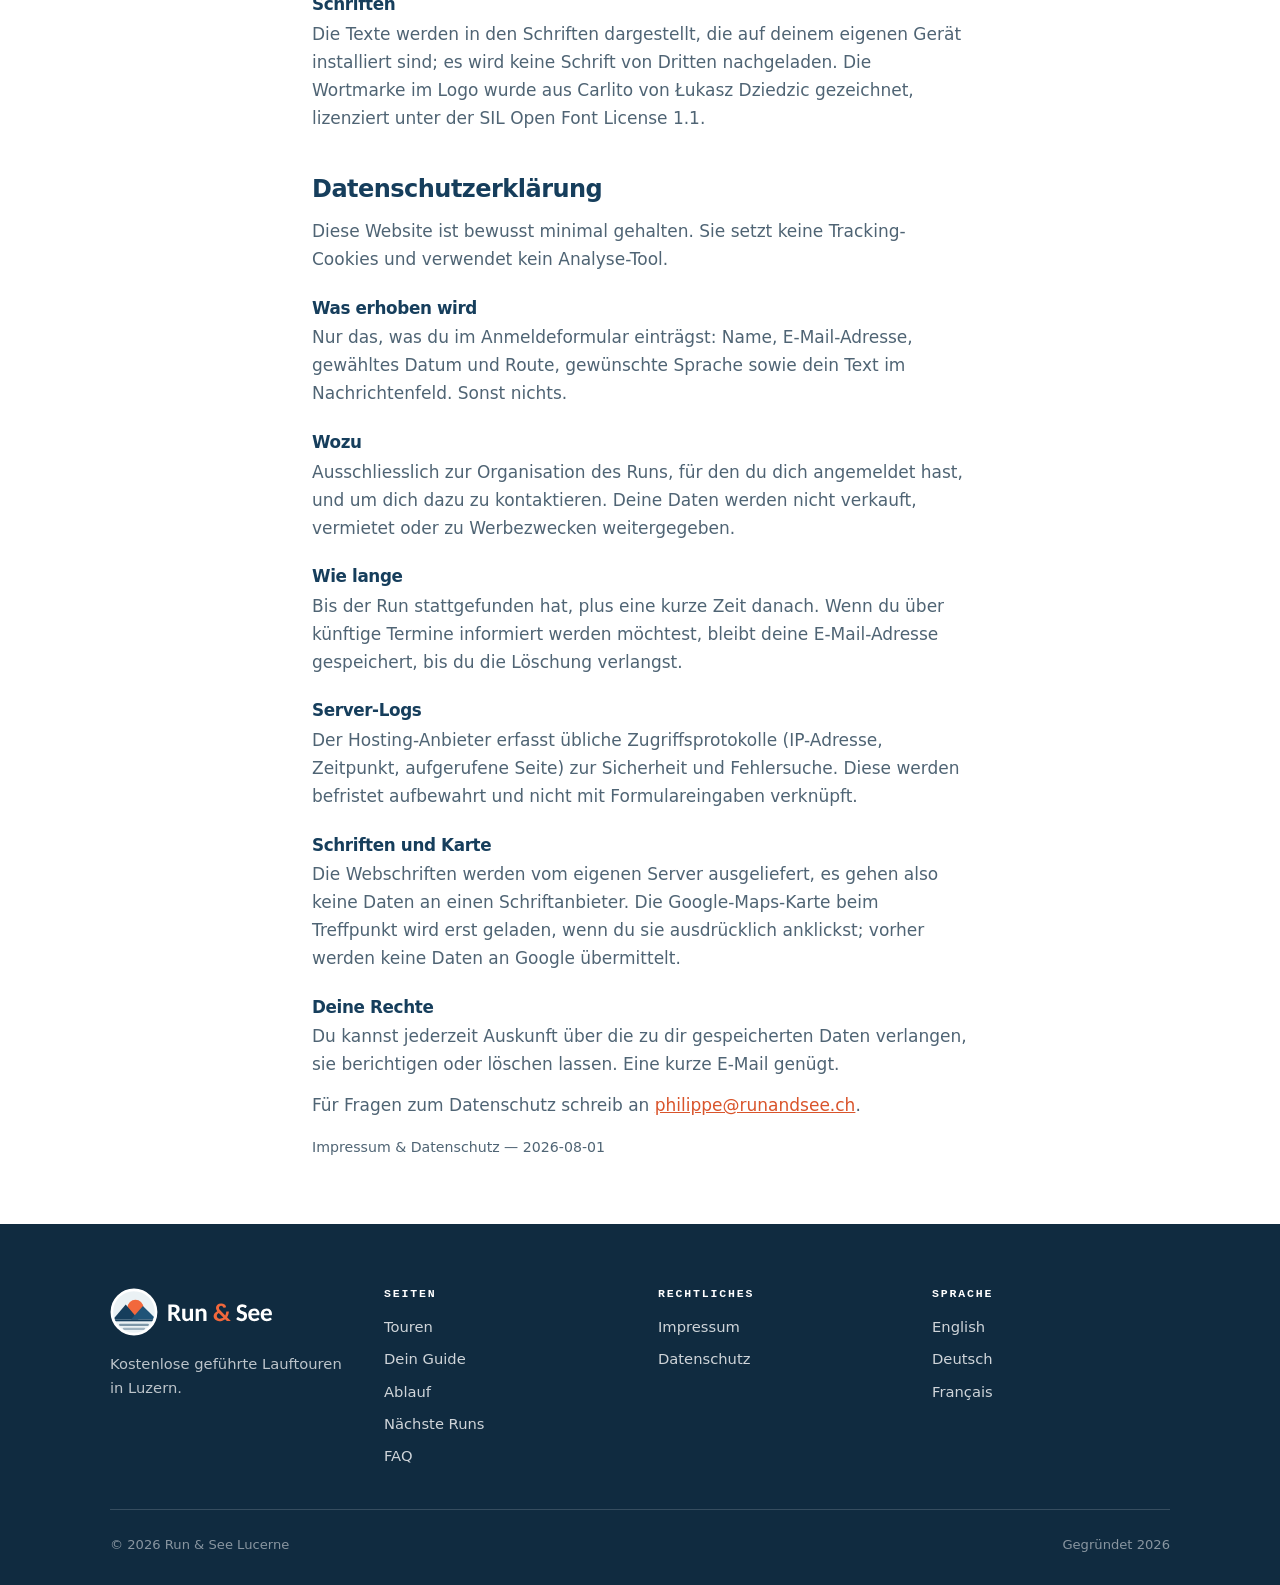
<file: de/legal.html>
<!DOCTYPE html>
<html lang="de">
<head>
  <meta charset="utf-8" />
  <meta name="viewport" content="width=device-width, initial-scale=1" />
  <title>Impressum &amp; Datenschutz | Run &amp; See Lucerne</title>
  <meta name="description" content="Impressum und Datenschutzerklärung von Run &amp; See Luzern." />
  <meta name="robots" content="index, follow, max-image-preview:large" />

  <link rel="canonical" href="https://www.runandsee.ch/de/legal.html" />
  <link rel="alternate" hreflang="en" href="https://www.runandsee.ch/legal.html" />
  <link rel="alternate" hreflang="de" href="https://www.runandsee.ch/de/legal.html" />
  <link rel="alternate" hreflang="fr" href="https://www.runandsee.ch/fr/legal.html" />
  <link rel="alternate" hreflang="x-default" href="https://www.runandsee.ch/legal.html" />

  <meta property="og:type" content="website" />
  <meta property="og:site_name" content="Run &amp; See Lucerne" />
  <meta property="og:locale" content="de_CH" />
  <meta property="og:url" content="https://www.runandsee.ch/de/legal.html" />
  <meta property="og:title" content="Impressum &amp; Datenschutz | Run &amp; See Lucerne" />
  <meta property="og:description" content="Impressum und Datenschutzerklärung von Run &amp; See Luzern." />
  <meta property="og:image" content="https://www.runandsee.ch/assets/images/hero/luzern-kapellbruecke.jpg" />
  <meta property="og:image:width" content="1920" />
  <meta property="og:image:height" content="1080" />
  <meta property="og:image:alt" content="Kapellbrücke und Wasserturm über der Reuss in Luzern, dahinter die Alpen" />
  <meta name="twitter:card" content="summary_large_image" />
  <meta name="twitter:image" content="https://www.runandsee.ch/assets/images/hero/luzern-kapellbruecke.jpg" />
  <meta name="twitter:image:alt" content="Kapellbrücke und Wasserturm über der Reuss in Luzern, dahinter die Alpen" />

  <meta name="author" content="Run &amp; See Lucerne" />
  <meta name="geo.region" content="CH-LU" />
  <meta name="geo.placename" content="Luzern" />
  <meta name="geo.position" content="47.05174;8.30772" />
  <meta name="ICBM" content="47.05174, 8.30772" />

  <link rel="icon" type="image/svg+xml" href="../assets/logos/horizont-mark.svg" />
  <meta name="theme-color" content="#163e5c" />

  <style>
/* ==========================================================================
   Run & See Lucerne — Basis-Stylesheet (Struktur, Layout, Komponenten)
   Enthält KEINE Farbwerte und keine Schriftnamen. Alles über Custom
   Properties, die das jeweilige Theme in src/themes/<name>.css setzt.
   build.py fügt Theme + Basis zusammen und bettet das Ergebnis ein.
   ========================================================================== */

*, *::before, *::after { box-sizing: border-box; }
* { margin: 0; padding: 0; }

html {
  scroll-behavior: smooth;
  scroll-padding-top: calc(var(--nav-h) + 12px);
  -webkit-text-size-adjust: 100%;
}

body {
  font-family: var(--font-body);
  background: var(--bg);
  color: var(--ink);
  line-height: 1.65;
  font-size: 1.0625rem;
  -webkit-font-smoothing: antialiased;
  overflow-x: hidden;
}

img, picture, svg, iframe { display: block; max-width: 100%; }
img { height: auto; }

h1, h2, h3, h4 {
  font-family: var(--font-display);
  color: var(--heading);
  line-height: var(--h-leading);
  font-weight: var(--h-weight);
  letter-spacing: var(--h-tracking);
  text-transform: var(--h-transform);
}

a { color: var(--link); }

:focus-visible {
  outline: 3px solid var(--focus);
  outline-offset: 3px;
  border-radius: 3px;
}

.wrap {
  width: 100%;
  max-width: var(--wrap);
  margin-inline: auto;
  padding-inline: clamp(1.25rem, 5vw, 2.5rem);
}

section { padding-block: var(--section-pad); position: relative; }
section.alt { background: var(--surface-alt); }
#hero { padding: 0; }

.section-head { max-width: 46rem; margin-bottom: clamp(2rem, 4vw, 3rem); }
.section-head h2 { font-size: var(--h2-size); }
.section-head p { margin-top: 0.9rem; color: var(--ink-soft); font-size: 1.0625rem; }

.rule { width: var(--rule-w); height: var(--rule-h); background: var(--accent); margin-bottom: 1.35rem; }

.eyebrow {
  font-family: var(--font-mono);
  font-size: 0.75rem;
  letter-spacing: 0.18em;
  text-transform: uppercase;
  font-weight: 600;
  color: var(--accent-ink);
  margin-bottom: 0.55rem;
}

/* ── Skip link ─────────────────────────────────────────────────────────── */
.skip-link {
  position: absolute; left: -9999px; top: 0; z-index: 2000;
  background: var(--heading); color: var(--on-dark);
  padding: 0.75rem 1.25rem; text-decoration: none;
}
.skip-link:focus { left: 0; }

/* ── Buttons ───────────────────────────────────────────────────────────── */
.btn {
  display: inline-flex; align-items: center; justify-content: center; gap: 0.55rem;
  font: inherit;
  font-family: var(--font-ui);
  font-weight: var(--btn-weight);
  font-size: var(--btn-size);
  letter-spacing: var(--btn-tracking);
  text-transform: var(--btn-transform);
  padding: var(--btn-pad);
  border-radius: var(--btn-radius);
  border: var(--btn-border) solid transparent;
  text-decoration: none; cursor: pointer;
  transition: transform 0.18s ease, background 0.2s ease, color 0.2s ease,
              box-shadow 0.2s ease, border-color 0.2s ease;
}
.btn svg { width: 1em; height: 1em; transition: transform 0.22s ease; }
.btn:hover svg { transform: translateX(3px); }
.btn:hover { transform: translateY(-2px); }
.btn:active { transform: translateY(0); }

.btn-primary { background: var(--accent); color: var(--on-accent); box-shadow: var(--shadow-btn); }
.btn-primary:hover { background: var(--accent-hover); }
.btn-primary:disabled { opacity: 0.6; cursor: progress; transform: none; }

.btn-ghost { background: transparent; color: var(--on-dark); border-color: var(--on-dark-line); }
.btn-ghost:hover { background: var(--on-dark-wash); }

.btn-outline { background: transparent; color: var(--accent-ink); border-color: var(--accent); }
.btn-outline:hover { background: var(--accent-tint); }

/* ── Navbar ────────────────────────────────────────────────────────────── */
#navbar {
  position: fixed; inset: 0 0 auto 0; z-index: 1000; height: var(--nav-h);
  display: flex; align-items: center;
  transition: background 0.25s ease, box-shadow 0.25s ease, height 0.25s ease;
}
#navbar .wrap { display: flex; align-items: center; justify-content: space-between; gap: 1rem; }
#navbar.scrolled {
  background: var(--nav-bg-scrolled);
  backdrop-filter: blur(12px);
  box-shadow: var(--nav-shadow);
}

.nav-logo { display: flex; align-items: center; text-decoration: none; flex-shrink: 0; }
.nav-logo img { height: var(--logo-h); width: auto; }
.logo-dark { display: none; }
#navbar.scrolled .logo-light { display: none; }
#navbar.scrolled .logo-dark { display: block; }

.nav-links { display: flex; align-items: center; gap: 1.6rem; list-style: none; }
.nav-links a {
  position: relative;
  font-family: var(--font-ui);
  color: var(--on-dark); text-decoration: none;
  font-size: var(--nav-size); font-weight: 500;
  letter-spacing: var(--nav-tracking); text-transform: var(--nav-transform);
  padding-block: 0.4rem;
  text-shadow: var(--on-image-shadow);
}
.nav-links a::after {
  content: ""; position: absolute; left: 0; right: 0; bottom: 0;
  height: 2px; background: var(--accent);
  transform: scaleX(0); transform-origin: left;
  transition: transform 0.25s ease;
}
.nav-links a:hover::after, .nav-links a.active::after { transform: scaleX(1); }
#navbar.scrolled .nav-links a { color: var(--ink); text-shadow: none; }

.nav-right { display: flex; align-items: center; gap: 0.9rem; flex-shrink: 0; }

.lang-switch { display: flex; align-items: center; gap: 0.15rem; }
.lang-switch a {
  font-family: var(--font-mono);
  font-size: 0.75rem; font-weight: 600; letter-spacing: 0.08em;
  text-decoration: none; color: var(--on-dark); opacity: 0.7;
  padding: 0.3rem 0.45rem; border-radius: var(--radius-sm);
  text-shadow: var(--on-image-shadow);
  transition: opacity 0.2s ease, background 0.2s ease;
}
#navbar.scrolled .lang-switch a { color: var(--ink); text-shadow: none; }
.lang-switch a:hover { opacity: 1; }
.lang-switch a[aria-current="true"] { opacity: 1; background: var(--on-dark-wash); }
#navbar.scrolled .lang-switch a[aria-current="true"] { background: var(--accent-tint); color: var(--accent-ink); }

.nav-cta { display: none; }

.hamburger {
  display: none; background: none; border: 0; cursor: pointer;
  width: 42px; height: 42px; padding: 9px; border-radius: var(--radius-sm);
}
.hamburger span {
  display: block; height: 2px; background: var(--on-dark); border-radius: 2px;
  transition: transform 0.25s ease, opacity 0.2s ease, background 0.25s ease;
}
.hamburger span + span { margin-top: 5px; }
#navbar.scrolled .hamburger span { background: var(--ink); }
.hamburger[aria-expanded="true"] span:nth-child(1) { transform: translateY(7px) rotate(45deg); }
.hamburger[aria-expanded="true"] span:nth-child(2) { opacity: 0; }
.hamburger[aria-expanded="true"] span:nth-child(3) { transform: translateY(-7px) rotate(-45deg); }

@media (min-width: 981px) {
  .nav-cta { display: inline-flex; padding: 0.5rem 1.1rem; font-size: 0.85rem; }
}
@media (max-width: 980px) {
  .hamburger { display: block; }
  .nav-links {
    position: fixed; inset: var(--nav-h) 0 auto 0;
    flex-direction: column; align-items: stretch; gap: 0;
    background: var(--surface); border-bottom: 1px solid var(--line);
    box-shadow: var(--shadow-md);
    padding: 0.5rem 0 1rem;
    /* visibility zusätzlich, damit nichts hervorlugt und die Links im
       geschlossenen Zustand nicht per Tab erreichbar sind */
    transform: translateY(-101%); visibility: hidden;
    transition: transform 0.3s cubic-bezier(0.4, 0, 0.2, 1), visibility 0s linear 0.3s;
  }
  .nav-links.open { transform: translateY(0); visibility: visible; transition-delay: 0s, 0s; }
  .nav-links a {
    display: block;                     /* volle Zeilenbreite statt Textbreite */
    color: var(--ink) !important; text-shadow: none;
    padding: 0.9rem clamp(1.25rem, 5vw, 2.5rem);
    border-bottom: 1px solid var(--line);
  }
  .nav-links li:last-child a { border-bottom: 0; }
  .nav-links a::after { display: none; }
  /* Solange das Menü offen ist, braucht die Leiste einen deckenden Grund */
  #navbar.menu-open { background: var(--surface); box-shadow: var(--nav-shadow); }
  #navbar.menu-open .nav-logo .logo-light { display: none; }
  #navbar.menu-open .nav-logo .logo-dark { display: block; }
  #navbar.menu-open .lang-switch a { color: var(--ink); text-shadow: none; }
  #navbar.menu-open .hamburger span { background: var(--ink); }
}

/* ── Hero ──────────────────────────────────────────────────────────────── */
#hero {
  position: relative; min-height: min(92svh, 820px);
  display: flex; align-items: flex-end;
  color: var(--on-dark); isolation: isolate; overflow: hidden;
}
.hero-media { position: absolute; inset: 0; z-index: -2; }
.hero-media img { width: 100%; height: 100%; object-fit: cover; object-position: center 45%; }
.hero-media::after { content: ""; position: absolute; inset: 0; background: var(--hero-scrim); }
.hero-inner { padding-block: clamp(6rem, 14vw, 8rem) clamp(3.5rem, 8vw, 5rem); max-width: 46rem; position: relative; }

.hero-badge {
  display: inline-flex; align-items: center; gap: 0.5rem;
  font-family: var(--font-mono);
  background: var(--on-dark-wash); border: 1px solid var(--on-dark-line);
  backdrop-filter: blur(6px);
  padding: 0.4rem 1rem; border-radius: var(--badge-radius);
  font-size: 0.75rem; font-weight: 600; letter-spacing: 0.12em; text-transform: uppercase;
  margin-bottom: 1.5rem;
}
.hero-badge .dot {
  width: 7px; height: 7px; border-radius: 50%; background: var(--accent);
  animation: pulse 2.4s ease-in-out infinite;
}
@keyframes pulse { 0%, 100% { opacity: 1; transform: scale(1); } 50% { opacity: 0.45; transform: scale(0.8); } }

#hero h1 { color: var(--on-dark); font-size: var(--h1-size); text-shadow: var(--on-image-shadow-lg); }
#hero h1 .line { display: block; overflow: hidden; }
#hero h1 .line > span { display: block; }
.hero-lead {
  margin-top: 1.3rem; font-size: clamp(1.05rem, 2.2vw, 1.3rem);
  color: var(--on-dark-soft); text-shadow: var(--on-image-shadow); max-width: 38rem;
}
.hero-actions { margin-top: 2.2rem; display: flex; flex-wrap: wrap; gap: 0.85rem; }
.hero-cue {
  position: absolute; left: 50%; bottom: 1.5rem; translate: -50% 0;
  width: 26px; height: 26px; opacity: 0.7;
  animation: cue 2.6s ease-in-out infinite;
}
.hero-cue svg { width: 100%; height: 100%; stroke: var(--on-dark); }
@keyframes cue { 0%, 100% { transform: translateY(0); } 50% { transform: translateY(7px); } }

/* ── Kennzahlenband ────────────────────────────────────────────────────── */
.stats { background: var(--stats-bg); color: var(--stats-ink); padding-block: clamp(2rem, 4vw, 2.75rem); }
.stats-grid { display: grid; gap: 1.5rem; grid-template-columns: repeat(auto-fit, minmax(140px, 1fr)); text-align: center; }
.stat b {
  display: block; font-family: var(--font-display);
  font-size: clamp(2rem, 5vw, 3rem); line-height: 1;
  font-weight: var(--h-weight); letter-spacing: var(--h-tracking);
  color: var(--stats-num);
}
.stat > span {
  display: block; margin-top: 0.45rem; font-family: var(--font-mono);
  font-size: 0.72rem; letter-spacing: 0.14em; text-transform: uppercase; opacity: 0.75;
}
.stat b .unit { font-size: 0.5em; margin-left: 0.15em; vertical-align: 0.35em; }

/* ── Value props ───────────────────────────────────────────────────────── */
.value-grid { display: grid; gap: clamp(1.5rem, 3vw, 2.25rem); grid-template-columns: repeat(auto-fit, minmax(230px, 1fr)); }
.value-item h3 { font-size: 1.2rem; margin-bottom: 0.5rem; }
.value-item p { color: var(--ink-soft); font-size: 0.97rem; }
.value-icon {
  width: 46px; height: 46px; border-radius: var(--icon-radius);
  background: var(--accent-tint); color: var(--accent-ink);
  display: grid; place-items: center; margin-bottom: 1rem;
  transition: transform 0.25s ease, background 0.25s ease;
}
.value-item:hover .value-icon { transform: translateY(-3px); background: var(--accent); color: var(--on-accent); }
.value-icon svg { width: 22px; height: 22px; }

/* ── Touren-Karussell ──────────────────────────────────────────────────── */
.carousel { position: relative; }
.carousel-track {
  display: grid; grid-auto-flow: column;
  /* feste Spaltenbreite, damit die Karten NICHT zusammenschrumpfen —
     nur so entsteht überhaupt ein scrollbares Karussell.
     Die Werte sind so gewählt, dass die nächste Karte immer angeschnitten
     sichtbar bleibt — sonst wirkt das Karussell wie eine vollständige Liste. */
  grid-auto-columns: min(82%, 330px);
  gap: 1.5rem;
  overflow-x: auto; overscroll-behavior-x: contain;
  scroll-snap-type: x mandatory;
  padding-block: 0.5rem 1.25rem;
  scrollbar-width: none;
}
.carousel-track::-webkit-scrollbar { display: none; }
@media (min-width: 700px)  { .carousel-track { grid-auto-columns: calc(46% - 0.75rem); } }
@media (min-width: 1000px) { .carousel-track { grid-auto-columns: calc(31% - 1rem); } }

/* Ab dieser Breite passen alle vier Touren nebeneinander — dann ist auf den
   ersten Blick sichtbar, wie viele es sind, und das Karussell entfällt. */
@media (min-width: 1180px) {
  #tours > .wrap { max-width: 1300px; }
  #tours .carousel-track {
    grid-auto-columns: minmax(0, 1fr);
    overflow-x: visible; scroll-snap-type: none;
    gap: 1.4rem; padding-bottom: 0;
  }
  /* Höhere Spezifität als die .carousel-controls-Regel weiter unten */
  #tours .carousel-controls { display: none; }
}

.tour-card {
  scroll-snap-align: start;
  background: var(--card-bg); border: var(--card-border);
  border-radius: var(--radius); overflow: hidden;
  display: flex; flex-direction: column;
  box-shadow: var(--shadow-sm);
  transition: transform 0.28s ease, box-shadow 0.28s ease;
}
.tour-card:hover { transform: translateY(-5px); box-shadow: var(--shadow-md); }
.tour-media { position: relative; overflow: hidden; }
.tour-media img { width: 100%; aspect-ratio: 4 / 3; object-fit: cover; transition: transform 0.7s cubic-bezier(0.2, 0.7, 0.3, 1); }
.tour-card:hover .tour-media img { transform: scale(1.06); }
.tour-index {
  position: absolute; top: 0.85rem; left: 0.85rem;
  font-family: var(--font-mono); font-size: 0.7rem; letter-spacing: 0.1em;
  background: var(--index-bg); color: var(--index-ink);
  padding: 0.25rem 0.6rem; border-radius: var(--badge-radius);
  backdrop-filter: blur(6px);
}
.tour-body { padding: 1.4rem 1.4rem 1.6rem; display: flex; flex-direction: column; flex: 1; }
.tour-card h3 { font-size: 1.3rem; }
.tour-tagline { color: var(--accent-ink); font-family: var(--font-mono); font-size: 0.78rem; letter-spacing: 0.06em; text-transform: uppercase; margin-top: 0.45rem; }
.tour-desc { margin-top: 0.9rem; font-size: 0.95rem; color: var(--ink-soft); flex: 1; }

.badge {
  align-self: flex-start; font-family: var(--font-mono);
  font-size: 0.68rem; font-weight: 700; letter-spacing: 0.1em; text-transform: uppercase;
  padding: 0.3rem 0.7rem; border-radius: var(--badge-radius); margin-bottom: 0.8rem;
}
.badge-green  { background: var(--green-bg); color: var(--green); }
.badge-orange { background: var(--amber-bg); color: var(--amber); }
.badge-red    { background: var(--rust-bg);  color: var(--rust); }

.tour-facts { margin-top: 1.15rem; border-top: 1px solid var(--line); padding-top: 0.95rem; display: grid; gap: 0.45rem; }
.tour-fact { display: flex; gap: 0.6rem; align-items: baseline; font-size: 0.87rem; }
.tour-fact dt { color: var(--ink-soft); min-width: 5.5rem; flex-shrink: 0; font-family: var(--font-mono); font-size: 0.75rem; letter-spacing: 0.06em; text-transform: uppercase; }
.tour-fact dd { font-weight: 600; color: var(--heading); }
.tour-fact .alt { font-weight: 400; color: var(--ink-soft); }

.carousel-controls { display: flex; align-items: center; justify-content: space-between; gap: 1rem; margin-top: 0.5rem; }
.carousel-nav { display: flex; align-items: center; gap: 1rem; }
.carousel-count { font-family: var(--font-mono); font-size: 0.8rem; letter-spacing: 0.06em; color: var(--ink-soft); }
.carousel-count b { color: var(--heading); font-size: 1rem; }
.carousel-count span { margin-left: 0.15rem; }
.carousel-dots { display: flex; gap: 0.4rem; }
.carousel-dots button {
  width: 28px; height: 4px; border: 0; padding: 0; cursor: pointer;
  background: var(--line-strong); border-radius: 2px;
  transition: background 0.25s ease, width 0.25s ease;
}
.carousel-dots button[aria-current="true"] { background: var(--accent); width: 44px; }
.carousel-arrows { display: flex; gap: 0.5rem; }
.carousel-arrows button {
  width: 42px; height: 42px; border-radius: var(--btn-radius);
  border: 1.5px solid var(--line-strong); background: transparent; color: var(--heading);
  display: grid; place-items: center; cursor: pointer;
  transition: background 0.2s ease, border-color 0.2s ease, color 0.2s ease, opacity 0.2s ease;
}
.carousel-arrows button:hover:not(:disabled) { background: var(--accent); border-color: var(--accent); color: var(--on-accent); }
.carousel-arrows button:disabled { opacity: 0.3; cursor: default; }
.carousel-arrows svg { width: 17px; height: 17px; }

/* ── Ablauf mit Verbindungslinie ───────────────────────────────────────── */
.steps-wrap { position: relative; }
.steps-line { position: absolute; inset: 1.15rem 0 auto 0; height: 2px; pointer-events: none; display: none; }
@media (min-width: 860px) { .steps-line { display: block; } }
.steps-line svg { width: 100%; height: 2px; overflow: visible; }
.steps-line path { stroke: var(--accent); stroke-width: 2; stroke-dasharray: 7 7; fill: none; stroke-dashoffset: var(--dash, 2000); transition: stroke-dashoffset 1.8s ease-out; }
.steps { display: grid; gap: 1.75rem; grid-template-columns: repeat(auto-fit, minmax(210px, 1fr)); counter-reset: step; position: relative; }
.step { padding-top: 3.4rem; position: relative; }
.step::before {
  counter-increment: step; content: counter(step, decimal-leading-zero);
  position: absolute; top: 0; left: 0;
  width: 2.35rem; height: 2.35rem; border-radius: var(--step-radius);
  background: var(--step-bg); color: var(--step-ink);
  display: grid; place-items: center;
  font-family: var(--font-mono); font-size: 0.8rem; font-weight: 700;
}
.step h3 { font-size: 1.08rem; margin-bottom: 0.4rem; }
.step p { font-size: 0.95rem; color: var(--ink-soft); }

/* ── Runs + Formular ───────────────────────────────────────────────────── */
.join-layout { display: grid; gap: clamp(2rem, 4vw, 3.5rem); grid-template-columns: 1fr; }
@media (min-width: 920px) { .join-layout { grid-template-columns: 0.85fr 1.15fr; align-items: start; } }

.countdown { background: var(--dark-panel); color: var(--on-dark); border-radius: var(--radius); padding: 1.6rem; margin-bottom: 1.5rem; }
.countdown-label { font-family: var(--font-mono); font-size: 0.7rem; letter-spacing: 0.16em; text-transform: uppercase; opacity: 0.7; }
.countdown-run { font-family: var(--font-display); font-size: 1.35rem; margin-top: 0.4rem; letter-spacing: var(--h-tracking); }
.countdown-clock { display: flex; gap: 1.4rem; margin-top: 1.1rem; }
.countdown-clock div { text-align: center; }
.countdown-clock b { display: block; font-family: var(--font-display); font-size: 2rem; line-height: 1; color: var(--accent); }
.countdown-clock span { font-family: var(--font-mono); font-size: 0.65rem; letter-spacing: 0.12em; text-transform: uppercase; opacity: 0.7; }

.run-list { display: grid; gap: 0.75rem; }
.run-item {
  background: var(--card-bg); border: var(--card-border); border-left: 3px solid var(--accent);
  border-radius: var(--radius-sm); padding: 0.95rem 1.15rem;
  display: flex; justify-content: space-between; align-items: center; gap: 1rem; flex-wrap: wrap;
  transition: transform 0.2s ease, border-left-width 0.2s ease;
}
.run-item:hover { transform: translateX(3px); }
.run-when { font-weight: 600; color: var(--heading); }
.run-what { font-size: 0.87rem; color: var(--ink-soft); }
.run-time { font-family: var(--font-display); font-size: 1.2rem; color: var(--accent-ink); background: var(--accent-tint); border-radius: var(--radius-sm); padding: 0.2rem 0.7rem; }

.run-note { font-size: 0.87rem; color: var(--ink-soft); margin-top: 0.85rem; line-height: 1.5; }
.run-empty { background: var(--card-bg); border: 1px dashed var(--line-strong); border-radius: var(--radius); padding: 1.7rem; }
.run-empty h3 { font-size: 1.15rem; margin-bottom: 0.5rem; }
.run-empty p { font-size: 0.95rem; color: var(--ink-soft); }

.form-card { background: var(--card-bg); border: var(--card-border); border-radius: var(--radius); padding: clamp(1.4rem, 3vw, 2.25rem); box-shadow: var(--shadow-sm); }
.form-card h3 { font-size: 1.35rem; margin-bottom: 1.3rem; }

.field { margin-bottom: 1.1rem; }
.field-row { display: grid; gap: 1.1rem; grid-template-columns: 1fr; }
@media (min-width: 560px) { .field-row { grid-template-columns: 1fr 1fr; } }
.field label, .fieldset-label {
  display: block; font-family: var(--font-mono);
  font-size: 0.72rem; font-weight: 600; letter-spacing: 0.1em; text-transform: uppercase;
  color: var(--heading); margin-bottom: 0.45rem;
}
.field input, .field select, .field textarea {
  width: 100%; font: inherit; font-size: 0.97rem; color: var(--ink);
  padding: 0.72rem 0.9rem;
  border: 1px solid var(--line-strong); border-radius: var(--radius-sm);
  background: var(--input-bg);
  transition: border-color 0.18s ease, box-shadow 0.18s ease;
}
.field textarea { min-height: 110px; resize: vertical; }
.field input:focus, .field select:focus, .field textarea:focus {
  border-color: var(--accent); box-shadow: 0 0 0 3px var(--accent-tint); outline: none;
}
.chip-row { display: flex; flex-wrap: wrap; gap: 0.5rem; }
.chip input { position: absolute; opacity: 0; pointer-events: none; }
.chip span {
  display: inline-block; cursor: pointer;
  border: 1px solid var(--line-strong); border-radius: var(--btn-radius);
  padding: 0.42rem 0.95rem; font-size: 0.88rem;
  transition: all 0.18s ease;
}
.chip span:hover { border-color: var(--accent); }
.chip input:checked + span { background: var(--accent); color: var(--on-accent); border-color: var(--accent); }
.chip input:focus-visible + span { outline: 3px solid var(--focus); outline-offset: 2px; }

.consent { display: flex; gap: 0.6rem; align-items: flex-start; font-size: 0.86rem; color: var(--ink-soft); margin-bottom: 1.2rem; }
.consent input { margin-top: 0.28rem; flex-shrink: 0; width: 1rem; height: 1rem; accent-color: var(--accent); }
.required-note { font-size: 0.78rem; color: var(--ink-soft); margin-top: 0.9rem; }

.form-status { margin-top: 1rem; padding: 0.9rem 1.1rem; border-radius: var(--radius-sm); font-size: 0.92rem; display: none; }
.form-status.ok   { display: block; background: var(--green-bg); color: var(--green); }
.form-status.fail { display: block; background: var(--rust-bg);  color: var(--rust); }
.hp { position: absolute; width: 1px; height: 1px; overflow: hidden; clip-path: inset(50%); white-space: nowrap; }

/* ── Gut zu wissen ─────────────────────────────────────────────────────── */
.know-grid { display: grid; gap: 1.5rem; grid-template-columns: 1fr; }
.know-item { border-left: 2px solid var(--accent-line); padding-left: 1.15rem; transition: border-color 0.25s ease; }
.know-item:hover { border-left-color: var(--accent); }
.know-item h4 { font-size: 1.03rem; margin-bottom: 0.35rem; }
.know-item p { font-size: 0.93rem; color: var(--ink-soft); }

/* ── Ablauf: Treffpunkt und Hinweise nebeneinander ────────────────────── */
.practical {
  margin-top: clamp(2.5rem, 5vw, 3.5rem);
  display: grid; gap: clamp(1.75rem, 4vw, 3rem);
  grid-template-columns: 1fr; align-items: start;
}
@media (min-width: 900px) { .practical { grid-template-columns: 1.1fr 0.9fr; } }

.subhead {
  font-family: var(--font-mono); font-size: 0.75rem; font-weight: 600;
  letter-spacing: 0.16em; text-transform: uppercase;
  color: var(--accent-ink); margin-bottom: 0.9rem;
}
.meet-address { color: var(--ink-soft); margin-bottom: 1.1rem; font-size: 0.97rem; }
.meet-address strong {
  display: block; font-family: var(--font-display); font-size: 1.35rem;
  color: var(--heading); margin-bottom: 0.25rem; letter-spacing: var(--h-tracking);
}
.map-shell { position: relative; aspect-ratio: 16 / 10; border-radius: var(--radius); overflow: hidden; border: var(--card-border); background: var(--surface); }
.map-shell iframe { width: 100%; height: 100%; border: 0; }
.map-consent { position: absolute; inset: 0; display: grid; place-content: center; text-align: center; gap: 0.55rem; padding: 1.75rem; background: var(--surface); }
.map-consent h4 { font-size: 1.02rem; }
.map-consent p { font-size: 0.86rem; color: var(--ink-soft); max-width: 28rem; }
.map-consent .btn { justify-self: center; margin-top: 0.3rem; }

/* ── Guide ─────────────────────────────────────────────────────────────── */
.about-layout { display: grid; gap: clamp(1.75rem, 4vw, 3rem); grid-template-columns: 1fr; align-items: start; }
@media (min-width: 780px) { .about-layout { grid-template-columns: 270px 1fr; } }
.about-photo-wrap { position: relative; }
.about-photo { border-radius: var(--photo-radius); box-shadow: var(--shadow-sm); width: 100%; }
.about-layout h3 { font-size: clamp(1.5rem, 3vw, 2rem); margin-bottom: 0.9rem; }
.about-layout p + p { margin-top: 0.9rem; }
.about-layout p { color: var(--ink-soft); }
.about-meta { margin-top: 1.5rem; font-size: 0.9rem; color: var(--ink-soft); }
.about-meta b { color: var(--heading); }
.ig-link {
  display: inline-flex; align-items: center; gap: 0.5rem; margin-top: 1.4rem;
  font-family: var(--font-ui); font-weight: 600; font-size: 0.92rem;
  color: var(--accent-ink); text-decoration: none;
  border-bottom: 1.5px solid var(--accent-line); padding-bottom: 2px;
  transition: border-color 0.2s ease;
}
.ig-link:hover { border-bottom-color: var(--accent); }
.ig-link svg { width: 17px; height: 17px; }

/* ── FAQ ───────────────────────────────────────────────────────────────── */
.faq-list { max-width: 52rem; border-top: 1px solid var(--line); }
.faq-item { border-bottom: 1px solid var(--line); }
.faq-item summary {
  list-style: none; cursor: pointer; padding: 1.2rem 2.5rem 1.2rem 0; position: relative;
  font-weight: 600; color: var(--heading); font-size: 1.02rem;
  transition: color 0.2s ease;
}
.faq-item summary::-webkit-details-marker { display: none; }
.faq-item summary::after {
  content: ""; position: absolute; right: 0.5rem; top: 50%;
  width: 10px; height: 10px; margin-top: -6px;
  border-right: 2px solid var(--accent); border-bottom: 2px solid var(--accent);
  transform: rotate(45deg); transition: transform 0.25s ease;
}
.faq-item[open] summary::after { transform: rotate(-135deg); margin-top: -2px; }
.faq-item summary:hover { color: var(--accent-ink); }
.faq-answer-wrap { display: grid; grid-template-rows: 0fr; transition: grid-template-rows 0.3s ease; }
.faq-item[open] .faq-answer-wrap { grid-template-rows: 1fr; }
.faq-answer { overflow: hidden; }
.faq-answer p { padding: 0 2.5rem 1.4rem 0; color: var(--ink-soft); font-size: 0.97rem; }

/* ── Sticky CTA (mobil) ────────────────────────────────────────────────── */
.sticky-cta {
  position: fixed; left: 0; right: 0; bottom: 0; z-index: 900;
  background: var(--surface); border-top: 1px solid var(--line);
  padding: 0.7rem clamp(1rem, 5vw, 1.5rem);
  display: flex; align-items: center; justify-content: space-between; gap: 1rem;
  transform: translateY(110%); transition: transform 0.3s ease;
  box-shadow: 0 -4px 20px rgb(0 0 0 / 0.08);
}
.sticky-cta.show { transform: translateY(0); }
.sticky-cta-text { font-family: var(--font-mono); font-size: 0.72rem; letter-spacing: 0.1em; text-transform: uppercase; color: var(--ink-soft); }
.sticky-cta .btn { padding: 0.6rem 1.2rem; font-size: 0.85rem; }
@media (min-width: 981px) { .sticky-cta { display: none; } }

/* ── Footer ────────────────────────────────────────────────────────────── */
footer { background: var(--footer-bg); color: var(--footer-ink); padding-block: clamp(2.75rem, 6vw, 4rem) 2rem; font-size: 0.92rem; }
.footer-grid { display: grid; gap: 2.25rem; grid-template-columns: repeat(auto-fit, minmax(180px, 1fr)); }
.footer-brand img { height: 48px; width: auto; margin-bottom: 1rem; }
.footer-brand p { max-width: 22rem; }
footer h4 { color: var(--footer-head); font-family: var(--font-mono); font-size: 0.72rem; letter-spacing: 0.16em; text-transform: uppercase; margin-bottom: 0.9rem; font-weight: 600; }
footer ul { list-style: none; display: grid; gap: 0.5rem; }
footer a { color: var(--footer-link); text-decoration: none; transition: color 0.2s ease; }
footer a:hover { color: var(--footer-head); text-decoration: underline; text-underline-offset: 3px; }
.footer-bottom {
  margin-top: 2.5rem; padding-top: 1.5rem; border-top: 1px solid var(--footer-line);
  display: flex; flex-wrap: wrap; gap: 0.75rem 1.5rem; justify-content: space-between;
  font-size: 0.82rem; color: var(--footer-muted);
}

/* ── Rechtsseite ───────────────────────────────────────────────────────── */
.legal-page main { padding-top: calc(var(--nav-h) + 2.5rem); padding-bottom: 4rem; background: var(--surface); }
.legal-body { max-width: 46rem; }
.legal-body h1 { font-size: clamp(2rem, 5vw, 2.75rem); margin-bottom: 2rem; }
.legal-body h2 { font-size: 1.5rem; margin-top: 2.75rem; margin-bottom: 0.9rem; }
.legal-body h3 { font-size: 1.05rem; margin-top: 1.6rem; margin-bottom: 0.35rem; }
.legal-body p, .legal-body address { color: var(--ink-soft); font-style: normal; }
.legal-body p + p { margin-top: 0.8rem; }
.legal-back { display: inline-block; margin-bottom: 1.5rem; font-size: 0.9rem; }
.legal-page #navbar { background: var(--surface); box-shadow: 0 1px 0 var(--line); }
.legal-page #navbar .nav-links a, .legal-page #navbar .lang-switch a { color: var(--ink); text-shadow: none; }
.legal-page #navbar .hamburger span { background: var(--ink); }
.legal-page .logo-light { display: none; }
.legal-page .logo-dark { display: block; }

/* ── Scroll-Reveal ─────────────────────────────────────────────────────── */
.reveal { opacity: 0; transform: translateY(18px); transition: opacity 0.65s ease, transform 0.65s cubic-bezier(0.2, 0.7, 0.3, 1); }
.reveal.in { opacity: 1; transform: none; }
.reveal-d1 { transition-delay: 0.09s; }
.reveal-d2 { transition-delay: 0.18s; }
.reveal-d3 { transition-delay: 0.27s; }

/* ── Bewegung reduzieren ───────────────────────────────────────────────── */
@media (prefers-reduced-motion: reduce) {
  html { scroll-behavior: auto; }
  *, *::before, *::after {
    animation-duration: 0.01ms !important; animation-iteration-count: 1 !important;
    transition-duration: 0.01ms !important; scroll-behavior: auto !important;
  }
  .reveal { opacity: 1; transform: none; }
  .btn:hover, .tour-card:hover, .run-item:hover { transform: none; }
  .hero-cue { animation: none; }
  .hero-media img { animation: none !important; }
}

/* ── Bildnachweis im Impressum ─────────────────────────────────────────── */
.legal-body .credits { list-style: none; display: grid; gap: 0.5rem; margin-top: 0.6rem; }
.legal-body .credits li { color: var(--ink-soft); font-size: 0.93rem; padding-left: 1rem; border-left: 2px solid var(--accent-line); }
.legal-body code { font-family: var(--font-mono); font-size: 0.85em; background: var(--surface-alt); padding: 0.1em 0.35em; border-radius: 3px; }

/* ==========================================================================
   THEME 01 — HORIZONT
   Weiterentwicklung der Logo-Option „Horizont" (Sonne, Berge, Spiegelung).
   Ruhig, warm, weich gerundet. Navy als Fundament, Orange als Sonne,
   Eisblau als Wasser. Grosszügiger Weissraum, Verläufe statt harter Kanten.
   ========================================================================== */

:root {
  /* Markenfarben aus der Logo-Vorlage */
  --navy:        #163e5c;
  --navy-deep:   #102b40;
  --navy-mid:    #1f5478;
  --sun:         #f2683c;
  --sun-deep:    #d9542b;
  --ice:         #eaf1f4;
  --ice-deep:    #d7e4ea;
  --sand:        #fbf9f5;

  /* Flächen */
  --bg:          var(--sand);
  --surface:     #ffffff;
  --surface-alt: var(--ice);
  --card-bg:     #ffffff;
  --card-border: 1px solid rgb(22 62 92 / 0.09);
  --input-bg:    #ffffff;
  --dark-panel:  linear-gradient(150deg, var(--navy) 0%, var(--navy-deep) 100%);

  /* Text */
  --ink:         #17242e;
  --ink-soft:    #4f6474;
  --heading:     var(--navy);
  --link:        var(--sun-deep);

  /* Akzent */
  --accent:       var(--sun);
  --accent-hover: var(--sun-deep);
  --accent-ink:   var(--sun-deep);
  --accent-tint:  rgb(242 104 60 / 0.12);
  --accent-line:  rgb(242 104 60 / 0.32);
  --on-accent:    #ffffff;
  --focus:        var(--navy-mid);

  /* Auf Bild / dunklem Grund */
  --on-dark:       #ffffff;
  --on-dark-soft:  rgb(255 255 255 / 0.93);
  --on-dark-muted: rgb(255 255 255 / 0.72);
  --on-dark-line:  rgb(255 255 255 / 0.42);
  --on-dark-wash:  rgb(255 255 255 / 0.16);
  --on-image-shadow:    0 1px 14px rgb(16 43 64 / 0.42);
  --on-image-shadow-lg: 0 2px 30px rgb(16 43 64 / 0.42);
  --hero-scrim: linear-gradient(180deg,
                  rgb(16 43 64 / 0.60) 0%,
                  rgb(16 43 64 / 0.28) 40%,
                  rgb(16 43 64 / 0.55) 74%,
                  rgb(16 43 64 / 0.92) 100%);

  /* Linien */
  --line:        rgb(22 62 92 / 0.11);
  --line-strong: rgb(22 62 92 / 0.2);

  /* Statusfarben */
  --green: #24704a;  --green-bg: rgb(36 112 74 / 0.11);
  --amber: #9c6413;  --amber-bg: rgb(156 100 19 / 0.13);
  --rust:  #a83a25;  --rust-bg:  rgb(168 58 37 / 0.11);

  /* Typografie
     Space Grotesk aus der Logo-Vorlage lässt sich nur selbst gehostet
     einbinden. Bis dahin: geometrisch wirkende Systemschriften. */
  --font-display: "Avenir Next", Avenir, "Segoe UI Variable Display", "Segoe UI",
                  system-ui, -apple-system, "Helvetica Neue", Arial, sans-serif;
  --font-body:    "Avenir Next", Avenir, "Segoe UI", system-ui, -apple-system,
                  "Helvetica Neue", Arial, sans-serif;
  --font-ui:      var(--font-body);
  --font-mono:    ui-monospace, "SF Mono", "Cascadia Mono", "Segoe UI Mono",
                  "Roboto Mono", Menlo, Consolas, monospace;

  --h-leading:   1.12;
  --h-weight:    700;
  --h-tracking:  -0.022em;
  --h-transform: none;
  --h1-size: clamp(2.5rem, 7.5vw, 4.6rem);
  --h2-size: clamp(1.9rem, 4.6vw, 2.9rem);

  /* Formen — Horizont ist rund */
  --radius:        18px;
  --radius-sm:     10px;
  --badge-radius:  999px;
  --icon-radius:   14px;
  --step-radius:   50%;
  --photo-radius:  20px;
  --btn-radius:    999px;

  /* Buttons */
  --btn-weight:    600;
  --btn-size:      0.95rem;
  --btn-tracking:  0.005em;
  --btn-transform: none;
  --btn-pad:       0.88rem 1.7rem;
  --btn-border:    1.5px;

  /* Navigation */
  --nav-h:          72px;
  --logo-h:         44px;
  --nav-size:       0.95rem;
  --nav-tracking:   0.005em;
  --nav-transform:  none;
  --nav-bg-scrolled: #fbf9f5;
  --nav-shadow:     0 1px 0 var(--line), 0 8px 28px rgb(22 62 92 / 0.07);

  /* Bänder */
  --stats-bg:  var(--ice);
  --stats-ink: var(--navy);
  --stats-num: var(--navy);
  --step-bg:  var(--navy);
  --step-ink: #ffffff;
  --index-bg:  rgb(16 43 64 / 0.62);
  --index-ink: #ffffff;

  /* Footer */
  --footer-bg:    var(--navy-deep);
  --footer-ink:   rgb(255 255 255 / 0.72);
  --footer-head:  #ffffff;
  --footer-link:  rgb(255 255 255 / 0.8);
  --footer-line:  rgb(255 255 255 / 0.16);
  --footer-muted: rgb(255 255 255 / 0.5);

  /* Raster */
  --wrap: 1140px;
  --section-pad: clamp(3.75rem, 8.5vw, 6.5rem);
  --rule-w: 0; --rule-h: 0;

  --shadow-sm: 0 1px 3px rgb(22 62 92 / 0.06), 0 8px 24px rgb(22 62 92 / 0.06);
  --shadow-md: 0 6px 16px rgb(22 62 92 / 0.09), 0 24px 56px rgb(22 62 92 / 0.11);
  --shadow-btn: 0 3px 12px rgb(242 104 60 / 0.32);
}

/* ── Sonnen-Berg-Motiv statt Strich als Sektionsmarke ─────────────────── */
.rule {
  width: 44px; height: 22px; background: none; position: relative; margin-bottom: 1.5rem;
}
.rule::before {
  content: ""; position: absolute; left: 13px; top: 0;
  width: 15px; height: 15px; border-radius: 50%; background: var(--sun);
}
.rule::after {
  content: ""; position: absolute; left: 0; bottom: 0;
  width: 0; height: 0;
  border-left: 22px solid transparent; border-right: 22px solid transparent;
  border-bottom: 15px solid var(--navy);
}

/* ── Hero: sehr langsamer Zoom, weicher Horizont-Verlauf unten ────────── */
.hero-media img { animation: horizont-zoom 26s ease-out forwards; }
@keyframes horizont-zoom { from { transform: scale(1.07); } to { transform: scale(1); } }

#hero::after {
  content: ""; position: absolute; left: 0; right: 0; bottom: 0; height: 130px;
  background: linear-gradient(180deg, transparent, var(--sand));
  pointer-events: none; z-index: -1;
}

.hero-badge { border-radius: 999px; }

/* ── Weiche Wellenlinie als Sektionsübergang ──────────────────────────── */
.wave { display: block; width: 100%; height: 46px; }
.wave path { fill: var(--surface-alt); }
.wave.to-surface path { fill: var(--surface); }
.wave.to-bg path { fill: var(--bg); }

/* ── Kennzahlen: Eisblau mit feiner Trennung ──────────────────────────── */
.stats { border-block: 1px solid rgb(22 62 92 / 0.08); }
.stat b { color: var(--navy); }
.stat b .unit { color: var(--sun); }

/* ── Karten: sanfte Rundung, Bild oben abgerundet ─────────────────────── */
.tour-card { border-radius: var(--radius); }
.tour-media { border-radius: var(--radius) var(--radius) 0 0; }

/* ── Ablauf: Kreise mit Ring ──────────────────────────────────────────── */
.step::before { box-shadow: 0 0 0 5px rgb(22 62 92 / 0.08); }

/* ── Formularkarte leicht angehoben ───────────────────────────────────── */
.form-card { box-shadow: var(--shadow-md); }

  </style>

</head>
<body class="legal-page">
<a class="skip-link" href="#main">Zum Inhalt springen</a>
<nav id="navbar" aria-label="Hauptnavigation">
  <div class="wrap">
    <a class="nav-logo" href="index.html" aria-label="Run &amp; See Lucerne">
      <img class="logo-light" src="../assets/logos/horizont-lockup-light.svg" alt="Run &amp; See Lucerne"
           width="223" height="64" />
      <img class="logo-dark" src="../assets/logos/horizont-lockup-dark.svg" alt="" aria-hidden="true"
           width="223" height="64" />
    </a>
    <ul class="nav-links" id="navLinks">
        <li><a href="index.html#tours">Touren</a></li>
        <li><a href="index.html#about">Dein Guide</a></li>
        <li><a href="index.html#how">Ablauf</a></li>
        <li><a href="index.html#join">Nächste Runs</a></li>
        <li><a href="index.html#faq">FAQ</a></li>
    </ul>
    <div class="nav-right">
      <div class="lang-switch" role="group" aria-label="Sprache wählen">
          <a href="../legal.html" hreflang="en" lang="en">EN</a>
          <a href="legal.html" hreflang="de" lang="de" aria-current="true">DE</a>
          <a href="../fr/legal.html" hreflang="fr" lang="fr">FR</a>
      </div>
      <a class="btn btn-primary nav-cta" href="index.html#join">Mitlaufen</a>
      <button class="hamburger" id="hamburger" type="button"
              aria-label="Menü öffnen" aria-controls="navLinks" aria-expanded="false">
        <span></span><span></span><span></span>
      </button>
    </div>
  </div>
</nav>
<main id="main">
  <div class="wrap legal-body">
    <a class="legal-back" href="index.html">&larr; Zurück zur Website</a>
    <h1>Impressum &amp; Datenschutz</h1>

    <h2 id="imprint">Impressum</h2>
    <h3>Verantwortlich für diese Website</h3>
    <address>
      Run &amp; See Lucerne<br />
      Philippe Kaufmann<br />
      Gartenstrasse 2a<br />
      6102 Malters<br />
      Schweiz
    </address>
    <h3>Kontakt</h3>
    <p><a href="mailto:philippe@runandsee.ch">philippe@runandsee.ch</a></p>

    <h2>Haftungsausschluss</h2>
    <p>Die Teilnahme an einem Run &amp; See Lauf ist freiwillig und erfolgt auf eigene Verantwortung. Run &amp; See ist kein gewerblicher Tourenanbieter und hat für Teilnehmende keine Unfall- oder Haftpflichtversicherung abgeschlossen. Bitte stelle sicher, dass du gesundheitlich in der Lage bist zu laufen und über eine eigene Unfallversicherung verfügst – in der Schweiz üblicherweise über die Kranken- oder Arbeitgeberversicherung gedeckt. Die Inhalte dieser Seite wurden nach bestem Wissen erstellt; für ihre Richtigkeit sowie für Inhalte verlinkter externer Websites wird keine Haftung übernommen.</p>


    <h2 id="credits">Bildnachweis</h2>
    <p>Alle Fotos auf dieser Seite werden mit Erlaubnis verwendet. Quelle und Lizenz je Bild:</p>
    <ul class="credits">
      <li><code>assets/images/hero/luzern-kapellbruecke.jpg</code> — Wikimedia Commons, https://commons.wikimedia.org/wiki/File:Luzern_Kapellbruecke.jpg, Ikiwaner (CC BY-SA 3.0, https://creativecommons.org/licenses/by-sa/3.0/ — zugeschnitten und skaliert)</li>
      <li><code>assets/images/tours/tour-morning-run.jpg</code> — Wikimedia Commons, https://commons.wikimedia.org/wiki/File:Luzern_Pilatus_and_Lake_1170975.jpg, Ermell (Reinhold Möller) (CC BY-SA 4.0, https://creativecommons.org/licenses/by-sa/4.0/ — zugeschnitten und skaliert)</li>
      <li><code>assets/images/tours/tour-heritage.jpg</code> — Wikimedia Commons, https://commons.wikimedia.org/wiki/File:L%C3%B6wendenkmal_-_The_Lion_Monument_(Lucerne)_02.jpg, Andrew Shiva (CC BY-SA 4.0, https://creativecommons.org/licenses/by-sa/4.0/ — zugeschnitten und skaliert)</li>
      <li><code>assets/images/tours/tour-hidden-gems.jpg</code> — Wikimedia Commons, https://commons.wikimedia.org/wiki/File:Alter_Friedhof_Propsteimatte.jpg, Paebi (CC BY-SA 4.0, https://creativecommons.org/licenses/by-sa/4.0/ — zugeschnitten und skaliert)</li>
      <li><code>assets/images/tours/tour-top-views.jpg</code> — Wikimedia Commons, https://commons.wikimedia.org/wiki/File:Luzern_asv2022-10_Blick_vom_G%C3%BCtsch_img1.jpg, A.Savin, Wikipedia (Free Art License 1.3, https://artlibre.org/licence/lal/en/ — zugeschnitten und skaliert)</li>
      <li><code>assets/images/team/philippe.png</code> — eigenes Foto, Philippe Kaufmann (eigenes Werk)</li>
    </ul>

    <h3>Schriften</h3>
    <p>Die Texte werden in den Schriften dargestellt, die auf deinem eigenen Gerät installiert sind; es wird keine Schrift von Dritten nachgeladen. Die Wortmarke im Logo wurde aus Carlito von Łukasz Dziedzic gezeichnet, lizenziert unter der SIL Open Font License 1.1.</p>

    <h2 id="privacy">Datenschutzerklärung</h2>
    <p>Diese Website ist bewusst minimal gehalten. Sie setzt keine Tracking-Cookies und verwendet kein Analyse-Tool.</p>
    <h3>Was erhoben wird</h3>
    <p>Nur das, was du im Anmeldeformular einträgst: Name, E-Mail-Adresse, gewähltes Datum und Route, gewünschte Sprache sowie dein Text im Nachrichtenfeld. Sonst nichts.</p>
    <h3>Wozu</h3>
    <p>Ausschliesslich zur Organisation des Runs, für den du dich angemeldet hast, und um dich dazu zu kontaktieren. Deine Daten werden nicht verkauft, vermietet oder zu Werbezwecken weitergegeben.</p>
    <h3>Wie lange</h3>
    <p>Bis der Run stattgefunden hat, plus eine kurze Zeit danach. Wenn du über künftige Termine informiert werden möchtest, bleibt deine E-Mail-Adresse gespeichert, bis du die Löschung verlangst.</p>
    <h3>Server-Logs</h3>
    <p>Der Hosting-Anbieter erfasst übliche Zugriffsprotokolle (IP-Adresse, Zeitpunkt, aufgerufene Seite) zur Sicherheit und Fehlersuche. Diese werden befristet aufbewahrt und nicht mit Formulareingaben verknüpft.</p>
    <h3>Schriften und Karte</h3>
    <p>Die Webschriften werden vom eigenen Server ausgeliefert, es gehen also keine Daten an einen Schriftanbieter. Die Google-Maps-Karte beim Treffpunkt wird erst geladen, wenn du sie ausdrücklich anklickst; vorher werden keine Daten an Google übermittelt.</p>
    <h3>Deine Rechte</h3>
    <p>Du kannst jederzeit Auskunft über die zu dir gespeicherten Daten verlangen, sie berichtigen oder löschen lassen. Eine kurze E-Mail genügt.</p>
    <p>Für Fragen zum Datenschutz schreib an <a href="mailto:philippe@runandsee.ch">philippe@runandsee.ch</a>.</p>
    <p><small>Impressum &amp; Datenschutz — 2026-08-01</small></p>
  </div>
</main>
<footer>
  <div class="wrap">
    <div class="footer-grid">
      <div class="footer-brand">
        <img src="../assets/logos/horizont-lockup-light.svg" alt="Run &amp; See Lucerne"
             width="223" height="64" />
        <p>Kostenlose geführte Lauftouren in Luzern.</p>
      </div>
      <div>
        <h4>Seiten</h4>
        <ul>
        <li><a href="index.html#tours">Touren</a></li>
        <li><a href="index.html#about">Dein Guide</a></li>
        <li><a href="index.html#how">Ablauf</a></li>
        <li><a href="index.html#join">Nächste Runs</a></li>
        <li><a href="index.html#faq">FAQ</a></li>
        </ul>
      </div>
      <div>
        <h4>Rechtliches</h4>
        <ul>
          <li><a href="legal.html#imprint">Impressum</a></li>
          <li><a href="legal.html#privacy">Datenschutz</a></li>
        </ul>
      </div>
      <div>
        <h4>Sprache</h4>
        <ul>
        <li><a href="../index.html" hreflang="en">English</a></li>
        <li><a href="../de/index.html" hreflang="de">Deutsch</a></li>
        <li><a href="../fr/index.html" hreflang="fr">Français</a></li>
        </ul>
      </div>
    </div>
    <div class="footer-bottom">
      <span>&copy; 2026 Run &amp; See Lucerne</span>
      <span>Gegründet 2026</span>
    </div>
  </div>
</footer>
<script>
(function () {
  "use strict";
  var CFG = {"provider": "mailto", "endpoint": "TODO_https://formspree.io/f/xxxxxxx", "email": "philippe@runandsee.ch", "runs": [], "labels": {"cd": "Nächster Run in", "d": "Tage", "h": "Std", "m": "Min"}, "msgSuccess": "Danke! Deine Anfrage ist unterwegs. Ich melde mich innert eines Tages persönlich.", "msgError": "Da ging etwas schief. Schreib mir bitte direkt an", "msgSending": "Wird gesendet…", "msgSubmit": "Anfrage senden", "brand": "Run & See Lucerne"};

  /* ── Navbar: Scroll-Zustand ────────────────────────────────────────── */
  var navbar = document.getElementById("navbar");
  function onScroll() {
    navbar.classList.toggle("scrolled", window.scrollY > 40);
  }
  if (navbar && !document.body.classList.contains("legal-page")) {
    onScroll();
    window.addEventListener("scroll", onScroll, { passive: true });
  }

  /* ── Mobile-Menü ───────────────────────────────────────────────────── */
  var burger = document.getElementById("hamburger");
  var links = document.getElementById("navLinks");
  if (burger && links) {
    var setMenu = function (open) {
      links.classList.toggle("open", open);
      if (navbar) navbar.classList.toggle("menu-open", open);
      burger.setAttribute("aria-expanded", open ? "true" : "false");
    };
    burger.addEventListener("click", function () {
      setMenu(!links.classList.contains("open"));
    });
    links.querySelectorAll("a").forEach(function (a) {
      a.addEventListener("click", function () { setMenu(false); });
    });
    document.addEventListener("keydown", function (e) {
      if (e.key === "Escape" && links.classList.contains("open")) {
        setMenu(false);
        burger.focus();
      }
    });
  }

  /* ── Karte erst nach Klick laden (kein Google-Request vorher) ──────── */
  var mapBtn = document.getElementById("mapLoad");
  if (mapBtn) {
    mapBtn.addEventListener("click", function () {
      var shell = document.getElementById("mapShell");
      var consent = document.getElementById("mapConsent");
      var frame = document.createElement("iframe");
      frame.src = shell.getAttribute("data-src");
      frame.loading = "lazy";
      frame.title = "Google Maps";
      frame.setAttribute("referrerpolicy", "no-referrer-when-downgrade");
      frame.setAttribute("allowfullscreen", "");
      shell.appendChild(frame);
      if (consent) consent.remove();
    });
  }

  /* ── Countdown bis zum nächsten Run ────────────────────────────────── */
  var cd = document.getElementById("countdown");
  if (cd && CFG.runs.length) {
    var next = null;
    var now = new Date();
    for (var i = 0; i < CFG.runs.length; i++) {
      var r = CFG.runs[i];
      // Datum und Zeit einzeln zerlegen. Ein zusammengesetzter String wird
      // nicht von jedem Browser gleich geparst; kommt dabei ein ungueltiges
      // Datum heraus, rechnet der Countdown mit NaN weiter.
      var dp = String(r.date || "").split("-");
      var tp = String(r.time || "00:00").split(":");
      if (dp.length < 3) { continue; }
      var when = new Date(+dp[0], +dp[1] - 1, +dp[2], +tp[0] || 0, +tp[1] || 0, 0, 0);
      if (!isFinite(when.getTime())) { continue; }
      if (when > now) { next = { when: when, label: r.label }; break; }
    }
    if (next) {
      cd.hidden = false;
      document.getElementById("countdown-label").textContent = CFG.labels.cd;
      document.getElementById("countdown-run").textContent = next.label;
      var clock = document.getElementById("countdown-clock");
      var tick = function () {
        var diff = next.when.getTime() - Date.now();
        if (!isFinite(diff) || diff <= 0) { cd.hidden = true; return; }
        var d = Math.floor(diff / 86400000);
        var h = Math.floor((diff % 86400000) / 3600000);
        var m = Math.floor((diff % 3600000) / 60000);
        clock.innerHTML =
          "<div><b>" + d + "</b><span>" + CFG.labels.d + "</span></div>" +
          "<div><b>" + h + "</b><span>" + CFG.labels.h + "</span></div>" +
          "<div><b>" + m + "</b><span>" + CFG.labels.m + "</span></div>";
      };
      tick();
      setInterval(tick, 30000);
    }
  }

  /* ── Scroll-Reveal ─────────────────────────────────────────────────── */
  var reduced = window.matchMedia("(prefers-reduced-motion: reduce)").matches;
  var reveals = document.querySelectorAll(".reveal");
  if (reduced || !("IntersectionObserver" in window)) {
    reveals.forEach(function (el) { el.classList.add("in"); });
  } else {
    var ro = new IntersectionObserver(function (entries) {
      entries.forEach(function (e) {
        if (e.isIntersecting) { e.target.classList.add("in"); ro.unobserve(e.target); }
      });
    }, { rootMargin: "0px 0px -8% 0px", threshold: 0.12 });
    reveals.forEach(function (el) { ro.observe(el); });
  }

  /* ── Zahlen hochzählen ─────────────────────────────────────────────── */
  document.querySelectorAll(".count").forEach(function (el) {
    var target = parseInt(el.getAttribute("data-to"), 10) || 0;
    if (reduced || !("IntersectionObserver" in window)) { el.textContent = target; return; }
    var seen = false;
    var io = new IntersectionObserver(function (entries) {
      entries.forEach(function (e) {
        if (!e.isIntersecting || seen) return;
        seen = true; io.disconnect();
        var start = performance.now(), dur = 1100;
        var step = function (now) {
          var p = Math.min((now - start) / dur, 1);
          el.textContent = Math.round(target * (1 - Math.pow(1 - p, 3)));
          if (p < 1) requestAnimationFrame(step);
        };
        requestAnimationFrame(step);
      });
    }, { threshold: 0.6 });
    io.observe(el);
  });

  /* ── Verbindungslinie im Ablauf zeichnen ───────────────────────────── */
  var lineWrap = document.getElementById("stepsLine");
  if (lineWrap) {
    var path = lineWrap.querySelector("path");
    var len = 1000;
    path.style.setProperty("--dash", len);
    path.style.strokeDashoffset = reduced ? 0 : len;
    if (!reduced && "IntersectionObserver" in window) {
      var lo = new IntersectionObserver(function (entries) {
        entries.forEach(function (e) {
          if (e.isIntersecting) { path.style.strokeDashoffset = 0; lo.disconnect(); }
        });
      }, { threshold: 0.3 });
      lo.observe(lineWrap);
    }
  }

  /* ── Touren-Karussell ──────────────────────────────────────────────── */
  var track = document.getElementById("tourTrack");
  if (track) {
    var cards = Array.prototype.slice.call(track.children);
    var dots = Array.prototype.slice.call(document.querySelectorAll("#tourDots button"));
    var prev = document.getElementById("tourPrev");
    var next = document.getElementById("tourNext");

    var nearestIndex = function () {
      var best = 0, bestDist = Infinity;
      cards.forEach(function (c, i) {
        var d = Math.abs(c.offsetLeft - track.scrollLeft);
        if (d < bestDist) { bestDist = d; best = i; }
      });
      return best;
    };
    var goTo = function (i) {
      i = Math.max(0, Math.min(cards.length - 1, i));
      track.scrollTo({ left: cards[i].offsetLeft, behavior: reduced ? "auto" : "smooth" });
    };
    var counter = document.getElementById("tourCurrent");
    var sync = function () {
      var i = nearestIndex();
      dots.forEach(function (d, n) {
        if (n === i) d.setAttribute("aria-current", "true");
        else d.removeAttribute("aria-current");
      });
      if (counter) counter.textContent = ("0" + (i + 1)).slice(-2);
      var atStart = track.scrollLeft <= 2;
      var atEnd = track.scrollLeft + track.clientWidth >= track.scrollWidth - 2;
      prev.disabled = atStart;
      next.disabled = atEnd;
    };

    prev.addEventListener("click", function () { goTo(nearestIndex() - 1); });
    next.addEventListener("click", function () { goTo(nearestIndex() + 1); });
    dots.forEach(function (d) {
      d.addEventListener("click", function () { goTo(parseInt(d.getAttribute("data-go"), 10)); });
    });
    track.addEventListener("keydown", function (e) {
      if (e.key === "ArrowRight") { e.preventDefault(); goTo(nearestIndex() + 1); }
      if (e.key === "ArrowLeft")  { e.preventDefault(); goTo(nearestIndex() - 1); }
    });

    var raf = null;
    track.addEventListener("scroll", function () {
      if (raf) cancelAnimationFrame(raf);
      raf = requestAnimationFrame(sync);
    }, { passive: true });
    window.addEventListener("resize", sync, { passive: true });
    sync();
  }

  /* ── Aktiver Navigationspunkt ──────────────────────────────────────── */
  var navAnchors = Array.prototype.slice.call(
    document.querySelectorAll('.nav-links a[href*="#"]')
  );
  var sectionIds = ["tours", "how", "join", "about", "faq"];
  if (navAnchors.length && "IntersectionObserver" in window) {
    var so = new IntersectionObserver(function (entries) {
      entries.forEach(function (e) {
        if (!e.isIntersecting) return;
        navAnchors.forEach(function (a) {
          a.classList.toggle("active", a.getAttribute("href").indexOf("#" + e.target.id) > -1);
        });
      });
    }, { rootMargin: "-45% 0px -50% 0px" });
    sectionIds.forEach(function (id) {
      var el = document.getElementById(id);
      if (el) so.observe(el);
    });
  }

  /* ── Sticky-CTA auf Mobil ──────────────────────────────────────────── */
  var sticky = document.getElementById("stickyCta");
  var heroEl = document.getElementById("hero");
  var joinEl = document.getElementById("join");
  if (sticky && heroEl) {
    var updateSticky = function () {
      var pastHero = window.scrollY > heroEl.offsetHeight * 0.85;
      var inJoin = joinEl &&
        window.scrollY + window.innerHeight > joinEl.offsetTop + 120 &&
        window.scrollY < joinEl.offsetTop + joinEl.offsetHeight;
      sticky.classList.toggle("show", pastHero && !inJoin);
    };
    updateSticky();
    window.addEventListener("scroll", updateSticky, { passive: true });
  }

  /* ── Anmeldeformular ───────────────────────────────────────────────── */
  var form = document.getElementById("joinForm");
  if (!form) return;
  var status = document.getElementById("formStatus");
  var btn = document.getElementById("submitBtn");

  function show(kind, text) {
    status.className = "form-status " + kind;
    status.textContent = text;
  }

  function collect() {
    var fd = new FormData(form);
    var out = {};
    fd.forEach(function (v, k) { out[k] = v; });
    return out;
  }

  form.addEventListener("submit", function (e) {
    e.preventDefault();
    if (form.company && form.company.value) return;      // Honeypot: stiller Abbruch
    if (!form.reportValidity()) return;

    var data = collect();
    delete data.company;
    data.page = location.href;

    if (CFG.provider === "mailto") {
      var body = Object.keys(data).map(function (k) {
        return k + ": " + data[k];
      }).join("\n");
      window.location.href =
        "mailto:" + CFG.email +
        "?subject=" + encodeURIComponent(CFG.brand + " – " + (data.name || "")) +
        "&body=" + encodeURIComponent(body);
      show("ok", CFG.msgSuccess);
      return;
    }

    btn.disabled = true;
    btn.textContent = CFG.msgSending;

    fetch(CFG.endpoint, {
      method: "POST",
      headers: { "Content-Type": "application/json", Accept: "application/json" },
      body: JSON.stringify(data)
    }).then(function (res) {
      if (!res.ok) throw new Error(res.status);
      form.reset();
      show("ok", CFG.msgSuccess);
    }).catch(function () {
      show("fail", CFG.msgError + " " + CFG.email);
    }).finally(function () {
      btn.disabled = false;
      btn.textContent = CFG.msgSubmit;
    });
  });
})();
</script>
</body>
</html>
</file>
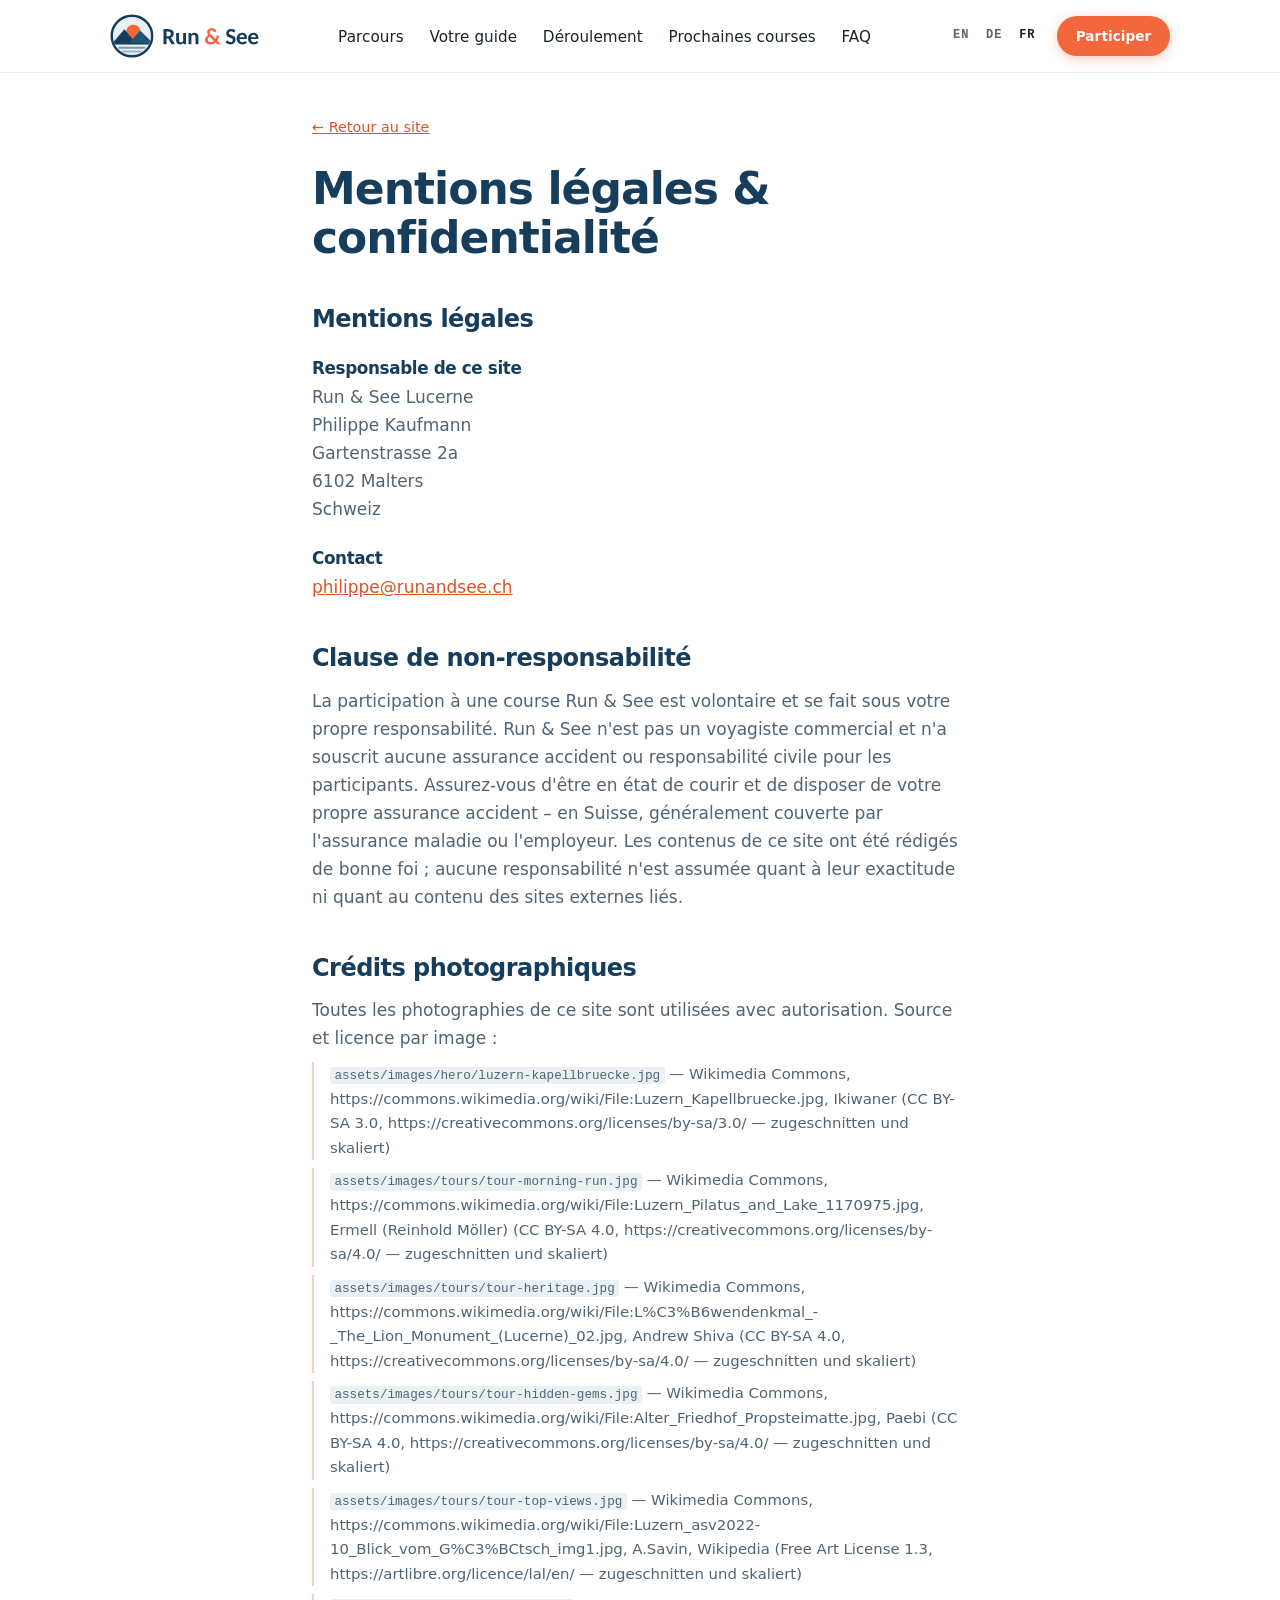
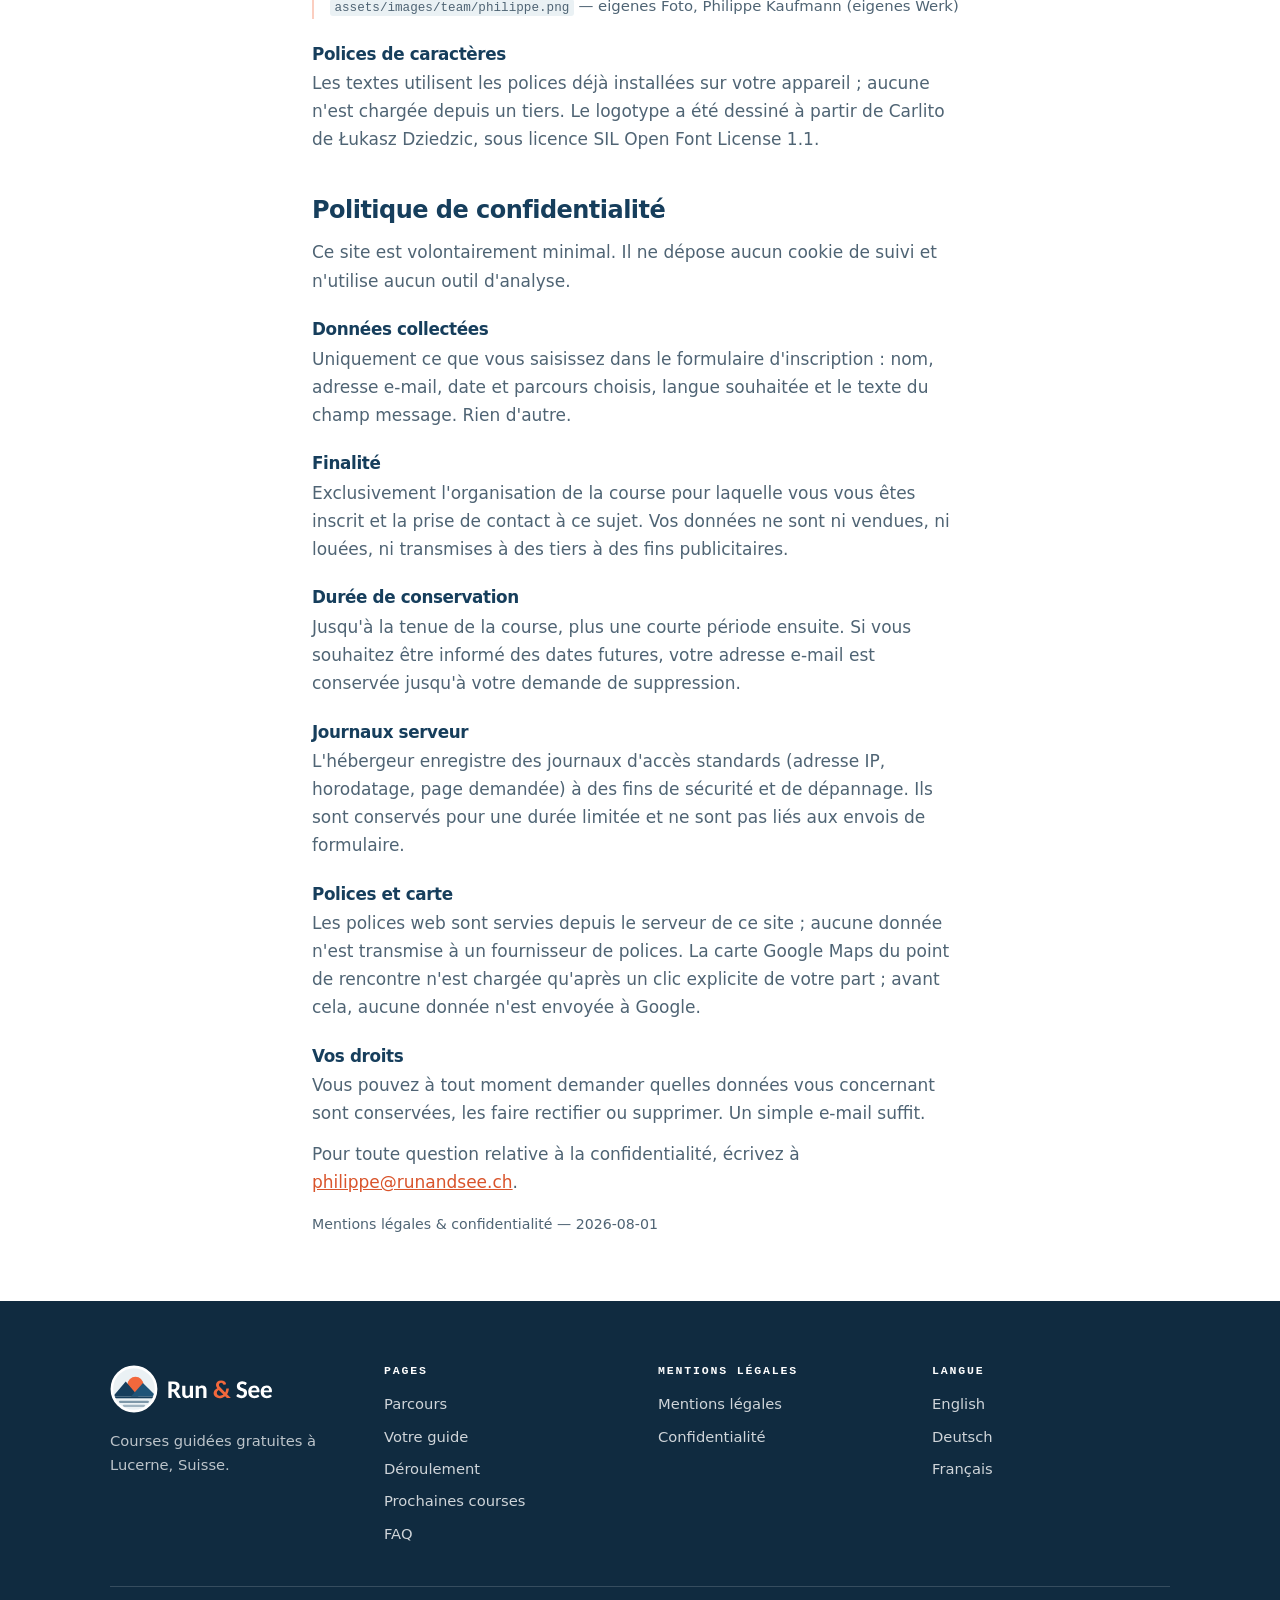
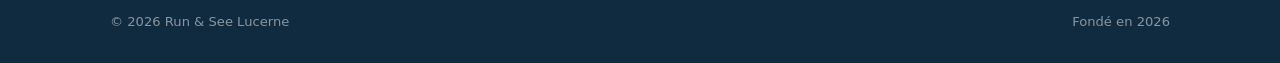
<file: fr/legal.html>
<!DOCTYPE html>
<html lang="fr">
<head>
  <meta charset="utf-8" />
  <meta name="viewport" content="width=device-width, initial-scale=1" />
  <title>Mentions légales &amp; confidentialité | Run &amp; See Lucerne</title>
  <meta name="description" content="Mentions légales et politique de confidentialité de Run &amp; See Lucerne." />
  <meta name="robots" content="index, follow, max-image-preview:large" />

  <link rel="canonical" href="https://www.runandsee.ch/fr/legal.html" />
  <link rel="alternate" hreflang="en" href="https://www.runandsee.ch/legal.html" />
  <link rel="alternate" hreflang="de" href="https://www.runandsee.ch/de/legal.html" />
  <link rel="alternate" hreflang="fr" href="https://www.runandsee.ch/fr/legal.html" />
  <link rel="alternate" hreflang="x-default" href="https://www.runandsee.ch/legal.html" />

  <meta property="og:type" content="website" />
  <meta property="og:site_name" content="Run &amp; See Lucerne" />
  <meta property="og:locale" content="fr_CH" />
  <meta property="og:url" content="https://www.runandsee.ch/fr/legal.html" />
  <meta property="og:title" content="Mentions légales &amp; confidentialité | Run &amp; See Lucerne" />
  <meta property="og:description" content="Mentions légales et politique de confidentialité de Run &amp; See Lucerne." />
  <meta property="og:image" content="https://www.runandsee.ch/assets/images/hero/luzern-kapellbruecke.jpg" />
  <meta property="og:image:width" content="1920" />
  <meta property="og:image:height" content="1080" />
  <meta property="og:image:alt" content="Le Pont de la Chapelle et la Tour d&#x27;eau sur la Reuss à Lucerne, les Alpes en arrière-plan" />
  <meta name="twitter:card" content="summary_large_image" />
  <meta name="twitter:image" content="https://www.runandsee.ch/assets/images/hero/luzern-kapellbruecke.jpg" />
  <meta name="twitter:image:alt" content="Le Pont de la Chapelle et la Tour d&#x27;eau sur la Reuss à Lucerne, les Alpes en arrière-plan" />

  <meta name="author" content="Run &amp; See Lucerne" />
  <meta name="geo.region" content="CH-LU" />
  <meta name="geo.placename" content="Luzern" />
  <meta name="geo.position" content="47.05174;8.30772" />
  <meta name="ICBM" content="47.05174, 8.30772" />

  <link rel="icon" type="image/svg+xml" href="../assets/logos/horizont-mark.svg" />
  <meta name="theme-color" content="#163e5c" />

  <style>
/* ==========================================================================
   Run & See Lucerne — Basis-Stylesheet (Struktur, Layout, Komponenten)
   Enthält KEINE Farbwerte und keine Schriftnamen. Alles über Custom
   Properties, die das jeweilige Theme in src/themes/<name>.css setzt.
   build.py fügt Theme + Basis zusammen und bettet das Ergebnis ein.
   ========================================================================== */

*, *::before, *::after { box-sizing: border-box; }
* { margin: 0; padding: 0; }

html {
  scroll-behavior: smooth;
  scroll-padding-top: calc(var(--nav-h) + 12px);
  -webkit-text-size-adjust: 100%;
}

body {
  font-family: var(--font-body);
  background: var(--bg);
  color: var(--ink);
  line-height: 1.65;
  font-size: 1.0625rem;
  -webkit-font-smoothing: antialiased;
  overflow-x: hidden;
}

img, picture, svg, iframe { display: block; max-width: 100%; }
img { height: auto; }

h1, h2, h3, h4 {
  font-family: var(--font-display);
  color: var(--heading);
  line-height: var(--h-leading);
  font-weight: var(--h-weight);
  letter-spacing: var(--h-tracking);
  text-transform: var(--h-transform);
}

a { color: var(--link); }

:focus-visible {
  outline: 3px solid var(--focus);
  outline-offset: 3px;
  border-radius: 3px;
}

.wrap {
  width: 100%;
  max-width: var(--wrap);
  margin-inline: auto;
  padding-inline: clamp(1.25rem, 5vw, 2.5rem);
}

section { padding-block: var(--section-pad); position: relative; }
section.alt { background: var(--surface-alt); }
#hero { padding: 0; }

.section-head { max-width: 46rem; margin-bottom: clamp(2rem, 4vw, 3rem); }
.section-head h2 { font-size: var(--h2-size); }
.section-head p { margin-top: 0.9rem; color: var(--ink-soft); font-size: 1.0625rem; }

.rule { width: var(--rule-w); height: var(--rule-h); background: var(--accent); margin-bottom: 1.35rem; }

.eyebrow {
  font-family: var(--font-mono);
  font-size: 0.75rem;
  letter-spacing: 0.18em;
  text-transform: uppercase;
  font-weight: 600;
  color: var(--accent-ink);
  margin-bottom: 0.55rem;
}

/* ── Skip link ─────────────────────────────────────────────────────────── */
.skip-link {
  position: absolute; left: -9999px; top: 0; z-index: 2000;
  background: var(--heading); color: var(--on-dark);
  padding: 0.75rem 1.25rem; text-decoration: none;
}
.skip-link:focus { left: 0; }

/* ── Buttons ───────────────────────────────────────────────────────────── */
.btn {
  display: inline-flex; align-items: center; justify-content: center; gap: 0.55rem;
  font: inherit;
  font-family: var(--font-ui);
  font-weight: var(--btn-weight);
  font-size: var(--btn-size);
  letter-spacing: var(--btn-tracking);
  text-transform: var(--btn-transform);
  padding: var(--btn-pad);
  border-radius: var(--btn-radius);
  border: var(--btn-border) solid transparent;
  text-decoration: none; cursor: pointer;
  transition: transform 0.18s ease, background 0.2s ease, color 0.2s ease,
              box-shadow 0.2s ease, border-color 0.2s ease;
}
.btn svg { width: 1em; height: 1em; transition: transform 0.22s ease; }
.btn:hover svg { transform: translateX(3px); }
.btn:hover { transform: translateY(-2px); }
.btn:active { transform: translateY(0); }

.btn-primary { background: var(--accent); color: var(--on-accent); box-shadow: var(--shadow-btn); }
.btn-primary:hover { background: var(--accent-hover); }
.btn-primary:disabled { opacity: 0.6; cursor: progress; transform: none; }

.btn-ghost { background: transparent; color: var(--on-dark); border-color: var(--on-dark-line); }
.btn-ghost:hover { background: var(--on-dark-wash); }

.btn-outline { background: transparent; color: var(--accent-ink); border-color: var(--accent); }
.btn-outline:hover { background: var(--accent-tint); }

/* ── Navbar ────────────────────────────────────────────────────────────── */
#navbar {
  position: fixed; inset: 0 0 auto 0; z-index: 1000; height: var(--nav-h);
  display: flex; align-items: center;
  transition: background 0.25s ease, box-shadow 0.25s ease, height 0.25s ease;
}
#navbar .wrap { display: flex; align-items: center; justify-content: space-between; gap: 1rem; }
#navbar.scrolled {
  background: var(--nav-bg-scrolled);
  backdrop-filter: blur(12px);
  box-shadow: var(--nav-shadow);
}

.nav-logo { display: flex; align-items: center; text-decoration: none; flex-shrink: 0; }
.nav-logo img { height: var(--logo-h); width: auto; }
.logo-dark { display: none; }
#navbar.scrolled .logo-light { display: none; }
#navbar.scrolled .logo-dark { display: block; }

.nav-links { display: flex; align-items: center; gap: 1.6rem; list-style: none; }
.nav-links a {
  position: relative;
  font-family: var(--font-ui);
  color: var(--on-dark); text-decoration: none;
  font-size: var(--nav-size); font-weight: 500;
  letter-spacing: var(--nav-tracking); text-transform: var(--nav-transform);
  padding-block: 0.4rem;
  text-shadow: var(--on-image-shadow);
}
.nav-links a::after {
  content: ""; position: absolute; left: 0; right: 0; bottom: 0;
  height: 2px; background: var(--accent);
  transform: scaleX(0); transform-origin: left;
  transition: transform 0.25s ease;
}
.nav-links a:hover::after, .nav-links a.active::after { transform: scaleX(1); }
#navbar.scrolled .nav-links a { color: var(--ink); text-shadow: none; }

.nav-right { display: flex; align-items: center; gap: 0.9rem; flex-shrink: 0; }

.lang-switch { display: flex; align-items: center; gap: 0.15rem; }
.lang-switch a {
  font-family: var(--font-mono);
  font-size: 0.75rem; font-weight: 600; letter-spacing: 0.08em;
  text-decoration: none; color: var(--on-dark); opacity: 0.7;
  padding: 0.3rem 0.45rem; border-radius: var(--radius-sm);
  text-shadow: var(--on-image-shadow);
  transition: opacity 0.2s ease, background 0.2s ease;
}
#navbar.scrolled .lang-switch a { color: var(--ink); text-shadow: none; }
.lang-switch a:hover { opacity: 1; }
.lang-switch a[aria-current="true"] { opacity: 1; background: var(--on-dark-wash); }
#navbar.scrolled .lang-switch a[aria-current="true"] { background: var(--accent-tint); color: var(--accent-ink); }

.nav-cta { display: none; }

.hamburger {
  display: none; background: none; border: 0; cursor: pointer;
  width: 42px; height: 42px; padding: 9px; border-radius: var(--radius-sm);
}
.hamburger span {
  display: block; height: 2px; background: var(--on-dark); border-radius: 2px;
  transition: transform 0.25s ease, opacity 0.2s ease, background 0.25s ease;
}
.hamburger span + span { margin-top: 5px; }
#navbar.scrolled .hamburger span { background: var(--ink); }
.hamburger[aria-expanded="true"] span:nth-child(1) { transform: translateY(7px) rotate(45deg); }
.hamburger[aria-expanded="true"] span:nth-child(2) { opacity: 0; }
.hamburger[aria-expanded="true"] span:nth-child(3) { transform: translateY(-7px) rotate(-45deg); }

@media (min-width: 981px) {
  .nav-cta { display: inline-flex; padding: 0.5rem 1.1rem; font-size: 0.85rem; }
}
@media (max-width: 980px) {
  .hamburger { display: block; }
  .nav-links {
    position: fixed; inset: var(--nav-h) 0 auto 0;
    flex-direction: column; align-items: stretch; gap: 0;
    background: var(--surface); border-bottom: 1px solid var(--line);
    box-shadow: var(--shadow-md);
    padding: 0.5rem 0 1rem;
    /* visibility zusätzlich, damit nichts hervorlugt und die Links im
       geschlossenen Zustand nicht per Tab erreichbar sind */
    transform: translateY(-101%); visibility: hidden;
    transition: transform 0.3s cubic-bezier(0.4, 0, 0.2, 1), visibility 0s linear 0.3s;
  }
  .nav-links.open { transform: translateY(0); visibility: visible; transition-delay: 0s, 0s; }
  .nav-links a {
    display: block;                     /* volle Zeilenbreite statt Textbreite */
    color: var(--ink) !important; text-shadow: none;
    padding: 0.9rem clamp(1.25rem, 5vw, 2.5rem);
    border-bottom: 1px solid var(--line);
  }
  .nav-links li:last-child a { border-bottom: 0; }
  .nav-links a::after { display: none; }
  /* Solange das Menü offen ist, braucht die Leiste einen deckenden Grund */
  #navbar.menu-open { background: var(--surface); box-shadow: var(--nav-shadow); }
  #navbar.menu-open .nav-logo .logo-light { display: none; }
  #navbar.menu-open .nav-logo .logo-dark { display: block; }
  #navbar.menu-open .lang-switch a { color: var(--ink); text-shadow: none; }
  #navbar.menu-open .hamburger span { background: var(--ink); }
}

/* ── Hero ──────────────────────────────────────────────────────────────── */
#hero {
  position: relative; min-height: min(92svh, 820px);
  display: flex; align-items: flex-end;
  color: var(--on-dark); isolation: isolate; overflow: hidden;
}
.hero-media { position: absolute; inset: 0; z-index: -2; }
.hero-media img { width: 100%; height: 100%; object-fit: cover; object-position: center 45%; }
.hero-media::after { content: ""; position: absolute; inset: 0; background: var(--hero-scrim); }
.hero-inner { padding-block: clamp(6rem, 14vw, 8rem) clamp(3.5rem, 8vw, 5rem); max-width: 46rem; position: relative; }

.hero-badge {
  display: inline-flex; align-items: center; gap: 0.5rem;
  font-family: var(--font-mono);
  background: var(--on-dark-wash); border: 1px solid var(--on-dark-line);
  backdrop-filter: blur(6px);
  padding: 0.4rem 1rem; border-radius: var(--badge-radius);
  font-size: 0.75rem; font-weight: 600; letter-spacing: 0.12em; text-transform: uppercase;
  margin-bottom: 1.5rem;
}
.hero-badge .dot {
  width: 7px; height: 7px; border-radius: 50%; background: var(--accent);
  animation: pulse 2.4s ease-in-out infinite;
}
@keyframes pulse { 0%, 100% { opacity: 1; transform: scale(1); } 50% { opacity: 0.45; transform: scale(0.8); } }

#hero h1 { color: var(--on-dark); font-size: var(--h1-size); text-shadow: var(--on-image-shadow-lg); }
#hero h1 .line { display: block; overflow: hidden; }
#hero h1 .line > span { display: block; }
.hero-lead {
  margin-top: 1.3rem; font-size: clamp(1.05rem, 2.2vw, 1.3rem);
  color: var(--on-dark-soft); text-shadow: var(--on-image-shadow); max-width: 38rem;
}
.hero-actions { margin-top: 2.2rem; display: flex; flex-wrap: wrap; gap: 0.85rem; }
.hero-cue {
  position: absolute; left: 50%; bottom: 1.5rem; translate: -50% 0;
  width: 26px; height: 26px; opacity: 0.7;
  animation: cue 2.6s ease-in-out infinite;
}
.hero-cue svg { width: 100%; height: 100%; stroke: var(--on-dark); }
@keyframes cue { 0%, 100% { transform: translateY(0); } 50% { transform: translateY(7px); } }

/* ── Kennzahlenband ────────────────────────────────────────────────────── */
.stats { background: var(--stats-bg); color: var(--stats-ink); padding-block: clamp(2rem, 4vw, 2.75rem); }
.stats-grid { display: grid; gap: 1.5rem; grid-template-columns: repeat(auto-fit, minmax(140px, 1fr)); text-align: center; }
.stat b {
  display: block; font-family: var(--font-display);
  font-size: clamp(2rem, 5vw, 3rem); line-height: 1;
  font-weight: var(--h-weight); letter-spacing: var(--h-tracking);
  color: var(--stats-num);
}
.stat > span {
  display: block; margin-top: 0.45rem; font-family: var(--font-mono);
  font-size: 0.72rem; letter-spacing: 0.14em; text-transform: uppercase; opacity: 0.75;
}
.stat b .unit { font-size: 0.5em; margin-left: 0.15em; vertical-align: 0.35em; }

/* ── Value props ───────────────────────────────────────────────────────── */
.value-grid { display: grid; gap: clamp(1.5rem, 3vw, 2.25rem); grid-template-columns: repeat(auto-fit, minmax(230px, 1fr)); }
.value-item h3 { font-size: 1.2rem; margin-bottom: 0.5rem; }
.value-item p { color: var(--ink-soft); font-size: 0.97rem; }
.value-icon {
  width: 46px; height: 46px; border-radius: var(--icon-radius);
  background: var(--accent-tint); color: var(--accent-ink);
  display: grid; place-items: center; margin-bottom: 1rem;
  transition: transform 0.25s ease, background 0.25s ease;
}
.value-item:hover .value-icon { transform: translateY(-3px); background: var(--accent); color: var(--on-accent); }
.value-icon svg { width: 22px; height: 22px; }

/* ── Touren-Karussell ──────────────────────────────────────────────────── */
.carousel { position: relative; }
.carousel-track {
  display: grid; grid-auto-flow: column;
  /* feste Spaltenbreite, damit die Karten NICHT zusammenschrumpfen —
     nur so entsteht überhaupt ein scrollbares Karussell.
     Die Werte sind so gewählt, dass die nächste Karte immer angeschnitten
     sichtbar bleibt — sonst wirkt das Karussell wie eine vollständige Liste. */
  grid-auto-columns: min(82%, 330px);
  gap: 1.5rem;
  overflow-x: auto; overscroll-behavior-x: contain;
  scroll-snap-type: x mandatory;
  padding-block: 0.5rem 1.25rem;
  scrollbar-width: none;
}
.carousel-track::-webkit-scrollbar { display: none; }
@media (min-width: 700px)  { .carousel-track { grid-auto-columns: calc(46% - 0.75rem); } }
@media (min-width: 1000px) { .carousel-track { grid-auto-columns: calc(31% - 1rem); } }

/* Ab dieser Breite passen alle vier Touren nebeneinander — dann ist auf den
   ersten Blick sichtbar, wie viele es sind, und das Karussell entfällt. */
@media (min-width: 1180px) {
  #tours > .wrap { max-width: 1300px; }
  #tours .carousel-track {
    grid-auto-columns: minmax(0, 1fr);
    overflow-x: visible; scroll-snap-type: none;
    gap: 1.4rem; padding-bottom: 0;
  }
  /* Höhere Spezifität als die .carousel-controls-Regel weiter unten */
  #tours .carousel-controls { display: none; }
}

.tour-card {
  scroll-snap-align: start;
  background: var(--card-bg); border: var(--card-border);
  border-radius: var(--radius); overflow: hidden;
  display: flex; flex-direction: column;
  box-shadow: var(--shadow-sm);
  transition: transform 0.28s ease, box-shadow 0.28s ease;
}
.tour-card:hover { transform: translateY(-5px); box-shadow: var(--shadow-md); }
.tour-media { position: relative; overflow: hidden; }
.tour-media img { width: 100%; aspect-ratio: 4 / 3; object-fit: cover; transition: transform 0.7s cubic-bezier(0.2, 0.7, 0.3, 1); }
.tour-card:hover .tour-media img { transform: scale(1.06); }
.tour-index {
  position: absolute; top: 0.85rem; left: 0.85rem;
  font-family: var(--font-mono); font-size: 0.7rem; letter-spacing: 0.1em;
  background: var(--index-bg); color: var(--index-ink);
  padding: 0.25rem 0.6rem; border-radius: var(--badge-radius);
  backdrop-filter: blur(6px);
}
.tour-body { padding: 1.4rem 1.4rem 1.6rem; display: flex; flex-direction: column; flex: 1; }
.tour-card h3 { font-size: 1.3rem; }
.tour-tagline { color: var(--accent-ink); font-family: var(--font-mono); font-size: 0.78rem; letter-spacing: 0.06em; text-transform: uppercase; margin-top: 0.45rem; }
.tour-desc { margin-top: 0.9rem; font-size: 0.95rem; color: var(--ink-soft); flex: 1; }

.badge {
  align-self: flex-start; font-family: var(--font-mono);
  font-size: 0.68rem; font-weight: 700; letter-spacing: 0.1em; text-transform: uppercase;
  padding: 0.3rem 0.7rem; border-radius: var(--badge-radius); margin-bottom: 0.8rem;
}
.badge-green  { background: var(--green-bg); color: var(--green); }
.badge-orange { background: var(--amber-bg); color: var(--amber); }
.badge-red    { background: var(--rust-bg);  color: var(--rust); }

.tour-facts { margin-top: 1.15rem; border-top: 1px solid var(--line); padding-top: 0.95rem; display: grid; gap: 0.45rem; }
.tour-fact { display: flex; gap: 0.6rem; align-items: baseline; font-size: 0.87rem; }
.tour-fact dt { color: var(--ink-soft); min-width: 5.5rem; flex-shrink: 0; font-family: var(--font-mono); font-size: 0.75rem; letter-spacing: 0.06em; text-transform: uppercase; }
.tour-fact dd { font-weight: 600; color: var(--heading); }
.tour-fact .alt { font-weight: 400; color: var(--ink-soft); }

.carousel-controls { display: flex; align-items: center; justify-content: space-between; gap: 1rem; margin-top: 0.5rem; }
.carousel-nav { display: flex; align-items: center; gap: 1rem; }
.carousel-count { font-family: var(--font-mono); font-size: 0.8rem; letter-spacing: 0.06em; color: var(--ink-soft); }
.carousel-count b { color: var(--heading); font-size: 1rem; }
.carousel-count span { margin-left: 0.15rem; }
.carousel-dots { display: flex; gap: 0.4rem; }
.carousel-dots button {
  width: 28px; height: 4px; border: 0; padding: 0; cursor: pointer;
  background: var(--line-strong); border-radius: 2px;
  transition: background 0.25s ease, width 0.25s ease;
}
.carousel-dots button[aria-current="true"] { background: var(--accent); width: 44px; }
.carousel-arrows { display: flex; gap: 0.5rem; }
.carousel-arrows button {
  width: 42px; height: 42px; border-radius: var(--btn-radius);
  border: 1.5px solid var(--line-strong); background: transparent; color: var(--heading);
  display: grid; place-items: center; cursor: pointer;
  transition: background 0.2s ease, border-color 0.2s ease, color 0.2s ease, opacity 0.2s ease;
}
.carousel-arrows button:hover:not(:disabled) { background: var(--accent); border-color: var(--accent); color: var(--on-accent); }
.carousel-arrows button:disabled { opacity: 0.3; cursor: default; }
.carousel-arrows svg { width: 17px; height: 17px; }

/* ── Ablauf mit Verbindungslinie ───────────────────────────────────────── */
.steps-wrap { position: relative; }
.steps-line { position: absolute; inset: 1.15rem 0 auto 0; height: 2px; pointer-events: none; display: none; }
@media (min-width: 860px) { .steps-line { display: block; } }
.steps-line svg { width: 100%; height: 2px; overflow: visible; }
.steps-line path { stroke: var(--accent); stroke-width: 2; stroke-dasharray: 7 7; fill: none; stroke-dashoffset: var(--dash, 2000); transition: stroke-dashoffset 1.8s ease-out; }
.steps { display: grid; gap: 1.75rem; grid-template-columns: repeat(auto-fit, minmax(210px, 1fr)); counter-reset: step; position: relative; }
.step { padding-top: 3.4rem; position: relative; }
.step::before {
  counter-increment: step; content: counter(step, decimal-leading-zero);
  position: absolute; top: 0; left: 0;
  width: 2.35rem; height: 2.35rem; border-radius: var(--step-radius);
  background: var(--step-bg); color: var(--step-ink);
  display: grid; place-items: center;
  font-family: var(--font-mono); font-size: 0.8rem; font-weight: 700;
}
.step h3 { font-size: 1.08rem; margin-bottom: 0.4rem; }
.step p { font-size: 0.95rem; color: var(--ink-soft); }

/* ── Runs + Formular ───────────────────────────────────────────────────── */
.join-layout { display: grid; gap: clamp(2rem, 4vw, 3.5rem); grid-template-columns: 1fr; }
@media (min-width: 920px) { .join-layout { grid-template-columns: 0.85fr 1.15fr; align-items: start; } }

.countdown { background: var(--dark-panel); color: var(--on-dark); border-radius: var(--radius); padding: 1.6rem; margin-bottom: 1.5rem; }
.countdown-label { font-family: var(--font-mono); font-size: 0.7rem; letter-spacing: 0.16em; text-transform: uppercase; opacity: 0.7; }
.countdown-run { font-family: var(--font-display); font-size: 1.35rem; margin-top: 0.4rem; letter-spacing: var(--h-tracking); }
.countdown-clock { display: flex; gap: 1.4rem; margin-top: 1.1rem; }
.countdown-clock div { text-align: center; }
.countdown-clock b { display: block; font-family: var(--font-display); font-size: 2rem; line-height: 1; color: var(--accent); }
.countdown-clock span { font-family: var(--font-mono); font-size: 0.65rem; letter-spacing: 0.12em; text-transform: uppercase; opacity: 0.7; }

.run-list { display: grid; gap: 0.75rem; }
.run-item {
  background: var(--card-bg); border: var(--card-border); border-left: 3px solid var(--accent);
  border-radius: var(--radius-sm); padding: 0.95rem 1.15rem;
  display: flex; justify-content: space-between; align-items: center; gap: 1rem; flex-wrap: wrap;
  transition: transform 0.2s ease, border-left-width 0.2s ease;
}
.run-item:hover { transform: translateX(3px); }
.run-when { font-weight: 600; color: var(--heading); }
.run-what { font-size: 0.87rem; color: var(--ink-soft); }
.run-time { font-family: var(--font-display); font-size: 1.2rem; color: var(--accent-ink); background: var(--accent-tint); border-radius: var(--radius-sm); padding: 0.2rem 0.7rem; }

.run-note { font-size: 0.87rem; color: var(--ink-soft); margin-top: 0.85rem; line-height: 1.5; }
.run-empty { background: var(--card-bg); border: 1px dashed var(--line-strong); border-radius: var(--radius); padding: 1.7rem; }
.run-empty h3 { font-size: 1.15rem; margin-bottom: 0.5rem; }
.run-empty p { font-size: 0.95rem; color: var(--ink-soft); }

.form-card { background: var(--card-bg); border: var(--card-border); border-radius: var(--radius); padding: clamp(1.4rem, 3vw, 2.25rem); box-shadow: var(--shadow-sm); }
.form-card h3 { font-size: 1.35rem; margin-bottom: 1.3rem; }

.field { margin-bottom: 1.1rem; }
.field-row { display: grid; gap: 1.1rem; grid-template-columns: 1fr; }
@media (min-width: 560px) { .field-row { grid-template-columns: 1fr 1fr; } }
.field label, .fieldset-label {
  display: block; font-family: var(--font-mono);
  font-size: 0.72rem; font-weight: 600; letter-spacing: 0.1em; text-transform: uppercase;
  color: var(--heading); margin-bottom: 0.45rem;
}
.field input, .field select, .field textarea {
  width: 100%; font: inherit; font-size: 0.97rem; color: var(--ink);
  padding: 0.72rem 0.9rem;
  border: 1px solid var(--line-strong); border-radius: var(--radius-sm);
  background: var(--input-bg);
  transition: border-color 0.18s ease, box-shadow 0.18s ease;
}
.field textarea { min-height: 110px; resize: vertical; }
.field input:focus, .field select:focus, .field textarea:focus {
  border-color: var(--accent); box-shadow: 0 0 0 3px var(--accent-tint); outline: none;
}
.chip-row { display: flex; flex-wrap: wrap; gap: 0.5rem; }
.chip input { position: absolute; opacity: 0; pointer-events: none; }
.chip span {
  display: inline-block; cursor: pointer;
  border: 1px solid var(--line-strong); border-radius: var(--btn-radius);
  padding: 0.42rem 0.95rem; font-size: 0.88rem;
  transition: all 0.18s ease;
}
.chip span:hover { border-color: var(--accent); }
.chip input:checked + span { background: var(--accent); color: var(--on-accent); border-color: var(--accent); }
.chip input:focus-visible + span { outline: 3px solid var(--focus); outline-offset: 2px; }

.consent { display: flex; gap: 0.6rem; align-items: flex-start; font-size: 0.86rem; color: var(--ink-soft); margin-bottom: 1.2rem; }
.consent input { margin-top: 0.28rem; flex-shrink: 0; width: 1rem; height: 1rem; accent-color: var(--accent); }
.required-note { font-size: 0.78rem; color: var(--ink-soft); margin-top: 0.9rem; }

.form-status { margin-top: 1rem; padding: 0.9rem 1.1rem; border-radius: var(--radius-sm); font-size: 0.92rem; display: none; }
.form-status.ok   { display: block; background: var(--green-bg); color: var(--green); }
.form-status.fail { display: block; background: var(--rust-bg);  color: var(--rust); }
.hp { position: absolute; width: 1px; height: 1px; overflow: hidden; clip-path: inset(50%); white-space: nowrap; }

/* ── Gut zu wissen ─────────────────────────────────────────────────────── */
.know-grid { display: grid; gap: 1.5rem; grid-template-columns: 1fr; }
.know-item { border-left: 2px solid var(--accent-line); padding-left: 1.15rem; transition: border-color 0.25s ease; }
.know-item:hover { border-left-color: var(--accent); }
.know-item h4 { font-size: 1.03rem; margin-bottom: 0.35rem; }
.know-item p { font-size: 0.93rem; color: var(--ink-soft); }

/* ── Ablauf: Treffpunkt und Hinweise nebeneinander ────────────────────── */
.practical {
  margin-top: clamp(2.5rem, 5vw, 3.5rem);
  display: grid; gap: clamp(1.75rem, 4vw, 3rem);
  grid-template-columns: 1fr; align-items: start;
}
@media (min-width: 900px) { .practical { grid-template-columns: 1.1fr 0.9fr; } }

.subhead {
  font-family: var(--font-mono); font-size: 0.75rem; font-weight: 600;
  letter-spacing: 0.16em; text-transform: uppercase;
  color: var(--accent-ink); margin-bottom: 0.9rem;
}
.meet-address { color: var(--ink-soft); margin-bottom: 1.1rem; font-size: 0.97rem; }
.meet-address strong {
  display: block; font-family: var(--font-display); font-size: 1.35rem;
  color: var(--heading); margin-bottom: 0.25rem; letter-spacing: var(--h-tracking);
}
.map-shell { position: relative; aspect-ratio: 16 / 10; border-radius: var(--radius); overflow: hidden; border: var(--card-border); background: var(--surface); }
.map-shell iframe { width: 100%; height: 100%; border: 0; }
.map-consent { position: absolute; inset: 0; display: grid; place-content: center; text-align: center; gap: 0.55rem; padding: 1.75rem; background: var(--surface); }
.map-consent h4 { font-size: 1.02rem; }
.map-consent p { font-size: 0.86rem; color: var(--ink-soft); max-width: 28rem; }
.map-consent .btn { justify-self: center; margin-top: 0.3rem; }

/* ── Guide ─────────────────────────────────────────────────────────────── */
.about-layout { display: grid; gap: clamp(1.75rem, 4vw, 3rem); grid-template-columns: 1fr; align-items: start; }
@media (min-width: 780px) { .about-layout { grid-template-columns: 270px 1fr; } }
.about-photo-wrap { position: relative; }
.about-photo { border-radius: var(--photo-radius); box-shadow: var(--shadow-sm); width: 100%; }
.about-layout h3 { font-size: clamp(1.5rem, 3vw, 2rem); margin-bottom: 0.9rem; }
.about-layout p + p { margin-top: 0.9rem; }
.about-layout p { color: var(--ink-soft); }
.about-meta { margin-top: 1.5rem; font-size: 0.9rem; color: var(--ink-soft); }
.about-meta b { color: var(--heading); }
.ig-link {
  display: inline-flex; align-items: center; gap: 0.5rem; margin-top: 1.4rem;
  font-family: var(--font-ui); font-weight: 600; font-size: 0.92rem;
  color: var(--accent-ink); text-decoration: none;
  border-bottom: 1.5px solid var(--accent-line); padding-bottom: 2px;
  transition: border-color 0.2s ease;
}
.ig-link:hover { border-bottom-color: var(--accent); }
.ig-link svg { width: 17px; height: 17px; }

/* ── FAQ ───────────────────────────────────────────────────────────────── */
.faq-list { max-width: 52rem; border-top: 1px solid var(--line); }
.faq-item { border-bottom: 1px solid var(--line); }
.faq-item summary {
  list-style: none; cursor: pointer; padding: 1.2rem 2.5rem 1.2rem 0; position: relative;
  font-weight: 600; color: var(--heading); font-size: 1.02rem;
  transition: color 0.2s ease;
}
.faq-item summary::-webkit-details-marker { display: none; }
.faq-item summary::after {
  content: ""; position: absolute; right: 0.5rem; top: 50%;
  width: 10px; height: 10px; margin-top: -6px;
  border-right: 2px solid var(--accent); border-bottom: 2px solid var(--accent);
  transform: rotate(45deg); transition: transform 0.25s ease;
}
.faq-item[open] summary::after { transform: rotate(-135deg); margin-top: -2px; }
.faq-item summary:hover { color: var(--accent-ink); }
.faq-answer-wrap { display: grid; grid-template-rows: 0fr; transition: grid-template-rows 0.3s ease; }
.faq-item[open] .faq-answer-wrap { grid-template-rows: 1fr; }
.faq-answer { overflow: hidden; }
.faq-answer p { padding: 0 2.5rem 1.4rem 0; color: var(--ink-soft); font-size: 0.97rem; }

/* ── Sticky CTA (mobil) ────────────────────────────────────────────────── */
.sticky-cta {
  position: fixed; left: 0; right: 0; bottom: 0; z-index: 900;
  background: var(--surface); border-top: 1px solid var(--line);
  padding: 0.7rem clamp(1rem, 5vw, 1.5rem);
  display: flex; align-items: center; justify-content: space-between; gap: 1rem;
  transform: translateY(110%); transition: transform 0.3s ease;
  box-shadow: 0 -4px 20px rgb(0 0 0 / 0.08);
}
.sticky-cta.show { transform: translateY(0); }
.sticky-cta-text { font-family: var(--font-mono); font-size: 0.72rem; letter-spacing: 0.1em; text-transform: uppercase; color: var(--ink-soft); }
.sticky-cta .btn { padding: 0.6rem 1.2rem; font-size: 0.85rem; }
@media (min-width: 981px) { .sticky-cta { display: none; } }

/* ── Footer ────────────────────────────────────────────────────────────── */
footer { background: var(--footer-bg); color: var(--footer-ink); padding-block: clamp(2.75rem, 6vw, 4rem) 2rem; font-size: 0.92rem; }
.footer-grid { display: grid; gap: 2.25rem; grid-template-columns: repeat(auto-fit, minmax(180px, 1fr)); }
.footer-brand img { height: 48px; width: auto; margin-bottom: 1rem; }
.footer-brand p { max-width: 22rem; }
footer h4 { color: var(--footer-head); font-family: var(--font-mono); font-size: 0.72rem; letter-spacing: 0.16em; text-transform: uppercase; margin-bottom: 0.9rem; font-weight: 600; }
footer ul { list-style: none; display: grid; gap: 0.5rem; }
footer a { color: var(--footer-link); text-decoration: none; transition: color 0.2s ease; }
footer a:hover { color: var(--footer-head); text-decoration: underline; text-underline-offset: 3px; }
.footer-bottom {
  margin-top: 2.5rem; padding-top: 1.5rem; border-top: 1px solid var(--footer-line);
  display: flex; flex-wrap: wrap; gap: 0.75rem 1.5rem; justify-content: space-between;
  font-size: 0.82rem; color: var(--footer-muted);
}

/* ── Rechtsseite ───────────────────────────────────────────────────────── */
.legal-page main { padding-top: calc(var(--nav-h) + 2.5rem); padding-bottom: 4rem; background: var(--surface); }
.legal-body { max-width: 46rem; }
.legal-body h1 { font-size: clamp(2rem, 5vw, 2.75rem); margin-bottom: 2rem; }
.legal-body h2 { font-size: 1.5rem; margin-top: 2.75rem; margin-bottom: 0.9rem; }
.legal-body h3 { font-size: 1.05rem; margin-top: 1.6rem; margin-bottom: 0.35rem; }
.legal-body p, .legal-body address { color: var(--ink-soft); font-style: normal; }
.legal-body p + p { margin-top: 0.8rem; }
.legal-back { display: inline-block; margin-bottom: 1.5rem; font-size: 0.9rem; }
.legal-page #navbar { background: var(--surface); box-shadow: 0 1px 0 var(--line); }
.legal-page #navbar .nav-links a, .legal-page #navbar .lang-switch a { color: var(--ink); text-shadow: none; }
.legal-page #navbar .hamburger span { background: var(--ink); }
.legal-page .logo-light { display: none; }
.legal-page .logo-dark { display: block; }

/* ── Scroll-Reveal ─────────────────────────────────────────────────────── */
.reveal { opacity: 0; transform: translateY(18px); transition: opacity 0.65s ease, transform 0.65s cubic-bezier(0.2, 0.7, 0.3, 1); }
.reveal.in { opacity: 1; transform: none; }
.reveal-d1 { transition-delay: 0.09s; }
.reveal-d2 { transition-delay: 0.18s; }
.reveal-d3 { transition-delay: 0.27s; }

/* ── Bewegung reduzieren ───────────────────────────────────────────────── */
@media (prefers-reduced-motion: reduce) {
  html { scroll-behavior: auto; }
  *, *::before, *::after {
    animation-duration: 0.01ms !important; animation-iteration-count: 1 !important;
    transition-duration: 0.01ms !important; scroll-behavior: auto !important;
  }
  .reveal { opacity: 1; transform: none; }
  .btn:hover, .tour-card:hover, .run-item:hover { transform: none; }
  .hero-cue { animation: none; }
  .hero-media img { animation: none !important; }
}

/* ── Bildnachweis im Impressum ─────────────────────────────────────────── */
.legal-body .credits { list-style: none; display: grid; gap: 0.5rem; margin-top: 0.6rem; }
.legal-body .credits li { color: var(--ink-soft); font-size: 0.93rem; padding-left: 1rem; border-left: 2px solid var(--accent-line); }
.legal-body code { font-family: var(--font-mono); font-size: 0.85em; background: var(--surface-alt); padding: 0.1em 0.35em; border-radius: 3px; }

/* ==========================================================================
   THEME 01 — HORIZONT
   Weiterentwicklung der Logo-Option „Horizont" (Sonne, Berge, Spiegelung).
   Ruhig, warm, weich gerundet. Navy als Fundament, Orange als Sonne,
   Eisblau als Wasser. Grosszügiger Weissraum, Verläufe statt harter Kanten.
   ========================================================================== */

:root {
  /* Markenfarben aus der Logo-Vorlage */
  --navy:        #163e5c;
  --navy-deep:   #102b40;
  --navy-mid:    #1f5478;
  --sun:         #f2683c;
  --sun-deep:    #d9542b;
  --ice:         #eaf1f4;
  --ice-deep:    #d7e4ea;
  --sand:        #fbf9f5;

  /* Flächen */
  --bg:          var(--sand);
  --surface:     #ffffff;
  --surface-alt: var(--ice);
  --card-bg:     #ffffff;
  --card-border: 1px solid rgb(22 62 92 / 0.09);
  --input-bg:    #ffffff;
  --dark-panel:  linear-gradient(150deg, var(--navy) 0%, var(--navy-deep) 100%);

  /* Text */
  --ink:         #17242e;
  --ink-soft:    #4f6474;
  --heading:     var(--navy);
  --link:        var(--sun-deep);

  /* Akzent */
  --accent:       var(--sun);
  --accent-hover: var(--sun-deep);
  --accent-ink:   var(--sun-deep);
  --accent-tint:  rgb(242 104 60 / 0.12);
  --accent-line:  rgb(242 104 60 / 0.32);
  --on-accent:    #ffffff;
  --focus:        var(--navy-mid);

  /* Auf Bild / dunklem Grund */
  --on-dark:       #ffffff;
  --on-dark-soft:  rgb(255 255 255 / 0.93);
  --on-dark-muted: rgb(255 255 255 / 0.72);
  --on-dark-line:  rgb(255 255 255 / 0.42);
  --on-dark-wash:  rgb(255 255 255 / 0.16);
  --on-image-shadow:    0 1px 14px rgb(16 43 64 / 0.42);
  --on-image-shadow-lg: 0 2px 30px rgb(16 43 64 / 0.42);
  --hero-scrim: linear-gradient(180deg,
                  rgb(16 43 64 / 0.60) 0%,
                  rgb(16 43 64 / 0.28) 40%,
                  rgb(16 43 64 / 0.55) 74%,
                  rgb(16 43 64 / 0.92) 100%);

  /* Linien */
  --line:        rgb(22 62 92 / 0.11);
  --line-strong: rgb(22 62 92 / 0.2);

  /* Statusfarben */
  --green: #24704a;  --green-bg: rgb(36 112 74 / 0.11);
  --amber: #9c6413;  --amber-bg: rgb(156 100 19 / 0.13);
  --rust:  #a83a25;  --rust-bg:  rgb(168 58 37 / 0.11);

  /* Typografie
     Space Grotesk aus der Logo-Vorlage lässt sich nur selbst gehostet
     einbinden. Bis dahin: geometrisch wirkende Systemschriften. */
  --font-display: "Avenir Next", Avenir, "Segoe UI Variable Display", "Segoe UI",
                  system-ui, -apple-system, "Helvetica Neue", Arial, sans-serif;
  --font-body:    "Avenir Next", Avenir, "Segoe UI", system-ui, -apple-system,
                  "Helvetica Neue", Arial, sans-serif;
  --font-ui:      var(--font-body);
  --font-mono:    ui-monospace, "SF Mono", "Cascadia Mono", "Segoe UI Mono",
                  "Roboto Mono", Menlo, Consolas, monospace;

  --h-leading:   1.12;
  --h-weight:    700;
  --h-tracking:  -0.022em;
  --h-transform: none;
  --h1-size: clamp(2.5rem, 7.5vw, 4.6rem);
  --h2-size: clamp(1.9rem, 4.6vw, 2.9rem);

  /* Formen — Horizont ist rund */
  --radius:        18px;
  --radius-sm:     10px;
  --badge-radius:  999px;
  --icon-radius:   14px;
  --step-radius:   50%;
  --photo-radius:  20px;
  --btn-radius:    999px;

  /* Buttons */
  --btn-weight:    600;
  --btn-size:      0.95rem;
  --btn-tracking:  0.005em;
  --btn-transform: none;
  --btn-pad:       0.88rem 1.7rem;
  --btn-border:    1.5px;

  /* Navigation */
  --nav-h:          72px;
  --logo-h:         44px;
  --nav-size:       0.95rem;
  --nav-tracking:   0.005em;
  --nav-transform:  none;
  --nav-bg-scrolled: #fbf9f5;
  --nav-shadow:     0 1px 0 var(--line), 0 8px 28px rgb(22 62 92 / 0.07);

  /* Bänder */
  --stats-bg:  var(--ice);
  --stats-ink: var(--navy);
  --stats-num: var(--navy);
  --step-bg:  var(--navy);
  --step-ink: #ffffff;
  --index-bg:  rgb(16 43 64 / 0.62);
  --index-ink: #ffffff;

  /* Footer */
  --footer-bg:    var(--navy-deep);
  --footer-ink:   rgb(255 255 255 / 0.72);
  --footer-head:  #ffffff;
  --footer-link:  rgb(255 255 255 / 0.8);
  --footer-line:  rgb(255 255 255 / 0.16);
  --footer-muted: rgb(255 255 255 / 0.5);

  /* Raster */
  --wrap: 1140px;
  --section-pad: clamp(3.75rem, 8.5vw, 6.5rem);
  --rule-w: 0; --rule-h: 0;

  --shadow-sm: 0 1px 3px rgb(22 62 92 / 0.06), 0 8px 24px rgb(22 62 92 / 0.06);
  --shadow-md: 0 6px 16px rgb(22 62 92 / 0.09), 0 24px 56px rgb(22 62 92 / 0.11);
  --shadow-btn: 0 3px 12px rgb(242 104 60 / 0.32);
}

/* ── Sonnen-Berg-Motiv statt Strich als Sektionsmarke ─────────────────── */
.rule {
  width: 44px; height: 22px; background: none; position: relative; margin-bottom: 1.5rem;
}
.rule::before {
  content: ""; position: absolute; left: 13px; top: 0;
  width: 15px; height: 15px; border-radius: 50%; background: var(--sun);
}
.rule::after {
  content: ""; position: absolute; left: 0; bottom: 0;
  width: 0; height: 0;
  border-left: 22px solid transparent; border-right: 22px solid transparent;
  border-bottom: 15px solid var(--navy);
}

/* ── Hero: sehr langsamer Zoom, weicher Horizont-Verlauf unten ────────── */
.hero-media img { animation: horizont-zoom 26s ease-out forwards; }
@keyframes horizont-zoom { from { transform: scale(1.07); } to { transform: scale(1); } }

#hero::after {
  content: ""; position: absolute; left: 0; right: 0; bottom: 0; height: 130px;
  background: linear-gradient(180deg, transparent, var(--sand));
  pointer-events: none; z-index: -1;
}

.hero-badge { border-radius: 999px; }

/* ── Weiche Wellenlinie als Sektionsübergang ──────────────────────────── */
.wave { display: block; width: 100%; height: 46px; }
.wave path { fill: var(--surface-alt); }
.wave.to-surface path { fill: var(--surface); }
.wave.to-bg path { fill: var(--bg); }

/* ── Kennzahlen: Eisblau mit feiner Trennung ──────────────────────────── */
.stats { border-block: 1px solid rgb(22 62 92 / 0.08); }
.stat b { color: var(--navy); }
.stat b .unit { color: var(--sun); }

/* ── Karten: sanfte Rundung, Bild oben abgerundet ─────────────────────── */
.tour-card { border-radius: var(--radius); }
.tour-media { border-radius: var(--radius) var(--radius) 0 0; }

/* ── Ablauf: Kreise mit Ring ──────────────────────────────────────────── */
.step::before { box-shadow: 0 0 0 5px rgb(22 62 92 / 0.08); }

/* ── Formularkarte leicht angehoben ───────────────────────────────────── */
.form-card { box-shadow: var(--shadow-md); }

  </style>

</head>
<body class="legal-page">
<a class="skip-link" href="#main">Aller au contenu principal</a>
<nav id="navbar" aria-label="Navigation principale">
  <div class="wrap">
    <a class="nav-logo" href="index.html" aria-label="Run &amp; See Lucerne">
      <img class="logo-light" src="../assets/logos/horizont-lockup-light.svg" alt="Run &amp; See Lucerne"
           width="223" height="64" />
      <img class="logo-dark" src="../assets/logos/horizont-lockup-dark.svg" alt="" aria-hidden="true"
           width="223" height="64" />
    </a>
    <ul class="nav-links" id="navLinks">
        <li><a href="index.html#tours">Parcours</a></li>
        <li><a href="index.html#about">Votre guide</a></li>
        <li><a href="index.html#how">Déroulement</a></li>
        <li><a href="index.html#join">Prochaines courses</a></li>
        <li><a href="index.html#faq">FAQ</a></li>
    </ul>
    <div class="nav-right">
      <div class="lang-switch" role="group" aria-label="Choisir la langue">
          <a href="../legal.html" hreflang="en" lang="en">EN</a>
          <a href="../de/legal.html" hreflang="de" lang="de">DE</a>
          <a href="legal.html" hreflang="fr" lang="fr" aria-current="true">FR</a>
      </div>
      <a class="btn btn-primary nav-cta" href="index.html#join">Participer</a>
      <button class="hamburger" id="hamburger" type="button"
              aria-label="Ouvrir le menu" aria-controls="navLinks" aria-expanded="false">
        <span></span><span></span><span></span>
      </button>
    </div>
  </div>
</nav>
<main id="main">
  <div class="wrap legal-body">
    <a class="legal-back" href="index.html">&larr; Retour au site</a>
    <h1>Mentions légales &amp; confidentialité</h1>

    <h2 id="imprint">Mentions légales</h2>
    <h3>Responsable de ce site</h3>
    <address>
      Run &amp; See Lucerne<br />
      Philippe Kaufmann<br />
      Gartenstrasse 2a<br />
      6102 Malters<br />
      Schweiz
    </address>
    <h3>Contact</h3>
    <p><a href="mailto:philippe@runandsee.ch">philippe@runandsee.ch</a></p>

    <h2>Clause de non-responsabilité</h2>
    <p>La participation à une course Run &amp; See est volontaire et se fait sous votre propre responsabilité. Run &amp; See n&#x27;est pas un voyagiste commercial et n&#x27;a souscrit aucune assurance accident ou responsabilité civile pour les participants. Assurez-vous d&#x27;être en état de courir et de disposer de votre propre assurance accident – en Suisse, généralement couverte par l&#x27;assurance maladie ou l&#x27;employeur. Les contenus de ce site ont été rédigés de bonne foi ; aucune responsabilité n&#x27;est assumée quant à leur exactitude ni quant au contenu des sites externes liés.</p>


    <h2 id="credits">Crédits photographiques</h2>
    <p>Toutes les photographies de ce site sont utilisées avec autorisation. Source et licence par image :</p>
    <ul class="credits">
      <li><code>assets/images/hero/luzern-kapellbruecke.jpg</code> — Wikimedia Commons, https://commons.wikimedia.org/wiki/File:Luzern_Kapellbruecke.jpg, Ikiwaner (CC BY-SA 3.0, https://creativecommons.org/licenses/by-sa/3.0/ — zugeschnitten und skaliert)</li>
      <li><code>assets/images/tours/tour-morning-run.jpg</code> — Wikimedia Commons, https://commons.wikimedia.org/wiki/File:Luzern_Pilatus_and_Lake_1170975.jpg, Ermell (Reinhold Möller) (CC BY-SA 4.0, https://creativecommons.org/licenses/by-sa/4.0/ — zugeschnitten und skaliert)</li>
      <li><code>assets/images/tours/tour-heritage.jpg</code> — Wikimedia Commons, https://commons.wikimedia.org/wiki/File:L%C3%B6wendenkmal_-_The_Lion_Monument_(Lucerne)_02.jpg, Andrew Shiva (CC BY-SA 4.0, https://creativecommons.org/licenses/by-sa/4.0/ — zugeschnitten und skaliert)</li>
      <li><code>assets/images/tours/tour-hidden-gems.jpg</code> — Wikimedia Commons, https://commons.wikimedia.org/wiki/File:Alter_Friedhof_Propsteimatte.jpg, Paebi (CC BY-SA 4.0, https://creativecommons.org/licenses/by-sa/4.0/ — zugeschnitten und skaliert)</li>
      <li><code>assets/images/tours/tour-top-views.jpg</code> — Wikimedia Commons, https://commons.wikimedia.org/wiki/File:Luzern_asv2022-10_Blick_vom_G%C3%BCtsch_img1.jpg, A.Savin, Wikipedia (Free Art License 1.3, https://artlibre.org/licence/lal/en/ — zugeschnitten und skaliert)</li>
      <li><code>assets/images/team/philippe.png</code> — eigenes Foto, Philippe Kaufmann (eigenes Werk)</li>
    </ul>

    <h3>Polices de caractères</h3>
    <p>Les textes utilisent les polices déjà installées sur votre appareil ; aucune n&#x27;est chargée depuis un tiers. Le logotype a été dessiné à partir de Carlito de Łukasz Dziedzic, sous licence SIL Open Font License 1.1.</p>

    <h2 id="privacy">Politique de confidentialité</h2>
    <p>Ce site est volontairement minimal. Il ne dépose aucun cookie de suivi et n&#x27;utilise aucun outil d&#x27;analyse.</p>
    <h3>Données collectées</h3>
    <p>Uniquement ce que vous saisissez dans le formulaire d&#x27;inscription : nom, adresse e-mail, date et parcours choisis, langue souhaitée et le texte du champ message. Rien d&#x27;autre.</p>
    <h3>Finalité</h3>
    <p>Exclusivement l&#x27;organisation de la course pour laquelle vous vous êtes inscrit et la prise de contact à ce sujet. Vos données ne sont ni vendues, ni louées, ni transmises à des tiers à des fins publicitaires.</p>
    <h3>Durée de conservation</h3>
    <p>Jusqu&#x27;à la tenue de la course, plus une courte période ensuite. Si vous souhaitez être informé des dates futures, votre adresse e-mail est conservée jusqu&#x27;à votre demande de suppression.</p>
    <h3>Journaux serveur</h3>
    <p>L&#x27;hébergeur enregistre des journaux d&#x27;accès standards (adresse IP, horodatage, page demandée) à des fins de sécurité et de dépannage. Ils sont conservés pour une durée limitée et ne sont pas liés aux envois de formulaire.</p>
    <h3>Polices et carte</h3>
    <p>Les polices web sont servies depuis le serveur de ce site ; aucune donnée n&#x27;est transmise à un fournisseur de polices. La carte Google Maps du point de rencontre n&#x27;est chargée qu&#x27;après un clic explicite de votre part ; avant cela, aucune donnée n&#x27;est envoyée à Google.</p>
    <h3>Vos droits</h3>
    <p>Vous pouvez à tout moment demander quelles données vous concernant sont conservées, les faire rectifier ou supprimer. Un simple e-mail suffit.</p>
    <p>Pour toute question relative à la confidentialité, écrivez à <a href="mailto:philippe@runandsee.ch">philippe@runandsee.ch</a>.</p>
    <p><small>Mentions légales &amp; confidentialité — 2026-08-01</small></p>
  </div>
</main>
<footer>
  <div class="wrap">
    <div class="footer-grid">
      <div class="footer-brand">
        <img src="../assets/logos/horizont-lockup-light.svg" alt="Run &amp; See Lucerne"
             width="223" height="64" />
        <p>Courses guidées gratuites à Lucerne, Suisse.</p>
      </div>
      <div>
        <h4>Pages</h4>
        <ul>
        <li><a href="index.html#tours">Parcours</a></li>
        <li><a href="index.html#about">Votre guide</a></li>
        <li><a href="index.html#how">Déroulement</a></li>
        <li><a href="index.html#join">Prochaines courses</a></li>
        <li><a href="index.html#faq">FAQ</a></li>
        </ul>
      </div>
      <div>
        <h4>Mentions légales</h4>
        <ul>
          <li><a href="legal.html#imprint">Mentions légales</a></li>
          <li><a href="legal.html#privacy">Confidentialité</a></li>
        </ul>
      </div>
      <div>
        <h4>Langue</h4>
        <ul>
        <li><a href="../index.html" hreflang="en">English</a></li>
        <li><a href="../de/index.html" hreflang="de">Deutsch</a></li>
        <li><a href="../fr/index.html" hreflang="fr">Français</a></li>
        </ul>
      </div>
    </div>
    <div class="footer-bottom">
      <span>&copy; 2026 Run &amp; See Lucerne</span>
      <span>Fondé en 2026</span>
    </div>
  </div>
</footer>
<script>
(function () {
  "use strict";
  var CFG = {"provider": "mailto", "endpoint": "TODO_https://formspree.io/f/xxxxxxx", "email": "philippe@runandsee.ch", "runs": [], "labels": {"cd": "Prochaine course dans", "d": "jours", "h": "h", "m": "min"}, "msgSuccess": "Merci ! Votre demande est partie. Je vous réponds personnellement dans la journée.", "msgError": "Une erreur s'est produite. Écrivez-moi directement à", "msgSending": "Envoi…", "msgSubmit": "Envoyer la demande", "brand": "Run & See Lucerne"};

  /* ── Navbar: Scroll-Zustand ────────────────────────────────────────── */
  var navbar = document.getElementById("navbar");
  function onScroll() {
    navbar.classList.toggle("scrolled", window.scrollY > 40);
  }
  if (navbar && !document.body.classList.contains("legal-page")) {
    onScroll();
    window.addEventListener("scroll", onScroll, { passive: true });
  }

  /* ── Mobile-Menü ───────────────────────────────────────────────────── */
  var burger = document.getElementById("hamburger");
  var links = document.getElementById("navLinks");
  if (burger && links) {
    var setMenu = function (open) {
      links.classList.toggle("open", open);
      if (navbar) navbar.classList.toggle("menu-open", open);
      burger.setAttribute("aria-expanded", open ? "true" : "false");
    };
    burger.addEventListener("click", function () {
      setMenu(!links.classList.contains("open"));
    });
    links.querySelectorAll("a").forEach(function (a) {
      a.addEventListener("click", function () { setMenu(false); });
    });
    document.addEventListener("keydown", function (e) {
      if (e.key === "Escape" && links.classList.contains("open")) {
        setMenu(false);
        burger.focus();
      }
    });
  }

  /* ── Karte erst nach Klick laden (kein Google-Request vorher) ──────── */
  var mapBtn = document.getElementById("mapLoad");
  if (mapBtn) {
    mapBtn.addEventListener("click", function () {
      var shell = document.getElementById("mapShell");
      var consent = document.getElementById("mapConsent");
      var frame = document.createElement("iframe");
      frame.src = shell.getAttribute("data-src");
      frame.loading = "lazy";
      frame.title = "Google Maps";
      frame.setAttribute("referrerpolicy", "no-referrer-when-downgrade");
      frame.setAttribute("allowfullscreen", "");
      shell.appendChild(frame);
      if (consent) consent.remove();
    });
  }

  /* ── Countdown bis zum nächsten Run ────────────────────────────────── */
  var cd = document.getElementById("countdown");
  if (cd && CFG.runs.length) {
    var next = null;
    var now = new Date();
    for (var i = 0; i < CFG.runs.length; i++) {
      var r = CFG.runs[i];
      // Datum und Zeit einzeln zerlegen. Ein zusammengesetzter String wird
      // nicht von jedem Browser gleich geparst; kommt dabei ein ungueltiges
      // Datum heraus, rechnet der Countdown mit NaN weiter.
      var dp = String(r.date || "").split("-");
      var tp = String(r.time || "00:00").split(":");
      if (dp.length < 3) { continue; }
      var when = new Date(+dp[0], +dp[1] - 1, +dp[2], +tp[0] || 0, +tp[1] || 0, 0, 0);
      if (!isFinite(when.getTime())) { continue; }
      if (when > now) { next = { when: when, label: r.label }; break; }
    }
    if (next) {
      cd.hidden = false;
      document.getElementById("countdown-label").textContent = CFG.labels.cd;
      document.getElementById("countdown-run").textContent = next.label;
      var clock = document.getElementById("countdown-clock");
      var tick = function () {
        var diff = next.when.getTime() - Date.now();
        if (!isFinite(diff) || diff <= 0) { cd.hidden = true; return; }
        var d = Math.floor(diff / 86400000);
        var h = Math.floor((diff % 86400000) / 3600000);
        var m = Math.floor((diff % 3600000) / 60000);
        clock.innerHTML =
          "<div><b>" + d + "</b><span>" + CFG.labels.d + "</span></div>" +
          "<div><b>" + h + "</b><span>" + CFG.labels.h + "</span></div>" +
          "<div><b>" + m + "</b><span>" + CFG.labels.m + "</span></div>";
      };
      tick();
      setInterval(tick, 30000);
    }
  }

  /* ── Scroll-Reveal ─────────────────────────────────────────────────── */
  var reduced = window.matchMedia("(prefers-reduced-motion: reduce)").matches;
  var reveals = document.querySelectorAll(".reveal");
  if (reduced || !("IntersectionObserver" in window)) {
    reveals.forEach(function (el) { el.classList.add("in"); });
  } else {
    var ro = new IntersectionObserver(function (entries) {
      entries.forEach(function (e) {
        if (e.isIntersecting) { e.target.classList.add("in"); ro.unobserve(e.target); }
      });
    }, { rootMargin: "0px 0px -8% 0px", threshold: 0.12 });
    reveals.forEach(function (el) { ro.observe(el); });
  }

  /* ── Zahlen hochzählen ─────────────────────────────────────────────── */
  document.querySelectorAll(".count").forEach(function (el) {
    var target = parseInt(el.getAttribute("data-to"), 10) || 0;
    if (reduced || !("IntersectionObserver" in window)) { el.textContent = target; return; }
    var seen = false;
    var io = new IntersectionObserver(function (entries) {
      entries.forEach(function (e) {
        if (!e.isIntersecting || seen) return;
        seen = true; io.disconnect();
        var start = performance.now(), dur = 1100;
        var step = function (now) {
          var p = Math.min((now - start) / dur, 1);
          el.textContent = Math.round(target * (1 - Math.pow(1 - p, 3)));
          if (p < 1) requestAnimationFrame(step);
        };
        requestAnimationFrame(step);
      });
    }, { threshold: 0.6 });
    io.observe(el);
  });

  /* ── Verbindungslinie im Ablauf zeichnen ───────────────────────────── */
  var lineWrap = document.getElementById("stepsLine");
  if (lineWrap) {
    var path = lineWrap.querySelector("path");
    var len = 1000;
    path.style.setProperty("--dash", len);
    path.style.strokeDashoffset = reduced ? 0 : len;
    if (!reduced && "IntersectionObserver" in window) {
      var lo = new IntersectionObserver(function (entries) {
        entries.forEach(function (e) {
          if (e.isIntersecting) { path.style.strokeDashoffset = 0; lo.disconnect(); }
        });
      }, { threshold: 0.3 });
      lo.observe(lineWrap);
    }
  }

  /* ── Touren-Karussell ──────────────────────────────────────────────── */
  var track = document.getElementById("tourTrack");
  if (track) {
    var cards = Array.prototype.slice.call(track.children);
    var dots = Array.prototype.slice.call(document.querySelectorAll("#tourDots button"));
    var prev = document.getElementById("tourPrev");
    var next = document.getElementById("tourNext");

    var nearestIndex = function () {
      var best = 0, bestDist = Infinity;
      cards.forEach(function (c, i) {
        var d = Math.abs(c.offsetLeft - track.scrollLeft);
        if (d < bestDist) { bestDist = d; best = i; }
      });
      return best;
    };
    var goTo = function (i) {
      i = Math.max(0, Math.min(cards.length - 1, i));
      track.scrollTo({ left: cards[i].offsetLeft, behavior: reduced ? "auto" : "smooth" });
    };
    var counter = document.getElementById("tourCurrent");
    var sync = function () {
      var i = nearestIndex();
      dots.forEach(function (d, n) {
        if (n === i) d.setAttribute("aria-current", "true");
        else d.removeAttribute("aria-current");
      });
      if (counter) counter.textContent = ("0" + (i + 1)).slice(-2);
      var atStart = track.scrollLeft <= 2;
      var atEnd = track.scrollLeft + track.clientWidth >= track.scrollWidth - 2;
      prev.disabled = atStart;
      next.disabled = atEnd;
    };

    prev.addEventListener("click", function () { goTo(nearestIndex() - 1); });
    next.addEventListener("click", function () { goTo(nearestIndex() + 1); });
    dots.forEach(function (d) {
      d.addEventListener("click", function () { goTo(parseInt(d.getAttribute("data-go"), 10)); });
    });
    track.addEventListener("keydown", function (e) {
      if (e.key === "ArrowRight") { e.preventDefault(); goTo(nearestIndex() + 1); }
      if (e.key === "ArrowLeft")  { e.preventDefault(); goTo(nearestIndex() - 1); }
    });

    var raf = null;
    track.addEventListener("scroll", function () {
      if (raf) cancelAnimationFrame(raf);
      raf = requestAnimationFrame(sync);
    }, { passive: true });
    window.addEventListener("resize", sync, { passive: true });
    sync();
  }

  /* ── Aktiver Navigationspunkt ──────────────────────────────────────── */
  var navAnchors = Array.prototype.slice.call(
    document.querySelectorAll('.nav-links a[href*="#"]')
  );
  var sectionIds = ["tours", "how", "join", "about", "faq"];
  if (navAnchors.length && "IntersectionObserver" in window) {
    var so = new IntersectionObserver(function (entries) {
      entries.forEach(function (e) {
        if (!e.isIntersecting) return;
        navAnchors.forEach(function (a) {
          a.classList.toggle("active", a.getAttribute("href").indexOf("#" + e.target.id) > -1);
        });
      });
    }, { rootMargin: "-45% 0px -50% 0px" });
    sectionIds.forEach(function (id) {
      var el = document.getElementById(id);
      if (el) so.observe(el);
    });
  }

  /* ── Sticky-CTA auf Mobil ──────────────────────────────────────────── */
  var sticky = document.getElementById("stickyCta");
  var heroEl = document.getElementById("hero");
  var joinEl = document.getElementById("join");
  if (sticky && heroEl) {
    var updateSticky = function () {
      var pastHero = window.scrollY > heroEl.offsetHeight * 0.85;
      var inJoin = joinEl &&
        window.scrollY + window.innerHeight > joinEl.offsetTop + 120 &&
        window.scrollY < joinEl.offsetTop + joinEl.offsetHeight;
      sticky.classList.toggle("show", pastHero && !inJoin);
    };
    updateSticky();
    window.addEventListener("scroll", updateSticky, { passive: true });
  }

  /* ── Anmeldeformular ───────────────────────────────────────────────── */
  var form = document.getElementById("joinForm");
  if (!form) return;
  var status = document.getElementById("formStatus");
  var btn = document.getElementById("submitBtn");

  function show(kind, text) {
    status.className = "form-status " + kind;
    status.textContent = text;
  }

  function collect() {
    var fd = new FormData(form);
    var out = {};
    fd.forEach(function (v, k) { out[k] = v; });
    return out;
  }

  form.addEventListener("submit", function (e) {
    e.preventDefault();
    if (form.company && form.company.value) return;      // Honeypot: stiller Abbruch
    if (!form.reportValidity()) return;

    var data = collect();
    delete data.company;
    data.page = location.href;

    if (CFG.provider === "mailto") {
      var body = Object.keys(data).map(function (k) {
        return k + ": " + data[k];
      }).join("\n");
      window.location.href =
        "mailto:" + CFG.email +
        "?subject=" + encodeURIComponent(CFG.brand + " – " + (data.name || "")) +
        "&body=" + encodeURIComponent(body);
      show("ok", CFG.msgSuccess);
      return;
    }

    btn.disabled = true;
    btn.textContent = CFG.msgSending;

    fetch(CFG.endpoint, {
      method: "POST",
      headers: { "Content-Type": "application/json", Accept: "application/json" },
      body: JSON.stringify(data)
    }).then(function (res) {
      if (!res.ok) throw new Error(res.status);
      form.reset();
      show("ok", CFG.msgSuccess);
    }).catch(function () {
      show("fail", CFG.msgError + " " + CFG.email);
    }).finally(function () {
      btn.disabled = false;
      btn.textContent = CFG.msgSubmit;
    });
  });
})();
</script>
</body>
</html>
</file>
